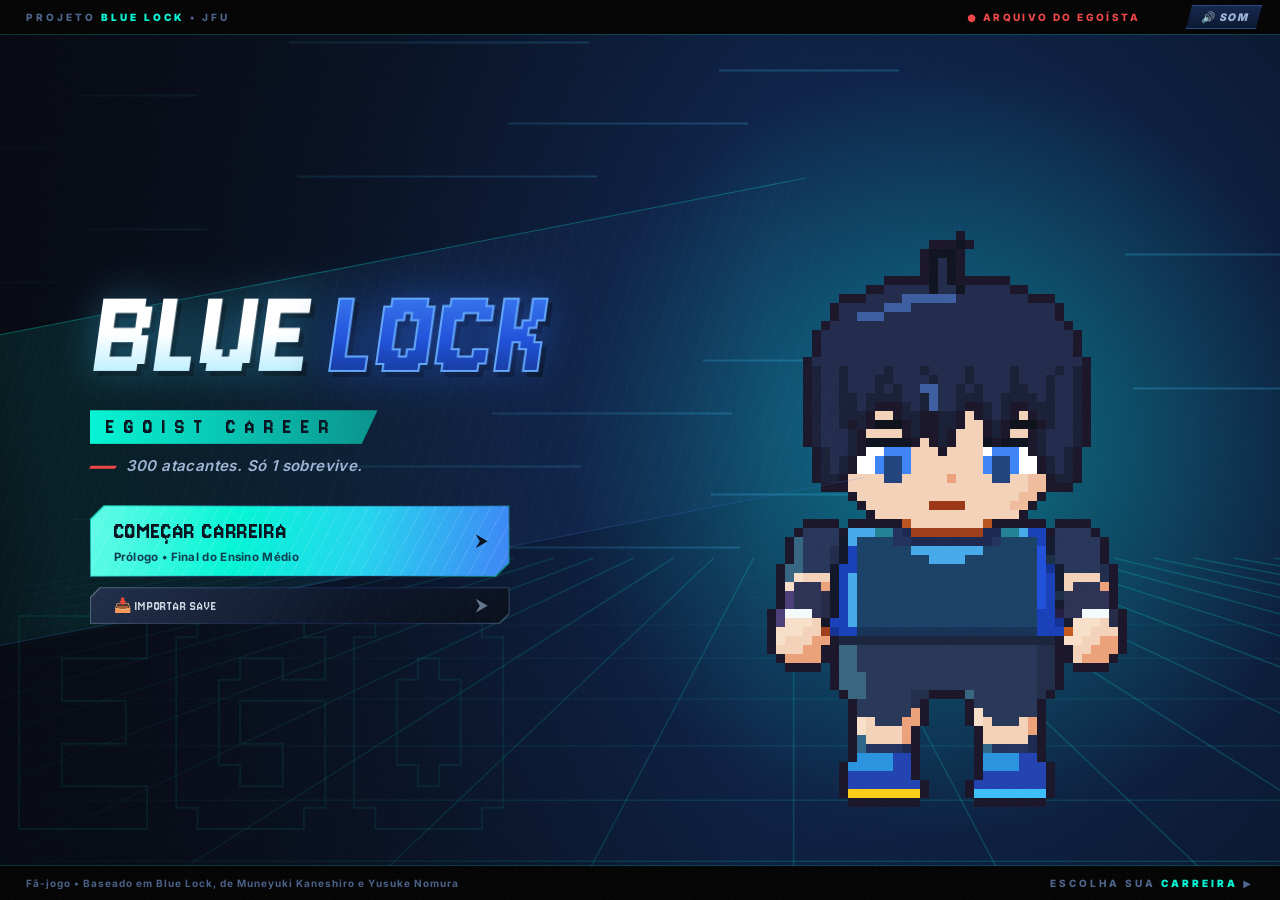
<file: index.html>
<!DOCTYPE html>
<html lang="pt-BR">
<head>
  <meta charset="UTF-8" />
  <meta name="viewport" content="width=device-width, initial-scale=1.0, viewport-fit=cover" />
  <title>BLUE LOCK: Egoist Career</title>
  <!-- App instalável (Android: "Instalar app"; iPhone: Compartilhar → "Adicionar à Tela de Início") -->
  <link rel="manifest" href="manifest.webmanifest">
  <meta name="theme-color" content="#03060f">
  <link rel="icon" type="image/png" href="icons/icon-192.png">
  <link rel="apple-touch-icon" href="icons/apple-touch-icon.png">
  <meta name="apple-mobile-web-app-capable" content="yes">
  <meta name="mobile-web-app-capable" content="yes">
  <meta name="apple-mobile-web-app-status-bar-style" content="black-translucent">
  <meta name="apple-mobile-web-app-title" content="Blue Lock">
  <link rel="stylesheet" href="css/tokens.css">
  <link rel="stylesheet" href="css/componentes.css">
  <link rel="stylesheet" href="css/style.css" />
  <link rel="stylesheet" href="css/atributos.css" />
  <link rel="stylesheet" href="css/ui_shell.css">
  <link rel="stylesheet" href="css/ui_historia.css">
  <link rel="stylesheet" href="css/ui_perfil.css">
  <link rel="stylesheet" href="css/ui_colecao.css">
  <link rel="stylesheet" href="css/ui_time.css">
  <link rel="stylesheet" href="css/mobile_telas.css">
  <link rel="stylesheet" href="css/mobile.css">
  <link rel="stylesheet" href="css/duo.css">
  <link rel="stylesheet" href="css/hub.css">
  <link rel="stylesheet" href="css/save.css">
</head>
<body>

  <!-- ================================================================== -->
  <!-- TELA INICIAL (abre o jogo; o hub de carreira fica atrás dela)      -->
  <!-- ================================================================== -->
  <div id="title-screen" class="title-screen open">
    <canvas id="title-canvas" width="1280" height="720"></canvas>
    <div class="title-content">
      <div class="title-logo">
        <span class="title-logo-blue">BLUE</span><span class="title-logo-lock">LOCK</span>
      </div>
      <div class="title-sub">EGOIST CAREER</div>
      <div class="title-tagline">300 atacantes. Só 1 sobrevive.</div>
      <div id="title-menu" class="title-menu"></div>
    </div>
    <button class="title-mute js-mute-btn" onclick="SFX.toggleMute()">🔊 SOM</button>
    <div class="title-footer">Fã-jogo • Baseado em Blue Lock, de Muneyuki Kaneshiro e Yusuke Nomura</div>
  </div>

  <!-- CRIAR / EDITAR JOGADOR (✏️ na frente do nome): App.openCreator -->
  <div id="creator-screen" class="creator-screen"></div>

  <!-- BARRA DE NAVEGAÇÃO SUPERIOR -->
  <nav class="top-nav-bar">
    <button class="top-tab-btn tab-story active" data-tab="HISTORIA">HISTÓRIA</button>
    <button class="top-tab-btn" data-tab="PROFILE">PERFIL</button>
    <button class="top-tab-btn" data-tab="ESTATISTICAS">ATRIBUTOS</button>
    <button class="top-tab-btn" data-tab="TREINO">TREINOS</button>
    <button class="top-tab-btn" data-tab="ARMAS">ARMAS</button>
    <button class="top-tab-btn tab-fluxo" data-tab="FLUXO">FLUXO</button>
    <button class="top-tab-btn tab-shop" data-tab="LOJA">🛒 LOJA</button>
    <button class="top-tab-btn" data-tab="EQUIPE">EQUIPE</button>
    <button class="top-tab-btn" data-tab="RELACIONAMENTOS">RELAÇÕES</button>
    <button class="top-tab-btn" data-tab="CONQUISTAS">CONQUISTAS</button>
    <button class="top-tab-btn" data-tab="OBJECTIVES">OBJETIVOS</button>
    <button class="top-tab-btn tab-menu js-mute-btn" onclick="SFX.toggleMute()">🔊 SOM</button>
    <button class="top-tab-btn tab-menu-2" onclick="App.openTitleScreen()">☰ MENU</button>
  </nav>

  <!-- SUB-CABEÇALHO DE PERFIL E MOEDAS -->
  <header class="ego-subheader">
    <div class="player-meta-left">
      <button class="pencil-btn" title="Personalizar jogador" onclick="App.openCreator('edit')">✏️</button>
      <span class="player-title-big js-player-name">Yori Triver</span>
      <span class="pos-pill js-player-pos">LW</span>
      <button class="btn-mudar" onclick="App.changePosition()">MUDAR</button>
      <span class="ovr-header-badge js-player-ovr">OVR 147</span>
      <span class="gear-note js-chapter-note"></span>
    </div>
    <div class="currencies-right">
      <div class="currency-item" title="Giros de Arma e Fluxo">
        <span>🎰 GIROS:</span>
        <span class="js-spins" style="color:#00f5d4">5</span>
      </div>
      <div class="currency-item" title="Giros da Sorte (compre na LOJA)">
        <span>🍀 SORTE:</span>
        <span class="js-lucky" style="color:#4ade80">0</span>
      </div>
      <div class="currency-item" title="Pontos de Habilidade para evoluir OVR">
        <span>⚡ SP:</span>
        <span class="js-sp" style="color:#f59e0b">15</span>
      </div>
      <div class="currency-item" title="EgoCoins">
        <span>💠 EGOCOINS:</span>
        <span class="js-egocoins" style="color:#60a5fa">1200</span>
      </div>
    </div>
  </header>

  <main class="main-workspace">

    <!-- ================================================================== -->
    <!-- ABA 0: HISTÓRIA (capítulo atual + linha do tempo da campanha)       -->
    <!-- ================================================================== -->
    <section id="tab-HISTORIA" class="tab-panel active">
      <div id="story-hub"></div>
    </section>

    <!-- ================================================================== -->
    <!-- ABA 1: PERFIL & ARMÁRIO (IGUAL À PRINT 2)                           -->
    <!-- ================================================================== -->
    <section id="tab-PROFILE" class="tab-panel">
      <div class="profile-three-cols">
        <!-- Coluna 1: o seu jogador -->
        <div class="panel-box">
          <div class="viewport-header">
            <span>SEU JOGADOR</span>
            <div class="viewport-btns">
              <button class="active" onclick="App.toggleViewportFacing('front')">FRENTE</button>
              <button onclick="App.toggleViewportFacing('back')">COSTAS</button>
            </div>
          </div>
          <div class="viewport-canvas-wrap">
            <canvas id="profile-viewport-canvas" width="240" height="270"></canvas>
          </div>
          <div class="viewport-footer">
            <div>
              <span class="shirt-num-gold js-shirt-number-preview">#11</span>
              <strong class="js-shirt-name-preview" style="margin-left:8px">TRIVER</strong>
              <div style="font-size:10px; color:#94a3b8">Acessórios e Fluxo aparecem em campo</div>
            </div>
            <button class="btn-mudar" onclick="App.switchTab('ARMAS')">ARMAS ▶</button>
          </div>
        </div>

        <!-- Coluna 2: Armário (acessórios da Print 2) -->
        <div class="panel-box">
          <div class="viewport-header">
            <span>ARMÁRIO</span>
            <span id="locker-owned-count">1 DE 10</span>
          </div>
          <div class="locker-filters-row">
            <button class="locker-filter-btn active" onclick="App.setLockerFilter('ALL', this)">TODOS</button>
            <button class="locker-filter-btn" onclick="App.setLockerFilter('HEAD', this)">CABEÇA</button>
            <button class="locker-filter-btn" onclick="App.setLockerFilter('FACE', this)">ROSTO</button>
            <button class="locker-filter-btn" onclick="App.setLockerFilter('ARM', this)">BRAÇO</button>
            <button class="locker-filter-btn" onclick="App.setLockerFilter('WRIST', this)">PULSO</button>
            <button class="locker-filter-btn" onclick="App.setLockerFilter('HANDS', this)">MÃOS</button>
            <button class="locker-filter-btn" onclick="App.setLockerFilter('BACK', this)">COSTAS</button>
          </div>
          <div id="locker-grid" class="locker-grid"></div>
        </div>

        <!-- Coluna 3: Camisa & aparência -->
        <div class="panel-box">
          <div class="viewport-header"><span>CAMISA & APARÊNCIA</span></div>
          <div style="font-size:11px; color:#94a3b8; margin-bottom:6px">NOME COMPLETO</div>
          <input id="profile-name-input" class="ego-input" style="margin-bottom:12px" value="Yori Triver" oninput="App.updateAppearance('name', this.value)" />

          <div class="shirt-input-row">
            <div>
              <div style="font-size:10px; color:#94a3b8; margin-bottom:4px">NOME NA CAMISA</div>
              <input id="profile-shirt-input" class="ego-input" value="TRIVER" oninput="App.updateAppearance('shirtName', this.value.toUpperCase())" />
            </div>
            <div>
              <div style="font-size:10px; color:#94a3b8; margin-bottom:4px">NÚMERO</div>
              <input id="profile-number-input" class="ego-input" type="number" min="1" max="99" value="11" oninput="App.updateAppearance('number', parseInt(this.value || 11, 10))" />
            </div>
          </div>

          <hr style="border-color:#1e3a6e; margin:14px 0" />
          <div class="viewport-header"><span>VISUAL</span></div>

          <div class="customizer-row">
            <span>Estilo de Cabelo:</span>
            <select id="hair-style-select" class="ego-input" style="width:150px" onchange="App.updateAppearance('hairStyle', this.value)">
              <option value="isagi">Protagonista (Isagi)</option>
              <option value="spiky_tall">Espetado Clássico</option>
              <option value="bachira_bob">Duas Cores (Bachira)</option>
              <option value="rin_fringe">Franja Assassina (Rin)</option>
              <option value="nagi_fluffy">Bagunçado Gênio (Nagi)</option>
              <option value="barou_flame">Labaredas do Rei (Barou)</option>
              <option value="shidou_horns">Explosão (Shidou)</option>
              <option value="kunigami_spike">Espetado Herói (Kunigami)</option>
              <option value="ego_bob">Chanel Reto (Ego)</option>
              <option value="kaiser_gradient">Imperador (Kaiser)</option>
              <option value="parted_glasses">Com Óculos (Yukimiya)</option>
              <option value="chigiri_long">Longo Veloz (Chigiri)</option>
              <option value="sae_spiky">Gênio Espetado (Sae)</option>
              <option value="loki_flattop">Topo Reto (Loki)</option>
              <option value="hugo_wavy">Ondulado (Hugo)</option>
              <option value="reo_bun">Coque (Reo)</option>
            </select>
          </div>
          <div class="customizer-row">
            <span>Cor do Cabelo:</span>
            <input id="hair-color-input" type="color" value="#1b2340" onchange="App.updateAppearance('hairColor', this.value)" />
          </div>
          <div class="customizer-row">
            <span>Mechas / Secundária:</span>
            <input id="hair-secondary-input" type="color" value="#3a5ba0" onchange="App.updateAppearance('hairSecondary', this.value)" />
          </div>
          <div class="customizer-row">
            <span>Cor dos Olhos (Ego):</span>
            <input id="eye-color-input" type="color" value="#3b82f6" onchange="App.updateAppearance('eyeColor', this.value)" />
          </div>

          <div style="margin-top:16px; display:flex; flex-direction:column; gap:8px">
            <button class="btn-play-chapter js-current-chapter-btn-label" style="width:100%; margin:0; font-size:14px" onclick="App.launchChapterMatch()">
              CONTINUAR HISTÓRIA ▶
            </button>
          </div>
        </div>
      </div>
    </section>

    <!-- ================================================================== -->
    <!-- ABA 2: ESTATÍSTICAS & OVERALL (IGUAL À PRINT 3)                    -->
    <!-- ================================================================== -->
    <section id="tab-ESTATISTICAS" class="tab-panel">
      <!-- Visual em css/atributos.css; textos, barras, boneco e radar em App.renderStatsTab -->
      <div id="atr-root" class="atr-root">

        <!-- VITRINE DO JOGADOR: OVR gigante, classificação, boneco com aura e ficha -->
        <div class="atr-showcase atr-frame atr-grain">
          <div class="atr-sc-slash" aria-hidden="true"></div>
          <div class="atr-watermark" id="atr-watermark" aria-hidden="true">11</div>
          <canvas id="stats-viewport-canvas" class="atr-sc-canvas" width="400" height="560"></canvas>
          <div class="atr-letterbox"><span>EGOIST <b>PROFILE</b></span><span>BLUE LOCK</span></div>

          <div class="atr-sc-top">
            <div class="atr-ovr-block">
              <div class="atr-ovr-num" id="atr-ovr-num">0</div>
              <div class="atr-ovr-tag"><span>OVR</span><b class="atr-pos" id="atr-pos">LW</b></div>
            </div>
            <div class="atr-grade">
              <div class="atr-cap">CLASSIFICAÇÃO GERAL</div>
              <div class="atr-emblem" id="atr-emblem"><span id="stats-rank-letter">E</span></div>
              <div class="atr-grade-label" id="atr-rank-label">RANK E</div>
              <div class="atr-grade-ovr" id="stats-rank-ovr">OVR 0</div>
            </div>
          </div>

          <div class="atr-sc-bottom">
            <div class="atr-personality" id="atr-personality">PERSONALIDADE: SAÍDA / EGOÍSTA</div>
            <div class="atr-name-row">
              <span class="atr-number" id="atr-number">#11</span>
              <span class="atr-name" id="atr-name">YORI TRIVER</span>
            </div>
            <div class="atr-info">
              <div><small>ALTURA</small><strong id="atr-height">5' 11"</strong></div>
              <div><small>PÉ DOMINANTE</small><strong id="stats-foot">DIREITA</strong></div>
              <div><small>RANKING BL</small><strong id="atr-blr">—</strong></div>
            </div>
          </div>
        </div>

        <div class="atr-main">
          <div class="atr-top">
            <!-- PONTOS DE HABILIDADE -->
            <div class="atr-sp atr-frame">
              <div class="atr-sp-count">
                <div class="atr-sp-title">Pontos de Habilidade</div>
                <div class="atr-sp-big"><span class="atr-sp-num js-sp" id="atr-sp-num">0</span><span class="atr-sp-unit">SP</span></div>
              </div>
              <div class="atr-sp-ctrl-row">
                <div class="atr-qty">
                  <div class="atr-cap">ADICIONAR QUANTIDADE POR CLIQUE</div>
                  <div class="atr-qty-ctrls">
                    <button class="atr-qbtn" onclick="App.changeSpMultiplier(-1)" title="Diminuir"><span>-</span></button>
                    <div class="atr-qty-display" id="sp-mult-display">1</div>
                    <button class="atr-qbtn" onclick="App.changeSpMultiplier(1)" title="Aumentar"><span>+</span></button>
                    <button class="atr-qbtn atr-max" onclick="App.changeSpMultiplier('MAX')"><span>MÁXIMO</span></button>
                  </div>
                </div>
                <button class="atr-reset" onclick="App.resetSkillPoints()"><span>Redefinir todos os SP - 750 EGOCOIN</span></button>
              </div>
              <p class="atr-sp-hint">
                Clique no botão <strong>+</strong> ao lado de cada atributo abaixo ou vá na aba <strong>TREINOS</strong> para evoluir seu Overall rumo ao World Class!
              </p>
            </div>

            <!-- RADAR (6 eixos que juntam os 12 atributos) -->
            <div class="atr-radar atr-frame">
              <div class="atr-radar-head"><span class="atr-cap">PERFIL DE JOGO</span><span class="atr-radar-scale" id="atr-radar-scale">0–50</span></div>
              <canvas id="atr-radar-cv" width="280" height="160"></canvas>
            </div>
          </div>

          <div class="atr-cats">
            <div class="atr-cat atr-frame" style="--cat:#00f5d4">
              <div class="atr-cat-head"><span class="atr-cat-name">FÍSICO</span><span class="atr-cat-avg"><small>MÉDIA</small><b id="atr-avg-fisico">0</b></span></div>
              <div id="stats-list-fisico" class="atr-list"></div>
            </div>
            <div class="atr-cat atr-frame" style="--cat:#3b82f6">
              <div class="atr-cat-head"><span class="atr-cat-name">TÉCNICA</span><span class="atr-cat-avg"><small>MÉDIA</small><b id="atr-avg-tecnica">0</b></span></div>
              <div id="stats-list-tecnica" class="atr-list"></div>
            </div>
            <div class="atr-cat atr-frame" style="--cat:#a78bfa">
              <div class="atr-cat-head"><span class="atr-cat-name">MENTAL</span><span class="atr-cat-avg"><small>MÉDIA</small><b id="atr-avg-mental">0</b></span></div>
              <div id="stats-list-mental" class="atr-list"></div>
            </div>
          </div>
        </div>
      </div>
    </section>

    <!-- ================================================================== -->
    <!-- ABA 3: ARMAS (SPIN GACHA 7 RARIDADES + SKILLS 1, 2 E 3)            -->
    <!-- ================================================================== -->
    <section id="tab-ARMAS" class="tab-panel">
      <div id="weapon-lock-status"></div>

      <div class="gacha-action-bar">
        <div>
          <h2>ROLETA DE ARMAS</h2>
          <p style="font-size:12px; color:#cbd5e1">
            Raridades: <span style="color:#94a3b8">Comum</span> •
            <span style="color:#22c55e">Incomum</span> •
            <span style="color:#38bdf8">Raro</span> •
            <span style="color:#a855f7">Épico</span> •
            <span style="color:#facc15">Lendário</span> •
            <span style="color:#ef4444">Mítico</span> •
            <span style="color:#00f5d4">World Class (Classe Mundial)</span>
          </p>
        </div>
        <div id="weapon-spin-buttons" style="display:flex; gap:10px; flex-wrap:wrap"></div>
      </div>

      <div class="slots-two-cols">
        <div id="weapon-slot-1-box"></div>
        <div id="weapon-slot-2-box"></div>
      </div>

      <h3 style="margin-bottom:4px">TUDO QUE PODE SAIR NA ROLETA:</h3>
      <p style="font-size:12px; color:#94a3b8; margin-bottom:10px">Você não escolhe e não guarda armas: a que sair é a sua até você girar de novo.</p>
      <div id="weapons-catalog-grid"></div>
    </section>

    <!-- ================================================================== -->
    <!-- ABA 4: FLUXO & EVOLUÇÃO NEL (METAVISION / PREDATOR EYE)            -->
    <!-- ================================================================== -->
    <section id="tab-FLUXO" class="tab-panel">
      <div class="gacha-action-bar" style="border-color:#ef4444">
        <div>
          <h2>FLUXO</h2>
          <p style="font-size:12px; color:#cbd5e1">
            Até a Liga Neo Egoísta você possui 1 Fluxo. Na NEL você libera o 2º Slot de Fluxo e desperta o <strong>Metavision</strong> ou <strong>Predator Eye</strong>!
          </p>
        </div>
        <div id="flow-spin-buttons" style="display:flex; gap:10px; flex-wrap:wrap"></div>
      </div>

      <div id="flow-slots-container" class="slots-two-cols"></div>

      <h3 style="margin:14px 0 8px">👁️ EVOLUÇÕES DESPERTADAS NA LIGA NEO EGOÍSTA (NEL):</h3>
      <div id="nel-evolutions-container" class="stats-three-pillars" style="margin-bottom:18px"></div>

      <h3 style="margin-bottom:4px">TODOS OS FLUXOS QUE PODEM SAIR NA ROLETA:</h3>
      <p style="font-size:12px; color:#94a3b8; margin-bottom:10px">Sem inventário: o fluxo que sair substitui o seu.</p>
      <div id="flows-catalog-grid"></div>
    </section>

    <!-- ================================================================== -->
    <!-- LOJA: giros normais e Giros da Sorte (mais chance de raridade alta) -->
    <!-- ================================================================== -->
    <section id="tab-LOJA" class="tab-panel">
      <div id="shop-box"></div>
    </section>

    <!-- ================================================================== -->
    <!-- ABA 5: TREINOS (ESQUEMA DE TREINO PARA SUBIR OVERALL & QUÍMICA)    -->
    <!-- ================================================================== -->
    <section id="tab-TREINO" class="tab-panel">
      <div class="gacha-action-bar">
        <div>
          <h2>CENTRO DE TREINAMENTO</h2>
          <p style="font-size:12px; color:#cbd5e1">
            Cada treino é um minigame em campo. Ganha atributos de verdade (veja o efeito na aba ATRIBUTOS) e Pontos de Habilidade.
          </p>
        </div>
      </div>
      <div id="training-drills-grid" class="slots-two-cols"></div>
    </section>

    <!-- ================================================================== -->
    <!-- ABA 8: EQUIPE — MOSTRA APENAS A EQUIPE ATUAL DA FASE DA HISTÓRIA   -->
    <!-- ================================================================== -->
    <section id="tab-EQUIPE" class="tab-panel">
      <div class="gacha-action-bar">
        <div>
          <h2 id="current-story-team-title">EQUIPE</h2>
          <p style="font-size:12px; color:#cbd5e1">
            Seu time e o adversário mudam com o capítulo da história.
          </p>
        </div>
      </div>
      <div id="all-characters-grid" class="slots-two-cols"></div>
    </section>

    <!-- ================================================================== -->
    <!-- ABA 9: RELACIONAMENTOS & REAÇÕES QUÍMICAS                          -->
    <!-- ================================================================== -->
    <section id="tab-RELACIONAMENTOS" class="tab-panel">
      <div class="gacha-action-bar">
        <div>
          <h2>RELAÇÕES & REAÇÕES QUÍMICAS</h2>
          <p style="font-size:12px; color:#cbd5e1">
            Suas escolhas nos diálogos mudam a química com cada jogador. Em campo, com a bola, aperte <strong>C</strong>: o parceiro com mais química faz a jogada dele com você.
          </p>
        </div>
      </div>
      <div id="relationships-grid"></div>
    </section>

    <!-- ================================================================== -->
    <!-- ABA 10 & 11: CONQUISTAS & OBJECTIVES                               -->
    <!-- ================================================================== -->
    <section id="tab-CONQUISTAS" class="tab-panel">
      <h2 style="margin-bottom:12px">CONQUISTAS</h2>
      <div id="achievements-grid"></div>
    </section>

    <section id="tab-OBJECTIVES" class="tab-panel">
      <h2 style="margin-bottom:12px">OBJETIVOS</h2>
      <div id="objectives-grid"></div>
    </section>

  </main>

  <!-- ================================================================== -->
  <!-- OVERLAY DE PARTIDA EM TELA TODA (100vw x 100vh FULLSCREEN!)        -->
  <!-- ================================================================== -->
  <div id="fullscreen-match-overlay" class="fullscreen-match-overlay">
    <!-- HUD Superior Flutuante sobre o Campo em Tela Toda -->
    <div class="fullscreen-hud-top">
      <!-- Placar estilo transmissão de TV -->
      <div class="tv-scoreboard">
        <span id="match-home-name" class="tv-team home">BLUE LOCK</span>
        <span id="match-score-display" class="tv-score">0 - 0</span>
        <span id="match-away-name" class="tv-team away">RIVAL</span>
        <span id="match-time-display" class="tv-clock">1:30</span>
      </div>
      <span id="match-target-display" class="tv-goal">META 0/3</span>
      <span class="tv-rating">NOTA <b id="match-rating-display">6.0</b></span>
      <div class="match-bars-wrap">
        <div>
          <div class="meter-label" style="color:#22c55e">FÔLEGO <kbd>SHIFT</kbd></div>
          <div class="mini-meter"><div id="match-stamina-bar" class="mini-meter-fill" style="width:100%; background:#22c55e"></div></div>
        </div>
        <div>
          <div class="meter-label" style="color:#00f5d4">FLUXO <kbd>G</kbd></div>
          <div class="mini-meter"><div id="match-flow-bar" class="mini-meter-fill" style="width:75%; background:#00f5d4"></div></div>
        </div>
        <div>
          <div class="meter-label" style="color:#ec4899">QUÍMICA <kbd>C</kbd></div>
          <div class="mini-meter"><div id="match-chem-bar" class="mini-meter-fill" style="width:85%; background:#ec4899"></div></div>
        </div>
        <button class="hud-exit-btn js-mute-btn" onclick="SFX.toggleMute()">🔊 SOM</button>
        <button class="hud-exit-btn" onclick="MatchEngine.openPauseMenu()">⏸ PAUSA <kbd>ESC</kbd></button>
      </div>
    </div>

    <!-- Canvas 100% Tela Toda -->
    <canvas id="match-canvas" width="1366" height="768"></canvas>

    <!-- Menu de pausa (ESC): continuar, controles, som e desistir -->
    <div id="pause-overlay" class="pause-overlay"></div>

    <!-- Tutorial (1ª partida da carreira e 1ª no Blue Lock): o passo atual -->
    <div id="tutorial-panel" class="tutorial-panel"></div>

    <!-- Barra Inferior Flutuante de Controles e Skills -->
    <div class="fullscreen-hud-bottom">
      <span class="hud-skill-btn" style="border-color:#22c55e; cursor:default">
        <span class="key-badge" style="background:#22c55e; color:#090d16">SHIFT</span> CORRER
      </span>
      <span class="hud-skill-btn" style="border-color:#facc15; cursor:default" title="Segure Q ou E enquanto solta o chute">
        <span class="key-badge" style="background:#facc15; color:#090d16">Q / E</span> CHUTE CURVADO
      </span>
      <button class="hud-skill-btn" style="border-color:#00f5d4" onclick="MatchEngine.dribbleMove()">
        <span class="key-badge" style="background:#00f5d4; color:#090d16">ESPAÇO</span> DRIBLAR
      </button>
      <button class="hud-skill-btn" style="border-color:#facc15" onclick="MatchEngine.passBall()">
        <span class="key-badge" style="background:#facc15; color:#090d16">MOUSE DIR</span> DAR PASSE
      </button>
      <button class="hud-skill-btn" style="border-color:#38bdf8" onclick="MatchEngine.callForPass()">
        <span class="key-badge" style="background:#38bdf8; color:#090d16">R</span> PEDIR BOLA
      </button>
      <button class="hud-skill-btn" style="border-color:#f97316" onclick="MatchEngine.slideTackle()">
        <span class="key-badge" style="background:#f97316; color:#090d16">F</span> CARRINHO
      </button>
      <button id="hud-skill-1" class="hud-skill-btn" onclick="MatchEngine.useWeaponSkill('1')">
        <span class="key-badge">1</span> Skill 1
      </button>
      <button id="hud-skill-2" class="hud-skill-btn" onclick="MatchEngine.useWeaponSkill('2')">
        <span class="key-badge">2</span> Skill 2
      </button>
      <button id="hud-skill-3" class="hud-skill-btn" onclick="MatchEngine.useWeaponSkill('3')">
        <span class="key-badge">3</span> Skill 3
      </button>
      <button id="hud-skill-4" class="hud-skill-btn" style="display:none" onclick="MatchEngine.useWeaponSkill('4')"></button>
      <button id="hud-skill-5" class="hud-skill-btn" style="display:none" onclick="MatchEngine.useWeaponSkill('5')"></button>
      <button id="hud-skill-6" class="hud-skill-btn" style="display:none" onclick="MatchEngine.useWeaponSkill('6')"></button>
      <button class="hud-skill-btn" style="border-color:#00f5d4" onclick="MatchEngine.activateFlow()">
        <span class="key-badge" style="background:#00f5d4; color:#090d16">G</span> FLUXO
      </button>
      <button class="hud-skill-btn" style="border-color:#ec4899" onclick="MatchEngine.triggerChemicalReaction()">
        <span class="key-badge" style="background:#ec4899; color:#fff">C</span> QUÍMICA
      </button>
    </div>
  </div>

  <!-- ================================================================== -->
  <!-- OVERLAY DE ANIMAÇÃO DO ANIME/MANGÁ (MUDANÇA DE ÂNGULOS + GOL!)      -->
  <!-- ================================================================== -->
  <div id="sakuga-anime-overlay" class="sakuga-anime-overlay">
    <div class="sakuga-top-controls">
      <div id="sakuga-angle-buttons" style="display:flex; gap:6px; align-items:center; flex-wrap:wrap">
        <span style="color:#facc15; font-weight:900; font-size:12px; margin-right:6px">🎥 SELECIONAR ÂNGULO DA CÂMERA:</span>
        <button class="hud-skill-btn" onclick="CutsceneEngine.setSakugaAngle(0)">[1] Disputa & Sorte</button>
        <button class="hud-skill-btn" onclick="CutsceneEngine.setSakugaAngle(1)">[2] Olhos do Ego & Aiku</button>
        <button class="hud-skill-btn" style="border-color:#00f5d4" onclick="CutsceneEngine.setSakugaAngle(2)">[3] Chute Mudando 3 Ângulos!</button>
        <button class="hud-skill-btn" onclick="CutsceneEngine.setSakugaAngle(3)">[4] Câmera na Bola</button>
        <button class="hud-skill-btn" style="border-color:#22c55e" onclick="CutsceneEngine.setSakugaAngle(4)">[5] Bola Batendo na Rede!</button>
      </div>
      <div style="display:flex; gap:8px">
        <button class="btn-play-chapter" style="margin:0; padding:6px 14px" onclick="CutsceneEngine.cineAdvance()">AVANÇAR ▶</button>
        <button class="vn-skip-btn" onclick="CutsceneEngine.finishSakuga()">PULAR ▶▶</button>
      </div>
    </div>
    <canvas id="sakuga-action-canvas" width="1280" height="720" onclick="CutsceneEngine.cineAdvance()"></canvas>
  </div>

  <!-- MODAL DE INTRODUÇÃO DE PARTIDA -->
  <div id="match-intro-modal" class="ego-modal">
    <div class="cinematic-box">
      <div id="match-intro-body"></div>
      <button class="btn-dilemma shoot-choice" style="margin-top:16px" onclick="App.closeIntroAndPlay()">
        ENTRAR EM CAMPO ▶
      </button>
    </div>
  </div>

  <!-- MODAL CINEMATOGRÁFICO ("QUATRO EGOS", DILEMA DO PASSE, GACHA) -->
  <div id="cinematic-modal" class="ego-modal">
    <div id="cinematic-modal-content" style="width:100%; display:flex; justify-content:center"></div>
  </div>

  <!-- TELA DE CUTSCENE ESTILO AS IMAGENS 1 E 2 (TRAINING CENTRE / VISUAL NOVEL) -->
  <div id="vn-cutscene-overlay" class="vn-cutscene-overlay">
    <div class="vn-letterbox-top"></div>

    <div class="vn-scene-viewport" onclick="CutsceneEngine.next()">
      <!-- Nuvens do Céu -->
      <div class="vn-cloud" style="top:18px; left:2%; width:220px"></div>
      <div class="vn-cloud" style="top:86px; left:30%; width:310px"></div>
      <div class="vn-cloud" style="top:45px; left:70%; width:215px"></div>

      <!-- Escudo Superior Esquerdo (Imagem 1) -->
      <div class="vn-club-crest">
        <div id="vn-crest-title" class="vn-crest-header">BLUE LOCK</div>
        <div style="font-size:38px; font-weight:900; color:#091532; margin-top:14px">⚽</div>
      </div>

      <!-- Prédio "TRAINING CENTRE" ao Fundo (Imagem 1 e 2) -->
      <div class="vn-building">
        <div id="vn-building-title" class="vn-building-sign">BLUE LOCK  TRAINING CENTRE</div>
        <div class="vn-building-gold-line"></div>
        <div class="vn-windows-row">
          <div class="vn-window"></div><div class="vn-window"></div><div class="vn-window"></div>
          <div class="vn-window"></div><div class="vn-window"></div><div class="vn-window"></div>
          <div class="vn-window"></div><div class="vn-window"></div><div class="vn-window"></div>
          <div class="vn-window"></div><div class="vn-window"></div><div class="vn-window"></div>
          <div class="vn-window"></div><div class="vn-window"></div>
        </div>
      </div>

      <!-- Grade e Placas Amarelas de Patrocínio -->
      <div class="vn-fence-bar"></div>
      <div class="vn-sponsors-row">
        <div class="vn-sponsor-board">BLUE LOCK</div>
        <div class="vn-sponsor-board">EMILIA AUTO</div>
        <div class="vn-sponsor-board">DUCALE</div>
        <div class="vn-sponsor-board">CROCE SPORT</div>
        <div class="vn-sponsor-board">JFU JAPAN</div>
        <div class="vn-sponsor-board">NEO EGOIST</div>
      </div>

      <!-- Gramado Listrado -->
      <div class="vn-grass-floor"></div>

      <!-- Bonecos Gigantes em Close-Up no Centro (Igual à Imagem 2!) -->
      <canvas id="vn-stage-canvas" class="vn-stage-canvas" width="900" height="470"></canvas>

      <!-- Caixa Azul de Diálogo com Retrato em Moldura (Igual à Imagem 1 e 2) -->
      <div class="vn-dialogue-box">
        <div class="vn-portrait-frame">
          <canvas id="vn-portrait-canvas" width="132" height="136"></canvas>
        </div>
        <div class="vn-dialogue-content">
          <div id="vn-speaker-name" class="vn-speaker-plate">COACH / EGO</div>
          <div id="vn-dialogue-text" class="vn-dialogue-text">Clique para avançar o diálogo...</div>
          <div class="vn-click-continue">CLIQUE PARA CONTINUAR ▶</div>
        </div>
      </div>
    </div>

    <!-- Barra Preta Inferior (SEM botão de voltar para trás, apenas PULAR >>) -->
    <div class="vn-letterbox-bottom">
      <button class="vn-skip-btn" onclick="CutsceneEngine.skip()">PULAR >></button>
    </div>
  </div>

  <!-- NOTIFICAÇÃO TOAST -->
  <div id="ego-toast" class="ego-toast"></div>

  <!-- SCRIPTS DO JOGO -->
  <script src="js/data_characters.js"></script>
  <script src="js/data_weapons_flows.js"></script>
  <script src="js/data_story.js"></script>
  <script src="js/data_duo.js"></script>
  <script src="js/sound_engine.js"></script>
  <script src="js/music_engine.js"></script>
  <script src="js/pixel_renderer.js"></script>
  <script src="js/sprite_rig.js"></script>
  <script src="js/data_animations.js"></script>
  <script src="js/sprite_bridge.js"></script>
  <script src="js/cutscene_engine.js"></script>
  <script src="js/cine_kit.js"></script>
  <script src="js/cine_inicio.js"></script>
  <script src="js/cine_espanha.js"></script>
  <script src="js/cine_fox.js"></script>
  <script src="js/cine_final.js"></script>
  <script src="js/cine_rin.js"></script>
  <script src="js/cine_fox2.js"></script>
  <script src="js/cine_luck.js"></script>
  <script src="js/cine_partida.js"></script>
  <script src="js/cine_fluxos_a.js"></script>
  <script src="js/cine_fluxos_b.js"></script>
  <script src="js/cine_fluxos_c.js"></script>
  <script src="js/cine_fluxos_d.js"></script>
  <script src="js/cine_fluxos_e.js"></script>
  <script src="js/cine_hugo.js"></script>
  <script src="js/cine_duo.js"></script>
  <script src="js/cine_wildcard.js"></script>
  <script src="js/cine_manga.js"></script>
  <script src="js/cine_selecao1.js"></script>
  <script src="js/cine_selecao2.js"></script>
  <script src="js/cine_federacao.js"></script>
  <script src="js/cine_final_franca.js"></script>
  <script src="js/cine_bola_ouro.js"></script>
  <script src="js/bg_estadios.js"></script>
  <script src="js/bg_bluelock.js"></script>
  <script src="js/bg_mundo.js"></script>
  <script src="js/match_engine.js"></script>
  <script src="js/ego_fx.js"></script>
  <!-- js/vendor/peerjs.min.js (a parte online do Modo Dupla) é carregado só quando a sala abre: js/duo_net.js -->
  <script src="js/duo_net.js"></script>
  <script src="js/duo_match.js"></script>
  <script src="js/state.js"></script>
  <script src="js/save.js"></script>
  <script src="js/app.js"></script>
  <script src="js/save_transfer.js"></script>
  <script src="js/duo_mode.js"></script>
  <script src="js/duo_career.js"></script>
  <script src="js/duo_saga.js"></script>
  <script src="js/ui_shell.js"></script>
  <script src="js/easter_eggs.js"></script>
  <script src="js/mobile.js"></script>
  <script src="js/ui_historia.js"></script>
  <script src="js/ui_perfil.js"></script>
  <script src="js/ui_colecao.js"></script>
  <script src="js/ui_time.js"></script>
  <script src="js/abas.js"></script>
  <script src="js/hub.js"></script>
  <script src="js/hub3d.js"></script>
  <script src="js/hub3d_cidade.js"></script>
  <script src="js/hub3d_gl.js"></script>
  <script src="js/hub3d_estadio.js"></script>
  <script src="js/torcida.js"></script>
  <script src="js/cine3d.js"></script>
  <script src="js/cine3d_kit.js"></script>
  <script src="js/cine_roteiro.js"></script>
  <script src="js/cine3d_inicio.js"></script>
  <script src="js/cine3d_selecao1.js"></script>
  <script src="js/cine3d_selecao2.js"></script>
  <script src="js/cine3d_manga.js"></script>
  <script src="js/cine3d_partida.js"></script>
  <script src="js/cine_art.js"></script>
  <script src="js/cine3d_u20.js"></script>
  <script src="js/cine3d_rin.js"></script>
  <script src="js/cine3d_wildcard.js"></script>
  <script src="js/cine3d_federacao.js"></script>
  <script src="js/cine3d_fox.js"></script>
  <script src="js/cine3d_fox2.js"></script>
  <script src="js/cine3d_espanha.js"></script>
  <script src="js/cine3d_final.js"></script>
  <script src="js/cine3d_bola_ouro.js"></script>
  <script src="js/cine3d_duo.js"></script>
  <!-- roteiros do lote 1: grupo C -->
  <script src="js/roteiros/sae_interview.js"></script>
  <script src="js/roteiros/camp_night.js"></script>
  <script src="js/roteiros/ballon_dor.js"></script>
  <script src="js/roteiros/u20_celebration.js"></script>
  <script src="js/roteiros/duo_regra.js"></script>
  <script src="js/roteiros/duo_final.js"></script>
  <!-- roteiros do lote 1: grupo A -->
  <script src="js/roteiros/grupo_a_comum.js"></script>
  <script src="js/roteiros/first_selection_awakening.js"></script>
  <script src="js/roteiros/barou_king.js"></script>
  <script src="js/roteiros/world_five.js"></script>
  <script src="js/roteiros/rin_rival.js"></script>
  <script src="js/roteiros/rin_takes_bachira.js"></script>
  <!-- roteiros do lote 1: grupo B -->
  <script src="js/roteiros/placar_tv.js"></script>
  <script src="js/roteiros/scripted_shot.js"></script>
  <script src="js/roteiros/chem_reaction.js"></script>
  <script src="js/roteiros/monster_awaken.js"></script>
  <script src="js/roteiros/nel_metavision_goal.js"></script>
  <script src="js/roteiros/duo_ressonancia.js"></script>
  <script src="js/treino_academia.js"></script>
</body>
</html>
</file>
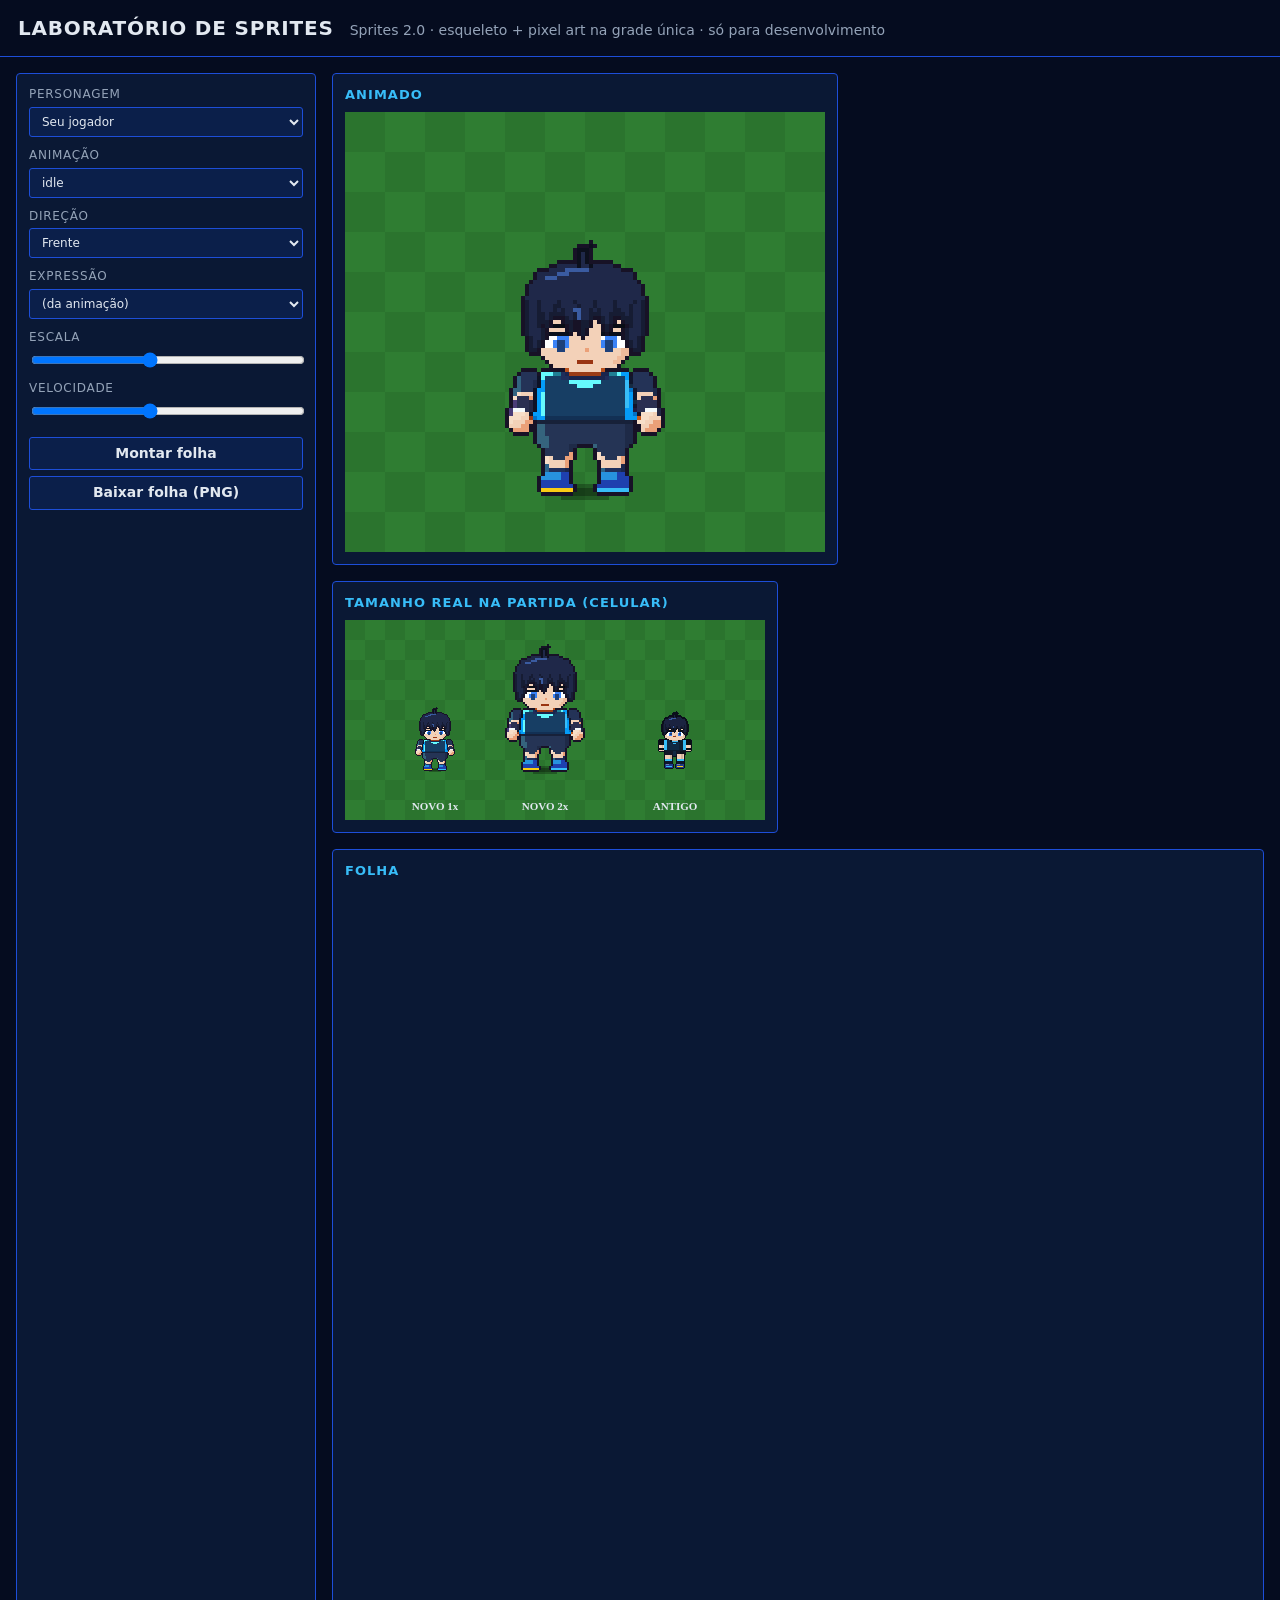
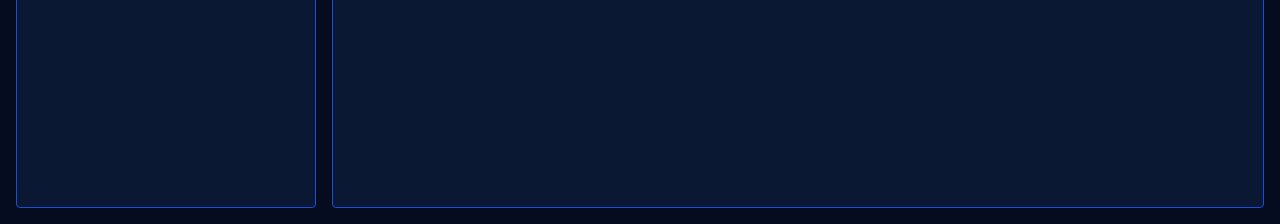
<file: sprites-lab.html>
<!doctype html>
<html lang="pt-BR">
<head>
<meta charset="utf-8">
<meta name="viewport" content="width=device-width, initial-scale=1">
<title>Laboratório de Sprites</title>
<!-- Ferramenta só de desenvolvimento (sem link no jogo): testa as SPRITES 2.0 e exporta folhas -->
<style>
  :root { --bg: #050c1f; --panel: #0a1834; --line: #1d4ed8; --fg: #e2e8f0; --muted: #94a3b8; --accent: #38bdf8; }
  * { box-sizing: border-box; }
  body { margin: 0; background: var(--bg); color: var(--fg); font: 14px/1.4 "Segoe UI", system-ui, sans-serif; }
  header { padding: 14px 18px; border-bottom: 1px solid var(--line); display: flex; gap: 16px; align-items: baseline; flex-wrap: wrap; }
  header b { font-size: 20px; letter-spacing: .04em; }
  header span { color: var(--muted); }
  main { display: grid; grid-template-columns: 300px 1fr; gap: 16px; padding: 16px; }
  @media (max-width: 760px) { main { grid-template-columns: 1fr; } }
  .panel { background: var(--panel); border: 1px solid var(--line); border-radius: 4px; padding: 12px; }
  label { display: grid; gap: 4px; margin-bottom: 10px; color: var(--muted); font-size: 12px; text-transform: uppercase; letter-spacing: .06em; }
  select, input[type=range], button { width: 100%; }
  select, button { background: #0b1f4a; color: var(--fg); border: 1px solid var(--line); border-radius: 3px; padding: 6px 8px; font: inherit; }
  button { cursor: pointer; font-weight: 700; margin-top: 6px; }
  button:hover { border-color: var(--accent); }
  .stage { display: grid; gap: 16px; }
  canvas { image-rendering: pixelated; display: block; max-width: 100%; }
  #prev { background: #2f7d32; }
  .row { display: flex; gap: 16px; flex-wrap: wrap; align-items: flex-start; }
  h3 { margin: 0 0 8px; font-size: 13px; letter-spacing: .08em; color: var(--accent); }
  #sheetWrap canvas { width: 100%; height: auto; }
</style>
</head>
<body>
<header><b>LABORATÓRIO DE SPRITES</b><span>Sprites 2.0 · esqueleto + pixel art na grade única · só para desenvolvimento</span></header>
<main>
  <section class="panel">
    <label>Personagem <select id="who"></select></label>
    <label>Animação <select id="anim"></select></label>
    <label>Direção <select id="dir"><option value="front">Frente</option><option value="right">Direita (3/4)</option><option value="left">Esquerda (3/4)</option><option value="back">Costas</option></select></label>
    <label>Expressão <select id="expr"><option value="">(da animação)</option></select></label>
    <label>Escala <input id="scale" type="range" min="1" max="8" value="4"></label>
    <label>Velocidade <input id="speed" type="range" min="0.25" max="2" step="0.25" value="1"></label>
    <button id="mkSheet">Montar folha</button>
    <button id="dlSheet">Baixar folha (PNG)</button>
  </section>
  <section class="stage">
    <div class="row">
      <div class="panel"><h3>ANIMADO</h3><canvas id="prev" width="480" height="440"></canvas></div>
      <div class="panel"><h3>TAMANHO REAL NA PARTIDA (CELULAR)</h3><canvas id="real" width="420" height="200"></canvas></div>
    </div>
    <div class="panel" id="sheetWrap"><h3>FOLHA</h3><canvas id="sheet" width="10" height="10"></canvas></div>
  </section>
</main>
<script src="js/data_characters.js"></script>
<script src="js/data_weapons_flows.js"></script>
<script src="js/data_story.js"></script>
<script src="js/pixel_renderer.js"></script>
<script src="js/cutscene_engine.js"></script>
<script src="js/sprite_rig.js"></script>
<script src="js/data_animations.js"></script>
<script>
(function () {
  const PR = window.PixelRenderer;
  const RIG = PR.SpriteRig;
  const ANIMS = window.SPRITE_ANIMS;
  const EXPRS = ['normal', 'happy', 'determined', 'angry', 'laugh', 'sweat', 'sparkle', 'scared', 'smirk'];
  const EXPR_PT = { normal: 'NORMAL', happy: 'FELIZ', determined: 'DETERMINADO', angry: 'BRAVO', laugh: 'RINDO', sweat: 'SUANDO', sparkle: 'BRILHANDO', scared: 'ASSUSTADO', smirk: 'SORRISO DE CANTO' };

  // Seu jogador = o visual padrão do criador (estilo Isagi) com o uniforme padrão
  const YOU = { id: 'you', name: 'Seu jogador', skinColor: '#f3d1b8', hairColor: '#1b2340', hairSecondary: '#3a5ba0', eyeColor: '#3b82f6', eyeStyle: 'default', hairStyle: 'isagi', jerseyPrimary: '#0f2942', jerseySecondary: '#38bdf8', number: 11, auraColor: '#00f5d4' };
  const CHARS = [YOU].concat(window.BLUE_LOCK_CHARACTERS || []);
  // da história: terno do Ego, blazer da Anri e o disfarce casual do Bunny
  [['EGO', 'ego', 'Ego (terno)'], ['ANRI', 'anri', 'Anri (blazer)'], ['DISFARÇADO', 'bunny', 'Bunny (casual)']].forEach(([n, id, nm]) => {
    try {
      const c = window.CutsceneEngine && window.CutsceneEngine.getSpeakerCharData(n);
      if (c && c.name) CHARS.push(Object.assign({}, c, { id: 'story_' + id, name: nm }));
    } catch (e) {}
  });
  const ACC = { you: ['wristband'], barou: ['captain_armband'] };
  const byId = (id) => CHARS.find((c) => c.id === id) || YOU;

  const $ = (id) => document.getElementById(id);
  CHARS.forEach((c) => $('who').add(new Option(c.name, c.id)));
  Object.keys(ANIMS).forEach((k) => $('anim').add(new Option(k, k)));
  EXPRS.forEach((e) => $('expr').add(new Option(EXPR_PT[e], e)));

  const dirOpts = (dir) => ({ view: dir === 'back' ? 'back' : dir === 'front' ? 'front' : 'side', left: dir === 'left' });
  // Quadro da animação num tempo t (em ticks), respeitando a duração de cada quadro
  function frameAt(anim, t) {
    const fr = anim.frames;
    const total = fr.reduce((s, f) => s + (f.d || 6), 0);
    let tt = anim.loop === false ? Math.min(t, total - 1) : t % total;
    for (let i = 0; i < fr.length; i++) {
      tt -= fr[i].d || 6;
      if (tt < 0) return i;
    }
    return fr.length - 1;
  }

  // Desenha um quadro com o chão numa linha (baseline) e o quadril no centro (cx), escala k
  function put(g, cd, pose, cx, base, k, o = {}) {
    const f = RIG.frame(cd, pose, Object.assign({ accessories: ACC[cd.id] || [], shirtNumber: cd.number, frame: 3 }, o));
    g.imageSmoothingEnabled = false;
    g.drawImage(f.cv, Math.round(cx - (18 - RIG.X0) * RIG.PX * k), Math.round(base - (RIG.GROUND_ROW + 1) * k), RIG.FW * k, RIG.FH * k);
  }
  function shadow(g, cx, base, k, w) {
    g.fillStyle = 'rgba(0,0,0,0.28)';
    const rw = Math.round(w * k);
    const rh = Math.max(2, Math.round(2 * k));
    g.fillRect(cx - rw, base - Math.round(rh * 0.5), rw * 2, rh);
    g.fillRect(cx - rw + k * 2, base - rh, (rw - k * 2) * 2, rh * 2);
  }

  // ---------- animado
  let t = 0;
  function tick() {
    const cd = byId($('who').value);
    const anim = ANIMS[$('anim').value] || ANIMS.idle;
    const k = +$('scale').value;
    const dir = $('dir').value;
    const g = $('prev').getContext('2d');
    g.fillStyle = '#2f7d32';
    g.fillRect(0, 0, 480, 440);
    g.fillStyle = '#2b742e';
    for (let y = 0; y < 440; y += 40) for (let x = (y / 40) % 2 ? 40 : 0; x < 480; x += 80) g.fillRect(x, y, 40, 40);
    const i = frameAt(anim, Math.floor(t));
    const o = dirOpts(dir === 'front' && anim.view === 'side' ? 'right' : dir);
    if (anim.view === 'front' && dir !== 'front' && dir !== 'back') Object.assign(o, { view: 'side' });
    const ex = $('expr').value || undefined;
    const base = 380;
    shadow(g, 240, base, k, 8);
    put(g, cd, anim.frames[i], 240, base, k, Object.assign(o, { expr: ex, frame: Math.floor(t) }));
    // tamanho real (1x = caixa de 72 px; na partida ~50–70 px de altura) ao lado do antigo
    const r = $('real').getContext('2d');
    r.fillStyle = '#2f7d32';
    r.fillRect(0, 0, 420, 200);
    r.fillStyle = '#2b742e';
    for (let y = 0; y < 200; y += 20) for (let x = (y / 20) % 2 ? 20 : 0; x < 420; x += 40) r.fillRect(x, y, 20, 20);
    shadow(r, 90, 150, 1, 8);
    put(r, cd, anim.frames[i], 90, 150, 1, Object.assign({}, o, { frame: Math.floor(t) }));
    shadow(r, 200, 150, 2, 8);
    put(r, cd, anim.frames[i], 200, 150, 2, Object.assign({}, o, { frame: Math.floor(t) }));
    r.save();
    r.translate(330 - 29, 150 - 58 * (31.2 / 36) - 2);
    PR.drawCharacterSprite(r, cd, 58, 58, { facing: 'front', frame: Math.floor(t), animState: anim === ANIMS.run ? 'run' : 'idle', accessories: ACC[cd.id] || [] });
    r.restore();
    r.fillStyle = '#e2e8f0';
    r.font = '700 11px Segoe UI';
    r.textAlign = 'center';
    r.fillText('NOVO 1x', 90, 190);
    r.fillText('NOVO 2x', 200, 190);
    r.fillText('ANTIGO', 330, 190);
    t += +$('speed').value;
    requestAnimationFrame(tick);
  }

  // colunas ocupadas por um quadro (para espaçar a folha)
  const BB = new WeakMap();
  function bbox(cv) {
    if (BB.has(cv)) return BB.get(cv);
    const d = cv.getContext('2d').getImageData(0, 0, cv.width, cv.height).data;
    let a = cv.width;
    let b = 0;
    for (let y = 0; y < cv.height; y++) {
      for (let x = 0; x < cv.width; x++) {
        if (d[(y * cv.width + x) * 4 + 3]) {
          if (x < a) a = x;
          if (x > b) b = x;
        }
      }
    }
    const r = a > b ? [0, cv.width - 1] : [a, b];
    BB.set(cv, r);
    return r;
  }

  // ---------- folha (igual à referência)
  function sheet(cd, phase) {
    const Wd = 2200;
    const rows = [];
    const A = ANIMS;
    const ph = String(phase || 'all');
    const has = (n) => ph === 'all' || ph.includes(String(n));
    const side = (name, o = {}) => A[name].frames.map((f) => [f, Object.assign({ view: A[name].view }, o)]);
    if (has(1)) {
      rows.push({ label: 'IDLE', sub: '(PARADO)', frames: A.idle.frames.map((f) => [f, {}]), split: { label: 'DIREÇÕES', sub: '(BASE)', frames: [[A.idle.frames[0], { view: 'front' }, 'FRENTE'], [A.idle.frames[0], { view: 'side' }, 'DIREITA'], [A.idle.frames[0], { view: 'side', left: true }, 'ESQUERDA'], [A.idle.frames[0], { view: 'back' }, 'COSTAS']] } });
      rows.push({ label: 'CORRER', sub: '(RUN)', frames: side('run') });
      const fb = A.runFB || A.run;
      const bk = A.runB || A.run;
      rows.push({ label: 'CORRER', sub: '(FRENTE / COSTAS)', frames: fb.frames.filter((f, i) => i % 2 === 0).map((f) => [f, { view: 'front' }]).concat(bk.frames.filter((f, i) => i % 2 === 0).map((f) => [f, { view: 'back' }])) });
    }
    if (has(2)) {
      rows.push({ label: 'PULAR', sub: '(JUMP)', frames: side('jump') });
      rows.push({ label: 'CHUTAR', sub: '(KICK)', frames: side('kick') });
      rows.push({ label: 'DESLIZAR', sub: '(SLIDE)', frames: side('slide') });
      rows.push({ label: 'DIVIDIR', sub: '(CARRINHO)', frames: side('tackle') });
      rows.push({ label: 'CAIR', sub: '(FALL)', frames: side('fall') });
      rows.push({ label: 'FERIDO', sub: '(HURT)', frames: side('hurt') });
      rows.push({ label: 'COMEMORAÇÃO', sub: '(CELEBRATE)', frames: side('celebrate') });
    }
    if (has(3)) {
      rows.push({ label: 'GOLEIRO', sub: '(PONTE)', frames: side('dive', { accessories: ['gk_gloves'] }).concat(side('dive', { accessories: ['gk_gloves'], left: true }).slice(1, 3)) });
      rows.push({ label: 'BICICLETA', sub: '(BICYCLE)', frames: side('bicycle') });
      rows.push({ label: 'RABONA', sub: '+ PEDIR A BOLA', frames: side('rabona').concat(side('call')) });
    }
    const K = 3;
    const rowH = 92 * K;
    const top = 76;
    const Hd = top + rows.length * (rowH + 10) + 20;
    const cv = document.createElement('canvas');
    cv.width = Wd;
    cv.height = Math.max(Hd, has(2) ? 1260 : 1000);
    const g = cv.getContext('2d');
    g.fillStyle = '#050d22';
    g.fillRect(0, 0, Wd, cv.height);
    g.strokeStyle = 'rgba(56,189,248,0.05)';
    for (let x = 0; x < Wd; x += 24) { g.beginPath(); g.moveTo(x + 0.5, 0); g.lineTo(x + 0.5, cv.height); g.stroke(); }
    for (let y = 0; y < cv.height; y += 24) { g.beginPath(); g.moveTo(0, y + 0.5); g.lineTo(Wd, y + 0.5); g.stroke(); }
    const panel = (x, y, w, h) => {
      g.fillStyle = 'rgba(8,20,48,0.92)';
      g.fillRect(x, y, w, h);
      g.strokeStyle = '#1d4ed8';
      g.lineWidth = 2;
      g.strokeRect(x + 1, y + 1, w - 2, h - 2);
    };
    const label = (a, b, x, y) => {
      g.textAlign = 'left';
      g.fillStyle = '#e2e8f0';
      g.font = '900 19px Segoe UI';
      g.fillText(a, x, y);
      g.fillStyle = '#94a3b8';
      g.font = '800 12px Segoe UI';
      g.fillText(b, x, y + 18);
    };
    g.fillStyle = '#ffffff';
    g.font = 'italic 900 34px Segoe UI';
    g.textAlign = 'left';
    g.fillText('SPRITES - BLUE LOCK', 440, 48);
    g.fillStyle = '#93c5fd';
    g.font = 'italic 800 19px Segoe UI';
    g.fillText('(JOGÁVEL · SPRITES 2.0' + (phase ? ' · FASE ' + phase : '') + ')', 800, 48);
    g.fillStyle = '#0b1f4a';
    g.fillRect(Wd - 440, 18, 420, 42);
    g.strokeStyle = '#3b82f6';
    g.strokeRect(Wd - 439.5, 18.5, 419, 41);
    g.fillStyle = '#e2e8f0';
    g.font = '900 17px Segoe UI';
    g.fillText('PERSONAGEM: ' + cd.name.toUpperCase(), Wd - 424, 45);

    // retrato grande
    panel(20, 18, 400, 400);
    shadow(g, 220, 392, 5, 8);
    put(g, cd, A.idle.frames[0], 220, 392, 5, { view: 'front' });
    // tamanho real na partida (no gramado)
    panel(20, 430, 400, 250);
    g.fillStyle = '#e2e8f0';
    g.font = '900 15px Segoe UI';
    g.textAlign = 'center';
    g.fillText('TAMANHO REAL NA PARTIDA', 220, 456);
    g.fillStyle = '#2f7d32';
    g.fillRect(36, 468, 368, 196);
    g.fillStyle = '#2b742e';
    for (let y = 468; y < 664; y += 28) for (let x = 36 + (((y - 468) / 28) % 2 ? 28 : 0); x < 404; x += 56) g.fillRect(x, y, Math.min(28, 404 - x), Math.min(28, 664 - y));
    [[A.idle.frames[0], { view: 'front' }], [A.run.frames[0], { view: 'side' }], [A.run.frames[3], { view: 'side', left: true }], [A.idle.frames[0], { view: 'back' }]].forEach(([p, o], i) => {
      const cx = 80 + i * 86;
      shadow(g, cx, 560, 1, 8);
      put(g, cd, p, cx, 560, 1, o);
    });
    // o antigo, do mesmo tamanho, para comparar
    g.save();
    g.translate(80 - 29, 640 - 58 * (31.2 / 36) - 2);
    PR.drawCharacterSprite(g, cd, 58, 58, { facing: 'front', frame: 3, accessories: ACC[cd.id] || [] });
    g.restore();
    g.fillStyle = '#e2e8f0';
    g.font = '800 11px Segoe UI';
    g.fillText('ANTIGO', 80, 660);
    [[A.idle.frames[0], { view: 'front' }]].forEach(([p, o]) => {
      shadow(g, 166, 640, 1, 8);
      put(g, cd, p, 166, 640, 1, o);
    });
    g.fillStyle = '#e2e8f0';
    g.fillText('NOVO', 166, 660);

    // expressões (rosto ampliado 4x, recortado do quadro parado de frente)
    let ly = 692;
    if (has(2)) {
      panel(20, ly, 400, 520);
      g.fillStyle = '#e2e8f0';
      g.font = '900 15px Segoe UI';
      g.textAlign = 'center';
      g.fillText('EXPRESSÕES (ROSTO)', 220, ly + 26);
      EXPRS.forEach((ex, i) => {
        const cx = 34 + (i % 3) * 126;
        const cy = ly + 40 + Math.floor(i / 3) * 158;
        g.fillStyle = '#0b1736';
        g.fillRect(cx, cy, 118, 150);
        g.strokeStyle = '#1e3a8a';
        g.strokeRect(cx + 0.5, cy + 0.5, 117, 149);
        const f = RIG.frame(cd, A.idle.frames[0], { view: 'front', expr: ex === 'normal' ? null : ex, accessories: ACC[cd.id] || [], frame: 3 });
        g.imageSmoothingEnabled = false;
        // cabeça (38 x 42 px do quadro) ampliada 3x, sem distorcer
        g.drawImage(f.cv, 37, 20, 38, 42, cx + 2, cy + 2, 114, 126);
        g.fillStyle = '#94a3b8';
        g.font = '800 10px Segoe UI';
        g.fillText(EXPR_PT[ex], cx + 59, cy + 143);
      });
      ly += 532;
    }
    // bola e efeitos
    if (has(3)) {
      panel(20, ly, 400, 300);
      g.fillStyle = '#e2e8f0';
      g.font = '900 15px Segoe UI';
      g.textAlign = 'center';
      g.fillText('BOLA E EFEITOS', 220, ly + 26);
      const fx = document.createElement('canvas');
      fx.width = 100;
      fx.height = 60;
      const fg = fx.getContext('2d');
      [0, 4, 8, 12].forEach((fr, i) => RIG.drawBall(fg, 8 + i * 12, 8, fr));
      g.drawImage(fx, 0, 0, 56, 16, 40, ly + 44, 56 * 5, 16 * 5);
      g.fillStyle = '#94a3b8';
      g.font = '800 10px Segoe UI';
      g.fillText('BOLA GIRANDO (4 QUADROS)', 180, ly + 136);
      const k = A.kick.frames[3];
      const imp = RIG.frame(cd, k, { view: 'side', frame: 3 });
      g.drawImage(imp.cv, 56, 46, 56, 50, 40, ly + 150, 56 * 2.4, 50 * 2.4);
      g.fillText('RASTRO + IMPACTO', 108, ly + 290);
      const sl = RIG.frame(cd, A.slide.frames[3], { view: 'side', frame: 3 });
      g.drawImage(sl.cv, 0, 60, 112, 44, 210, ly + 170, 112 * 1.7, 44 * 1.7);
      g.fillText('POEIRA', 305, ly + 290);
      ly += 312;
    }

    // linhas
    const x0 = 440;
    rows.forEach((r, ri) => {
      const y = top + ri * (rowH + 10);
      const base = y + rowH - 26;
      if (r.split) {
        panel(x0, y, 900, rowH);
        panel(x0 + 912, y, Wd - 460 - 912, rowH);
        label(r.label, r.sub, x0 + 16, y + 40);
        r.frames.forEach(([p, o], k) => {
          const cx = x0 + 250 + k * 165;
          shadow(g, cx, base, K, 8);
          put(g, cd, p, cx, base, K, o);
        });
        label(r.split.label, r.split.sub, x0 + 928, y + 40);
        r.split.frames.forEach(([p, o, nm], k) => {
          const cx = x0 + 1150 + k * 150;
          shadow(g, cx, base, K, 8);
          put(g, cd, p, cx, base, K, o);
          g.fillStyle = '#94a3b8';
          g.font = '800 11px Segoe UI';
          g.textAlign = 'center';
          g.fillText(nm, cx, y + rowH - 6);
        });
        return;
      }
      panel(x0, y, Wd - 460, rowH);
      label(r.label, r.sub, x0 + 16, y + 40);
      // espaça pela largura real de cada quadro (deitado ocupa bem mais)
      const items = r.frames.map(([p, o], k) => {
        const oo = Object.assign({ accessories: ACC[cd.id] || [], shirtNumber: cd.number, frame: k * 4 }, o);
        const f = RIG.frame(cd, p, oo);
        return { p, o: oo, bb: bbox(f.cv) };
      });
      const avail = Wd - 460 - 210;
      const gap = 14;
      let KK = K;
      const total = (kk) => items.reduce((s, it) => s + (it.bb[1] - it.bb[0] + 1) * kk + gap, -gap);
      while (KK > 1 && total(KK) > avail) KK -= 1;
      let cur = x0 + 200 + Math.max(0, (avail - total(KK)) / 2);
      items.forEach((it) => {
        const w = (it.bb[1] - it.bb[0] + 1) * KK;
        const hipX = cur - it.bb[0] * KK + (18 - RIG.X0) * RIG.PX * KK;
        shadow(g, Math.round(cur + w / 2), base, KK, Math.max(6, w / KK / 2 - 4));
        put(g, cd, it.p, Math.round(hipX), base, KK, it.o);
        cur += w + gap;
      });
    });
    return cv;
  }

  $('mkSheet').onclick = () => {
    const cv = sheet(byId($('who').value));
    const dst = $('sheet');
    dst.width = cv.width;
    dst.height = cv.height;
    dst.getContext('2d').drawImage(cv, 0, 0);
  };
  $('dlSheet').onclick = () => {
    const cv = sheet(byId($('who').value));
    const a = document.createElement('a');
    a.download = 'folha_' + $('who').value + '.png';
    a.href = cv.toDataURL('image/png');
    a.click();
  };

  // Elenco: uma linha por personagem (direções, corrida, chute, pulo, comemoração e rosto)
  function roster(ids) {
    const A = ANIMS;
    const K = 3;
    const rowH = 92 * K;
    const W = 2200;
    const cv = document.createElement('canvas');
    cv.width = W;
    cv.height = 80 + ids.length * (rowH + 10);
    const g = cv.getContext('2d');
    g.fillStyle = '#050d22';
    g.fillRect(0, 0, W, cv.height);
    g.fillStyle = '#ffffff';
    g.font = 'italic 900 34px Segoe UI';
    g.textAlign = 'left';
    g.fillText('SPRITES - BLUE LOCK', 20, 48);
    g.fillStyle = '#93c5fd';
    g.font = 'italic 800 19px Segoe UI';
    g.fillText('(ELENCO · MESMAS POSES EM TODOS OS PERSONAGENS)', 380, 48);
    ids.forEach((id, ri) => {
      const cd = byId(id);
      const y = 70 + ri * (rowH + 10);
      g.fillStyle = 'rgba(8,20,48,0.92)';
      g.fillRect(20, y, W - 40, rowH);
      g.strokeStyle = '#1d4ed8';
      g.lineWidth = 2;
      g.strokeRect(21, y + 1, W - 42, rowH - 2);
      g.fillStyle = '#e2e8f0';
      g.font = '900 18px Segoe UI';
      g.fillText(cd.name.toUpperCase(), 36, y + 40);
      const acc = ACC[cd.id] || [];
      const list = [
        [A.idle.frames[0], { view: 'front' }], [A.idle.frames[0], { view: 'side' }], [A.idle.frames[0], { view: 'side', left: true }], [A.idle.frames[0], { view: 'back' }],
        [A.run.frames[0], { view: 'side' }], [A.run.frames[3], { view: 'side' }], [A.kick.frames[3], { view: 'side' }], [A.jump.frames[3], { view: 'side' }], [A.celebrate.frames[2], { view: 'front' }], [A.hurt.frames[2], { view: 'side' }]
      ];
      let cur = 300;
      const base = y + rowH - 26;
      list.forEach(([p, o], k) => {
        const oo = Object.assign({ accessories: acc, shirtNumber: cd.number, frame: k * 4 }, o);
        const f = RIG.frame(cd, p, oo);
        const bb = bbox(f.cv);
        const w = (bb[1] - bb[0] + 1) * K;
        shadow(g, Math.round(cur + w / 2), base, K, Math.max(6, w / K / 2 - 4));
        put(g, cd, p, Math.round(cur - bb[0] * K + (18 - RIG.X0) * RIG.PX * K), base, K, oo);
        cur += w + 16;
      });
    });
    return cv;
  }

  // ganchos para os testes automáticos (Chrome sem janela)
  window.LAB = { sheet: (id, phase) => sheet(byId(id), phase).toDataURL('image/png'), roster: (ids) => roster(ids).toDataURL('image/png'), byId, frameAt, RIG, CHARS };
  // #auto: não anima (o teste chama LAB.sheet direto)
  if (!location.hash.includes('auto')) tick();
})();
</script>
</body>
</html>
</file>
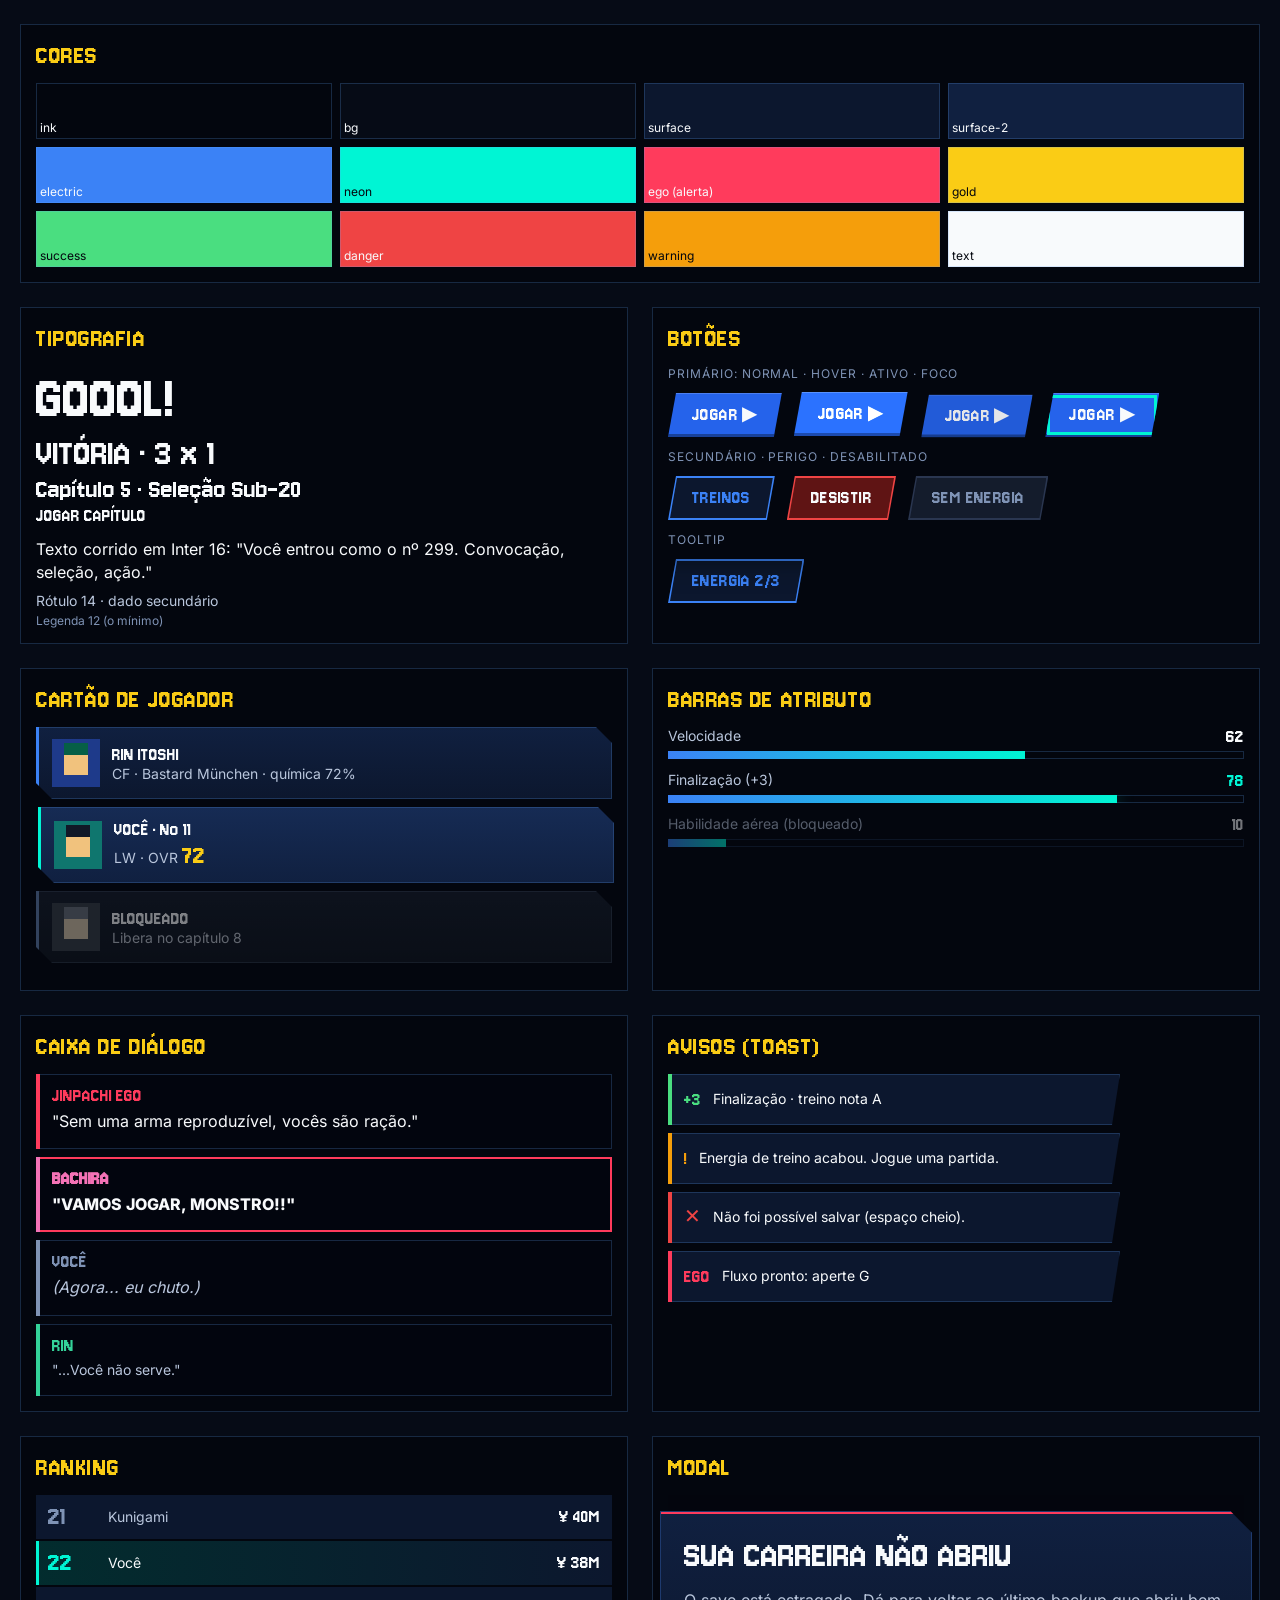
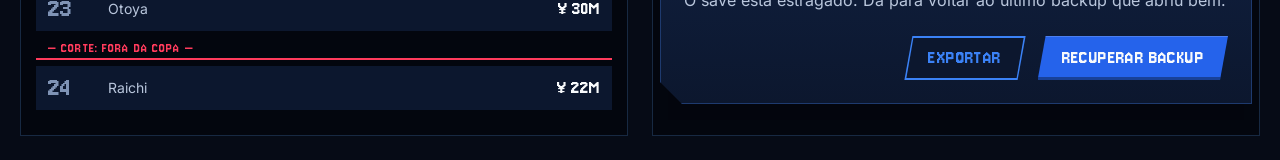
<file: testes/vitrine.html>
<!doctype html>
<html lang="pt-BR">
<head>
<meta charset="utf-8">
<meta name="viewport" content="width=device-width, initial-scale=1">
<title>Vitrine do design system</title>
<link rel="stylesheet" href="../css/tokens.css">
<link rel="stylesheet" href="../css/componentes.css">
<style>
  /* só da vitrine: mostrar os estados sem passar o mouse (hover/active/focus) */
  .bl-btn.v-hover { filter: brightness(1.15); transform: translateY(-1px); }
  .bl-btn.v-active { transform: translateY(1px) scale(0.98); filter: brightness(0.92); }
  .bl-btn.v-focus { outline: 3px solid var(--bl-neon); outline-offset: -5px; }
  .bl-card.v-hover { background: linear-gradient(180deg, var(--bl-surface-hover), var(--bl-surface-2)); transform: translateX(2px); }
  .bl-tip.v-tip::after { opacity: 1; transform: translate(-50%, 0); }
  body { margin: 0; background: var(--bl-bg); color: var(--bl-text); font-family: var(--bl-font-text); font-size: var(--bl-fs-3); }
  main { max-width: 1240px; margin: 0 auto; padding: var(--bl-sp-5) var(--bl-sp-4); display: grid; grid-template-columns: 1fr 1fr; gap: var(--bl-sp-5); }
  section { background: var(--bl-ink); padding: var(--bl-sp-4); box-shadow: inset 0 0 0 1px var(--bl-line); }
  h2 { margin: 0 0 var(--bl-sp-3); font-family: var(--bl-font-display); font-weight: 400; font-size: var(--bl-fs-5); color: var(--bl-gold); text-transform: uppercase; letter-spacing: var(--bl-track-display); }
  .row { display: flex; flex-wrap: wrap; gap: var(--bl-sp-3); align-items: center; margin-bottom: var(--bl-sp-3); }
  .lbl { width: 100%; font-size: var(--bl-fs-1); color: var(--bl-muted); text-transform: uppercase; letter-spacing: 0.08em; }
  .sw { display: grid; grid-template-columns: repeat(4, 1fr); gap: var(--bl-sp-2); }
  .sw div { height: 48px; display: flex; align-items: end; padding: var(--bl-sp-1); font-size: var(--bl-fs-1); box-shadow: inset 0 0 0 1px var(--bl-line); }
  .fs span { display: block; font-family: var(--bl-font-display); line-height: 1.05; }
  .wide { grid-column: 1 / -1; }
  .modal-demo { position: relative; display: grid; place-items: center; padding: var(--bl-sp-4); background: rgba(3, 6, 14, 0.78); }
</style>
</head>
<body>
<main>
  <section class="wide">
    <h2>Cores</h2>
    <div class="sw">
      <div style="background:var(--bl-ink)">ink</div><div style="background:var(--bl-bg)">bg</div><div style="background:var(--bl-surface)">surface</div><div style="background:var(--bl-surface-2)">surface-2</div>
      <div style="background:var(--bl-electric)">electric</div><div style="background:var(--bl-neon);color:#03060e">neon</div><div style="background:var(--bl-ego)">ego (alerta)</div><div style="background:var(--bl-gold);color:#03060e">gold</div>
      <div style="background:var(--bl-success);color:#03060e">success</div><div style="background:var(--bl-danger)">danger</div><div style="background:var(--bl-warning);color:#03060e">warning</div><div style="background:var(--bl-text);color:#03060e">text</div>
    </div>
  </section>
  <section>
    <h2>Tipografia</h2>
    <div class="fs">
      <span style="font-size:var(--bl-fs-7)">GOOOL!</span>
      <span style="font-size:var(--bl-fs-6)">VITÓRIA · 3 x 1</span>
      <span style="font-size:var(--bl-fs-5)">Capítulo 5 · Seleção Sub-20</span>
      <span style="font-size:var(--bl-fs-4)">JOGAR CAPÍTULO</span>
    </div>
    <p style="font-size:var(--bl-fs-3);line-height:var(--bl-lh-text);margin:var(--bl-sp-3) 0 var(--bl-sp-2)">Texto corrido em Inter 16: "Você entrou como o nº 299. Convocação, seleção, ação."</p>
    <p style="font-size:var(--bl-fs-2);color:var(--bl-text-2);margin:0">Rótulo 14 · dado secundário</p>
    <p style="font-size:var(--bl-fs-1);color:var(--bl-muted);margin:var(--bl-sp-1) 0 0">Legenda 12 (o mínimo)</p>
  </section>
  <section>
    <h2>Botões</h2>
    <div class="row"><span class="lbl">primário: normal · hover · ativo · foco</span>
      <button class="bl-btn">JOGAR ▶</button><button class="bl-btn v-hover">JOGAR ▶</button><button class="bl-btn v-active">JOGAR ▶</button><button class="bl-btn v-focus">JOGAR ▶</button></div>
    <div class="row"><span class="lbl">secundário · perigo · desabilitado</span>
      <button class="bl-btn bl-btn--secondary">TREINOS</button><button class="bl-btn bl-btn--danger">DESISTIR</button><button class="bl-btn" disabled>SEM ENERGIA</button></div>
    <div class="row"><span class="lbl">tooltip</span>
      <button class="bl-btn bl-btn--secondary bl-tip v-tip" data-tip="Cada treino gasta 1 de energia. Jogar uma partida recarrega.">ENERGIA 2/3</button></div>
  </section>
  <section>
    <h2>Cartão de jogador</h2>
    <div class="row" style="display:grid;gap:var(--bl-sp-2)">
      <div class="bl-card"><canvas class="bl-card__ava"></canvas><div><div class="bl-card__name">Rin Itoshi</div><div class="bl-card__meta">CF · Bastard München · química 72%</div></div></div>
      <button class="bl-card v-hover" style="--card-edge:var(--bl-neon)"><canvas class="bl-card__ava"></canvas><div><div class="bl-card__name">Você · nº 11</div><div class="bl-card__meta">LW · OVR <span class="bl-card__ovr">72</span></div></div></button>
      <button class="bl-card" aria-disabled="true"><canvas class="bl-card__ava"></canvas><div><div class="bl-card__name">Bloqueado</div><div class="bl-card__meta">Libera no capítulo 8</div></div></button>
    </div>
  </section>
  <section>
    <h2>Barras de atributo</h2>
    <div style="display:grid;gap:var(--bl-sp-3)">
      <div class="bl-bar" style="--v:62%"><span class="bl-bar__label">Velocidade</span><span class="bl-bar__value">62</span><div class="bl-bar__track"><div class="bl-bar__fill"></div></div></div>
      <div class="bl-bar bl-bar--up" style="--v:78%"><span class="bl-bar__label">Finalização (+3)</span><span class="bl-bar__value">78</span><div class="bl-bar__track"><div class="bl-bar__fill"></div></div></div>
      <div class="bl-bar bl-bar--locked" style="--v:10%"><span class="bl-bar__label">Habilidade aérea (bloqueado)</span><span class="bl-bar__value">10</span><div class="bl-bar__track"><div class="bl-bar__fill"></div></div></div>
    </div>
  </section>
  <section>
    <h2>Caixa de diálogo</h2>
    <div style="display:grid;gap:var(--bl-sp-2)">
      <div class="bl-dialog" style="--who:var(--bl-ego)"><span class="bl-dialog__who">Jinpachi Ego</span>"Sem uma arma reproduzível, vocês são ração."</div>
      <div class="bl-dialog bl-dialog--grito" style="--who:#f472b6"><span class="bl-dialog__who">Bachira</span>"VAMOS JOGAR, MONSTRO!!"</div>
      <div class="bl-dialog bl-dialog--pensamento"><span class="bl-dialog__who">Você</span>(Agora... eu chuto.)</div>
      <div class="bl-dialog bl-dialog--sussurro" style="--who:#34d399"><span class="bl-dialog__who">Rin</span>"...Você não serve."</div>
    </div>
  </section>
  <section>
    <h2>Avisos (toast)</h2>
    <div style="display:grid;gap:var(--bl-sp-2)">
      <div class="bl-toast bl-toast--ok"><b>+3</b> Finalização · treino nota A</div>
      <div class="bl-toast bl-toast--aviso"><b>!</b> Energia de treino acabou. Jogue uma partida.</div>
      <div class="bl-toast bl-toast--erro"><b>✕</b> Não foi possível salvar (espaço cheio).</div>
      <div class="bl-toast bl-toast--ego"><b>EGO</b> Fluxo pronto: aperte G</div>
    </div>
  </section>
  <section>
    <h2>Ranking</h2>
    <div class="bl-rank">
      <div class="bl-rank-row"><span class="bl-rank-row__pos">21</span><span>Kunigami</span><span class="bl-rank-row__val">¥ 40M</span></div>
      <div class="bl-rank-row bl-rank-row--you"><span class="bl-rank-row__pos">22</span><span>Você</span><span class="bl-rank-row__val">¥ 38M</span></div>
      <div class="bl-rank-row"><span class="bl-rank-row__pos">23</span><span>Otoya</span><span class="bl-rank-row__val">¥ 30M</span></div>
      <div class="bl-rank-cut">— corte: fora da Copa —</div>
      <div class="bl-rank-row"><span class="bl-rank-row__pos">24</span><span>Raichi</span><span class="bl-rank-row__val">¥ 22M</span></div>
    </div>
  </section>
  <section>
    <h2>Modal</h2>
    <div class="modal-demo">
      <div class="bl-modal bl-modal--ego" style="animation:none">
        <h3 class="bl-modal__title">Sua carreira não abriu</h3>
        <p style="margin:0;color:var(--bl-text-2)">O save está estragado. Dá para voltar ao último backup que abriu bem.</p>
        <div class="bl-modal__actions"><button class="bl-btn bl-btn--secondary">EXPORTAR</button><button class="bl-btn">RECUPERAR BACKUP</button></div>
      </div>
    </div>
  </section>
</main>
<script>
  // retratos de exemplo: blocos de pixel simples (a vitrine não carrega o jogo)
  document.querySelectorAll('.bl-card__ava').forEach((c, i) => {
    c.width = 12; c.height = 12;
    const g = c.getContext('2d');
    g.fillStyle = ['#1e3a8a', '#0f766e', '#334155'][i % 3]; g.fillRect(0, 0, 12, 12);
    g.fillStyle = '#f1c27d'; g.fillRect(3, 3, 6, 6);
    g.fillStyle = ['#065f46', '#111827', '#64748b'][i % 3]; g.fillRect(3, 1, 6, 3);
  });
</script>
</body>
</html>
</file>
<file: css/tokens.css>
/* ============================================================================
   TOKENS DO DESIGN SYSTEM — a única fonte de verdade de cor, tipo, espaço,
   cantos, sombra e movimento. Carregado ANTES de todos os outros CSS.
   Regras e exemplos: STYLE_GUIDE.md. Nada de cor ou tamanho solto fora daqui:
   os módulos (ui_*.css, hub.css...) usam var(--bl-*) ou apelidos que apontam
   para estes tokens.
   ============================================================================ */

/* ---------------------------------------------------------------- fontes
   Ficam na pasta do jogo (fonts/): iguais no PC, Android e iPhone, sem internet.
   Licença livre SIL OFL 1.1 (fonts/OFL-*.txt). O navegador só baixa a parte
   latin-ext se aparecer um caractere fora do português. */
@font-face {
  font-family: 'Jersey 10';
  font-style: normal;
  font-weight: 400;
  font-display: swap;
  src: url('../fonts/jersey10-latin.woff2') format('woff2');
  unicode-range: U+0000-00FF, U+0131, U+0152-0153, U+02BB-02BC, U+02C6, U+02DA, U+02DC, U+0304, U+0308, U+0329, U+2000-206F, U+20AC, U+2122, U+2191, U+2193, U+2212, U+2215, U+FEFF, U+FFFD;
}
@font-face {
  font-family: 'Jersey 10';
  font-style: normal;
  font-weight: 400;
  font-display: swap;
  src: url('../fonts/jersey10-latin-ext.woff2') format('woff2');
  unicode-range: U+0100-02BA, U+02BD-02C5, U+02C7-02CC, U+02CE-02D7, U+02DD-02FF, U+0304, U+0308, U+0329, U+1D00-1DBF, U+1E00-1E9F, U+1EF2-1EFF, U+2020, U+20A0-20AB, U+20AD-20C4, U+2113, U+2C60-2C7F, U+A720-A7FF;
}
@font-face {
  font-family: 'Inter';
  font-style: normal;
  font-weight: 100 900;
  font-display: swap;
  src: url('../fonts/inter-latin.woff2') format('woff2');
  unicode-range: U+0000-00FF, U+0131, U+0152-0153, U+02BB-02BC, U+02C6, U+02DA, U+02DC, U+0304, U+0308, U+0329, U+2000-206F, U+20AC, U+2122, U+2191, U+2193, U+2212, U+2215, U+FEFF, U+FFFD;
}
@font-face {
  font-family: 'Inter';
  font-style: normal;
  font-weight: 100 900;
  font-display: swap;
  src: url('../fonts/inter-latin-ext.woff2') format('woff2');
  unicode-range: U+0100-02BA, U+02BD-02C5, U+02C7-02CC, U+02CE-02D7, U+02DD-02FF, U+0304, U+0308, U+0329, U+1D00-1DBF, U+1E00-1E9F, U+1EF2-1EFF, U+2020, U+20A0-20AB, U+20AD-20C4, U+2113, U+2C60-2C7F, U+A720-A7FF;
}

:root {
  /* ---------------------------------------------------------------- cor
     Identidade Blue Lock: preto profundo, azul elétrico, neon, branco de alto
     contraste e UM acento de alerta (ego/perigo). Uso de cada uma: STYLE_GUIDE §2. */
  --bl-ink: #03060e; /* preto profundo: fundo de tela cheia, tarjas */
  --bl-bg: #060b16; /* fundo da página */
  --bl-surface: #0c172e; /* janelas, painéis */
  --bl-surface-2: #102040; /* cartões dentro de painéis */
  --bl-surface-hover: #162b54; /* cartão sob o mouse */
  --bl-line: rgba(96, 165, 250, 0.22); /* bordas finas, divisórias */
  --bl-line-strong: #1e3a6e; /* bordas de destaque discreto */

  --bl-electric: #3b82f6; /* azul elétrico: ação principal, links, seleção */
  --bl-electric-deep: #2563eb; /* fundo de botão primário */
  --bl-neon: #00f5d4; /* destaque: foco, ganho, o "agora" (barras, números que sobem) */
  --bl-ego: #ff3b5c; /* ALERTA de ego/perigo: despertar, rival, risco de eliminação */

  --bl-text: #f8fafc; /* texto principal (branco de alto contraste) */
  --bl-text-2: #b9c6dc; /* texto de apoio, descrições */
  --bl-muted: #7f93b5; /* rótulos, legendas, desabilitado */

  --bl-success: #4ade80; /* vitória, confirmação */
  --bl-danger: #ef4444; /* erro, derrota, ação destrutiva */
  --bl-warning: #f59e0b; /* aviso, energia baixa */
  --bl-gold: #facc15; /* recompensa, raridade, títulos de capítulo */

  /* ---------------------------------------------------------------- tipografia
     2 famílias: Jersey 10 (display, pixel de camisa de futebol) para títulos,
     números grandes e botões; Inter para texto corrido, rótulos e dados. */
  --bl-font-display: 'Jersey 10', 'Arial Narrow', 'Roboto Condensed', Impact, sans-serif;
  --bl-font-text: 'Inter', system-ui, -apple-system, 'Segoe UI', Roboto, Arial, sans-serif;
  /* escala fixa (px): 12 14 16 20 28 40 64 */
  --bl-fs-1: 12px; /* legenda mínima (nunca menor) */
  --bl-fs-2: 14px; /* rótulo, dado secundário */
  --bl-fs-3: 16px; /* texto corrido, diálogo */
  --bl-fs-4: 20px; /* subtítulo, botão */
  --bl-fs-5: 28px; /* título de seção */
  --bl-fs-6: 40px; /* título de tela */
  --bl-fs-7: 64px; /* impacto (GOL, VITÓRIA, nota) */
  --bl-lh-tight: 1.05; /* display */
  --bl-lh-text: 1.45; /* texto corrido */
  --bl-track-display: 0.02em;

  /* ---------------------------------------------------------------- espaço
     Só estes valores (px): 4 8 12 16 24 32 48 64 */
  --bl-sp-1: 4px;
  --bl-sp-2: 8px;
  --bl-sp-3: 12px;
  --bl-sp-4: 16px;
  --bl-sp-5: 24px;
  --bl-sp-6: 32px;
  --bl-sp-7: 48px;
  --bl-sp-8: 64px;

  /* ---------------------------------------------------------------- cantos cortados
     A assinatura visual: chanfro (clip-path) em vez de cantos arredondados */
  --bl-cut-s: 8px; /* botões pequenos, etiquetas */
  --bl-cut-m: 16px; /* cartões, botões */
  --bl-cut-l: 22px; /* janelas, modais */
  --bl-touch: 44px; /* área mínima de toque */

  /* ---------------------------------------------------------------- sombra e brilho */
  --bl-shadow: 0 10px 30px rgba(0, 0, 0, 0.45);
  --bl-glow-neon: 0 0 18px rgba(0, 245, 212, 0.35);
  --bl-glow-electric: 0 0 18px rgba(59, 130, 246, 0.45);
  --bl-focus: 0 0 0 3px var(--bl-bg), 0 0 0 5px var(--bl-neon); /* foco de teclado (anel duplo, cabe dentro do chanfro via outline-offset negativo) */

  /* ---------------------------------------------------------------- movimento
     Durações: rápida (resposta a toque/hover), média (abrir/trocar), lenta (entrada de tela). */
  --bl-dur-fast: 120ms;
  --bl-dur-med: 240ms;
  --bl-dur-slow: 480ms;
  --bl-ease-out: cubic-bezier(0.16, 1, 0.3, 1); /* entrar, aparecer */
  --bl-ease-in: cubic-bezier(0.7, 0, 0.84, 0); /* sair, sumir */
  --bl-ease-inout: cubic-bezier(0.65, 0, 0.35, 1); /* trocar de lugar */
  --bl-ease-snap: cubic-bezier(0.34, 1.56, 0.64, 1); /* impacto: número que sobe, carimbo */

  /* ---------------------------------------------------------------- camadas */
  --bl-z-hud: 100;
  --bl-z-panel: 1000;
  --bl-z-modal: 2000;
  --bl-z-toast: 3000;
  --bl-z-cine: 4000;
}

/* Quem pediu menos movimento no sistema: transições e animações viram instantâneas */
@media (prefers-reduced-motion: reduce) {
  :root {
    --bl-dur-fast: 0ms;
    --bl-dur-med: 0ms;
    --bl-dur-slow: 0ms;
  }
}
</file>
<file: css/componentes.css>
/* ============================================================================
   COMPONENTES PADRÃO — botão, cartão de jogador, barra de atributo, modal, caixa
   de diálogo, toast, painel de ranking e tooltip, cada um com hover, active,
   focus e disabled. Só usam os tokens de css/tokens.css. Vitrine com todos os
   estados: testes/vitrine.html. Regras: STYLE_GUIDE.md §5.
   ============================================================================ */

/* ---------------------------------------------------------------- base */
.bl-display {
  font-family: var(--bl-font-display);
  font-weight: 400;
  letter-spacing: var(--bl-track-display);
  line-height: var(--bl-lh-tight);
  text-transform: uppercase;
}

/* Foco de teclado visível em tudo que é clicável, inclusive com canto cortado
   (o contorno fica DENTRO do recorte, com outline-offset negativo) */
.bl-btn:focus-visible,
.bl-card:focus-visible,
.bl-rank-row:focus-visible {
  outline: 3px solid var(--bl-neon);
  outline-offset: -5px;
}

/* ---------------------------------------------------------------- botão
   Primário = a ação principal da tela (só um por tela). Secundário = o resto.
   Perigo = ação que apaga ou desiste. Desabilitado = não dá agora (diga o porquê). */
.bl-btn {
  --btn-bg: var(--bl-electric-deep);
  --btn-fg: var(--bl-text);
  --btn-edge: var(--bl-electric);
  position: relative;
  display: inline-flex;
  align-items: center;
  justify-content: center;
  gap: var(--bl-sp-2);
  min-height: var(--bl-touch);
  padding: var(--bl-sp-2) var(--bl-sp-5);
  border: 0;
  background: var(--btn-bg);
  color: var(--btn-fg);
  font-family: var(--bl-font-display);
  font-size: var(--bl-fs-4);
  letter-spacing: var(--bl-track-display);
  line-height: 1;
  text-transform: uppercase;
  cursor: pointer;
  clip-path: polygon(var(--bl-cut-s) 0, 100% 0, calc(100% - var(--bl-cut-s)) 100%, 0 100%);
  box-shadow: inset 0 -3px 0 rgba(0, 0, 0, 0.35), inset 0 1px 0 rgba(255, 255, 255, 0.18);
  transition: transform var(--bl-dur-fast) var(--bl-ease-out), filter var(--bl-dur-fast) var(--bl-ease-out), background-color var(--bl-dur-fast) var(--bl-ease-out);
  -webkit-tap-highlight-color: transparent;
  isolation: isolate; /* o ::before (miolo das variantes com borda) fica atrás do texto */
}
/* Variantes com borda: o botão inteiro é a cor da borda e o ::before é o miolo,
   recortado com o mesmo chanfro 2 px para dentro. Assim a borda acompanha também os
   lados inclinados (um box-shadow inset era cortado pelo clip-path). */
.bl-btn--secondary,
.bl-btn--danger,
.bl-btn:disabled,
.bl-btn[aria-disabled='true'] {
  background: var(--btn-edge);
}
.bl-btn--secondary::before,
.bl-btn--danger::before,
.bl-btn:disabled::before,
.bl-btn[aria-disabled='true']::before {
  content: '';
  position: absolute;
  inset: 2px;
  z-index: -1;
  background: var(--btn-bg);
  clip-path: polygon(calc(var(--bl-cut-s) - 1px) 0, 100% 0, calc(100% - var(--bl-cut-s) + 1px) 100%, 0 100%);
}
.bl-btn:hover {
  filter: brightness(1.15);
  transform: translateY(-1px);
}
.bl-btn:active {
  transform: translateY(1px) scale(0.98);
  filter: brightness(0.92);
  box-shadow: inset 0 2px 0 rgba(0, 0, 0, 0.35);
}
.bl-btn--secondary {
  --btn-bg: var(--bl-surface);
  --btn-fg: var(--bl-electric);
  --btn-edge: var(--bl-electric);
  box-shadow: none;
}
.bl-btn--danger {
  --btn-bg: #5f1414;
  --btn-fg: var(--bl-text);
  --btn-edge: var(--bl-danger);
  box-shadow: none;
}
.bl-btn:disabled,
.bl-btn[aria-disabled='true'] {
  --btn-bg: #141c2c;
  --btn-fg: var(--bl-muted);
  --btn-edge: #2a3650;
  cursor: not-allowed;
  filter: none;
  transform: none;
  box-shadow: none;
}

/* ---------------------------------------------------------------- cartão de jogador */
.bl-card {
  --card-edge: var(--bl-electric);
  position: relative;
  display: grid;
  grid-template-columns: auto 1fr;
  gap: var(--bl-sp-3);
  align-items: center;
  padding: var(--bl-sp-3) var(--bl-sp-4);
  background: linear-gradient(180deg, var(--bl-surface-2), var(--bl-surface));
  color: var(--bl-text);
  font-family: var(--bl-font-text);
  clip-path: polygon(0 0, calc(100% - var(--bl-cut-m)) 0, 100% var(--bl-cut-m), 100% 100%, var(--bl-cut-m) 100%, 0 calc(100% - var(--bl-cut-m)));
  box-shadow: inset 3px 0 0 var(--card-edge), inset 0 0 0 1px var(--bl-line);
  transition: background-color var(--bl-dur-fast) var(--bl-ease-out), transform var(--bl-dur-fast) var(--bl-ease-out);
}
button.bl-card,
a.bl-card {
  border: 0;
  text-align: left;
  cursor: pointer;
}
button.bl-card:hover,
a.bl-card:hover {
  background: linear-gradient(180deg, var(--bl-surface-hover), var(--bl-surface-2));
  transform: translateX(2px);
}
button.bl-card:active {
  transform: translateX(2px) scale(0.99);
}
.bl-card[aria-disabled='true'] {
  opacity: 0.5;
  filter: grayscale(0.6);
  cursor: not-allowed;
  transform: none;
}
.bl-card__ava {
  width: 48px;
  height: 48px;
  image-rendering: pixelated;
  background: var(--bl-ink);
  box-shadow: inset 0 0 0 1px var(--bl-line);
}
.bl-card__name {
  font-family: var(--bl-font-display);
  font-size: var(--bl-fs-4);
  line-height: var(--bl-lh-tight);
  text-transform: uppercase;
}
.bl-card__meta {
  font-size: var(--bl-fs-2);
  color: var(--bl-text-2);
}
.bl-card__ovr {
  font-family: var(--bl-font-display);
  font-size: var(--bl-fs-5);
  color: var(--bl-gold);
}

/* ---------------------------------------------------------------- barra de atributo */
.bl-bar {
  display: grid;
  grid-template-columns: minmax(0, 1fr) auto;
  gap: var(--bl-sp-1) var(--bl-sp-3);
  font-family: var(--bl-font-text);
  font-size: var(--bl-fs-2);
  color: var(--bl-text-2);
}
.bl-bar__label {
  overflow: hidden;
  text-overflow: ellipsis;
  white-space: nowrap;
}
.bl-bar__value {
  font-family: var(--bl-font-display);
  font-size: var(--bl-fs-4);
  line-height: 1;
  color: var(--bl-text);
}
.bl-bar__track {
  grid-column: 1 / -1;
  height: 8px;
  background: var(--bl-ink);
  box-shadow: inset 0 0 0 1px var(--bl-line);
  overflow: hidden;
}
.bl-bar__fill {
  height: 100%;
  width: var(--v, 0%);
  background: linear-gradient(90deg, var(--bl-electric), var(--bl-neon));
  transition: width var(--bl-dur-slow) var(--bl-ease-out);
}
/* ganho recente: o valor pula e o trecho novo brilha */
.bl-bar--up .bl-bar__value {
  color: var(--bl-neon);
  animation: bl-pop var(--bl-dur-med) var(--bl-ease-snap);
}
.bl-bar--up .bl-bar__fill {
  box-shadow: var(--bl-glow-neon);
}
.bl-bar--locked {
  opacity: 0.45;
}

/* ---------------------------------------------------------------- modal */
.bl-modal-backdrop {
  position: fixed;
  inset: 0;
  z-index: var(--bl-z-modal);
  display: grid;
  place-items: center;
  padding: var(--bl-sp-4);
  background: rgba(3, 6, 14, 0.78);
  animation: bl-fade var(--bl-dur-med) var(--bl-ease-out);
}
.bl-modal {
  width: min(560px, 100%);
  max-height: calc(100% - var(--bl-sp-6));
  overflow: auto;
  padding: var(--bl-sp-5);
  background: linear-gradient(180deg, var(--bl-surface-2), var(--bl-surface));
  color: var(--bl-text);
  font-family: var(--bl-font-text);
  font-size: var(--bl-fs-3);
  line-height: var(--bl-lh-text);
  clip-path: polygon(0 0, calc(100% - var(--bl-cut-l)) 0, 100% var(--bl-cut-l), 100% 100%, var(--bl-cut-l) 100%, 0 calc(100% - var(--bl-cut-l)));
  box-shadow: inset 0 0 0 1px var(--bl-line-strong), inset 0 3px 0 var(--bl-electric), var(--bl-shadow);
  animation: bl-rise var(--bl-dur-med) var(--bl-ease-out);
}
.bl-modal--ego {
  box-shadow: inset 0 0 0 1px var(--bl-line-strong), inset 0 3px 0 var(--bl-ego), var(--bl-shadow);
}
.bl-modal__title {
  margin: 0 0 var(--bl-sp-3);
  font-family: var(--bl-font-display);
  font-size: var(--bl-fs-6);
  font-weight: 400;
  line-height: var(--bl-lh-tight);
  text-transform: uppercase;
}
.bl-modal__actions {
  display: flex;
  flex-wrap: wrap;
  gap: var(--bl-sp-3);
  justify-content: flex-end;
  margin-top: var(--bl-sp-5);
}

/* ---------------------------------------------------------------- caixa de diálogo
   normal = fala; --grito = exclamação/raiva; --pensamento = entre parênteses;
   --sussurro = baixo. A caixa nunca fica transparente sobre a cena. */
.bl-dialog {
  position: relative;
  padding: var(--bl-sp-3) var(--bl-sp-4) var(--bl-sp-4);
  background: rgba(3, 6, 14, 0.94);
  color: var(--bl-text);
  font-family: var(--bl-font-text);
  font-size: var(--bl-fs-3);
  line-height: var(--bl-lh-text);
  box-shadow: inset 4px 0 0 var(--who, var(--bl-electric)), inset 0 0 0 1px var(--bl-line);
}
.bl-dialog__who {
  display: block;
  margin-bottom: var(--bl-sp-1);
  font-family: var(--bl-font-display);
  font-size: var(--bl-fs-4);
  line-height: 1;
  color: var(--who, var(--bl-electric));
  text-transform: uppercase;
}
.bl-dialog--grito {
  font-weight: 800;
  box-shadow: inset 4px 0 0 var(--who, var(--bl-ego)), inset 0 0 0 2px var(--bl-ego);
}
.bl-dialog--pensamento {
  font-style: italic;
  color: var(--bl-text-2);
  box-shadow: inset 4px 0 0 var(--bl-muted), inset 0 0 0 1px var(--bl-line);
}
.bl-dialog--pensamento .bl-dialog__who {
  font-style: normal; /* a fonte de título não tem itálico: o falso fica torto */
  color: var(--bl-muted);
}
.bl-dialog--sussurro {
  color: var(--bl-text-2);
  font-size: var(--bl-fs-2);
}

/* ---------------------------------------------------------------- toast (aviso) */
.bl-toast {
  display: flex;
  align-items: center;
  gap: var(--bl-sp-3);
  max-width: min(420px, calc(100vw - var(--bl-sp-6)));
  padding: var(--bl-sp-3) var(--bl-sp-4);
  background: var(--bl-surface);
  color: var(--bl-text);
  font-family: var(--bl-font-text);
  font-size: var(--bl-fs-2);
  line-height: 1.35;
  clip-path: polygon(0 0, 100% 0, calc(100% - var(--bl-cut-s)) 100%, 0 100%);
  box-shadow: inset 4px 0 0 var(--tone, var(--bl-electric)), inset 0 0 0 1px var(--bl-line), var(--bl-shadow);
  animation: bl-slide var(--bl-dur-med) var(--bl-ease-out);
}
.bl-toast b {
  font-family: var(--bl-font-display);
  font-size: var(--bl-fs-4);
  font-weight: 400;
  color: var(--tone, var(--bl-electric));
}
.bl-toast--ok { --tone: var(--bl-success); }
.bl-toast--erro { --tone: var(--bl-danger); }
.bl-toast--aviso { --tone: var(--bl-warning); }
.bl-toast--ego { --tone: var(--bl-ego); }

/* ---------------------------------------------------------------- painel de ranking */
.bl-rank {
  display: grid;
  gap: 2px;
  font-family: var(--bl-font-text);
  font-size: var(--bl-fs-2);
}
.bl-rank-row {
  display: grid;
  grid-template-columns: 48px 1fr auto;
  align-items: center;
  gap: var(--bl-sp-3);
  min-height: var(--bl-touch);
  padding: 0 var(--bl-sp-3);
  background: var(--bl-surface);
  color: var(--bl-text-2);
  transition: background-color var(--bl-dur-fast) var(--bl-ease-out);
}
.bl-rank-row:hover {
  background: var(--bl-surface-hover);
}
.bl-rank-row__pos {
  font-family: var(--bl-font-display);
  font-size: var(--bl-fs-5);
  line-height: 1;
  color: var(--bl-muted);
}
.bl-rank-row__val {
  font-family: var(--bl-font-display);
  font-size: var(--bl-fs-4);
  color: var(--bl-text);
}
.bl-rank-row--you {
  background: linear-gradient(90deg, rgba(0, 245, 212, 0.16), var(--bl-surface));
  color: var(--bl-text);
  box-shadow: inset 3px 0 0 var(--bl-neon);
}
.bl-rank-row--you .bl-rank-row__pos {
  color: var(--bl-neon);
}
/* linha de corte (eliminação): tudo abaixo dela está fora */
.bl-rank-cut {
  margin: var(--bl-sp-1) 0;
  padding: var(--bl-sp-1) var(--bl-sp-3);
  color: var(--bl-ego);
  font-family: var(--bl-font-display);
  font-size: var(--bl-fs-2);
  letter-spacing: 0.08em;
  text-transform: uppercase;
  box-shadow: inset 0 -2px 0 var(--bl-ego);
}

/* ---------------------------------------------------------------- tooltip */
.bl-tip {
  position: relative;
}
.bl-tip::after {
  content: attr(data-tip);
  position: absolute;
  left: 50%;
  bottom: calc(100% + var(--bl-sp-2));
  z-index: var(--bl-z-toast);
  width: max-content;
  max-width: 260px;
  padding: var(--bl-sp-2) var(--bl-sp-3);
  background: var(--bl-ink);
  color: var(--bl-text);
  font-family: var(--bl-font-text);
  font-size: var(--bl-fs-2);
  font-weight: 500;
  line-height: 1.35;
  text-transform: none;
  letter-spacing: 0;
  white-space: normal;
  box-shadow: inset 0 0 0 1px var(--bl-line-strong), var(--bl-shadow);
  opacity: 0;
  transform: translate(-50%, 4px);
  pointer-events: none;
  transition: opacity var(--bl-dur-fast) var(--bl-ease-out), transform var(--bl-dur-fast) var(--bl-ease-out);
}
.bl-tip:hover::after,
.bl-tip:focus-visible::after {
  opacity: 1;
  transform: translate(-50%, 0);
}

/* ---------------------------------------------------------------- animações nomeadas */
@keyframes bl-fade {
  from { opacity: 0; }
}
@keyframes bl-rise {
  from { opacity: 0; transform: translateY(12px); }
}
@keyframes bl-slide {
  from { opacity: 0; transform: translateX(24px); }
}
@keyframes bl-pop {
  0% { transform: scale(1); }
  45% { transform: scale(1.25); }
  100% { transform: scale(1); }
}

/* ---------------------------------------------------------------- texto pequeno
   Subtítulo, descrição e parágrafo dentro de um título/botão em Jersey 10 voltam para a
   Inter: a fonte de pixel abaixo de 16 px fica ilegível (STYLE_GUIDE §3). */
small,
p {
  font-family: var(--bl-font-text);
}

/* ---------------------------------------------------------------- foco de teclado global
   Todo botão e link do jogo mostra o foco (auditoria B13). O contorno fica por dentro
   (offset negativo) para aparecer mesmo com o canto cortado (clip-path). */
button:focus-visible,
a:focus-visible,
[role='button']:focus-visible,
input:focus-visible,
select:focus-visible {
  outline: 3px solid var(--bl-neon);
  outline-offset: -4px;
}
</file>
<file: css/style.css>
/* ============================================================================
   BLUE LOCK: EGOIST CAREER - ESTILO FIEL ÀS PRINTS DE REFERÊNCIA + PIXEL ART
   ============================================================================ */

:root {
  --bg-deep: var(--bl-bg);
  --bg-panel: var(--bl-surface);
  --bg-card: var(--bl-surface-2);
  --bg-card-hover: var(--bl-surface-hover);
  --border-blue: var(--bl-line-strong);
  --accent-blue: var(--bl-electric-deep);
  --accent-cyan: var(--bl-neon);
  --accent-red: #b91c1c;
  --accent-gold: var(--bl-warning);
  --text-main: var(--bl-text);
  --text-muted: #94a3b8;
}

* {
  box-sizing: border-box;
  margin: 0;
  padding: 0;
  user-select: none;
}

body {
  background: radial-gradient(circle at 50% 10%, #101f3f 0%, #050912 100%);
  color: var(--text-main);
  font-family: var(--bl-font-text);
  min-height: 100vh;
  overflow-x: hidden;
}

canvas {
  image-rendering: pixelated;
  image-rendering: crisp-edges;
}

/* BARRA DE ABAS SUPERIOR (IGUAL À PRINT 2) */
.top-nav-bar {
  display: flex;
  flex-wrap: wrap;
  gap: 6px;
  padding: 12px 18px 8px;
  background: #070d1b;
  border-bottom: 2px solid var(--border-blue);
  align-items: center;
}

.top-tab-btn {
  background: #0f1f3d;
  color: #cbd5e1;
  border: 1px solid #233f72;
  padding: 9px 15px;
  font-weight: 800;
  font-size: 12px;
  letter-spacing: 0.6px;
  cursor: pointer;
  clip-path: polygon(8px 0, 100% 0, calc(100% - 8px) 100%, 0 100%);
  transition: all 0.15s ease;
  text-transform: uppercase;
}

.top-tab-btn:hover {
  background: #1d3666;
  color: #ffffff;
}

.top-tab-btn.active {
  background: #2563eb;
  color: #ffffff;
  border-color: #60a5fa;
  box-shadow: 0 0 12px rgba(37, 99, 235, 0.6);
}

.top-tab-btn.tab-fluxo {
  background: #6b1d28;
  border-color: #ef4444;
}

.top-tab-btn.tab-fluxo.active {
  background: #dc2626;
}

.top-tab-btn.tab-play {
  background: #059669;
  border-color: #34d399;
}

/* SUB-HEADER COM NOME, POSIÇÃO, OVR E MOEDAS */
.ego-subheader {
  display: flex;
  justify-content: space-between;
  align-items: center;
  padding: 10px 24px;
  background: rgba(12, 23, 46, 0.92);
  border-bottom: 1px solid #1e3a6e;
}

.player-meta-left {
  display: flex;
  align-items: center;
  gap: 12px;
}

.player-title-big {
  /* jersey */ font-size: 29px;
  font-weight: 400;
  font-style: normal;
  letter-spacing: 1px;
  font-family: var(--bl-font-display);
}

.pos-pill {
  background: #111c33;
  border: 1px solid #3b82f6;
  padding: 4px 10px;
  font-weight: 800;
  font-size: 12px;
}

.btn-mudar {
  background: #2563eb;
  color: #fff;
  border: none;
  padding: 5px 14px;
  font-weight: 800;
  font-size: 11px;
  cursor: pointer;
  clip-path: polygon(6px 0, 100% 0, calc(100% - 6px) 100%, 0 100%);
}

.ovr-header-badge {
  color: #93c5fd;
  font-weight: 900;
  font-size: 16px;
}

.gear-note {
  color: var(--accent-gold);
  font-weight: 800;
  font-size: 13px;
}

.currencies-right {
  display: flex;
  align-items: center;
  gap: 18px;
}

.currency-item {
  display: flex;
  align-items: center;
  gap: 6px;
  background: #091326;
  border: 1px solid #233f72;
  padding: 5px 12px;
  border-radius: 4px;
  font-weight: 900;
  font-size: 15px;
}

/* PAINÉIS DE ABAS */
.main-workspace {
  padding: 16px 22px;
  max-width: 1480px;
  margin: 0 auto;
}

.tab-panel {
  display: none;
}

.tab-panel.active {
  display: block;
}

/* LAYOUT DE 3 COLUNAS DO PROFILE (IGUAL À PRINT 2) */
.profile-three-cols {
  display: grid;
  grid-template-columns: 310px 1fr 310px;
  gap: 16px;
}

.panel-box {
  background: rgba(11, 22, 44, 0.92);
  border: 1px solid var(--border-blue);
  padding: 14px;
}

/* COLUNA ESQUERDA: LIVE CHARACTER VIEWPORT (PIXEL ART) */
.viewport-header {
  display: flex;
  justify-content: space-between;
  align-items: center;
  margin-bottom: 8px;
  font-size: 11px;
  color: var(--text-muted);
  font-weight: 700;
}

.viewport-btns button,
.locker-filter-btn {
  background: #132547;
  color: #cbd5e1;
  border: 1px solid #2b4c85;
  padding: 5px 12px;
  font-size: 11px;
  font-weight: 800;
  font-style: italic;
  cursor: pointer;
  clip-path: polygon(6px 0, 100% 0, calc(100% - 6px) 100%, 0 100%);
}

.viewport-btns button.active,
.locker-filter-btn.active {
  background: #2563eb;
  color: #fff;
}

.viewport-canvas-wrap {
  background: #070e1c;
  border: 1px solid #172b52;
  display: flex;
  justify-content: center;
  align-items: center;
  padding: 10px;
  position: relative;
}

.viewport-footer {
  display: flex;
  justify-content: space-between;
  align-items: center;
  margin-top: 10px;
}

.shirt-num-gold {
  /* jersey */ font-size: 34px;
  font-weight: 400;
  font-style: normal;
  color: var(--accent-gold);
  font-family: var(--bl-font-display);
}

/* LOCKER GRID (PRINT 2) */
.locker-filters-row {
  display: flex;
  flex-wrap: wrap;
  gap: 6px;
  margin: 10px 0 14px;
}

.locker-grid {
  display: grid;
  grid-template-columns: repeat(auto-fill, minmax(150px, 1fr));
  gap: 10px;
}

.locker-card {
  background: #0d1b36;
  border: 1px solid #233f72;
  padding: 10px;
  text-align: center;
  cursor: pointer;
  transition: transform 0.12s, border-color 0.12s;
}

.locker-card:hover {
  transform: translateY(-2px);
  border-color: #60a5fa;
}

.locker-card.equipped {
  border: 2px solid #22c55e;
  background: #0f293a;
}

.locker-card-top {
  display: flex;
  justify-content: space-between;
  font-size: 10px;
  color: var(--text-muted);
  margin-bottom: 8px;
}

.badge-on {
  background: #22c55e;
  color: #052e16;
  padding: 1px 8px;
  font-weight: 900;
}

.locker-icon-box {
  width: 74px;
  height: 66px;
  margin: 0 auto 8px;
  display: flex;
  align-items: center;
  justify-content: center;
  background: #081021;
  border: 1px solid #1e3a6e;
}

.pixel-item-preview {
  width: 34px;
  height: 18px;
  box-shadow: 0 4px 0 rgba(0, 0, 0, 0.5);
}

.locker-item-name {
  font-weight: 800;
  font-size: 12px;
  margin-bottom: 4px;
}

.locker-item-status {
  font-size: 10px;
  font-weight: 800;
}

.text-green { color: #22c55e; }
.text-cyan { color: #38bdf8; }
.text-gold { color: #f59e0b; }

/* SHIRT BACK & CUSTOMIZER (COLUNA DIREITA) */
.shirt-input-row {
  display: grid;
  grid-template-columns: 1fr 80px;
  gap: 8px;
  margin-bottom: 12px;
}

.ego-input {
  background: #102040;
  border: 1px solid #2b4c85;
  color: #fff;
  padding: 8px 10px;
  font-weight: 800;
  font-size: 14px;
  text-align: center;
  width: 100%;
}

.customizer-row {
  display: flex;
  justify-content: space-between;
  align-items: center;
  margin-top: 8px;
  font-size: 12px;
}

/* ABA ESTATÍSTICAS (IGUAL À PRINT 3) */
.stats-layout {
  display: grid;
  grid-template-columns: 280px 1fr;
  gap: 16px;
}

.stats-top-row {
  display: grid;
  grid-template-columns: 230px 1fr;
  gap: 16px;
  margin-bottom: 16px;
}

.rank-card-light {
  background: #cbd5e1;
  color: #0f172a;
  padding: 14px;
  text-align: center;
  clip-path: polygon(0 0, calc(100% - 16px) 0, 100% 16px, 100% 100%, 0 100%);
}

.rank-letter-box {
  /* jersey */ background: #1e293b;
  width: 95px;
  height: 105px;
  margin: 14px auto;
  display: flex;
  align-items: center;
  justify-content: center;
  font-size: 73px;
  font-weight: 400;
  font-style: normal;
  transform: skewX(-10deg);
  font-family: var(--bl-font-display);
}

.sp-box-dark {
  background: #0d1c38;
  border: 1px solid #1e3a6e;
  padding: 18px;
}

.sp-header-flex {
  display: flex;
  justify-content: space-between;
  align-items: center;
  margin-bottom: 12px;
}

.btn-reset-sp {
  background: #d97706;
  color: #fff;
  border: none;
  padding: 8px 16px;
  font-weight: 800;
  font-style: italic;
  cursor: pointer;
  clip-path: polygon(8px 0, 100% 0, calc(100% - 8px) 100%, 0 100%);
}

.sp-mult-controls {
  display: flex;
  gap: 8px;
  align-items: center;
  margin: 10px 0;
}

.sp-mult-btn {
  background: #111827;
  color: #fff;
  border: 1px solid #334155;
  padding: 8px 16px;
  font-weight: 900;
  cursor: pointer;
}

.stats-three-pillars {
  display: grid;
  grid-template-columns: repeat(3, 1fr);
  gap: 14px;
}

.pillar-title {
  background: #132547;
  padding: 7px 14px;
  font-weight: 900;
  font-style: italic;
  margin-bottom: 12px;
  display: inline-block;
  clip-path: polygon(0 0, 100% 0, calc(100% - 10px) 100%, 0 100%);
}

.stat-row {
  display: grid;
  grid-template-columns: 115px 1fr 38px 28px;
  align-items: center;
  gap: 8px;
  margin-bottom: 12px;
  font-size: 12px;
}

.stat-bar-track {
  height: 8px;
  background: #091020;
  overflow: hidden;
  transform: skewX(-15deg);
}

.stat-bar-fill {
  height: 100%;
  transition: width 0.2s;
}

.stat-val {
  font-weight: 900;
  text-align: right;
}

/* O que o atributo faz na partida (embaixo da barra) */
.stat-effect {
  grid-column: 1 / -1;
  margin-top: -4px;
  font-size: 10.5px;
  color: #7dd3fc;
  opacity: 0.85;
}

.stat-add-btn {
  background: #2563eb;
  color: #fff;
  border: none;
  height: 24px;
  font-weight: 900;
  cursor: pointer;
  border-radius: 3px;
}

/* ARMAS, FLUXOS & GIRO GACHA */
.gacha-action-bar {
  display: flex;
  justify-content: space-between;
  align-items: center;
  background: #0d1d3a;
  border: 1px solid #2563eb;
  padding: 14px 18px;
  margin-bottom: 14px;
}

.btn-spin-big {
  background: linear-gradient(135deg, #f59e0b, #ea580c);
  color: #090d16;
  border: none;
  padding: 12px 26px;
  font-weight: 900;
  font-size: 15px;
  cursor: pointer;
  clip-path: polygon(10px 0, 100% 0, calc(100% - 10px) 100%, 0 100%);
  box-shadow: 0 0 18px rgba(245, 158, 11, 0.5);
}

/* Giro da Sorte (verde-trevo); "empty" = sem nenhum, o clique leva para a LOJA */
.btn-spin-big.btn-lucky {
  background: linear-gradient(135deg, #4ade80, #059669);
  box-shadow: 0 0 18px rgba(74, 222, 128, 0.5);
}

.btn-spin-big.btn-lucky.empty {
  opacity: 0.55;
}

/* Passiva da arma */
.passive-chip {
  display: flex;
  flex-wrap: wrap;
  align-items: baseline;
  gap: 4px 8px;
  margin: 8px 0;
  padding: 7px 10px;
  background: rgba(250, 204, 21, 0.08);
  border-left: 3px solid #facc15;
  font-size: 12px;
  color: #fde68a;
}

.passive-chip small {
  flex-basis: 100%;
  color: #cbd5e1;
  font-size: 11px;
}

.passive-tag {
  background: #facc15;
  color: #090d16;
  font-size: 9px;
  font-weight: 900;
  padding: 1px 6px;
  letter-spacing: 0.5px;
}

/* LOJA */
.top-tab-btn.tab-shop {
  color: #4ade80;
}

.shop-head {
  border-color: #4ade80;
}

.shop-wallet {
  display: flex;
  flex-direction: column;
  gap: 4px;
  font-size: 13px;
  color: #cbd5e1;
  text-align: right;
}

.shop-grid {
  display: grid;
  grid-template-columns: repeat(4, 1fr);
  gap: 14px;
  margin: 16px 0;
}

.shop-card {
  display: flex;
  flex-direction: column;
  align-items: center;
  text-align: center;
  gap: 8px;
  padding: 18px 14px;
  background: #0a1426;
  border: 2px solid #23427c;
}

.shop-card.lucky {
  border-color: #4ade80;
  background: linear-gradient(180deg, rgba(74, 222, 128, 0.12), #0a1426 60%);
  box-shadow: 0 0 22px rgba(74, 222, 128, 0.25);
}

.shop-icon {
  position: relative;
  font-size: 46px;
  line-height: 1;
}

.shop-icon small {
  position: absolute;
  right: -18px;
  bottom: -4px;
  font-size: 14px;
  font-weight: 900;
  color: #facc15;
}

.shop-card h3 {
  font-size: 15px;
  color: #f8fafc;
}

.shop-card p {
  font-size: 12px;
  color: #94a3b8;
  flex: 1;
}

.shop-buy {
  width: 100%;
  padding: 10px;
  border: none;
  background: linear-gradient(135deg, #2563eb, #1d4ed8);
  color: #fff;
  font-weight: 900;
  cursor: pointer;
}

.shop-card.lucky .shop-buy {
  background: linear-gradient(135deg, #4ade80, #059669);
  color: #052e16;
}

.shop-buy.disabled {
  filter: grayscale(0.8);
  opacity: 0.6;
}

.odds-compare {
  padding: 14px;
  background: #0a1426;
  border: 1px solid #23427c;
}

.odds-compare h3 {
  font-size: 13px;
  margin-bottom: 10px;
  color: #94a3b8;
}

.odds-line {
  display: grid;
  grid-template-columns: 140px 1fr;
  align-items: center;
  gap: 10px;
  margin-bottom: 8px;
}

.odds-label {
  font-weight: 900;
  font-size: 13px;
}

.odds-line.lucky .odds-label {
  color: #4ade80;
}

.odds-cells {
  display: grid;
  grid-template-columns: repeat(7, 1fr);
  gap: 6px;
}

.odds-cell {
  position: relative;
  padding: 5px 6px 8px;
  background: #060c18;
  border-top: 2px solid var(--rc);
  font-size: 10px;
  color: var(--rc);
  overflow: hidden;
}

.odds-cell strong {
  display: block;
  font-size: 14px;
  color: #f8fafc;
}

.odds-cell i {
  position: absolute;
  left: 0;
  bottom: 0;
  height: 3px;
  background: var(--rc);
}

.odds-cell.off {
  opacity: 0.3;
}

.shop-hint {
  margin-top: 12px;
  font-size: 12px;
  color: #94a3b8;
}

@media (max-width: 900px) {
  .shop-grid {
    grid-template-columns: repeat(2, 1fr);
  }
}

.slots-two-cols {
  display: grid;
  grid-template-columns: 1fr 1fr;
  gap: 14px;
  margin-bottom: 16px;
}

.slot-card {
  background: #0b162c;
  border: 2px solid #2b4c85;
  padding: 14px;
}

.slot-card.locked {
  opacity: 0.65;
  border-style: dashed;
}

.slot-header {
  display: flex;
  justify-content: space-between;
  margin-bottom: 8px;
}

.rarity-pill {
  padding: 2px 10px;
  font-weight: 900;
  font-size: 11px;
  border-radius: 3px;
}

.skills-preview-row {
  display: grid;
  grid-template-columns: repeat(3, 1fr);
  gap: 8px;
  margin-top: 10px;
}

.skill-chip {
  background: #070f1f;
  padding: 8px;
  font-size: 11px;
}

.key-pill {
  background: #1e293b;
  color: #38bdf8;
  padding: 1px 6px;
  font-weight: 900;
  font-size: 10px;
  margin-right: 4px;
}

.catalog-grid {
  display: grid;
  grid-template-columns: repeat(auto-fill, minmax(290px, 1fr));
  gap: 12px;
}

.weapon-card {
  background: #0c1830;
  border: 2px solid #233f72;
  padding: 12px;
  display: flex;
  flex-direction: column;
  justify-content: space-between;
}

.weapon-card-top {
  display: flex;
  justify-content: space-between;
  margin-bottom: 6px;
}

.weapon-skills-mini {
  font-size: 11px;
  color: #cbd5e1;
  margin: 8px 0;
  line-height: 1.45;
}

.btn-equip {
  background: #1d3666;
  color: #fff;
  border: 1px solid #3b82f6;
  padding: 6px 12px;
  font-weight: 800;
  cursor: pointer;
  margin-right: 6px;
}

.btn-equip.active {
  background: #22c55e;
  color: #052e16;
  border-color: #4ade80;
}

/* CAMPO 2D & HUD DE PARTIDA */
.match-hud-top {
  display: flex;
  justify-content: space-between;
  align-items: center;
  background: #081121;
  border: 1px solid #2563eb;
  padding: 10px 18px;
  margin-bottom: 10px;
}

.score-pill {
  font-size: 26px;
  font-weight: 900;
  color: #00f5d4;
  letter-spacing: 2px;
}

.match-bars-wrap {
  display: flex;
  gap: 16px;
  align-items: center;
}

.mini-meter {
  width: 150px;
  height: 10px;
  background: #111827;
  border: 1px solid #334155;
}

.mini-meter-fill {
  height: 100%;
  transition: width 0.2s;
}

.match-canvas-container {
  display: flex;
  justify-content: center;
  background: #050a14;
  border: 2px solid #1e3a6e;
  padding: 6px;
}

.match-skills-bar {
  display: flex;
  flex-wrap: wrap;
  gap: 8px;
  justify-content: center;
  margin-top: 10px;
}

.hud-skill-btn {
  background: #102142;
  color: #fff;
  border: 1px solid #38bdf8;
  padding: 8px 14px;
  font-weight: 800;
  font-size: 12px;
  cursor: pointer;
  display: inline-flex;
  align-items: center;
  gap: 6px;
}

.hud-skill-btn.cooldown {
  opacity: 0.45;
}

.key-badge {
  background: #f59e0b;
  color: #090d16;
  padding: 2px 7px;
  font-weight: 900;
  border-radius: 3px;
}

/* CARDS DOS 66 PERSONAGENS EM PIXEL ART */
.characters-grid {
  display: grid;
  grid-template-columns: repeat(auto-fill, minmax(215px, 1fr));
  gap: 12px;
}

.char-pixel-card {
  background: #0b162c;
  border: 2px solid #233f72;
  padding: 12px;
  text-align: center;
}

.char-pixel-card.in-squad {
  background: #112a45;
  box-shadow: 0 0 15px rgba(0, 245, 212, 0.35);
}

.char-card-header {
  display: flex;
  justify-content: space-between;
  font-size: 11px;
  font-weight: 900;
  margin-bottom: 6px;
}

.char-chem-box {
  background: #070e1c;
  padding: 6px;
  font-size: 11px;
  margin: 8px 0;
  color: #cbd5e1;
}

.btn-squad-toggle {
  width: 100%;
  background: #1e3a8a;
  color: #fff;
  border: none;
  padding: 7px;
  font-weight: 800;
  cursor: pointer;
}

.btn-squad-toggle.active {
  background: #10b981;
  color: #052e16;
}

/* CAPÍTULOS DA HISTÓRIA & TREINOS */
.chapter-card, .training-card, .ach-card, .rel-row-card {
  background: #0c1830;
  border: 1px solid #254782;
  padding: 14px;
  margin-bottom: 12px;
}

.chapter-card.current {
  border: 2px solid #00f5d4;
}

.era-badge, .training-cat-badge {
  background: #2563eb;
  padding: 3px 10px;
  font-size: 11px;
  font-weight: 900;
}

.btn-play-chapter, .btn-train-exec {
  background: #2563eb;
  color: #fff;
  border: none;
  padding: 9px 18px;
  font-weight: 900;
  cursor: pointer;
  margin-top: 10px;
  margin-right: 8px;
}

.btn-cutscene-preview {
  background: #7c3aed;
  color: #fff;
  border: none;
  padding: 9px 14px;
  font-weight: 800;
  cursor: pointer;
  margin-top: 10px;
}

.four-egos-btn {
  background: linear-gradient(90deg, #db2777, #2563eb);
}

/* MODAIS CINEMATOGRÁFICOS ("QUATRO EGOS", DILEMA DO PASSE, GACHA) */
.ego-modal {
  position: fixed;
  inset: 0;
  background: rgba(3, 6, 14, 0.88);
  display: none;
  align-items: center;
  justify-content: center;
  /* Acima da partida em tela cheia (2200) e dos diálogos (2500), abaixo das animações (2800) */
  z-index: 2600;
  padding: 20px;
}

.ego-modal.open {
  display: flex;
}

.cinematic-box {
  background: #091326;
  border: 2px solid #00f5d4;
  max-width: 920px;
  width: 100%;
  padding: 24px;
  text-align: center;
  box-shadow: 0 0 40px rgba(0, 245, 212, 0.35);
}

.four-egos-title {
  font-size: 42px;
  font-weight: 900;
  letter-spacing: 4px;
  color: #00f5d4;
  text-shadow: 0 0 18px #00f5d4;
  margin: 8px 0;
}

.four-egos-grid {
  display: grid;
  grid-template-columns: repeat(4, 1fr);
  gap: 12px;
  margin: 18px 0;
}

.ego-pillar {
  background: #060c18;
  border: 2px solid #38bdf8;
  padding: 12px 8px;
  font-size: 11px;
}

.ego-pillar-name {
  font-weight: 900;
  font-size: 14px;
  margin-top: 6px;
}

.ego-pillar-role {
  color: #94a3b8;
  font-size: 10px;
  margin-bottom: 6px;
}

.dilemma-buttons {
  display: flex;
  gap: 14px;
  justify-content: center;
  margin-top: 18px;
}

.btn-dilemma {
  padding: 12px 22px;
  font-weight: 900;
  font-size: 14px;
  cursor: pointer;
  border: none;
}

.pass-choice {
  background: #f59e0b;
  color: #090d16;
}

.ego-modal {
  overflow-y: auto;
  align-items: safe center;
}

/* Roleta de Arma/Fluxo: fita de cartas passando sob o ponteiro */
.reel-box {
  width: min(980px, 96vw);
  background: #060c18;
  border: 2px solid #23427c;
  padding: 20px;
  text-align: center;
  box-shadow: 0 0 40px rgba(0, 0, 0, 0.6);
}

.reel-title {
  font-weight: 900;
  font-size: 20px;
  color: #facc15;
  letter-spacing: 2px;
  margin-bottom: 14px;
}

.reel-window {
  position: relative;
  overflow: hidden;
  height: 170px;
  background: #020617;
  border-top: 3px solid #1e3a6e;
  border-bottom: 3px solid #1e3a6e;
  -webkit-mask-image: linear-gradient(90deg, transparent, #000 12%, #000 88%, transparent);
  mask-image: linear-gradient(90deg, transparent, #000 12%, #000 88%, transparent);
}

.reel-pointer {
  position: absolute;
  left: 50%;
  top: 0;
  bottom: 0;
  width: 4px;
  margin-left: -2px;
  background: #facc15;
  z-index: 3;
  box-shadow: 0 0 14px #facc15;
}

.reel-strip {
  display: flex;
  height: 100%;
  will-change: transform;
}

.reel-card {
  flex: 0 0 150px;
  width: 150px;
  box-sizing: border-box;
  padding: 14px 10px;
  border: 2px solid var(--rc);
  border-bottom-width: 8px;
  background: linear-gradient(180deg, #0b1736, #050a16);
  display: flex;
  flex-direction: column;
  justify-content: center;
  gap: 6px;
  color: #e2e8f0;
}

.reel-card .reel-rarity {
  color: var(--rc);
  font-weight: 900;
  font-size: 11px;
  letter-spacing: 1px;
}

.reel-card strong {
  font-size: 13px;
  line-height: 1.2;
}

.reel-card small {
  font-size: 10px;
  color: #94a3b8;
}

.reel-card.won {
  animation: reelWin 0.6s ease both;
  box-shadow: inset 0 0 30px var(--rc), 0 0 30px var(--rc);
}

@keyframes reelWin {
  0% { transform: scale(1); }
  50% { transform: scale(1.12); }
  100% { transform: scale(1.05); }
}

.reel-odds {
  display: flex;
  gap: 12px;
  justify-content: center;
  flex-wrap: wrap;
  font-size: 11px;
  font-weight: 800;
  margin-top: 10px;
}

.reel-result {
  margin-top: 16px;
  border: 2px solid var(--rc);
  box-shadow: 0 0 40px var(--rc);
  padding: 18px;
  background: #091326;
  animation: reelReveal 0.5s ease both;
}

.reel-result .cinematic-badge {
  display: inline-block;
  padding: 4px 16px;
  font-weight: 900;
}

.reel-result h1 {
  color: var(--rc);
  font-size: 32px;
  margin: 10px 0 4px;
  text-shadow: 0 0 18px var(--rc);
}

.reel-insp {
  color: #cbd5e1;
  font-size: 12px;
}

.reel-result p {
  color: #cbd5e1;
  font-size: 13px;
  margin: 8px 0 12px;
}

.reveal-skills {
  display: grid;
  grid-template-columns: repeat(auto-fit, minmax(200px, 1fr));
  gap: 8px;
  margin-bottom: 14px;
  text-align: left;
}

.reveal-skill {
  background: #060c18;
  border-left: 4px solid;
  padding: 8px 10px;
  display: flex;
  flex-direction: column;
  gap: 2px;
  font-size: 12px;
  color: #e2e8f0;
}

.reveal-skill span {
  font-size: 10px;
  color: #facc15;
  font-weight: 900;
}

.reveal-skill small {
  color: #94a3b8;
}

.reel-lost {
  color: #ef4444;
  font-weight: 800;
  font-size: 12px;
  margin-bottom: 12px;
}

.reel-flash {
  position: fixed;
  inset: 0;
  pointer-events: none;
  z-index: 5;
  animation: reelFlash 0.9s ease-out both;
}

@keyframes reelFlash {
  from { opacity: 0.85; }
  to { opacity: 0; }
}

@keyframes reelReveal {
  from { opacity: 0; transform: translateY(16px) scale(0.96); }
  to { opacity: 1; transform: none; }
}

.weapon-mine-tag {
  margin-top: 8px;
  background: #00f5d4;
  color: #090d16;
  font-weight: 900;
  font-size: 11px;
  padding: 4px 8px;
  display: inline-block;
}

.btn-dilemma:disabled {
  opacity: 0.45;
  cursor: not-allowed;
}

/* Torneio de Trios: escolha dos 2 companheiros */
.trio-grid {
  display: grid;
  grid-template-columns: repeat(5, 1fr);
  gap: 10px;
  margin: 16px 0 4px;
}

.trio-card {
  display: flex;
  flex-direction: column;
  align-items: center;
  gap: 3px;
  padding: 10px 6px;
  background: #060c18;
  border: 2px solid #23427c;
  color: #e2e8f0;
  font-size: 10px;
  cursor: pointer;
  transition: transform 0.12s, box-shadow 0.12s;
}

.trio-card strong {
  font-size: 12px;
}

.trio-card:hover {
  transform: translateY(-2px);
}

.trio-card.picked {
  background: #0b2a3f;
  box-shadow: 0 0 18px rgba(0, 245, 212, 0.7);
  outline: 2px solid #00f5d4;
}

/* Escolha do clube da NEL: faixa com as cores do uniforme no topo do cartão */
.club-card {
  position: relative;
  padding-top: 16px;
  text-align: center;
  gap: 4px;
}

.club-stripe {
  position: absolute;
  top: 0;
  left: 0;
  right: 0;
  height: 8px;
  background: linear-gradient(90deg, var(--club-a) 0 60%, var(--club-b) 60% 100%);
}

.club-cv {
  background: radial-gradient(circle at 50% 60%, color-mix(in srgb, var(--club-b) 35%, transparent), transparent 70%);
}

.club-card strong {
  font-size: 13px;
  letter-spacing: 0.5px;
}

.club-country {
  color: #facc15;
  font-weight: 700;
  text-transform: uppercase;
}

.club-style {
  color: #94a3b8;
  font-style: italic;
  line-height: 1.3;
  min-height: 39px;
}

.club-bl {
  color: #00f5d4;
}

@media (max-width: 900px) {
  .trio-grid {
    grid-template-columns: repeat(3, 1fr);
  }
}

.shoot-choice {
  background: #2563eb;
  color: #ffffff;
}

.alert-lock-box, .alert-info-box, .alert-wc-box {
  padding: 12px 16px;
  margin-bottom: 12px;
  font-size: 13px;
  border-left: 4px solid #ef4444;
  background: rgba(127, 29, 29, 0.3);
  display: flex;
  justify-content: space-between;
  align-items: center;
}

.alert-info-box { border-left-color: #38bdf8; background: rgba(12, 74, 110, 0.35); }
.alert-wc-box { border-left-color: #00f5d4; background: rgba(6, 78, 59, 0.35); }

.btn-action-small {
  background: #00f5d4;
  color: #090d16;
  border: none;
  padding: 6px 12px;
  font-weight: 900;
  cursor: pointer;
}

.rel-row-card {
  display: flex;
  align-items: center;
  gap: 14px;
  justify-content: space-between;
}

.rel-info { flex: 1; }

.btn-bond {
  background: #ec4899;
  color: #fff;
  border: none;
  padding: 8px 14px;
  font-weight: 800;
  cursor: pointer;
}

.ego-toast {
  position: fixed;
  bottom: 22px;
  right: 22px;
  background: #091326;
  border: 2px solid #00f5d4;
  color: #fff;
  padding: 12px 20px;
  font-weight: 800;
  z-index: 3000;
  transform: translateY(120px);
  transition: transform 0.25s ease;
}

.ego-toast.show {
  transform: translateY(0);
}

.disabled-btn {
  background: #1e293b !important;
  color: #64748b !important;
  cursor: not-allowed !important;
  border: 1px solid #334155 !important;
}

.chapter-card.locked-past {
  opacity: 0.6;
  border-color: #22c55e;
}

.chapter-card.locked-future {
  opacity: 0.55;
  border-style: dashed;
}

/* ============================================================================
   TELA DE CUTSCENE ESTILO AS IMAGENS 1 E 2 (TRAINING CENTRE / VISUAL NOVEL)
   ============================================================================ */
.vn-cutscene-overlay {
  position: fixed;
  inset: 0;
  z-index: 2500;
  background: #000;
  display: none;
  flex-direction: column;
  justify-content: space-between;
}

.vn-cutscene-overlay.open {
  display: flex;
}

/* Transições: nada de corte seco — telas e cutscenes entram e saem com fade */
@keyframes egoFadeIn {
  from { opacity: 0; }
  to { opacity: 1; }
}

@keyframes egoFadeOut {
  from { opacity: 1; }
  to { opacity: 0; }
}

.vn-cutscene-overlay.open,
.sakuga-anime-overlay.open,
.ego-modal.open,
.fullscreen-match-overlay.open {
  animation: egoFadeIn 0.45s ease both;
}

.vn-cutscene-overlay.closing,
.sakuga-anime-overlay.closing {
  animation: egoFadeOut 0.35s ease both;
  pointer-events: none;
}

.vn-dialogue-text.vn-narration {
  font-style: italic;
  color: #cbd5e1;
}

/* Depois da Copa Sub-20 tudo fica mais sombrio: cenário dessaturado e escuro,
   vinheta pesada, granulado e a caixa de diálogo em preto e vermelho-sangue */
.vn-cutscene-overlay.vn-dark .vn-bg-canvas,
.vn-cutscene-overlay.vn-dark .vn-scene-viewport > .vn-building,
.vn-cutscene-overlay.vn-dark .vn-scene-viewport > .vn-grass-floor,
.vn-cutscene-overlay.vn-dark .vn-scene-viewport > .vn-sponsors-row {
  filter: saturate(0.35) brightness(0.48) contrast(1.15) hue-rotate(-8deg);
  transition: filter 0.8s ease;
}

.vn-cutscene-overlay.vn-dark .vn-scene-viewport {
  background: #0b0d12;
}

.vn-cutscene-overlay.vn-dark .vn-scene-viewport::after {
  content: '';
  position: absolute;
  inset: 0;
  z-index: 6;
  pointer-events: none;
  background:
    radial-gradient(ellipse at 50% 40%, rgba(0, 0, 0, 0) 35%, rgba(0, 0, 0, 0.82) 100%),
    repeating-linear-gradient(0deg, rgba(255, 255, 255, 0.025) 0 1px, rgba(0, 0, 0, 0) 1px 3px);
  animation: vnDarkFlicker 5s steps(1) infinite;
}

@keyframes vnDarkFlicker {
  0%, 100% { opacity: 1; }
  47% { opacity: 0.9; }
  48% { opacity: 1; }
  83% { opacity: 0.94; }
}

.vn-cutscene-overlay.vn-dark .vn-stage-canvas {
  filter: brightness(0.82) contrast(1.12) drop-shadow(0 0 22px rgba(127, 29, 29, 0.55));
}

.vn-cutscene-overlay.vn-dark .vn-dialogue-box {
  background: linear-gradient(180deg, #17171c 0%, #0a0a0d 100%);
  border-top: 3px solid #7f1d1d;
  border-bottom: 4px solid #000000;
  box-shadow: 0 12px 40px rgba(0, 0, 0, 0.85), 0 0 26px rgba(127, 29, 29, 0.35);
}

.vn-cutscene-overlay.vn-dark .vn-portrait-frame {
  background: #111114;
  border-color: #7f1d1d;
}

.vn-cutscene-overlay.vn-dark .vn-speaker-plate {
  background: #7f1d1d;
  color: #fde2e2;
}

.vn-cutscene-overlay.vn-dark .vn-dialogue-text {
  color: #e7e5e4;
}

.vn-cutscene-overlay.vn-dark .vn-click-continue {
  color: #a8a29e;
}

.vn-fade {
  animation: egoFadeIn 0.35s ease both;
}

/* Cenário desenhado de cada fase/local (vestiário, auditório, estádio...) */
.vn-bg-canvas {
  position: absolute;
  inset: 0;
  width: 100%;
  height: 100%;
  z-index: 1;
}

.vn-scene-viewport.themed {
  background: #000;
}

.vn-scene-viewport.themed > .vn-cloud,
.vn-scene-viewport.themed > .vn-building,
.vn-scene-viewport.themed > .vn-fence-bar,
.vn-scene-viewport.themed > .vn-sponsors-row,
.vn-scene-viewport.themed > .vn-grass-floor {
  visibility: hidden;
}

.vn-letterbox-top,
.vn-letterbox-bottom {
  height: 48px;
  background: #000000;
  display: flex;
  align-items: center;
  justify-content: flex-end;
  padding: 0 24px;
  z-index: 10;
}

.vn-scene-viewport {
  flex: 1;
  position: relative;
  background: #8ab4e8;
  overflow: hidden;
  display: flex;
  flex-direction: column;
  justify-content: flex-end;
  cursor: pointer;
}

/* Céu e Nuvens Retangulares (Imagem 1) */
.vn-cloud {
  position: absolute;
  background: rgba(255, 255, 255, 0.65);
  height: 36px;
}

/* Escudo no Canto Superior Esquerdo (Imagem 1) */
.vn-club-crest {
  position: absolute;
  top: 22px;
  left: 11%;
  width: 96px;
  height: 112px;
  background: linear-gradient(90deg, #ffffff 50%, #facc15 50%);
  border: 5px solid #091532;
  border-radius: 8px 8px 48px 48px;
  z-index: 4;
  display: flex;
  flex-direction: column;
  align-items: center;
  box-shadow: 0 6px 18px rgba(0, 0, 0, 0.35);
}

.vn-crest-header {
  width: 100%;
  background: #facc15;
  color: #091532;
  font-weight: 900;
  font-size: 11px;
  text-align: center;
  padding: 3px 0;
  border-bottom: 3px solid #091532;
}

/* Prédio "TRAINING CENTRE" ao Fundo (Imagem 1 e 2) */
.vn-building {
  position: relative;
  width: 86%;
  height: 290px;
  margin: 0 auto;
  background: #e2e8f0;
  border-top: 4px solid #cbd5e1;
  z-index: 2;
  display: flex;
  flex-direction: column;
  align-items: center;
}

.vn-building-sign {
  /* jersey */ margin-top: 16px;
  width: 62%;
  background: #081229;
  color: #ffffff;
  font-size: 36px;
  font-weight: 400;
  font-style: normal;
  text-align: center;
  padding: 10px 0;
  letter-spacing: 2px;
  font-family: var(--bl-font-display);
}

.vn-building-gold-line {
  width: 100%;
  height: 4px;
  background: #facc15;
  margin-top: 10px;
}

.vn-windows-row {
  display: flex;
  justify-content: space-around;
  width: 94%;
  margin-top: 24px;
}

.vn-window {
  width: 5.5%;
  height: 120px;
  background: linear-gradient(180deg, #93b8e4 0%, #4b6587 100%);
}

/* Grade e Placas Amarelas de Patrocínio (Imagem 1) */
.vn-fence-bar {
  width: 100%;
  height: 50px;
  background: rgba(71, 85, 105, 0.65);
  border-top: 2px solid #334155;
  z-index: 3;
}

.vn-sponsors-row {
  width: 100%;
  background: #3f8f4e;
  display: flex;
  justify-content: space-around;
  padding: 6px 0;
  z-index: 4;
}

.vn-sponsor-board {
  background: #eab308;
  color: #ffffff;
  font-weight: 900;
  font-size: 15px;
  padding: 4px 28px;
  min-width: 190px;
  text-align: center;
}

/* Gramado Listrado na Parte Inferior (Imagem 1 e 2) */
.vn-grass-floor {
  width: 100%;
  height: 250px;
  background: repeating-linear-gradient(
    90deg,
    #469553 0px,
    #469553 85px,
    #3d8849 85px,
    #3d8849 170px
  );
  position: relative;
  z-index: 3;
}

/* Canvas dos Personagens Gigantes no Centro (Igual à Imagem 2!) */
.vn-stage-canvas {
  position: absolute;
  bottom: 0;
  left: 50%;
  transform: translateX(-50%);
  z-index: 5;
  pointer-events: none;
}

/* Caixa Azul de Diálogo com Retrato em Moldura e Placa de Nome Inclinada (Imagem 1 e 2) */
.vn-dialogue-box {
  position: absolute;
  bottom: 24px;
  left: 50%;
  transform: translateX(-50%);
  width: min(780px, 94vw);
  min-height: 175px;
  background: linear-gradient(180deg, #2b59c3 0%, #1e429f 100%);
  border-top: 3px solid #ffffff;
  border-bottom: 4px solid #0f2557;
  box-shadow: 0 12px 32px rgba(0, 0, 0, 0.55);
  z-index: 8;
  display: flex;
  align-items: center;
  padding: 16px 24px;
  gap: 22px;
}

.vn-portrait-frame {
  width: 132px;
  height: 136px;
  background: #233862;
  border: 2px solid #ffffff;
  position: relative;
  flex-shrink: 0;
  margin-top: -22px;
  overflow: hidden;
}

.vn-dialogue-content {
  flex: 1;
  display: flex;
  flex-direction: column;
  justify-content: center;
}

.vn-speaker-plate {
  background: #cbd5e1;
  color: #0f172a;
  font-weight: 900;
  font-size: 15px;
  padding: 4px 16px;
  display: inline-block;
  align-self: flex-start;
  transform: skewX(-14deg);
  margin-bottom: 12px;
  text-transform: uppercase;
}

.vn-dialogue-text {
  color: #ffffff;
  font-size: 17.5px;
  font-style: italic;
  font-weight: 600;
  line-height: 1.45;
  min-height: 52px;
}

.vn-click-continue {
  align-self: flex-end;
  font-size: 11px;
  font-weight: 900;
  color: #e2e8f0;
  letter-spacing: 0.6px;
  margin-top: 8px;
}

/* Escolhas de diálogo (afetam a relação com os personagens) */
.vn-choices {
  display: flex;
  flex-direction: column;
  gap: 6px;
  margin-top: 10px;
}

.vn-choice-btn {
  background: #0f2557;
  color: #ffffff;
  border: 2px solid #cbd5e1;
  padding: 8px 14px;
  font-weight: 800;
  font-size: 14.5px;
  text-align: left;
  cursor: pointer;
  transform: skewX(-6deg);
  transition: background 0.12s, border-color 0.12s;
}

.vn-choice-btn:hover {
  background: #1e429f;
  border-color: #00f5d4;
}

.vn-choice-tag {
  display: block;
  font-size: 11px;
  font-weight: 700;
  color: #93c5fd;
  margin-top: 2px;
}

.vn-skip-btn {
  background: #111c35;
  color: #ffffff;
  border: 1px solid #2b4c85;
  padding: 6px 20px;
  font-weight: 900;
  font-size: 11px;
  cursor: pointer;
  clip-path: polygon(8px 0, 100% 0, calc(100% - 8px) 100%, 0 100%);
}

/* ============================================================================
   PARTIDA EM TELA TODA (100vw x 100vh FULLSCREEN)
   ============================================================================ */
.fullscreen-match-overlay {
  position: fixed;
  inset: 0;
  width: 100vw;
  height: 100vh;
  background: #040814;
  z-index: 2200;
  display: none;
  overflow: hidden;
}

.fullscreen-match-overlay.open {
  display: block;
}

.fullscreen-match-overlay #match-canvas {
  width: 100vw;
  height: 100vh;
  display: block;
  cursor: crosshair;
}

.fullscreen-hud-top {
  position: absolute;
  top: 0;
  left: 0;
  right: 0;
  height: 48px;
  background: rgba(6, 12, 26, 0.85);
  border-bottom: 2px solid #1e3a6e;
  display: flex;
  align-items: center;
  justify-content: space-between;
  padding: 0 18px;
  z-index: 10;
}

.fullscreen-hud-bottom {
  position: absolute;
  bottom: 8px;
  left: 50%;
  transform: translateX(-50%);
  display: flex;
  gap: 8px;
  background: rgba(6, 12, 26, 0.88);
  border: 1px solid #23427c;
  padding: 6px 12px;
  z-index: 10;
  flex-wrap: wrap;
  justify-content: center;
}

/* ============================================================================
   ANIMAÇÕES DO MANGÁ/ANIME MULTI-ÂNGULO (SAKUGA 60 FPS)
   ============================================================================ */
.sakuga-anime-overlay {
  position: fixed;
  inset: 0;
  width: 100vw;
  height: 100vh;
  background: #02050d;
  z-index: 2800;
  display: none;
  flex-direction: column;
}

.sakuga-anime-overlay.open {
  display: flex;
}

.sakuga-top-controls {
  height: 52px;
  background: #060b16;
  border-bottom: 2px solid #00f5d4;
  display: flex;
  align-items: center;
  justify-content: space-between;
  padding: 0 18px;
  z-index: 10;
}

#sakuga-action-canvas {
  flex: 1;
  width: 100%;
  height: calc(100vh - 52px);
  display: block;
  cursor: pointer;
}



/* ============================================================================
   TELA INICIAL
   ============================================================================ */
.title-screen {
  position: fixed;
  inset: 0;
  z-index: 3000;
  background: #02050d;
  display: none;
  overflow: hidden;
}

.title-screen.open {
  display: block;
  animation: title-in 0.5s ease;
}

@keyframes title-in {
  from { opacity: 0; }
  to { opacity: 1; }
}

#title-canvas {
  position: absolute;
  inset: 0;
  width: 100%;
  height: 100%;
}

.title-content {
  position: absolute;
  left: 7vw;
  top: 50%;
  transform: translateY(-50%);
  max-width: 560px;
}

.title-logo {
  /* jersey */ font-size: clamp(83px, 11.70vw, 166px);
  font-weight: 400;
  font-style: normal;
  line-height: 0.9;
  letter-spacing: 0.02em;
  transform: skewX(-6deg);
  font-family: var(--bl-font-display);
}

.title-logo-blue {
  color: #f8fafc;
  text-shadow: 0 0 24px rgba(56, 189, 248, 0.6);
}

.title-logo-lock {
  color: #1d4ed8;
  -webkit-text-stroke: 2px #60a5fa;
  margin-left: 14px;
  text-shadow: 0 0 30px rgba(29, 78, 216, 0.8);
}

.title-sub {
  margin-top: 10px;
  font-size: 22px;
  font-weight: 900;
  letter-spacing: 12px;
  color: #00f5d4;
}

.title-tagline {
  margin-top: 8px;
  color: #94a3b8;
  font-style: italic;
  font-size: 15px;
}

.title-menu {
  margin-top: 38px;
  display: flex;
  flex-direction: column;
  gap: 12px;
  width: 360px;
}

.title-btn {
  /* jersey */ display: flex;
  flex-direction: column;
  align-items: flex-start;
  gap: 2px;
  padding: 14px 22px;
  font: 400 26px var(--bl-font-display);
  letter-spacing: 1px;
  color: #f8fafc;
  background: rgba(15, 31, 61, 0.85);
  border: 1px solid #2b4f8f;
  clip-path: polygon(12px 0, 100% 0, calc(100% - 12px) 100%, 0 100%);
  cursor: pointer;
  transition: transform 0.12s ease, background 0.12s ease;
}

.title-btn small {
  font-size: 12px;
  font-style: normal;
  font-weight: 700;
  letter-spacing: 0;
  color: #bfdbfe;
}

.title-btn:hover {
  transform: translateX(8px);
  background: #1d4ed8;
}

.title-btn.primary {
  background: linear-gradient(90deg, #1d4ed8, #0e7490);
  border-color: #00f5d4;
  box-shadow: 0 0 22px rgba(0, 245, 212, 0.35);
}

.title-btn.danger {
  background: #991b1b;
  border-color: #ef4444;
}

.title-btn.ghost {
  font-size: 15px;
  padding: 10px 22px;
}

.title-btn.shop {
  font-size: 17px;
  padding: 11px 22px;
  background: linear-gradient(90deg, #065f46, #047857);
  border-color: #4ade80;
}

.title-btn.shop:hover {
  background: linear-gradient(90deg, #047857, #059669);
}

.title-btn.shop small {
  color: #bbf7d0;
}

/* Animação de raridade alta (Lendário / Mítico / World Class) por cima da roleta */
.rarity-burst {
  position: fixed;
  inset: 0;
  z-index: 10000;
  cursor: pointer;
  background: #03060d;
}

.rarity-burst canvas {
  display: block;
  width: 100%;
  height: 100%;
}

/* Liga NEL: tabela, ranking de valor e placares da rodada */
.league-box {
  max-width: 1100px;
  max-height: 92vh;
  overflow-y: auto;
}

.league-panels {
  display: grid;
  grid-template-columns: 1.15fr 1fr;
  gap: 14px;
  margin: 14px 0;
  text-align: left;
}

.league-panel {
  padding: 12px;
  background: #0a1426;
  border: 1px solid #23427c;
}

.league-panel h3 {
  font-size: 14px;
  margin-bottom: 8px;
  color: #f8fafc;
}

.league-panel h3 small {
  display: block;
  font-size: 11px;
  font-weight: 600;
  color: #94a3b8;
}

.league-table {
  width: 100%;
  border-collapse: collapse;
  font-size: 12px;
  color: #cbd5e1;
}

.league-table th {
  font-size: 10px;
  color: #64748b;
  text-align: left;
  padding: 3px 4px;
}

.league-table td {
  padding: 4px;
  border-top: 1px solid #13254a;
}

.league-table tr.mine td {
  background: rgba(0, 245, 212, 0.12);
  color: #f8fafc;
  font-weight: 800;
}

.league-table tr.cutoff td {
  border-bottom: 2px dashed #facc15;
}

.league-table .kit {
  display: inline-block;
  width: 14px;
  height: 10px;
  margin-right: 6px;
  vertical-align: middle;
  border: 1px solid #000;
}

.league-table .up,
.cinematic-desc .up {
  color: #22c55e;
}

.league-table .down,
.cinematic-desc .down {
  color: #ef4444;
}

.value-scroll {
  max-height: 260px;
  overflow-y: auto;
}

.league-round {
  display: flex;
  flex-direction: column;
  align-items: center;
  gap: 4px;
  margin: 10px 0;
}

.league-round-title {
  font-size: 11px;
  font-weight: 900;
  color: #94a3b8;
  letter-spacing: 1px;
}

.league-score {
  display: grid;
  grid-template-columns: 1fr 70px 1fr;
  gap: 8px;
  width: min(460px, 100%);
  font-size: 13px;
  color: #cbd5e1;
}

.league-score span:first-child {
  text-align: right;
}

.league-score b {
  text-align: center;
  color: #f8fafc;
  background: #0a1426;
}

.league-score.mine {
  color: #00f5d4;
  font-weight: 800;
}

.league-bye {
  font-size: 11px;
  color: #64748b;
}

@media (max-width: 900px) {
  .league-panels {
    grid-template-columns: 1fr;
  }
}

.title-confirm {
  font-weight: 800;
  color: #fca5a5;
}

.title-footer {
  position: absolute;
  bottom: 14px;
  left: 7vw;
  font-size: 11px;
  color: #475569;
}

/* Abas extras: HISTÓRIA em destaque e o botão de MENU no canto */
.top-tab-btn.tab-story {
  background: #0e5a63;
  border-color: #00f5d4;
}

.top-tab-btn.tab-story.active {
  background: #0d9488;
  box-shadow: 0 0 12px rgba(0, 245, 212, 0.5);
}

.top-tab-btn.tab-menu {
  margin-left: auto;
  background: transparent;
}

/* ============================================================================
   ABA HISTÓRIA
   ============================================================================ */
.story-card {
  position: relative;
  border: 1px solid var(--border-blue);
  border-left: 6px solid var(--story-accent, #2563eb);
  background: #081021;
  overflow: hidden;
}

.story-art {
  display: block;
  width: 100%;
  height: 300px;
  object-fit: cover;
}

.story-card-body {
  padding: 20px 26px 24px;
  position: relative;
}

.story-era {
  color: #00f5d4;
  font-weight: 900;
  font-size: 13px;
  letter-spacing: 2px;
}

.story-card h1 {
  /* jersey */ font-size: 39px;
  font-style: normal;
  font-weight: 400;
  margin: 6px 0 10px;
  font-family: var(--bl-font-display);
}

.story-card p {
  color: #cbd5e1;
  max-width: 880px;
  line-height: 1.5;
}

.story-meta {
  display: flex;
  flex-wrap: wrap;
  gap: 10px 28px;
  margin: 16px 0 18px;
  font-size: 13px;
  color: #e2e8f0;
}

.story-meta b {
  display: block;
  font-size: 10px;
  letter-spacing: 1.5px;
  color: #64748b;
}

.story-play-btn {
  /* jersey */ font: 400 26px var(--bl-font-display);
  padding: 14px 40px;
  color: #04121a;
  background: linear-gradient(90deg, #00f5d4, #38bdf8);
  border: none;
  cursor: pointer;
  clip-path: polygon(14px 0, 100% 0, calc(100% - 14px) 100%, 0 100%);
  box-shadow: 0 0 24px rgba(0, 245, 212, 0.45);
  transition: transform 0.12s ease;
}

.story-play-btn:hover {
  transform: scale(1.04);
}

.story-done h1 {
  color: #facc15;
}

.story-timeline {
  display: flex;
  align-items: flex-start;
  margin-top: 18px;
  padding: 18px 10px;
  overflow-x: auto;
  background: rgba(11, 22, 44, 0.7);
  border: 1px solid var(--border-blue);
}

.tl-node {
  flex: 0 0 96px;
  text-align: center;
}

.tl-line {
  flex: 1 0 18px;
  height: 3px;
  margin-top: 17px;
  background: #1e3a6e;
}

.tl-dot {
  width: 36px;
  height: 36px;
  margin: 0 auto 6px;
  display: grid;
  place-items: center;
  border-radius: 50%;
  font-size: 14px;
  font-weight: 900;
  background: #0f1f3d;
  border: 2px solid #233f72;
}

.tl-num {
  font-size: 11px;
  font-weight: 900;
}

.tl-era {
  font-size: 10px;
  color: #64748b;
  line-height: 1.25;
}

.tl-node.done .tl-dot {
  background: #14532d;
  border-color: #22c55e;
  color: #86efac;
}

.tl-node.current .tl-dot {
  background: #0d9488;
  border-color: #00f5d4;
  box-shadow: 0 0 14px rgba(0, 245, 212, 0.7);
}

.tl-node.current .tl-era {
  color: #00f5d4;
}

.tl-node.locked {
  opacity: 0.5;
}

/* ============================================================================
   HUD DA PARTIDA: placar de transmissão + barras
   ============================================================================ */
.tv-scoreboard {
  display: flex;
  align-items: stretch;
  height: 34px;
  font-weight: 900;
  font-style: italic;
  box-shadow: 0 2px 10px rgba(0, 0, 0, 0.5);
}

.tv-team {
  display: flex;
  align-items: center;
  padding: 0 14px;
  font-size: 14px;
  letter-spacing: 1px;
  white-space: nowrap;
}

.tv-team.home {
  background: #1d4ed8;
  clip-path: polygon(10px 0, 100% 0, 100% 100%, 0 100%);
}

.tv-team.away {
  background: #b91c1c;
}

.tv-score {
  display: flex;
  align-items: center;
  padding: 0 16px;
  font-size: 22px;
  background: #f8fafc;
  color: #020617;
  letter-spacing: 2px;
  white-space: nowrap;
}

.tv-clock {
  display: flex;
  align-items: center;
  padding: 0 14px;
  font-size: 18px;
  background: #020617;
  color: #facc15;
  font-variant-numeric: tabular-nums;
  clip-path: polygon(0 0, 100% 0, calc(100% - 10px) 100%, 0 100%);
}

.tv-clock.urgent {
  color: #ef4444;
}

.tv-goal {
  font-size: 13px;
  font-weight: 900;
  color: #e2e8f0;
  letter-spacing: 1px;
  white-space: nowrap;
  margin-right: var(--bl-sp-4); /* não encostar no NOTA (auditoria B4) */
}

.meter-label {
  font-size: 10px;
  font-weight: 900;
  letter-spacing: 1px;
}

.meter-label kbd {
  font: 900 9px var(--bl-font-text);
  padding: 0 4px;
  margin-left: 4px;
  border: 1px solid currentColor;
  border-radius: 3px;
}

.hud-exit-btn {
  background: transparent;
  color: #94a3b8;
  border: 1px solid #334155;
  padding: 6px 12px;
  font-weight: 900;
  font-size: 11px;
  cursor: pointer;
}

.hud-exit-btn:hover {
  color: #fff;
  border-color: #ef4444;
}

/* Menu de pausa da partida (ESC) */
.pause-overlay {
  position: absolute;
  inset: 0;
  z-index: 50;
  display: none;
  align-items: center;
  justify-content: center;
  background: rgba(3, 6, 13, 0.78);
  backdrop-filter: blur(3px);
}

.pause-overlay.open {
  display: flex;
}

.pause-box {
  width: min(820px, 94vw);
  padding: 22px 26px;
  background: #0a1426;
  border: 2px solid #00f5d4;
  box-shadow: 0 0 40px rgba(0, 245, 212, 0.3);
  text-align: center;
}

.pause-title {
  /* jersey */ font: 400 49px var(--bl-font-display);
  color: #f8fafc;
  letter-spacing: 2px;
}

.pause-score {
  margin: 2px 0 14px;
  font-weight: 800;
  color: #94a3b8;
}

.pause-buttons {
  display: flex;
  justify-content: center;
  gap: 10px;
  flex-wrap: wrap;
}

.pause-btn {
  padding: 11px 20px;
  border: 1px solid #334155;
  background: #13254a;
  color: #f8fafc;
  font-weight: 900;
  cursor: pointer;
}

.pause-btn.primary {
  background: linear-gradient(90deg, #1d4ed8, #0e7490);
  border-color: #00f5d4;
}

.pause-btn.danger {
  background: #7f1d1d;
  border-color: #ef4444;
}

.pause-note {
  margin: 8px 0 14px;
  font-size: 12px;
  color: #94a3b8;
}

.pause-grid {
  display: grid;
  grid-template-columns: 1.2fr 1fr;
  gap: 16px;
  text-align: left;
}

.pause-grid h4 {
  margin-bottom: 6px;
  font-size: 12px;
  color: #00f5d4;
  letter-spacing: 1px;
}

.pause-key {
  display: flex;
  align-items: center;
  gap: 8px;
  margin-bottom: 4px;
  font-size: 12px;
  color: #cbd5e1;
}

.pause-key kbd {
  min-width: 82px;
  padding: 2px 6px;
  background: #13254a;
  border: 1px solid #334155;
  font: 800 11px var(--bl-font-text);
  color: #f8fafc;
  text-align: center;
}

.pause-passive {
  margin-bottom: 8px;
  padding: 6px 8px;
  border-left: 3px solid #facc15;
  background: rgba(250, 204, 21, 0.07);
  font-size: 12px;
}

.pause-passive b {
  display: block;
  color: #fde68a;
}

.pause-passive span {
  color: #cbd5e1;
}

/* Conquistas e objetivos */
.ach-card {
  display: flex;
  gap: 12px;
  align-items: flex-start;
}

.ach-card.unlocked {
  border-color: #facc15;
  background: linear-gradient(90deg, rgba(250, 204, 21, 0.1), #0c1830 40%);
}

.ach-card.objective.current {
  border-color: #00f5d4;
  box-shadow: 0 0 16px rgba(0, 245, 212, 0.25);
}

.ach-card .ach-icon {
  font-size: 22px;
  line-height: 1;
}

.ach-body {
  flex: 1;
}

.obj-now {
  color: #00f5d4;
  font-size: 12px;
}

.ach-progress {
  position: relative;
  height: 14px;
  margin: 6px 0 4px;
  background: #060c18;
  border: 1px solid #23427c;
  max-width: 420px;
}

.ach-progress i {
  position: absolute;
  inset: 0 auto 0 0;
}

.ach-progress span {
  position: relative;
  display: block;
  font-size: 10px;
  font-weight: 800;
  line-height: 12px;
  text-align: center;
  color: #f8fafc;
}

.ach-summary {
  margin: 4px 0 12px;
  font-size: 14px;
  color: #cbd5e1;
}

.career-panel {
  padding: 14px;
  margin-bottom: 12px;
  background: #0a1426;
  border: 1px solid #23427c;
}

.career-panel h3 {
  font-size: 14px;
  margin-bottom: 10px;
}

.career-stats {
  display: grid;
  grid-template-columns: repeat(auto-fill, minmax(96px, 1fr));
  gap: 8px;
}

.career-stat {
  padding: 8px 6px;
  background: #060c18;
  border-top: 2px solid #38bdf8;
  text-align: center;
}

.career-stat b {
  display: block;
  font-size: 20px;
  color: #f8fafc;
}

.career-stat span {
  font-size: 10px;
  color: #94a3b8;
  text-transform: uppercase;
}

/* Fluxo combinado dos 2 slots (aba FLUXO) */
.flow-combo {
  grid-column: 1 / -1;
  padding: 10px 14px;
  background: linear-gradient(90deg, color-mix(in srgb, var(--c1) 22%, #0a1426), color-mix(in srgb, var(--c2) 22%, #0a1426));
  border: 1px solid var(--c1);
  font-size: 13px;
  color: #f8fafc;
}

/* Rever interlúdios (aba HISTÓRIA) */
.story-scenes {
  display: flex;
  align-items: center;
  flex-wrap: wrap;
  gap: 8px;
  margin: 12px 0;
  font-size: 12px;
  font-weight: 900;
  color: #94a3b8;
}

.story-scenes button {
  padding: 6px 12px;
  background: #13254a;
  border: 1px solid #facc15;
  color: #fde68a;
  font-weight: 800;
  cursor: pointer;
}

/* Barra do Fluxo cheia: pisca pedindo o [G] */
.mini-meter.ready {
  box-shadow: 0 0 10px #00f5d4, 0 0 2px #fff inset;
  animation: flowReady 0.8s ease-in-out infinite alternate;
}

@keyframes flowReady {
  to {
    box-shadow: 0 0 18px #00f5d4, 0 0 4px #fff inset;
  }
}

/* Tutorial dentro da partida */
.tutorial-panel {
  position: absolute;
  left: 50%;
  top: 92px;
  transform: translateX(-50%);
  z-index: 40;
  display: none;
  width: min(640px, 92vw);
  padding: 12px 16px;
  background: rgba(6, 12, 26, 0.94);
  border: 2px solid #facc15;
  box-shadow: 0 0 26px rgba(250, 204, 21, 0.35);
  color: #e2e8f0;
}

.tutorial-panel.open {
  display: block;
  animation: tutPop 0.25s ease-out;
}

@keyframes tutPop {
  from {
    transform: translateX(-50%) scale(0.92);
    opacity: 0;
  }
}

.tut-head {
  font-size: 11px;
  font-weight: 900;
  letter-spacing: 1px;
  color: #facc15;
}

.tut-body {
  display: flex;
  align-items: center;
  gap: 12px;
  margin: 8px 0;
  font-size: 15px;
  line-height: 1.4;
}

.tut-body kbd {
  flex-shrink: 0;
  padding: 6px 10px;
  background: #facc15;
  color: #090d16;
  font: 900 13px var(--bl-font-text);
}

.tut-body b {
  color: #fde68a;
}

.tut-foot {
  display: flex;
  align-items: center;
  justify-content: space-between;
}

.tut-dots {
  display: flex;
  gap: 5px;
}

.tut-dots i {
  width: 18px;
  height: 5px;
  background: #334155;
}

.tut-dots i.done {
  background: #22c55e;
}

.tut-dots i.now {
  background: #facc15;
}

.tut-foot button {
  background: transparent;
  border: 1px solid #475569;
  color: #94a3b8;
  font-size: 10px;
  font-weight: 800;
  padding: 4px 8px;
  cursor: pointer;
}

/* Energia de treino */
.training-energy {
  grid-column: 1 / -1;
  display: flex;
  align-items: center;
  gap: 14px;
  padding: 12px 16px;
  margin-bottom: 4px;
  background: #0a1426;
  border: 1px solid #22c55e;
}

.training-energy.empty {
  border-color: #ef4444;
}

.training-energy b {
  display: block;
  color: #f8fafc;
}

.training-energy span {
  font-size: 12px;
  color: #94a3b8;
}

.energy-pips {
  display: flex;
  gap: 5px;
}

.energy-pips i {
  width: 26px;
  height: 26px;
  background: #1e293b;
  clip-path: polygon(40% 0, 100% 0, 60% 45%, 95% 45%, 25% 100%, 40% 55%, 5% 55%);
}

.energy-pips i.on {
  background: #facc15;
}

.btn-train-exec.disabled {
  background: #334155;
  color: #94a3b8;
  cursor: not-allowed;
}

/* ✏️ do nome (topo do jogo e tela de criação) */
.pencil-btn {
  background: #13254a;
  border: 1px solid #38bdf8;
  padding: 3px 7px;
  font-size: 15px;
  cursor: pointer;
  line-height: 1;
}

.pencil-btn:hover {
  background: #1d4ed8;
}

.pencil-btn.big {
  font-size: 24px;
  padding: 6px 10px;
}

/* Tela de criar / editar jogador */
.creator-screen {
  position: fixed;
  inset: 0;
  z-index: 3500;
  display: none;
  overflow-y: auto;
  padding: 24px 16px;
  background: radial-gradient(circle at 30% 20%, #0c2347, #02050d 70%);
}

.creator-screen.open {
  display: block;
}

.creator-box {
  max-width: 1080px;
  margin: 0 auto;
}

.creator-title {
  /* jersey */ font: 400 39px var(--bl-font-display);
  color: #f8fafc;
  letter-spacing: 1px;
  margin-bottom: 14px;
}

.creator-cols {
  display: grid;
  grid-template-columns: 300px 1fr;
  gap: 20px;
  align-items: start;
}

.creator-preview {
  position: sticky;
  top: 0;
  display: flex;
  flex-direction: column;
  align-items: center;
  gap: 10px;
  padding: 16px;
  background: #0a1426;
  border: 1px solid #23427c;
}

.creator-preview canvas {
  background: radial-gradient(circle at 50% 60%, rgba(56, 189, 248, 0.25), transparent 70%);
}

.creator-tag {
  font-size: 18px;
  font-weight: 900;
  color: #f8fafc;
}

.creator-tag b {
  color: #f59e0b;
  font-style: italic;
}

.creator-tag span {
  margin-left: 6px;
  padding: 1px 6px;
  border: 1px solid #38bdf8;
  font-size: 12px;
  color: #38bdf8;
}

.creator-facing {
  display: flex;
  gap: 6px;
}

.creator-name-row {
  display: flex;
  align-items: center;
  gap: 12px;
}

.creator-name {
  /* jersey */ font: 400 44px var(--bl-font-display);
  color: #f8fafc;
  cursor: pointer;
}

.creator-name-input {
  /* jersey */ flex: 1;
  max-width: 460px;
  padding: 6px 10px;
  background: #060c18;
  border: 2px solid #38bdf8;
  color: #f8fafc;
  font: 400 36px var(--bl-font-display);
}

.creator-hint {
  margin: 4px 0 12px;
  font-size: 12px;
  color: #94a3b8;
}

.creator-section {
  padding: 14px;
  margin-bottom: 12px;
  background: #0a1426;
  border: 1px solid #23427c;
}

.creator-section h4 {
  margin-bottom: 10px;
  font-size: 13px;
  color: #00f5d4;
  letter-spacing: 1px;
}

.creator-section h4 small {
  color: #94a3b8;
  letter-spacing: 0;
  font-weight: 600;
}

.creator-row {
  display: flex;
  gap: 12px;
  margin-bottom: 10px;
}

.creator-row label {
  display: flex;
  flex-direction: column;
  gap: 4px;
  font-size: 11px;
  color: #94a3b8;
}

.creator-line {
  display: grid;
  grid-template-columns: 110px 1fr;
  align-items: center;
  gap: 10px;
  margin-bottom: 9px;
  font-size: 12px;
  color: #cbd5e1;
}

.creator-line.top {
  align-items: start;
}

.chip {
  margin: 0 4px 4px 0;
  padding: 5px 10px;
  background: #13254a;
  border: 1px solid #334155;
  color: #cbd5e1;
  font-weight: 800;
  font-size: 11px;
  cursor: pointer;
}

.chip.on {
  background: #1d4ed8;
  border-color: #38bdf8;
  color: #fff;
}

.chip.locked {
  opacity: 0.55;
  border-style: dashed;
}

.foot-note {
  margin-top: 2px;
  font-size: 11px;
  line-height: 1.4;
  color: #94a3b8;
}

.foot-note b {
  color: #facc15;
}

.swatches {
  display: flex;
  flex-wrap: wrap;
  gap: 6px;
}

.swatch {
  position: relative;
  width: 26px;
  height: 26px;
  border: 2px solid #0f172a;
  cursor: pointer;
}

.swatch.on {
  outline: 2px solid #f8fafc;
  outline-offset: 1px;
}

.swatch.custom {
  display: flex;
  align-items: center;
  justify-content: center;
  background: conic-gradient(#ef4444, #facc15, #22c55e, #38bdf8, #a855f7, #ef4444);
  color: #fff;
  font-weight: 900;
  text-shadow: 0 0 3px #000;
}

.swatch.custom input {
  position: absolute;
  inset: 0;
  opacity: 0;
  cursor: pointer;
}

.hair-grid {
  display: grid;
  grid-template-columns: repeat(auto-fill, minmax(78px, 1fr));
  gap: 6px;
}

.hair-opt {
  display: flex;
  flex-direction: column;
  align-items: center;
  gap: 2px;
  padding: 4px;
  background: #060c18;
  border: 1px solid #334155;
  cursor: pointer;
}

.hair-opt small {
  font-size: 9px;
  color: #94a3b8;
}

.hair-opt.on {
  border-color: #00f5d4;
  box-shadow: 0 0 10px rgba(0, 245, 212, 0.4);
}

.diff-grid {
  display: grid;
  grid-template-columns: repeat(3, 1fr);
  gap: 10px;
}

.diff-card {
  display: flex;
  flex-direction: column;
  gap: 6px;
  padding: 12px;
  background: #060c18;
  border: 2px solid #334155;
  color: #cbd5e1;
  text-align: left;
  cursor: pointer;
}

.diff-card strong {
  font-size: 16px;
  color: var(--dc);
}

.diff-card span {
  font-size: 12px;
  line-height: 1.35;
}

.diff-card em {
  font-size: 11px;
  font-style: normal;
  font-weight: 800;
  color: #facc15;
}

.diff-card.on {
  border-color: var(--dc);
  box-shadow: 0 0 16px color-mix(in srgb, var(--dc) 45%, transparent);
  background: #0c1830;
}

.creator-actions {
  display: flex;
  justify-content: flex-end;
  gap: 10px;
}

@media (max-width: 860px) {
  .creator-cols {
    grid-template-columns: 1fr;
  }

  .creator-preview {
    position: static;
  }

  .diff-grid {
    grid-template-columns: 1fr;
  }
}

/* Barra de controles da partida: uma linha fina, sem cobrir o campo */
.fullscreen-hud-bottom {
  flex-wrap: nowrap;
  gap: 4px;
  padding: 4px 8px;
  max-width: 98vw;
  background: rgba(2, 6, 23, 0.72);
  border-color: rgba(35, 66, 124, 0.6);
}

.fullscreen-hud-bottom .hud-skill-btn {
  padding: 4px 8px;
  font-size: 10.5px;
  gap: 5px;
  white-space: nowrap;
  background: rgba(16, 33, 66, 0.7);
  border-width: 1px;
}

.fullscreen-hud-bottom .key-badge {
  padding: 1px 5px;
  font-size: 10px;
}

/* Tela de derrota */
.defeat-box {
  border-color: #b91c1c !important;
  box-shadow: 0 0 40px rgba(185, 28, 28, 0.5) !important;
  text-align: center;
}

.defeat-score {
  /* jersey */ font: 400 94px var(--bl-font-display);
  color: #f8fafc;
  margin: 6px 0;
}

.defeat-score span {
  font-size: 40px;
  color: #64748b;
}

.defeat-reward {
  color: #f59e0b;
  font-weight: 800;
  font-size: 13px;
  margin: 8px 0 14px;
}

/* Catálogo da roleta agrupado por raridade */
.rarity-group {
  margin-bottom: 22px;
}

.rarity-group-title {
  /* jersey */ display: flex;
  align-items: baseline;
  gap: 14px;
  padding: 6px 0 8px;
  margin-bottom: 10px;
  border-bottom: 2px solid;
  font: 400 26px var(--bl-font-display);
  letter-spacing: 1px;
}

.rarity-group-title small {
  font: 700 12px var(--bl-font-text);
  letter-spacing: 0;
  color: #94a3b8;
}

/* Botão de som (barra de abas e tela inicial) */
.top-tab-btn.tab-menu-2 {
  background: transparent;
}

.title-mute {
  position: absolute;
  top: 18px;
  right: 22px;
  background: rgba(15, 31, 61, 0.7);
  color: #cbd5e1;
  border: 1px solid #2b4f8f;
  padding: 6px 14px;
  font-weight: 900;
  font-size: 12px;
  cursor: pointer;
}

/* Nota da partida na tela de recompensa / derrota */
.match-report {
  display: flex;
  align-items: center;
  gap: 18px;
  margin: 12px auto 4px;
  padding: 10px 16px;
  max-width: 520px;
  background: rgba(2, 6, 23, 0.6);
  border: 1px solid #23427c;
  text-align: left;
}

.match-grade {
  /* jersey */ font: 400 83px var(--bl-font-display);
  line-height: 1;
  min-width: 60px;
  text-align: center;
  animation: grade-pop 0.5s cubic-bezier(0.2, 1.6, 0.4, 1) both;
}

@keyframes grade-pop {
  from { transform: scale(2.4) rotate(-12deg); opacity: 0; }
  to { transform: scale(1) rotate(0); opacity: 1; }
}

.match-report-stats {
  font-size: 12.5px;
  color: #cbd5e1;
  line-height: 1.6;
}

.match-report-stats b {
  color: #facc15;
}

/* Pontos de atributo ganhos na partida */
.match-gains {
  display: flex;
  flex-wrap: wrap;
  gap: 5px;
  margin-top: 6px;
}

.match-gains span {
  background: #14532d;
  color: #86efac;
  border: 1px solid #22c55e;
  padding: 1px 7px;
  font-size: 11px;
  font-weight: 800;
  animation: gain-in 0.4s ease both;
}

.match-gains span:nth-child(2) { animation-delay: 0.08s; }
.match-gains span:nth-child(3) { animation-delay: 0.16s; }
.match-gains span:nth-child(4) { animation-delay: 0.24s; }
.match-gains span:nth-child(5) { animation-delay: 0.32s; }
.match-gains span:nth-child(n+6) { animation-delay: 0.4s; }

@keyframes gain-in {
  from { opacity: 0; transform: translateY(6px); }
  to { opacity: 1; transform: none; }
}

/* Nota ao vivo no placar da partida */
.tv-rating {
  font-size: 12px;
  font-weight: 900;
  color: #94a3b8;
  letter-spacing: 1px;
  white-space: nowrap;
}

.tv-rating b {
  /* jersey */ display: inline-block;
  font: 400 29px var(--bl-font-display);
  margin-left: 4px;
  min-width: 40px;
}

.tv-rating b.bump {
  animation: rating-bump 0.35s ease;
}

@keyframes rating-bump {
  40% { transform: scale(1.35); }
}

/* O que o Fluxo faz (catálogo) */
.flow-effects {
  margin-top: 8px;
  font-size: 11.5px;
  font-weight: 800;
  line-height: 1.5;
}

/* Propostas dos clubes profissionais */
.offer-salary {
  font-weight: 900;
  color: #4ade80;
}

/* Chaveamento da Copa do Mundo (fases feitas / atual / por vir) */
.cup-bracket {
  display: flex;
  gap: 6px;
  margin: 14px 0;
  flex-wrap: wrap;
  justify-content: center;
}

.cup-bracket span {
  flex: 1 1 110px;
  padding: 8px 10px;
  border: 2px solid #334155;
  border-radius: 6px;
  background: rgba(15, 23, 42, 0.8);
  color: #64748b;
  font-size: 11px;
  font-weight: 900;
  letter-spacing: 1px;
  text-align: center;
}

.cup-bracket span b {
  display: block;
  font-size: 14px;
  margin-top: 2px;
}

.cup-bracket span.done {
  border-color: #00f5d4;
  color: #00f5d4;
}

.cup-bracket span.done b::after {
  content: ' ✔';
}

.cup-bracket span.now {
  border-color: #facc15;
  color: #facc15;
  box-shadow: 0 0 14px rgba(250, 204, 21, 0.35);
}

/* Tabela da fase de grupos da Copa */
.group-table {
  margin: 12px 0;
  border: 2px solid #334155;
  background: rgba(9, 13, 22, 0.85);
}

.group-table .group-title {
  padding: 6px 10px;
  font-weight: 900;
  font-size: 12px;
  letter-spacing: 1px;
  color: #facc15;
  border-bottom: 1px solid #334155;
}

.group-table table {
  width: 100%;
  border-collapse: collapse;
  font-size: 13px;
}

.group-table th,
.group-table td {
  padding: 5px 8px;
  text-align: center;
  color: #cbd5e1;
}

.group-table td:nth-child(2),
.group-table th:nth-child(2) {
  text-align: left;
}

.group-table tr.qual td:first-child {
  color: #00f5d4;
  font-weight: 900;
}

.group-table tr.me td {
  background: rgba(29, 78, 216, 0.3);
  color: #f8fafc;
  font-weight: 800;
}

/* Fluxos secretos (liberados por segredos: js/easter_eggs.js) */
.secret-flow.locked {
  border: 2px dashed #475569;
  opacity: 0.75;
}
.secret-flow.locked h4 {
  color: #94a3b8;
}
.secret-flow-actions {
  display: flex;
  flex-wrap: wrap;
  gap: 8px;
  margin-top: 10px;
}
.secret-flow-btn {
  background: var(--c, #eab308);
  color: #090d16;
  border: none;
  font-family: inherit;
  font-weight: 900;
  font-size: 12px;
  letter-spacing: 0.5px;
  padding: 7px 14px;
  cursor: pointer;
  box-shadow: 0 0 0 2px rgba(255, 255, 255, 0.15) inset;
}
.secret-flow-btn:hover {
  filter: brightness(1.12);
}
</file>
<file: css/atributos.css>
/* ============================================================================
   ABA ATRIBUTOS (#tab-ESTATISTICAS) — visual "cutscene": navy escuro, neon ciano,
   painéis de mangá inclinados, rim light e granulação. Tudo escopado nesta aba.
   O desenho do boneco e do radar fica em js/app.js (drawAttrShowcase / paintAttrRadar).
   ============================================================================ */

#tab-ESTATISTICAS {
  --atr-cyan: var(--bl-neon);
  --atr-blue: var(--bl-electric);
  --atr-amber: var(--bl-warning);
  --atr-ink: var(--bl-ink);
  --atr-line: var(--bl-line);
  --atr-muted: var(--bl-muted);
  --atr-cut: var(--bl-cut-m);
  --atr-font: var(--bl-font-text);
}

#tab-ESTATISTICAS .atr-root {
  --atr-aura: #00f5d4;
  --atr-rank: #f97316;
  display: grid;
  grid-template-columns: clamp(330px, 28vw, 430px) minmax(0, 1fr);
  gap: 16px;
  min-height: clamp(560px, calc(100vh - 150px), 940px);
  font-family: var(--atr-font);
}

/* Granulação estática (sem animação = sem cintilar) */
#tab-ESTATISTICAS .atr-grain::after {
  content: '';
  position: absolute;
  inset: 0;
  pointer-events: none;
  z-index: 5;
  opacity: 0.07;
  mix-blend-mode: overlay;
  background-image: url("data:image/svg+xml;utf8,<svg xmlns='http://www.w3.org/2000/svg' width='180' height='180'><filter id='n'><feTurbulence type='fractalNoise' baseFrequency='0.85' numOctaves='2' stitchTiles='stitch'/><feColorMatrix values='0 0 0 0 1 0 0 0 0 1 0 0 0 0 1 0 0 0 0.9 0'/></filter><rect width='100%' height='100%' filter='url(%23n)'/></svg>");
}

/* Moldura com cantos cortados (borda em gradiente que segue a diagonal) */
#tab-ESTATISTICAS .atr-frame {
  position: relative;
  clip-path: polygon(var(--atr-cut) 0, 100% 0, 100% calc(100% - var(--atr-cut)), calc(100% - var(--atr-cut)) 100%, 0 100%, 0 var(--atr-cut));
  background: linear-gradient(135deg, rgba(0, 245, 212, 0.55), rgba(59, 130, 246, 0.25) 35%, rgba(30, 58, 110, 0.35) 70%, rgba(0, 245, 212, 0.35));
}

#tab-ESTATISTICAS .atr-frame::before {
  content: '';
  position: absolute;
  inset: 1px;
  clip-path: polygon(var(--atr-cut) 0, 100% 0, 100% calc(100% - var(--atr-cut)), calc(100% - var(--atr-cut)) 100%, 0 100%, 0 var(--atr-cut));
  background:
    repeating-linear-gradient(-62deg, rgba(255, 255, 255, 0.018) 0 1px, transparent 1px 14px),
    linear-gradient(160deg, #0d1b38 0%, #081226 55%, #050a17 100%);
  z-index: 0;
}

#tab-ESTATISTICAS .atr-frame > * {
  position: relative;
  z-index: 1;
}

#tab-ESTATISTICAS .atr-cap {
  font-size: 10.5px;
  font-weight: 800;
  letter-spacing: 2.4px;
  color: var(--atr-muted);
  text-transform: uppercase;
}

/* ===================== VITRINE DO JOGADOR (ESQUERDA) ===================== */
#tab-ESTATISTICAS .atr-showcase {
  --atr-cut: 22px;
  min-height: 540px;
  overflow: hidden;
}

#tab-ESTATISTICAS .atr-showcase::before {
  background:
    radial-gradient(ellipse 70% 45% at 50% 52%, color-mix(in srgb, var(--atr-aura) 26%, transparent), transparent 70%),
    repeating-linear-gradient(-62deg, rgba(255, 255, 255, 0.03) 0 2px, transparent 2px 19px),
    linear-gradient(172deg, #0f2147 0%, #0a1530 45%, #040812 100%);
}

/* Faixa diagonal de painel de mangá atrás do jogador */
#tab-ESTATISTICAS .atr-sc-slash {
  position: absolute !important;
  z-index: 0 !important;
  left: -20%;
  right: -20%;
  top: 36%;
  height: 26%;
  transform: rotate(-14deg);
  background: linear-gradient(90deg, transparent, color-mix(in srgb, var(--atr-aura) 13%, transparent) 30%, color-mix(in srgb, var(--atr-aura) 13%, transparent) 70%, transparent);
  border-top: 1px solid color-mix(in srgb, var(--atr-aura) 35%, transparent);
  border-bottom: 1px solid color-mix(in srgb, var(--atr-aura) 20%, transparent);
  pointer-events: none;
}

#tab-ESTATISTICAS .atr-watermark {
  /* jersey */ position: absolute !important;
  z-index: 0 !important;
  right: -14px;
  top: 16%;
  font-size: clamp(286px, 28.60vw, 429px);
  line-height: 0.8;
  font-weight: 400;
  font-style: normal;
  letter-spacing: 0.02em;
  color: transparent;
  -webkit-text-stroke: 2px color-mix(in srgb, var(--atr-aura) 16%, transparent);
  pointer-events: none;
  font-family: var(--bl-font-display);
}

#tab-ESTATISTICAS .atr-sc-canvas {
  position: absolute !important;
  inset: 0;
  width: 100%;
  height: 100%;
  z-index: 1 !important;
  pointer-events: none;
  image-rendering: pixelated;
}

/* Barra de letterbox no topo */
#tab-ESTATISTICAS .atr-letterbox {
  position: absolute !important;
  z-index: 3 !important;
  left: 0;
  right: 0;
  top: 0;
  height: 26px;
  background: #000;
  display: flex;
  align-items: center;
  justify-content: space-between;
  padding: 0 26px 0 30px;
  font-size: 9.5px;
  font-weight: 800;
  letter-spacing: 3px;
  color: #4b6189;
}

#tab-ESTATISTICAS .atr-letterbox b {
  color: var(--atr-cyan);
  font-weight: 900;
}

#tab-ESTATISTICAS .atr-sc-top {
  position: absolute !important;
  z-index: 3 !important;
  top: 40px;
  left: 20px;
  right: 18px;
  display: flex;
  justify-content: space-between;
  align-items: flex-start;
  pointer-events: none;
}

#tab-ESTATISTICAS .atr-ovr-block {
  transform: skewX(-9deg);
  transform-origin: left bottom;
}

#tab-ESTATISTICAS .atr-ovr-num {
  /* jersey */ display: inline-block;
  font-size: clamp(114px, 9.88vw, 161px);
  line-height: 0.82;
  font-weight: 400;
  font-style: normal;
  letter-spacing: 0.02em;
  background: linear-gradient(180deg, #ffffff 0%, #ffffff 42%, var(--atr-aura) 100%);
  -webkit-background-clip: text;
  background-clip: text;
  color: transparent;
  filter: drop-shadow(0 0 18px color-mix(in srgb, var(--atr-aura) 55%, transparent)) drop-shadow(4px 4px 0 rgba(0, 0, 0, 0.6));
  padding-right: 10px;
  font-family: var(--bl-font-display);
}

#tab-ESTATISTICAS .atr-ovr-tag {
  display: flex;
  align-items: center;
  gap: 8px;
  margin-top: 6px;
}

#tab-ESTATISTICAS .atr-ovr-tag span {
  font-size: 15px;
  font-weight: 900;
  font-style: italic;
  letter-spacing: 4px;
  color: var(--atr-aura);
}

#tab-ESTATISTICAS .atr-pos {
  background: var(--atr-cyan);
  color: #021015;
  font-size: 15px;
  font-weight: 900;
  font-style: italic;
  padding: 2px 12px 2px 10px;
  clip-path: polygon(6px 0, 100% 0, calc(100% - 6px) 100%, 0 100%);
  letter-spacing: 1px;
}

/* Emblema da classificação (hexágono) */
#tab-ESTATISTICAS .atr-grade {
  display: flex;
  flex-direction: column;
  align-items: center;
  gap: 4px;
  text-align: center;
}

#tab-ESTATISTICAS .atr-grade .atr-cap {
  font-size: 8.5px;
  letter-spacing: 1.6px;
}

#tab-ESTATISTICAS .atr-emblem {
  position: relative;
  width: 86px;
  height: 98px;
  clip-path: polygon(50% 0, 100% 25%, 100% 75%, 50% 100%, 0 75%, 0 25%);
  background: linear-gradient(160deg, var(--atr-rank), color-mix(in srgb, var(--atr-rank) 35%, #000));
  display: flex;
  align-items: center;
  justify-content: center;
}

#tab-ESTATISTICAS .atr-emblem::before {
  content: '';
  position: absolute;
  inset: 3px;
  clip-path: polygon(50% 0, 100% 25%, 100% 75%, 50% 100%, 0 75%, 0 25%);
  background:
    linear-gradient(115deg, rgba(255, 255, 255, 0.12) 0 30%, transparent 30%),
    radial-gradient(circle at 50% 40%, color-mix(in srgb, var(--atr-rank) 30%, #0b1224), #060a14 75%);
}

#tab-ESTATISTICAS .atr-emblem span {
  /* jersey */ position: relative;
  font-size: 75px;
  font-weight: 400;
  font-style: normal;
  line-height: 1;
  color: var(--atr-rank);
  text-shadow: 0 0 16px color-mix(in srgb, var(--atr-rank) 70%, transparent), 3px 3px 0 #000;
  transform: skewX(-8deg);
  padding-right: 4px;
  font-family: var(--bl-font-display);
}

#tab-ESTATISTICAS .atr-emblem span.atr-two {
  font-size: 40px;
  letter-spacing: -2px;
}

#tab-ESTATISTICAS .atr-grade-label {
  font-size: 11px;
  font-weight: 900;
  font-style: italic;
  letter-spacing: 1.5px;
  color: var(--atr-rank);
}

#tab-ESTATISTICAS .atr-grade-ovr {
  font-size: 11px;
  font-weight: 800;
  color: #cbd5e1;
  letter-spacing: 1px;
  background: rgba(0, 0, 0, 0.55);
  padding: 1px 8px;
}

/* Base da vitrine: personalidade, nome e ficha */
#tab-ESTATISTICAS .atr-sc-bottom {
  position: absolute !important;
  z-index: 3 !important;
  left: 0;
  right: 0;
  bottom: 0;
  padding: 54px 18px 18px;
  background: linear-gradient(to top, rgba(3, 6, 14, 0.97) 0%, rgba(3, 6, 14, 0.9) 58%, transparent 100%);
}

#tab-ESTATISTICAS .atr-personality {
  display: inline-block;
  border: 1px solid #22c55e;
  color: #22c55e;
  background: rgba(34, 197, 94, 0.08);
  padding: 3px 10px;
  font-size: 10.5px;
  font-weight: 900;
  letter-spacing: 1px;
  transform: skewX(-10deg);
  margin-bottom: 8px;
}

#tab-ESTATISTICAS .atr-name-row {
  display: flex;
  align-items: baseline;
  gap: 10px;
  margin-bottom: 12px;
  min-width: 0;
}

#tab-ESTATISTICAS .atr-number {
  /* jersey */ font-size: 34px;
  font-weight: 400;
  font-style: normal;
  color: var(--atr-amber);
  text-shadow: 0 0 12px rgba(245, 158, 11, 0.45);
  font-family: var(--bl-font-display);
}

#tab-ESTATISTICAS .atr-name {
  /* jersey */ font-size: clamp(29px, 2.60vw, 39px);
  font-weight: 400;
  font-style: normal;
  letter-spacing: 0.5px;
  text-transform: uppercase;
  white-space: nowrap;
  overflow: hidden;
  text-overflow: ellipsis;
  text-shadow: 3px 3px 0 rgba(0, 0, 0, 0.7);
  font-family: var(--bl-font-display);
}

#tab-ESTATISTICAS .atr-info {
  display: grid;
  grid-template-columns: 0.85fr 1.45fr 0.8fr;
  gap: 6px;
}

#tab-ESTATISTICAS .atr-info > div {
  background: linear-gradient(180deg, rgba(20, 38, 76, 0.85), rgba(9, 18, 38, 0.9));
  border-left: 2px solid var(--atr-aura);
  padding: 6px 8px 7px;
  transform: skewX(-8deg);
  min-width: 0;
}

#tab-ESTATISTICAS .atr-info small {
  display: block;
  font-size: 8.5px;
  font-weight: 800;
  letter-spacing: 1.4px;
  color: var(--atr-muted);
  white-space: nowrap;
}

#tab-ESTATISTICAS .atr-info strong {
  display: block;
  font-size: 14px;
  font-weight: 900;
  font-style: italic;
  white-space: nowrap;
  overflow: hidden;
  text-overflow: ellipsis;
}

/* ============================ COLUNA PRINCIPAL ============================ */
#tab-ESTATISTICAS .atr-main {
  display: flex;
  flex-direction: column;
  gap: 14px;
  min-width: 0;
}

#tab-ESTATISTICAS .atr-top {
  display: grid;
  grid-template-columns: minmax(0, 1fr) clamp(230px, 19vw, 300px);
  gap: 14px;
}

/* Painel de SP */
#tab-ESTATISTICAS .atr-sp {
  padding: 16px 20px 14px 22px;
  display: grid;
  grid-template-columns: auto minmax(0, 1fr);
  grid-template-rows: auto auto;
  column-gap: 26px;
  row-gap: 8px;
  align-items: center;
}

#tab-ESTATISTICAS .atr-sp-count {
  grid-row: 1 / 3;
  display: flex;
  flex-direction: column;
  justify-content: center;
  padding-right: 26px;
  border-right: 1px solid var(--atr-line);
  align-self: stretch;
}

#tab-ESTATISTICAS .atr-sp-title {
  font-size: 13px;
  font-weight: 900;
  font-style: italic;
  color: #60a5fa;
  letter-spacing: 0.5px;
  white-space: nowrap;
}

#tab-ESTATISTICAS .atr-sp-big {
  display: flex;
  align-items: baseline;
  gap: 6px;
  transform: skewX(-8deg);
}

#tab-ESTATISTICAS .atr-sp-num {
  /* jersey */ display: inline-block;
  font-size: clamp(70px, 5.98vw, 94px);
  line-height: 0.95;
  font-weight: 400;
  font-style: normal;
  letter-spacing: 0.02em;
  color: var(--atr-amber);
  text-shadow: 0 0 22px rgba(245, 158, 11, 0.45), 3px 3px 0 #000;
  font-family: var(--bl-font-display);
}

#tab-ESTATISTICAS .atr-sp-unit {
  /* jersey */ font-size: 23px;
  font-weight: 400;
  font-style: normal;
  color: #fcd34d;
  font-family: var(--bl-font-display);
}

#tab-ESTATISTICAS .atr-sp-ctrl-row {
  display: flex;
  justify-content: space-between;
  align-items: flex-end;
  gap: 12px;
  flex-wrap: wrap;
}

#tab-ESTATISTICAS .atr-qty {
  display: flex;
  flex-direction: column;
  gap: 7px;
}

#tab-ESTATISTICAS .atr-qty-ctrls {
  display: flex;
  align-items: stretch;
  gap: 5px;
}

#tab-ESTATISTICAS .atr-qbtn {
  /* jersey */ font-family: var(--bl-font-display);
  background: linear-gradient(180deg, #16294f, #0c1830);
  color: #e2e8f0;
  border: 1px solid #2b4c85;
  min-width: 40px;
  height: 38px;
  padding: 0 12px;
  font-size: 22px;
  font-weight: 400;
  font-style: normal;
  cursor: pointer;
  transform: skewX(-12deg);
  transition: background 0.15s, border-color 0.15s, box-shadow 0.15s, transform 0.08s;
}

#tab-ESTATISTICAS .atr-qbtn > span {
  display: inline-block;
  transform: skewX(12deg);
}

#tab-ESTATISTICAS .atr-qbtn:hover {
  background: linear-gradient(180deg, #1f3c73, #12244a);
  border-color: var(--atr-cyan);
  box-shadow: 0 0 12px rgba(0, 245, 212, 0.35);
}

#tab-ESTATISTICAS .atr-qbtn:active {
  transform: skewX(-12deg) translateY(1px) scale(0.95);
}

#tab-ESTATISTICAS .atr-qbtn.atr-max {
  font-size: 12px;
  letter-spacing: 1.5px;
  color: var(--atr-cyan);
  border-color: rgba(0, 245, 212, 0.5);
}

#tab-ESTATISTICAS .atr-qty-display {
  /* jersey */ min-width: 70px;
  height: 38px;
  display: flex;
  align-items: center;
  justify-content: center;
  background: #02050c;
  border: 1px solid rgba(0, 245, 212, 0.45);
  box-shadow: inset 0 0 14px rgba(0, 245, 212, 0.12);
  color: #fff;
  font-size: 26px;
  font-weight: 400;
  font-style: normal;
  transform: skewX(-12deg);
  padding: 0 14px;
  font-family: var(--bl-font-display);
}

#tab-ESTATISTICAS .atr-reset {
  font-family: var(--atr-font);
  background: linear-gradient(135deg, #f59e0b, #c2410c);
  color: #fff;
  border: none;
  padding: 9px 18px;
  font-size: 12px;
  font-weight: 900;
  font-style: italic;
  letter-spacing: 0.3px;
  cursor: pointer;
  transform: skewX(-12deg);
  box-shadow: 0 0 0 1px rgba(253, 186, 116, 0.35) inset, 0 4px 0 #7c2d12;
  transition: filter 0.15s, box-shadow 0.15s, transform 0.08s;
  white-space: nowrap;
}

#tab-ESTATISTICAS .atr-reset > span {
  display: inline-block;
  transform: skewX(12deg);
}

#tab-ESTATISTICAS .atr-reset:hover {
  filter: brightness(1.12);
  box-shadow: 0 0 0 1px rgba(253, 186, 116, 0.6) inset, 0 4px 0 #7c2d12, 0 0 16px rgba(245, 158, 11, 0.45);
}

#tab-ESTATISTICAS .atr-reset:active {
  transform: skewX(-12deg) translateY(3px);
  box-shadow: 0 0 0 1px rgba(253, 186, 116, 0.6) inset, 0 1px 0 #7c2d12;
}

#tab-ESTATISTICAS .atr-sp-hint {
  font-size: 11.5px;
  color: #8ea3c4;
  line-height: 1.4;
}

#tab-ESTATISTICAS .atr-sp-hint strong {
  color: #e2e8f0;
}

/* Radar */
#tab-ESTATISTICAS .atr-radar {
  padding: 10px 12px 8px;
  display: flex;
  flex-direction: column;
  min-height: 186px;
}

#tab-ESTATISTICAS .atr-radar-head {
  display: flex;
  justify-content: space-between;
  align-items: baseline;
}

#tab-ESTATISTICAS .atr-radar-head .atr-cap {
  color: var(--atr-cyan);
}

#tab-ESTATISTICAS .atr-radar-scale {
  font-size: 9px;
  font-weight: 800;
  color: #4b6189;
  letter-spacing: 1px;
}

#tab-ESTATISTICAS .atr-radar canvas {
  flex: 1;
  width: 100%;
  min-height: 150px;
  image-rendering: auto;
}

/* ============================== CATEGORIAS ============================== */
#tab-ESTATISTICAS .atr-cats {
  flex: 1;
  display: grid;
  grid-template-columns: repeat(3, minmax(0, 1fr));
  gap: 14px;
}

#tab-ESTATISTICAS .atr-cat {
  --atr-cut: 14px;
  padding: 12px 12px 10px;
  display: flex;
  flex-direction: column;
}

#tab-ESTATISTICAS .atr-cat::before {
  background:
    linear-gradient(180deg, color-mix(in srgb, var(--cat) 9%, transparent), transparent 120px),
    repeating-linear-gradient(-62deg, rgba(255, 255, 255, 0.016) 0 1px, transparent 1px 14px),
    linear-gradient(165deg, #0c1a36 0%, #070f22 60%, #050a17 100%);
}

#tab-ESTATISTICAS .atr-cat.atr-frame {
  background: linear-gradient(160deg, color-mix(in srgb, var(--cat) 70%, transparent), rgba(30, 58, 110, 0.35) 40%, rgba(30, 58, 110, 0.25) 80%, color-mix(in srgb, var(--cat) 40%, transparent));
}

#tab-ESTATISTICAS .atr-cat-head {
  display: flex;
  justify-content: space-between;
  align-items: center;
  margin: 0 0 10px;
}

#tab-ESTATISTICAS .atr-cat-name {
  /* jersey */ position: relative;
  background: linear-gradient(90deg, var(--cat), color-mix(in srgb, var(--cat) 55%, #0b1630));
  color: #04101c;
  font-size: 22px;
  font-weight: 400;
  font-style: normal;
  letter-spacing: 1.5px;
  padding: 4px 20px 4px 12px;
  clip-path: polygon(0 0, 100% 0, calc(100% - 12px) 100%, 0 100%);
  font-family: var(--bl-font-display);
}

#tab-ESTATISTICAS .atr-cat-avg {
  display: flex;
  align-items: baseline;
  gap: 6px;
  transform: skewX(-8deg);
}

#tab-ESTATISTICAS .atr-cat-avg small {
  font-size: 9px;
  font-weight: 800;
  letter-spacing: 1.6px;
  color: var(--atr-muted);
}

#tab-ESTATISTICAS .atr-cat-avg b {
  /* jersey */ display: inline-block;
  font-size: 34px;
  font-weight: 400;
  font-style: normal;
  color: var(--cat);
  text-shadow: 0 0 12px color-mix(in srgb, var(--cat) 50%, transparent);
  line-height: 1;
  font-family: var(--bl-font-display);
}

#tab-ESTATISTICAS .atr-list {
  display: flex;
  flex-direction: column;
  gap: 6px;
  flex: 1;
}

/* Linha de atributo (cresce para preencher a coluna; conteúdo centralizado) */
#tab-ESTATISTICAS .atr-stat {
  position: relative;
  flex: 1 1 auto;
  display: grid;
  grid-template-columns: minmax(0, 1fr) auto 34px;
  grid-template-areas:
    'label val btn'
    'bar   bar btn'
    'fx    fx  fx';
  align-content: center;
  column-gap: 10px;
  row-gap: 4px;
  align-items: center;
  padding: 7px 8px 7px 10px;
  background: linear-gradient(90deg, rgba(255, 255, 255, 0.025), rgba(255, 255, 255, 0.008));
  border-left: 2px solid rgba(148, 163, 184, 0.18);
  transition: background 0.18s, border-color 0.18s;
  overflow: hidden;
}

#tab-ESTATISTICAS .atr-stat:hover {
  background: linear-gradient(90deg, color-mix(in srgb, var(--bar) 12%, transparent), rgba(255, 255, 255, 0.01));
  border-left-color: var(--bar);
}

#tab-ESTATISTICAS .atr-stat-label {
  grid-area: label;
  font-size: 11.5px;
  font-weight: 800;
  letter-spacing: 1px;
  text-transform: uppercase;
  color: #cbd5e1;
  white-space: nowrap;
  overflow: hidden;
  text-overflow: ellipsis;
}

#tab-ESTATISTICAS .atr-stat:hover .atr-stat-label {
  color: #fff;
}

#tab-ESTATISTICAS .atr-stat-val {
  /* jersey */ grid-area: val;
  display: inline-block;
  font-size: 27px;
  font-weight: 400;
  font-style: normal;
  line-height: 1;
  color: #f8fafc;
  text-align: right;
  padding-right: 2px;
  transform-origin: 70% 60%;
  font-family: var(--bl-font-display);
}

#tab-ESTATISTICAS .atr-stat-val.atr-hi {
  color: #f97316;
  text-shadow: 0 0 10px rgba(249, 115, 22, 0.45);
}

/* Botão + (ocupa as duas primeiras linhas) */
#tab-ESTATISTICAS .atr-add {
  grid-area: btn;
  align-self: stretch;
  font-family: var(--atr-font);
  min-height: 34px;
  border: none;
  cursor: pointer;
  color: #03111c;
  font-size: 21px;
  font-weight: 900;
  background: linear-gradient(180deg, color-mix(in srgb, var(--bar) 80%, #fff), var(--bar));
  transform: skewX(-12deg);
  box-shadow: 0 0 0 1px rgba(255, 255, 255, 0.25) inset, 0 3px 0 color-mix(in srgb, var(--bar) 45%, #000);
  transition: filter 0.15s, box-shadow 0.15s, transform 0.08s;
}

#tab-ESTATISTICAS .atr-add > span {
  display: inline-block;
  transform: skewX(12deg);
  line-height: 1;
}

#tab-ESTATISTICAS .atr-add:hover {
  filter: brightness(1.15);
  box-shadow: 0 0 0 1px rgba(255, 255, 255, 0.45) inset, 0 3px 0 color-mix(in srgb, var(--bar) 45%, #000), 0 0 14px color-mix(in srgb, var(--bar) 70%, transparent);
}

#tab-ESTATISTICAS .atr-add:active {
  transform: skewX(-12deg) translateY(2px) scale(0.94);
  box-shadow: 0 0 0 1px rgba(255, 255, 255, 0.45) inset, 0 1px 0 color-mix(in srgb, var(--bar) 45%, #000);
}

/* Sem SP: o + fica apagado (mas ainda clicável, para o aviso aparecer) */
#tab-ESTATISTICAS .atr-nosp .atr-add {
  filter: grayscale(0.85) brightness(0.55);
  box-shadow: 0 0 0 1px rgba(255, 255, 255, 0.12) inset;
}

#tab-ESTATISTICAS .atr-nosp .atr-add:hover {
  filter: grayscale(0.6) brightness(0.75);
}

/* Barra segmentada com brilho */
#tab-ESTATISTICAS .atr-bar {
  grid-area: bar;
  position: relative;
  height: 9px;
  transform: skewX(-24deg);
  margin-left: 2px;
}

#tab-ESTATISTICAS .atr-bar-track,
#tab-ESTATISTICAS .atr-bar-seg {
  position: absolute;
  inset: 0;
  -webkit-mask: repeating-linear-gradient(90deg, #000 0 calc(5% - 2px), transparent calc(5% - 2px) 5%);
  mask: repeating-linear-gradient(90deg, #000 0 calc(5% - 2px), transparent calc(5% - 2px) 5%);
}

#tab-ESTATISTICAS .atr-bar-track {
  background: linear-gradient(180deg, #22355e, #121f3d);
}

/* marca dos 100 (onde o número fica laranja) */
#tab-ESTATISTICAS .atr-bar::after {
  content: '';
  position: absolute;
  left: calc(50% - 1px);
  top: -3px;
  bottom: -3px;
  width: 1px;
  background: rgba(249, 115, 22, 0.55);
}

#tab-ESTATISTICAS .atr-bar-glow {
  position: absolute;
  inset: 0;
  filter: drop-shadow(0 0 4px color-mix(in srgb, var(--bar) 75%, transparent));
}

#tab-ESTATISTICAS .atr-bar-fill,
#tab-ESTATISTICAS .atr-bar-ghost {
  position: absolute;
  left: 0;
  top: 0;
  bottom: 0;
  width: 0;
  transition: width 0.65s cubic-bezier(0.22, 1, 0.36, 1);
}

#tab-ESTATISTICAS .atr-bar-fill {
  background: linear-gradient(90deg, color-mix(in srgb, var(--bar) 55%, #0b1630), var(--bar) 70%, color-mix(in srgb, var(--bar) 55%, #fff));
}

/* Prévia do ganho ao passar o mouse */
#tab-ESTATISTICAS .atr-bar-ghost {
  background: color-mix(in srgb, var(--bar) 40%, #fff);
  opacity: 0;
  transition: width 0.65s cubic-bezier(0.22, 1, 0.36, 1), opacity 0.2s;
}

#tab-ESTATISTICAS .atr-root:not(.atr-nosp) .atr-stat:hover .atr-bar-ghost {
  opacity: 0.35;
}

#tab-ESTATISTICAS .atr-stat-fx {
  grid-area: fx;
  font-size: 10.5px;
  line-height: 1.3;
  color: #7dd3fc;
  opacity: 0.85;
}

#tab-ESTATISTICAS .atr-stat:hover .atr-stat-fx {
  opacity: 1;
}

/* ============================ ANIMAÇÕES ============================ */
/* Atributo subiu: número salta, "+N" sobe, um brilho passa uma vez pela linha */
#tab-ESTATISTICAS .atr-pop {
  animation: atrPop 0.55s cubic-bezier(0.2, 0.9, 0.3, 1.3);
}

@keyframes atrPop {
  0% { transform: scale(1); }
  30% { transform: scale(1.42); color: #fff; text-shadow: 0 0 14px var(--bar, var(--atr-cyan)); }
  100% { transform: scale(1); }
}

#tab-ESTATISTICAS .atr-ovr-num.atr-pop,
#tab-ESTATISTICAS .atr-sp-num.atr-pop,
#tab-ESTATISTICAS .atr-cat-avg b.atr-pop {
  animation: atrPopSoft 0.5s cubic-bezier(0.2, 0.9, 0.3, 1.3);
}

@keyframes atrPopSoft {
  0% { transform: scale(1); }
  35% { transform: scale(1.14); }
  100% { transform: scale(1); }
}

#tab-ESTATISTICAS .atr-emblem.atr-pop {
  animation: atrPopSoft 0.6s cubic-bezier(0.2, 0.9, 0.3, 1.3);
}

#tab-ESTATISTICAS .atr-stat.atr-up::after {
  content: '';
  position: absolute;
  top: 0;
  bottom: 0;
  left: 0;
  width: 40%;
  background: linear-gradient(90deg, transparent, color-mix(in srgb, var(--bar) 22%, transparent), transparent);
  transform: skewX(-20deg);
  animation: atrSweep 0.6s ease-out forwards;
  pointer-events: none;
}

@keyframes atrSweep {
  from { transform: translateX(-110%) skewX(-20deg); }
  to { transform: translateX(270%) skewX(-20deg); }
}

#tab-ESTATISTICAS .atr-float {
  position: absolute;
  right: 50px;
  top: 2px;
  font-size: 14px;
  font-weight: 900;
  font-style: italic;
  color: var(--bar);
  text-shadow: 0 0 8px color-mix(in srgb, var(--bar) 70%, transparent), 1px 1px 0 #000;
  pointer-events: none;
  animation: atrFloat 0.9s ease-out forwards;
}

@keyframes atrFloat {
  0% { opacity: 0; transform: translateY(6px); }
  20% { opacity: 1; transform: translateY(0); }
  100% { opacity: 0; transform: translateY(-16px); }
}

/* Entrada ao abrir a aba: painéis deslizam uma vez e as barras enchem */
#tab-ESTATISTICAS .atr-intro .atr-showcase { animation: atrInLeft 0.5s cubic-bezier(0.22, 1, 0.36, 1) both; }
#tab-ESTATISTICAS .atr-intro .atr-sp { animation: atrInUp 0.45s 0.05s cubic-bezier(0.22, 1, 0.36, 1) both; }
#tab-ESTATISTICAS .atr-intro .atr-radar { animation: atrInUp 0.45s 0.1s cubic-bezier(0.22, 1, 0.36, 1) both; }
#tab-ESTATISTICAS .atr-intro .atr-cat:nth-child(1) { animation: atrInUp 0.45s 0.12s cubic-bezier(0.22, 1, 0.36, 1) both; }
#tab-ESTATISTICAS .atr-intro .atr-cat:nth-child(2) { animation: atrInUp 0.45s 0.18s cubic-bezier(0.22, 1, 0.36, 1) both; }
#tab-ESTATISTICAS .atr-intro .atr-cat:nth-child(3) { animation: atrInUp 0.45s 0.24s cubic-bezier(0.22, 1, 0.36, 1) both; }
#tab-ESTATISTICAS .atr-intro .atr-bar-fill { animation: atrFillIn 0.9s 0.2s cubic-bezier(0.22, 1, 0.36, 1) both; }

@keyframes atrInLeft {
  from { opacity: 0; transform: translateX(-24px); }
  to { opacity: 1; transform: none; }
}

@keyframes atrInUp {
  from { opacity: 0; transform: translateY(14px); }
  to { opacity: 1; transform: none; }
}

@keyframes atrFillIn {
  from { width: 0; }
}

@media (prefers-reduced-motion: reduce) {
  #tab-ESTATISTICAS * {
    animation: none !important;
    transition: none !important;
  }
}

/* Telas altas (1080p): linhas mais encorpadas */
@media (min-height: 900px) {
  #tab-ESTATISTICAS .atr-stat { row-gap: 6px; padding: 9px 10px 9px 12px; }
  #tab-ESTATISTICAS .atr-stat-label { font-size: 12.5px; }
  #tab-ESTATISTICAS .atr-stat-val { font-size: 25px; }
  #tab-ESTATISTICAS .atr-bar { height: 12px; }
  #tab-ESTATISTICAS .atr-add { min-height: 42px; font-size: 24px; }
  #tab-ESTATISTICAS .atr-stat-fx { font-size: 11.5px; }
  #tab-ESTATISTICAS .atr-cat-name { font-size: 19px; }
  #tab-ESTATISTICAS .atr-radar { min-height: 210px; }
}

/* Telas mais baixas (ex.: 1366x768): tudo um pouco mais compacto */
@media (max-height: 820px) {
  #tab-ESTATISTICAS .atr-root { min-height: 560px; }
  #tab-ESTATISTICAS .atr-stat { padding-top: 5px; padding-bottom: 5px; row-gap: 3px; }
  #tab-ESTATISTICAS .atr-stat-val { font-size: 19px; }
  #tab-ESTATISTICAS .atr-sp { padding-top: 12px; padding-bottom: 10px; }
  #tab-ESTATISTICAS .atr-radar { min-height: 170px; }
  #tab-ESTATISTICAS .atr-ovr-num { font-size: 84px; }
  #tab-ESTATISTICAS .atr-emblem { width: 74px; height: 84px; }
  #tab-ESTATISTICAS .atr-emblem span { font-size: 48px; }
  #tab-ESTATISTICAS .atr-emblem span.atr-two { font-size: 34px; }
}

@media (max-width: 1340px) {
  #tab-ESTATISTICAS .atr-stat-label { font-size: 10.5px; letter-spacing: 0.6px; }
  #tab-ESTATISTICAS .atr-reset { padding: 8px 12px; font-size: 11px; }
}
</file>
<file: css/ui_shell.css>
/* ============================================================================
   UI SHELL — fundo da página, barra de abas, cabeçalho do jogador, tela inicial,
   modais/cinemáticas, menu de pausa e avisos (toast). Mesma linguagem da aba
   ATRIBUTOS: navy escuro, cantos cortados com borda neon, itálico 900, linhas de
   velocidade, granulação estática e animações de uma vez só (nada piscando).
   Os enfeites extras (marca, fundo, letterbox da tela inicial) vêm de js/ui_shell.js.
   ============================================================================ */

:root {
  --sh-cyan: var(--bl-neon);
  --sh-blue: var(--bl-electric);
  --sh-amber: var(--bl-warning);
  --sh-ink: var(--bl-ink);
  --sh-muted: var(--bl-muted);
  --sh-line: var(--bl-line);
  --sh-font: var(--bl-font-text);
  --sh-speed: repeating-linear-gradient(-62deg, rgba(255, 255, 255, 0.02) 0 1px, transparent 1px 14px);
  --sh-grain: url("data:image/svg+xml;utf8,<svg xmlns='http://www.w3.org/2000/svg' width='180' height='180'><filter id='n'><feTurbulence type='fractalNoise' baseFrequency='0.85' numOctaves='2' stitchTiles='stitch'/><feColorMatrix values='0 0 0 0 1 0 0 0 0 1 0 0 0 0 1 0 0 0 0.9 0'/></filter><rect width='100%' height='100%' filter='url(%23n)'/></svg>");
}

/* ================================ FUNDO ================================ */
:root body {
  background: #040914;
}

.sh-page-bg {
  position: fixed;
  inset: 0;
  z-index: -1;
  pointer-events: none;
  background:
    radial-gradient(ellipse 55% 40% at 50% 0%, rgba(37, 99, 235, 0.16), transparent 70%),
    radial-gradient(ellipse 45% 40% at 100% 100%, rgba(0, 245, 212, 0.05), transparent 70%),
    repeating-linear-gradient(-62deg, rgba(255, 255, 255, 0.012) 0 1px, transparent 1px 18px),
    linear-gradient(180deg, #081226 0%, #050a17 45%, #03060e 100%);
}

.sh-page-bg::after {
  content: '';
  position: absolute;
  inset: 0;
  opacity: 0.045;
  background-image: var(--sh-grain);
}

/* Barras de rolagem no mesmo tom */
::-webkit-scrollbar {
  width: 10px;
  height: 10px;
}

::-webkit-scrollbar-track,
::-webkit-scrollbar-corner {
  background: #050a17;
}

::-webkit-scrollbar-thumb {
  background: linear-gradient(180deg, #1e3a6e, #2b4c85);
  border: 2px solid #050a17;
}

::-webkit-scrollbar-thumb:hover {
  background: linear-gradient(180deg, #0fb5a0, #2563eb);
}

/* ============================ BARRA DE ABAS ============================ */
:root .top-nav-bar {
  position: relative;
  display: flex;
  flex-wrap: nowrap;
  align-items: center;
  gap: 4px;
  height: 54px;
  padding: 0 14px 0 0;
  background:
    linear-gradient(90deg, rgba(0, 245, 212, 0.06), transparent 22%),
    var(--sh-speed),
    linear-gradient(180deg, #060d1c 0%, #03060e 100%);
  border-bottom: 0;
  overflow-x: auto;
  overflow-y: hidden;
  scrollbar-width: none;
  font-family: var(--sh-font);
}

:root .top-nav-bar::-webkit-scrollbar {
  display: none;
}

/* Linha neon na base da barra */
:root .top-nav-bar::after {
  content: '';
  position: absolute;
  left: 0;
  right: 0;
  bottom: 0;
  height: 2px;
  background: linear-gradient(90deg, var(--sh-cyan), var(--sh-blue) 35%, rgba(59, 130, 246, 0.2) 75%, rgba(59, 130, 246, 0.05));
  pointer-events: none;
}

/* Marca BL à esquerda */
.sh-brand {
  flex: 0 0 auto;
  display: flex;
  align-items: center;
  gap: 10px;
  height: 100%;
  padding: 0 30px 0 16px;
  margin-right: 6px;
  background: linear-gradient(90deg, rgba(0, 245, 212, 0.14), rgba(59, 130, 246, 0.08));
  clip-path: polygon(0 0, 100% 0, calc(100% - 18px) 100%, 0 100%);
  pointer-events: none;
}

.sh-brand-mark {
  /* jersey */ display: inline-flex;
  align-items: center;
  justify-content: center;
  width: 38px;
  height: 30px;
  background: linear-gradient(135deg, #5ffbe6, var(--sh-cyan) 45%, #0ea5e9);
  color: #021015;
  font-size: 22px;
  font-weight: 400;
  font-style: normal;
  letter-spacing: 0.02em;
  clip-path: polygon(7px 0, 100% 0, calc(100% - 7px) 100%, 0 100%);
  padding-right: 2px;
  font-family: var(--bl-font-display);
}

.sh-brand-txt {
  display: flex;
  flex-direction: column;
  line-height: 1;
  white-space: nowrap;
}

.sh-brand-txt b {
  font-size: 15px;
  font-weight: 900;
  font-style: italic;
  letter-spacing: 1px;
  color: #f8fafc;
  text-shadow: 2px 2px 0 rgba(0, 0, 0, 0.6);
}

.sh-brand-txt small {
  margin-top: 3px;
  font-size: 8.5px;
  font-weight: 800;
  letter-spacing: 2.6px;
  color: var(--sh-cyan);
}

/* Botões de aba: paralelogramo com borda em gradiente + faixa na cor da categoria */
:root .top-nav-bar .top-tab-btn {
  --tab: #3b82f6;
  position: relative;
  isolation: isolate;
  flex: 0 0 auto;
  height: 34px;
  padding: 0 17px 0 18px;
  background: transparent;
  border: 0;
  box-shadow: none;
  color: #9fb3d6;
  font-family: var(--sh-font);
  font-size: 12px;
  font-weight: 900;
  font-style: italic;
  letter-spacing: 1.1px;
  white-space: nowrap;
  text-transform: uppercase;
  clip-path: polygon(10px 0, 100% 0, calc(100% - 10px) 100%, 0 100%);
  transition: color 0.15s, transform 0.08s;
}

:root .top-nav-bar .top-tab-btn::before,
:root .top-nav-bar .top-tab-btn::after {
  content: '';
  position: absolute;
  pointer-events: none;
}

/* borda */
:root .top-nav-bar .top-tab-btn::before {
  inset: 0;
  z-index: -2;
  background: linear-gradient(135deg, color-mix(in srgb, var(--tab) 60%, transparent), rgba(43, 76, 133, 0.55) 45%, rgba(30, 58, 110, 0.4));
  transition: background 0.15s;
}

/* miolo */
:root .top-nav-bar .top-tab-btn::after {
  inset: 1px;
  z-index: -1;
  clip-path: polygon(10px 0, 100% 0, calc(100% - 10px) 100%, 0 100%);
  background:
    linear-gradient(color-mix(in srgb, var(--tab) 70%, transparent), color-mix(in srgb, var(--tab) 70%, transparent)) left bottom / 100% 2px no-repeat,
    linear-gradient(180deg, color-mix(in srgb, var(--tab) 8%, transparent), transparent),
    var(--sh-speed),
    linear-gradient(180deg, #0f1f3f, #0a1530);
}

:root .top-nav-bar .top-tab-btn:hover {
  color: #fff;
}

:root .top-nav-bar .top-tab-btn:hover::before {
  background: linear-gradient(135deg, var(--tab), color-mix(in srgb, var(--tab) 45%, #1e3a6e) 55%, color-mix(in srgb, var(--tab) 60%, transparent));
}

:root .top-nav-bar .top-tab-btn:active {
  transform: translateY(1px);
}

:root .top-nav-bar .top-tab-btn:focus-visible {
  outline: none;
  color: #fff;
}

:root .top-nav-bar .top-tab-btn:focus-visible::before {
  background: #fff;
}

/* Aba ativa: preenchida na cor da categoria, texto escuro, um brilho passa uma vez */
:root .top-nav-bar .top-tab-btn.active {
  color: #04101c;
  box-shadow: none;
}

:root .top-nav-bar .top-tab-btn.active::before {
  background: linear-gradient(135deg, #ffffff, var(--tab) 40%, color-mix(in srgb, var(--tab) 70%, #fff));
}

:root .top-nav-bar .top-tab-btn.active::after {
  background:
    linear-gradient(100deg, transparent 0 35%, rgba(255, 255, 255, 0.55) 45%, transparent 55% 100%) -160% 0 / 250% 100% no-repeat,
    repeating-linear-gradient(-62deg, rgba(255, 255, 255, 0.1) 0 1px, transparent 1px 10px),
    linear-gradient(100deg, color-mix(in srgb, var(--tab) 72%, #fff), var(--tab) 55%, color-mix(in srgb, var(--tab) 82%, #000));
  animation: shTabSweep 0.7s cubic-bezier(0.22, 1, 0.36, 1) both;
}

@keyframes shTabSweep {
  from { background-position: -160% 0, 0 0, 0 0; }
  to { background-position: 260% 0, 0 0, 0 0; }
}

/* SOM e MENU: discretos, no canto direito */
:root .top-nav-bar .top-tab-btn.tab-menu,
:root .top-nav-bar .top-tab-btn.tab-menu-2 {
  --tab: #64748b;
  color: #8ea3c4;
  font-size: 11px;
  letter-spacing: 1.4px;
  padding: 0 15px 0 16px;
}

:root .top-nav-bar .top-tab-btn.tab-menu {
  margin-left: auto;
}

:root .top-nav-bar .top-tab-btn.tab-menu:hover,
:root .top-nav-bar .top-tab-btn.tab-menu-2:hover {
  --tab: #00f5d4;
  color: #fff;
}

/* ======================= CABEÇALHO DO JOGADOR ======================= */
:root .ego-subheader {
  position: relative;
  gap: 18px;
  min-height: 60px;
  padding: 8px 20px 8px 22px;
  background:
    var(--sh-speed),
    linear-gradient(180deg, #0b1833 0%, #081226 60%, #060d1e 100%);
  border-bottom: 1px solid rgba(96, 165, 250, 0.16);
  box-shadow: 0 12px 26px -16px rgba(0, 0, 0, 0.95);
  font-family: var(--sh-font);
}

/* faixa diagonal ciano atrás do nome */
.sh-sub-fx {
  position: absolute;
  left: 0;
  top: 0;
  bottom: 0;
  width: min(560px, 46%);
  background:
    linear-gradient(var(--sh-cyan), var(--sh-cyan)) left top / 4px 100% no-repeat,
    linear-gradient(100deg, rgba(0, 245, 212, 0.13), rgba(59, 130, 246, 0.06) 55%, transparent 85%);
  clip-path: polygon(0 0, 100% 0, calc(100% - 46px) 100%, 0 100%);
  pointer-events: none;
}

:root .ego-subheader > .player-meta-left,
:root .ego-subheader > .currencies-right {
  position: relative;
  z-index: 1;
}

:root .ego-subheader .player-meta-left {
  flex: 1 1 auto;
  min-width: 0;
  gap: 12px;
}

:root .ego-subheader .pencil-btn {
  flex: 0 0 auto;
  width: 34px;
  height: 30px;
  padding: 0;
  border: 0;
  font-size: 14px;
  background: linear-gradient(180deg, #16294f, #0c1830);
  box-shadow: inset 0 0 0 1px rgba(0, 245, 212, 0.55);
  clip-path: polygon(6px 0, 100% 0, calc(100% - 6px) 100%, 0 100%);
  transition: background 0.15s, transform 0.08s;
}

:root .ego-subheader .pencil-btn:hover {
  background: linear-gradient(180deg, #1f3c73, #12244a);
  box-shadow: inset 0 0 0 1px var(--sh-cyan);
}

:root .ego-subheader .pencil-btn:active {
  transform: translateY(1px) scale(0.95);
}

:root .ego-subheader .player-title-big {
  /* jersey */ flex: 0 1 auto;
  min-width: 0;
  max-width: clamp(220px, 21vw, 420px);
  overflow: hidden;
  text-overflow: ellipsis;
  white-space: nowrap;
  font-size: 32px;
  line-height: 1.15;
  font-weight: 400;
  font-style: normal;
  letter-spacing: 0.5px;
  text-transform: uppercase;
  color: #f8fafc;
  text-shadow: 3px 3px 0 rgba(0, 0, 0, 0.7);
  padding-right: 4px;
  font-family: var(--bl-font-display);
}

:root .ego-subheader .pos-pill {
  flex: 0 0 auto;
  background: var(--sh-cyan);
  border: 0;
  color: #021015;
  font-size: 14px;
  font-weight: 900;
  font-style: italic;
  letter-spacing: 1px;
  padding: 3px 13px 3px 11px;
  clip-path: polygon(6px 0, 100% 0, calc(100% - 6px) 100%, 0 100%);
}

:root .ego-subheader .btn-mudar {
  flex: 0 0 auto;
  font-family: var(--sh-font);
  background: linear-gradient(180deg, #16294f, #0c1830);
  color: var(--sh-cyan);
  box-shadow: inset 0 0 0 1px #2b4c85;
  border: 0;
  padding: 6px 16px;
  font-size: 10.5px;
  font-weight: 900;
  font-style: italic;
  letter-spacing: 1.6px;
  clip-path: polygon(7px 0, 100% 0, calc(100% - 7px) 100%, 0 100%);
  transition: background 0.15s, box-shadow 0.15s, transform 0.08s;
}

:root .ego-subheader .btn-mudar:hover {
  background: linear-gradient(180deg, #1f3c73, #12244a);
  box-shadow: inset 0 0 0 1px var(--sh-cyan);
  color: #fff;
}

:root .ego-subheader .btn-mudar:active {
  transform: translateY(1px) scale(0.96);
}

/* OVR: número grande em itálico (marcação feita em App.updateTopHeader) */
:root .ego-subheader .ovr-header-badge {
  flex: 0 0 auto;
  display: inline-flex;
  align-items: baseline;
  gap: 5px;
  padding-left: 14px;
  border-left: 1px solid var(--sh-line);
  color: #fff;
  font-size: 16px;
  font-weight: 900;
}

:root .ego-subheader .ovr-header-badge small {
  font-size: 10px;
  font-weight: 900;
  font-style: italic;
  letter-spacing: 2px;
  color: var(--sh-cyan);
}

:root .ego-subheader .ovr-header-badge b {
  /* jersey */ display: inline-block;
  font-size: 36px;
  line-height: 1;
  font-weight: 400;
  font-style: normal;
  letter-spacing: 0.02em;
  color: #fff;
  text-shadow: 0 0 14px rgba(0, 245, 212, 0.45), 2px 2px 0 #000;
  padding-right: 3px;
  font-family: var(--bl-font-display);
}

/* Capítulo e ranking */
:root .ego-subheader .gear-note {
  flex: 0 1 auto;
  min-width: 0;
  display: flex;
  align-items: center;
  gap: 10px;
  padding-left: 14px;
  border-left: 1px solid var(--sh-line);
  overflow: hidden;
  white-space: nowrap;
  color: #cbd5e1;
}

.ego-subheader .sh-rank,
.ego-subheader .sh-chap {
  display: inline-flex;
  align-items: center;
  gap: 7px;
  min-width: 0;
}

/* O ranking não encolhe (em 1280 o "#1" ficava embaixo do selo do capítulo) */
.ego-subheader .sh-rank {
  flex-shrink: 0;
}

.ego-subheader .sh-rank small,
.ego-subheader .sh-chap small {
  flex: 0 0 auto;
  font-size: 10px;
  font-weight: 900;
  font-style: italic;
  letter-spacing: 1.4px;
  padding: 2px 12px 2px 9px;
  clip-path: polygon(5px 0, 100% 0, calc(100% - 5px) 100%, 0 100%);
}

.ego-subheader .sh-rank small {
  background: rgba(245, 158, 11, 0.16);
  color: #fcd34d;
  box-shadow: inset 0 0 0 1px rgba(245, 158, 11, 0.5);
}

.ego-subheader .sh-rank b {
  /* jersey */ font-size: 23px;
  font-weight: 400;
  font-style: normal;
  color: var(--sh-amber);
  text-shadow: 0 0 10px rgba(245, 158, 11, 0.45);
  font-family: var(--bl-font-display);
}

.ego-subheader .sh-chap small {
  background: var(--sh-amber);
  color: #1a0d00;
}

.ego-subheader .sh-chap b {
  min-width: 0;
  overflow: hidden;
  text-overflow: ellipsis;
  font-size: 12.5px;
  font-weight: 800;
  font-style: italic;
  letter-spacing: 0.6px;
  color: #cbd5e1;
  text-transform: uppercase;
}

.ego-subheader .sh-chap {
  flex: 0 1 auto;
}

/* Moedas: plaquinhas inclinadas com a cor de cada uma na lateral */
:root .ego-subheader .currencies-right {
  flex: 0 0 auto;
  gap: 8px;
}

:root .ego-subheader .currency-item.sh-cur {
  --cur: #60a5fa;
  display: flex;
  flex-direction: column;
  align-items: flex-start;
  justify-content: center;
  gap: 2px;
  min-width: 80px;
  height: 42px;
  padding: 0 14px 0 12px;
  border: 0;
  border-left: 3px solid var(--cur);
  border-radius: 0;
  background:
    linear-gradient(90deg, color-mix(in srgb, var(--cur) 14%, transparent), transparent 70%),
    linear-gradient(180deg, rgba(20, 38, 76, 0.92), rgba(9, 18, 38, 0.95));
  box-shadow: inset 0 0 0 1px rgba(96, 165, 250, 0.14);
  transform: skewX(-12deg);
  cursor: default;
}

:root .ego-subheader .currency-item.sh-cur > span {
  display: inline-block;
  transform: skewX(12deg);
}

:root .ego-subheader .sh-cur .sh-cur-label {
  font-size: 9px;
  font-weight: 900;
  letter-spacing: 1.8px;
  color: var(--sh-muted);
  line-height: 1;
}

:root .ego-subheader .sh-cur > span:last-child {
  /* jersey */ font-size: 26px;
  line-height: 1;
  font-weight: 400;
  font-style: normal;
  text-shadow: 0 0 12px color-mix(in srgb, var(--cur) 45%, transparent), 2px 2px 0 rgba(0, 0, 0, 0.6);
  padding-right: 2px;
  font-family: var(--bl-font-display);
}

/* Pulo quando um número muda (uma vez) */
:root .ego-subheader .sh-pop {
  animation: shPop 0.5s cubic-bezier(0.2, 0.9, 0.3, 1.3);
}

:root .ego-subheader .sh-cur > span.sh-pop {
  animation-name: shPopSkew;
}

@keyframes shPop {
  0% { transform: scale(1); }
  35% { transform: scale(1.18); }
  100% { transform: scale(1); }
}

@keyframes shPopSkew {
  0% { transform: skewX(12deg) scale(1); }
  35% { transform: skewX(12deg) scale(1.22); }
  100% { transform: skewX(12deg) scale(1); }
}

/* Telas largas (1080p): abas um pouco maiores */
@media (min-width: 1700px) {
  :root .top-nav-bar { gap: 6px; height: 58px; }
  :root .top-nav-bar .top-tab-btn { height: 36px; padding: 0 21px 0 22px; font-size: 12.5px; letter-spacing: 1.3px; }
}

/* Telas mais estreitas (1366): abas mais justas; abaixo de ~1340 a marca fica só com o "BL" */
@media (max-width: 1560px) {
  .sh-brand { padding: 0 26px 0 14px; }
  :root .top-nav-bar .top-tab-btn { padding: 0 15px 0 16px; letter-spacing: 0.9px; }
  :root .top-nav-bar .top-tab-btn.tab-menu,
  :root .top-nav-bar .top-tab-btn.tab-menu-2 { padding: 0 13px 0 14px; }
}

@media (max-width: 1400px) {
  :root .top-nav-bar { gap: 3px; padding-right: 10px; }
  :root .top-nav-bar .top-tab-btn { padding: 0 13px 0 14px; font-size: 11.5px; letter-spacing: 0.7px; }
  :root .top-nav-bar .top-tab-btn.tab-menu,
  :root .top-nav-bar .top-tab-btn.tab-menu-2 { padding: 0 12px 0 13px; font-size: 10.5px; letter-spacing: 1px; }
  :root .ego-subheader { gap: 14px; padding-left: 18px; padding-right: 16px; }
  :root .ego-subheader .player-meta-left { gap: 10px; }
  :root .ego-subheader .player-title-big { font-size: 22px; max-width: 230px; }
  :root .ego-subheader .currency-item.sh-cur { min-width: 70px; padding: 0 12px 0 10px; }
  :root .ego-subheader .sh-cur > span:last-child { font-size: 18px; }
}

@media (max-width: 1340px) {
  .sh-brand-txt { display: none; }
}

@media (max-width: 1180px) {
  :root .top-nav-bar .top-tab-btn { padding: 0 11px 0 12px; font-size: 11px; letter-spacing: 0.4px; }
  :root .ego-subheader .sh-rank small { display: none; }
}

/* ============================== TELA INICIAL ============================== */
:root .title-screen {
  font-family: var(--sh-font);
}

/* granulação estática por cima de tudo (sem blend: barato) */
:root .title-screen::after {
  content: '';
  position: absolute;
  inset: 0;
  z-index: 6;
  pointer-events: none;
  opacity: 0.05;
  background-image: var(--sh-grain);
}

.sh-title-fx {
  position: absolute;
  inset: 0;
  pointer-events: none;
  overflow: hidden;
}

/* faixa de painel de mangá atrás do logo */
.sh-title-slash {
  position: absolute;
  left: -12%;
  width: 78%;
  top: 30%;
  height: 34%;
  transform: rotate(-11deg);
  background:
    var(--sh-speed),
    linear-gradient(90deg, transparent, rgba(0, 245, 212, 0.09) 20%, rgba(59, 130, 246, 0.07) 65%, transparent);
  border-top: 1px solid rgba(0, 245, 212, 0.28);
  border-bottom: 1px solid rgba(59, 130, 246, 0.18);
}

.sh-title-mark {
  /* jersey */ position: absolute;
  left: 1.5vw;
  bottom: 2vh;
  font-size: clamp(260px, 44.20vh, 494px);
  line-height: 0.8;
  font-weight: 400;
  font-style: normal;
  letter-spacing: 0.02em;
  color: transparent;
  -webkit-text-stroke: 2px rgba(0, 245, 212, 0.07);
  font-family: var(--bl-font-display);
}

/* letterbox de cinema em cima e embaixo */
.sh-title-bar {
  position: absolute;
  left: 0;
  right: 0;
  height: 34px;
  background: #000;
  display: flex;
  align-items: center;
  justify-content: space-between;
  padding: 0 26px;
  font-size: 10px;
  font-weight: 800;
  letter-spacing: 3px;
  color: #4b6189;
  animation: shBarIn 0.6s cubic-bezier(0.22, 1, 0.36, 1) both;
}

.sh-title-bar.sh-top {
  top: 0;
  padding-right: 140px;
  transform-origin: top;
  box-shadow: 0 1px 0 rgba(0, 245, 212, 0.18);
}

.sh-title-bar.sh-bottom {
  bottom: 0;
  transform-origin: bottom;
  box-shadow: 0 -1px 0 rgba(0, 245, 212, 0.18);
}

.sh-title-bar b {
  color: var(--sh-cyan);
  font-weight: 900;
}

.sh-title-rec {
  color: #ef4444;
  letter-spacing: 2.4px;
}

@keyframes shBarIn {
  from { transform: scaleY(0); }
  to { transform: scaleY(1); }
}

:root .title-screen .title-content {
  left: 7vw;
  max-width: 820px;
}

:root .title-screen .title-logo {
  font-size: clamp(80px, 10.5vw, 176px);
  line-height: 0.88;
  letter-spacing: 0.02em;
  transform: skewX(-8deg);
  transform-origin: left bottom;
  white-space: nowrap;
  animation: shLogoIn 0.6s cubic-bezier(0.22, 1, 0.36, 1) both;
}

:root .title-screen .title-logo-blue,
:root .title-screen .title-logo-lock {
  display: inline-block;
  padding-right: 0.06em;
}

:root .title-screen .title-logo-blue {
  background: linear-gradient(180deg, #ffffff 0%, #ffffff 48%, #9be7ff 100%);
  -webkit-background-clip: text;
  background-clip: text;
  color: transparent;
  text-shadow: none;
  filter: drop-shadow(0 0 20px rgba(56, 189, 248, 0.45)) drop-shadow(5px 5px 0 rgba(0, 0, 0, 0.65));
}

:root .title-screen .title-logo-lock {
  margin-left: 10px;
  background: linear-gradient(180deg, #3b82f6 0%, #1d4ed8 55%, #0b2a7a 100%);
  -webkit-background-clip: text;
  background-clip: text;
  color: transparent;
  -webkit-text-stroke: 2px #60a5fa;
  text-shadow: none;
  filter: drop-shadow(0 0 22px rgba(37, 99, 235, 0.7)) drop-shadow(5px 5px 0 rgba(0, 0, 0, 0.65));
}

@keyframes shLogoIn {
  from { opacity: 0; transform: skewX(-8deg) translateX(-40px); }
  to { opacity: 1; transform: skewX(-8deg); }
}

:root .title-screen .title-sub {
  /* jersey */ display: inline-block;
  margin-top: 16px;
  padding: 5px 40px 5px 16px;
  background: linear-gradient(90deg, var(--sh-cyan), color-mix(in srgb, var(--sh-cyan) 55%, #0b1630));
  color: #04101c;
  font-size: 23px;
  font-weight: 400;
  font-style: normal;
  letter-spacing: 9px;
  clip-path: polygon(0 0, 100% 0, calc(100% - 16px) 100%, 0 100%);
  animation: shSubIn 0.5s 0.2s cubic-bezier(0.22, 1, 0.36, 1) both;
  transform-origin: left;
  font-family: var(--bl-font-display);
}

@keyframes shSubIn {
  from { transform: scaleX(0); }
  to { transform: scaleX(1); }
}

:root .title-screen .title-tagline {
  margin-top: 12px;
  color: #9fb3d6;
  font-size: 15px;
  font-weight: 600;
  font-style: italic;
  letter-spacing: 0.4px;
}

:root .title-screen .title-tagline::before {
  content: '';
  display: inline-block;
  width: 26px;
  height: 3px;
  margin-right: 10px;
  vertical-align: middle;
  background: #ef4444;
  transform: skewX(-30deg);
}

/* Menu: painéis de canto cortado */
:root .title-screen .title-menu {
  margin-top: 30px;
  width: clamp(420px, 27vw, 520px);
  gap: 10px;
}

:root .title-screen .title-btn {
  /* jersey */ --acc: #3b82f6;
  --c: 14px;
  position: relative;
  isolation: isolate;
  align-items: flex-start;
  text-align: left;
  width: 100%;
  padding: 13px 56px 13px 24px;
  border: 0;
  box-shadow: none;
  color: #f8fafc;
  font: 400 25px var(--bl-font-display);
  letter-spacing: 0.8px;
  text-transform: uppercase;
  background: linear-gradient(135deg, color-mix(in srgb, var(--acc) 85%, transparent), rgba(43, 76, 133, 0.5) 38%, rgba(30, 58, 110, 0.35) 72%, color-mix(in srgb, var(--acc) 55%, transparent));
  clip-path: polygon(var(--c) 0, 100% 0, 100% calc(100% - var(--c)), calc(100% - var(--c)) 100%, 0 100%, 0 var(--c));
  transition: transform 0.2s cubic-bezier(0.22, 1, 0.36, 1);
}

:root .title-screen .title-btn::before {
  content: '';
  position: absolute;
  inset: 1px;
  z-index: -1;
  clip-path: polygon(var(--c) 0, 100% 0, 100% calc(100% - var(--c)), calc(100% - var(--c)) 100%, 0 100%, 0 var(--c));
  background:
    linear-gradient(90deg, color-mix(in srgb, var(--acc) 18%, transparent), transparent 65%),
    var(--sh-speed),
    linear-gradient(160deg, #0d1b38 0%, #081226 55%, #050a17 100%);
}

/* seta à direita */
:root .title-screen .title-btn::after {
  content: '';
  position: absolute;
  right: 22px;
  top: 50%;
  width: 12px;
  height: 14px;
  margin-top: -7px;
  background: var(--acc);
  clip-path: polygon(0 0, 100% 50%, 0 100%, 35% 50%);
  transition: transform 0.2s cubic-bezier(0.22, 1, 0.36, 1);
}

:root .title-screen .title-btn small {
  display: block;
  margin-top: 3px;
  font-size: 11.5px;
  font-style: normal;
  font-weight: 700;
  letter-spacing: 0.3px;
  text-transform: none;
  color: #8ea3c4;
}

:root .title-screen .title-btn:hover {
  transform: translateX(8px);
  background: linear-gradient(135deg, var(--acc), color-mix(in srgb, var(--acc) 50%, #1e3a6e) 45%, color-mix(in srgb, var(--acc) 75%, transparent));
}

:root .title-screen .title-btn:hover::after {
  transform: translateX(5px);
}

:root .title-screen .title-btn:active {
  transform: translateX(8px) scale(0.98);
}

/* Principal: preenchido em ciano, texto escuro */
:root .title-screen .title-btn.primary {
  --acc: #00f5d4;
  color: #04101c;
}

:root .title-screen .title-btn.primary::before {
  background:
    repeating-linear-gradient(-62deg, rgba(255, 255, 255, 0.12) 0 1px, transparent 1px 12px),
    linear-gradient(100deg, #5ffbe6 0%, var(--sh-cyan) 35%, #22d3ee 65%, #3b82f6 100%);
}

:root .title-screen .title-btn.primary::after {
  background: #04101c;
}

:root .title-screen .title-btn.primary small {
  color: #073b4c;
}

:root .title-screen .title-btn.danger {
  --acc: #ef4444;
}

:root .title-screen .title-btn.danger small {
  color: #fca5a5;
}

:root .title-screen .title-btn.shop {
  --acc: #4ade80;
  font-size: 17px;
  padding-top: 11px;
  padding-bottom: 11px;
}

:root .title-screen .title-btn.shop small {
  color: #86efac;
}

:root .title-screen .title-btn.ghost {
  --acc: #64748b;
  --c: 10px;
  font-size: 14px;
  padding-top: 10px;
  padding-bottom: 10px;
  color: #cbd5e1;
}

:root .title-screen .title-btn.ghost:hover {
  --acc: #00f5d4;
  color: #fff;
}

:root .title-screen .title-confirm {
  padding: 9px 14px;
  font-size: 13px;
  font-weight: 800;
  line-height: 1.4;
  color: #fecaca;
  border-left: 3px solid #ef4444;
  background: linear-gradient(90deg, rgba(239, 68, 68, 0.16), transparent 85%);
}

/* entrada do menu (uma vez a cada vez que o menu é montado) */
:root .title-screen .title-menu.sh-in > * {
  animation: shMenuIn 0.45s calc(0.25s + var(--i, 0) * 0.07s) cubic-bezier(0.22, 1, 0.36, 1) backwards;
}

@keyframes shMenuIn {
  from { opacity: 0; transform: translateX(-28px); }
  to { opacity: 1; transform: none; }
}

:root .title-screen .title-mute {
  top: 5px;
  right: 18px;
  z-index: 7;
  height: 24px;
  padding: 0 14px 0 15px;
  border: 0;
  background: linear-gradient(180deg, #16294f, #0c1830);
  box-shadow: inset 0 0 0 1px #2b4c85;
  color: #9fb3d6;
  font-family: var(--sh-font);
  font-size: 10.5px;
  font-weight: 900;
  font-style: italic;
  letter-spacing: 1.4px;
  clip-path: polygon(6px 0, 100% 0, calc(100% - 6px) 100%, 0 100%);
}

:root .title-screen .title-mute:hover {
  color: #fff;
  box-shadow: inset 0 0 0 1px var(--sh-cyan);
}

:root .title-screen .title-footer {
  bottom: 0;
  left: 26px;
  z-index: 7;
  height: 34px;
  display: flex;
  align-items: center;
  font-size: 10px;
  font-weight: 700;
  letter-spacing: 1px;
  color: #4b6189;
}

@media (max-height: 820px) {
  :root .title-screen .title-logo { font-size: clamp(60px, 7.4vw, 110px); }
  :root .title-screen .title-menu { margin-top: 22px; gap: 8px; }
  :root .title-screen .title-btn { padding-top: 11px; padding-bottom: 11px; font-size: 23px; }
  :root .title-screen .title-btn.shop { padding-top: 9px; padding-bottom: 9px; }
}

/* ============================ MODAIS / CINEMÁTICAS ============================ */
:root .ego-modal {
  background:
    radial-gradient(ellipse 60% 50% at 50% 50%, rgba(37, 99, 235, 0.13), transparent 70%),
    repeating-linear-gradient(-62deg, rgba(255, 255, 255, 0.014) 0 1px, transparent 1px 16px),
    rgba(2, 4, 10, 0.9);
  font-family: var(--sh-font);
}

/* barras de cinema (entram uma vez) */
:root .ego-modal::before,
:root .ego-modal::after {
  content: '';
  position: fixed;
  left: 0;
  right: 0;
  height: 28px;
  background: #000;
  z-index: 0;
  pointer-events: none;
}

:root .ego-modal::before {
  top: 0;
  transform-origin: top;
  box-shadow: 0 1px 0 rgba(0, 245, 212, 0.15);
}

:root .ego-modal::after {
  bottom: 0;
  transform-origin: bottom;
  box-shadow: 0 -1px 0 rgba(0, 245, 212, 0.15);
}

:root .ego-modal.open::before,
:root .ego-modal.open::after {
  animation: shBarIn 0.5s cubic-bezier(0.22, 1, 0.36, 1) both;
}

:root #cinematic-modal-content,
:root #match-intro-modal > .cinematic-box {
  position: relative;
  z-index: 1;
}

/* Caixa: canto cortado, borda em gradiente na cor do momento (vem do app) */
:root .cinematic-box,
:root .pause-box {
  --sh-acc: #00f5d4;
  --c: 22px;
  position: relative;
  border: 2px solid transparent !important;
  box-shadow: none !important;
  padding: 26px 32px 26px;
  color: #e2e8f0;
  font-family: var(--sh-font);
  background:
    linear-gradient(135deg, transparent 50%, var(--sh-acc) 50% calc(50% + 2px), transparent calc(50% + 2px)) left top / var(--c) var(--c) no-repeat border-box,
    linear-gradient(135deg, transparent calc(50% - 2px), var(--sh-acc) calc(50% - 2px) 50%, transparent 50%) right bottom / var(--c) var(--c) no-repeat border-box,
    radial-gradient(ellipse 75% 45% at 50% 0%, color-mix(in srgb, var(--sh-acc) 15%, transparent), transparent 75%) padding-box,
    linear-gradient(-12deg, transparent 0 46%, color-mix(in srgb, var(--sh-acc) 7%, transparent) 46% 47%, color-mix(in srgb, var(--sh-acc) 4%, transparent) 47% 66%, color-mix(in srgb, var(--sh-acc) 7%, transparent) 66% 67%, transparent 67%) padding-box,
    repeating-linear-gradient(-62deg, rgba(255, 255, 255, 0.022) 0 1px, transparent 1px 14px) padding-box,
    linear-gradient(165deg, #0d1b38 0%, #081226 55%, #050a17 100%) padding-box,
    linear-gradient(135deg, var(--sh-acc), color-mix(in srgb, var(--sh-acc) 35%, #1e3a6e) 32%, rgba(30, 58, 110, 0.6) 65%, color-mix(in srgb, var(--sh-acc) 75%, transparent)) border-box;
  clip-path: polygon(var(--c) 0, 100% 0, 100% calc(100% - var(--c)), calc(100% - var(--c)) 100%, 0 100%, 0 var(--c));
}

:root .ego-modal.open .cinematic-box {
  animation: shBoxIn 0.5s 0.05s cubic-bezier(0.22, 1, 0.36, 1) both;
}

@keyframes shBoxIn {
  from { opacity: 0; transform: translateY(18px) scale(0.98); }
  to { opacity: 1; transform: none; }
}

:root .cinematic-box.defeat-box {
  --sh-acc: #ef4444;
}

:root .cinematic-box > h2 {
  /* jersey */ margin: 12px 0 10px;
  font-size: 39px;
  line-height: 1.1;
  font-weight: 400;
  font-style: normal;
  letter-spacing: 0.5px;
  text-transform: uppercase;
  color: #fff;
  text-shadow: 3px 3px 0 rgba(0, 0, 0, 0.65), 0 0 22px color-mix(in srgb, var(--sh-acc) 40%, transparent);
  font-family: var(--bl-font-display);
}

:root .cinematic-box > h1 {
  font-style: italic;
  font-weight: 900;
  text-transform: uppercase;
  letter-spacing: 0.5px;
  text-shadow: 3px 3px 0 rgba(0, 0, 0, 0.6), 0 0 20px color-mix(in srgb, var(--sh-acc) 55%, transparent);
}

:root .cinematic-box > h3 {
  font-size: 12.5px;
  font-weight: 800;
  letter-spacing: 2.4px;
  text-transform: uppercase;
  color: var(--sh-muted);
}

:root .cinematic-box > .cinematic-desc {
  max-width: 700px;
  margin: 0 auto 8px;
  font-size: 14.5px;
  line-height: 1.6;
  color: #b8c7e0;
}

:root .cinematic-box > .cinematic-desc strong {
  color: #f8fafc;
}

:root .cinematic-box > .cinematic-desc em {
  color: #fcd34d;
  font-weight: 800;
}

:root .cinematic-box .reward-highlight {
  max-width: 700px;
  margin: 14px auto 6px;
  padding: 10px 16px;
  text-align: left;
  font-size: 13px;
  line-height: 1.45;
  color: #d1fae5;
  border-left: 3px solid var(--sh-cyan);
  background: linear-gradient(90deg, rgba(0, 245, 212, 0.14), transparent 90%);
}

/* Selo do topo (Lendário, Derrota, Momento decisivo…): faixa inclinada que entra uma vez */
:root .cinematic-badge {
  display: inline-block;
  max-width: 100%;
  padding: 5px 26px 5px 16px;
  background: var(--sh-acc, #00f5d4);
  color: #04101c;
  font-family: var(--sh-font);
  font-size: 12.5px;
  font-weight: 900;
  font-style: italic;
  letter-spacing: 1.8px;
  text-transform: uppercase;
  clip-path: polygon(10px 0, 100% 0, calc(100% - 10px) 100%, 0 100%);
}

:root .ego-modal.open .cinematic-box > .cinematic-badge {
  animation: shSubIn 0.45s 0.2s cubic-bezier(0.22, 1, 0.36, 1) both;
}

/* Botões de escolha */
:root .dilemma-buttons {
  flex-wrap: wrap;
  gap: 12px;
  margin-top: 20px;
}

:root .btn-dilemma {
  position: relative;
  overflow: hidden;
  padding: 13px 32px;
  border: 0;
  cursor: pointer;
  font-family: var(--sh-font);
  font-size: 14px;
  font-weight: 900;
  font-style: italic;
  letter-spacing: 0.8px;
  text-transform: uppercase;
  color: #e2e8f0;
  background: linear-gradient(180deg, #16294f, #0c1830);
  box-shadow: inset 0 0 0 1px #2b4c85, inset 0 -3px 0 rgba(0, 0, 0, 0.35);
  clip-path: polygon(12px 0, 100% 0, calc(100% - 12px) 100%, 0 100%);
  transition: filter 0.15s, transform 0.08s;
}

:root .btn-dilemma.shoot-choice {
  background: linear-gradient(100deg, #5ffbe6, var(--sh-cyan) 30%, #38bdf8 75%, #3b82f6);
  color: #04101c;
  box-shadow: inset 0 0 0 1px rgba(255, 255, 255, 0.35), inset 0 -3px 0 rgba(0, 0, 0, 0.25);
}

:root .btn-dilemma.pass-choice {
  background: linear-gradient(135deg, #f59e0b, #c2410c);
  color: #fff;
  box-shadow: inset 0 0 0 1px rgba(253, 186, 116, 0.4), inset 0 -3px 0 rgba(0, 0, 0, 0.3);
  text-shadow: 1px 1px 0 rgba(0, 0, 0, 0.35);
}

/* brilho que passa uma vez ao passar o mouse */
:root .btn-dilemma::after {
  content: '';
  position: absolute;
  top: 0;
  bottom: 0;
  left: 0;
  width: 40%;
  background: linear-gradient(90deg, transparent, rgba(255, 255, 255, 0.4), transparent);
  transform: translateX(-150%) skewX(-20deg);
  pointer-events: none;
}

:root .btn-dilemma:hover {
  filter: brightness(1.12);
}

:root .btn-dilemma:hover::after {
  animation: shSweep 0.6s ease-out forwards;
}

:root .btn-dilemma:active {
  transform: translateY(2px) scale(0.97);
}

:root .btn-dilemma:disabled {
  opacity: 0.6;
  filter: grayscale(0.8) brightness(0.7);
  cursor: not-allowed;
}

:root .btn-dilemma:disabled::after {
  display: none;
}

@keyframes shSweep {
  from { transform: translateX(-150%) skewX(-20deg); }
  to { transform: translateX(320%) skewX(-20deg); }
}

/* A roleta (.reel-*) é estilizada em css/ui_colecao.css. */

/* ============================== MENU DE PAUSA ============================== */
:root .pause-box {
  width: min(840px, 94vw);
  padding: 24px 30px 24px;
  text-align: center;
}

:root .pause-overlay.open .pause-box {
  animation: shBoxIn 0.4s cubic-bezier(0.22, 1, 0.36, 1) both;
}

:root .pause-box .pause-title {
  /* jersey */ font: 400 55px/1 var(--bl-font-display);
  letter-spacing: 2px;
  color: #fff;
  text-shadow: 3px 3px 0 rgba(0, 0, 0, 0.65), 0 0 22px rgba(0, 245, 212, 0.4);
}

:root .pause-box .pause-score {
  display: inline-block;
  margin: 10px 0 16px;
  padding: 4px 22px 4px 14px;
  background: rgba(0, 0, 0, 0.45);
  box-shadow: inset 0 0 0 1px var(--sh-line);
  clip-path: polygon(8px 0, 100% 0, calc(100% - 8px) 100%, 0 100%);
  font-size: 13px;
  font-weight: 900;
  font-style: italic;
  letter-spacing: 1px;
  color: #cbd5e1;
}

:root .pause-box .pause-btn {
  position: relative;
  padding: 12px 28px;
  border: 0;
  font-family: var(--sh-font);
  font-size: 14px;
  font-weight: 900;
  font-style: italic;
  letter-spacing: 0.8px;
  color: #e2e8f0;
  background: linear-gradient(180deg, #16294f, #0c1830);
  box-shadow: inset 0 0 0 1px #2b4c85, inset 0 -3px 0 rgba(0, 0, 0, 0.35);
  clip-path: polygon(12px 0, 100% 0, calc(100% - 12px) 100%, 0 100%);
  transition: filter 0.15s, transform 0.08s;
}

:root .pause-box .pause-btn:hover {
  filter: brightness(1.15);
}

:root .pause-box .pause-btn:active {
  transform: translateY(2px) scale(0.97);
}

:root .pause-box .pause-btn.primary {
  background: linear-gradient(100deg, #5ffbe6, var(--sh-cyan) 30%, #38bdf8 75%, #3b82f6);
  color: #04101c;
  box-shadow: inset 0 0 0 1px rgba(255, 255, 255, 0.35), inset 0 -3px 0 rgba(0, 0, 0, 0.25);
}

:root .pause-box .pause-btn.danger {
  background: linear-gradient(135deg, #b91c1c, #7f1d1d);
  color: #fff;
  box-shadow: inset 0 0 0 1px rgba(252, 165, 165, 0.35), inset 0 -3px 0 rgba(0, 0, 0, 0.35);
}

:root .pause-box .pause-note {
  margin: 10px 0 16px;
  color: var(--sh-muted);
}

:root .pause-box .pause-grid h4 {
  margin-bottom: 8px;
  font-size: 10.5px;
  font-weight: 900;
  letter-spacing: 2.4px;
  color: var(--sh-cyan);
}

:root .pause-box .pause-key kbd {
  background: linear-gradient(180deg, #16294f, #0c1830);
  border: 0;
  box-shadow: inset 0 0 0 1px #2b4c85;
  font: italic 900 11px var(--sh-font);
  letter-spacing: 0.6px;
  color: var(--sh-cyan);
  clip-path: polygon(5px 0, 100% 0, calc(100% - 5px) 100%, 0 100%);
  padding: 3px 8px;
}

:root .pause-box .pause-passive {
  background: linear-gradient(90deg, rgba(250, 204, 21, 0.1), transparent 90%);
}

/* ============================== AVISOS (TOAST) ============================== */
:root .ego-toast {
  --sh-acc: #38bdf8;
  bottom: 26px;
  right: 26px;
  max-width: min(470px, calc(100vw - 52px));
  min-width: 260px;
  padding: 27px 26px 15px 24px;
  border: 0;
  color: #f1f5f9;
  font-family: var(--sh-font);
  font-size: 14px;
  line-height: 1.4;
  font-weight: 800;
  font-style: italic;
  background:
    linear-gradient(var(--sh-acc), var(--sh-acc)) left top / 4px 100% no-repeat,
    linear-gradient(90deg, color-mix(in srgb, var(--sh-acc) 20%, transparent), transparent 60%),
    var(--sh-speed),
    linear-gradient(160deg, #0f1f40 0%, #081226 60%, #050a17 100%);
  clip-path: polygon(14px 0, 100% 0, 100% calc(100% - 14px), calc(100% - 14px) 100%, 0 100%, 0 14px);
  opacity: 0;
  transform: translateX(calc(100% + 40px));
  transition: transform 0.45s cubic-bezier(0.22, 1, 0.36, 1), opacity 0.25s;
  pointer-events: none;
}

:root .ego-toast.show {
  opacity: 1;
  transform: none;
}

/* rótulo pequeno em cima */
:root .ego-toast::before {
  content: 'BLUE LOCK  •  AVISO';
  position: absolute;
  top: 9px;
  left: 24px;
  font-size: 9.5px;
  font-weight: 900;
  font-style: normal;
  letter-spacing: 2.4px;
  color: var(--sh-acc);
  white-space: pre;
}

/* barrinha do tempo que o aviso fica na tela */
:root .ego-toast::after {
  content: '';
  position: absolute;
  left: 0;
  right: 0;
  bottom: 0;
  height: 3px;
  background: linear-gradient(90deg, var(--sh-acc), color-mix(in srgb, var(--sh-acc) 40%, transparent));
  transform-origin: left;
  transform: scaleX(0);
}

:root .ego-toast.show.sh-tick::after {
  animation: shToastTime 3.8s linear both;
}

@keyframes shToastTime {
  from { transform: scaleX(1); }
  to { transform: scaleX(0); }
}

/* ============================== MOVIMENTO REDUZIDO ============================== */
@media (prefers-reduced-motion: reduce) {
  .top-nav-bar *,
  .top-nav-bar *::before,
  .top-nav-bar *::after,
  .ego-subheader *,
  .title-screen *,
  .ego-modal *,
  .ego-modal::before,
  .ego-modal::after,
  .pause-box,
  .ego-toast,
  .ego-toast::after {
    animation: none !important;
    transition: none !important;
  }
}

/* O "BL" do canto recebe clique (easter egg em js/easter_eggs.js) */
.sh-brand-mark {
  pointer-events: auto;
}

/* ---------------------------------------------------------------- exportar/importar save */
.title-save-row {
  display: flex;
  gap: 8px;
  flex-wrap: wrap;
}
.title-save-row .title-btn {
  flex: 1 1 160px;
}
.save-box .save-code {
  width: 100%;
  min-height: 110px;
  margin: 10px 0;
  padding: 10px;
  box-sizing: border-box;
  font: 12px/1.35 Consolas, monospace;
  color: #bae6fd;
  background: #060b16;
  border: 1px solid #1e3a5f;
  border-radius: 6px;
  resize: vertical;
  word-break: break-all;
}
.save-box .save-file {
  display: inline-block;
  margin: 2px 0 10px;
  padding: 8px 14px;
  font-weight: 800;
  color: #38bdf8;
  border: 1px dashed #38bdf8;
  border-radius: 6px;
  cursor: pointer;
}
.save-box .save-file input {
  display: none;
}
.save-box .save-slot-pick {
  display: flex;
  flex-wrap: wrap;
  gap: 8px 16px;
  align-items: center;
  margin-bottom: 8px;
  color: #cbd5e1;
  font-weight: 800;
}
.save-box .save-slot-pick small {
  font-weight: 600;
  color: #94a3b8;
}
.save-box .save-col {
  flex-wrap: wrap;
}
</file>
<file: css/ui_historia.css>
/* ============================================================================
   ABA HISTÓRIA (#tab-HISTORIA) — tela de seleção de capítulo cinematográfica,
   no mesmo idioma visual da aba ATRIBUTOS (css/atributos.css): navy escuro,
   painéis de canto cortado com borda neon, itálico 900, linhas de velocidade,
   granulação estática. Marcação em js/ui_historia.js (App.renderStoryHub).
   ============================================================================ */

#tab-HISTORIA {
  --sh-neon: var(--bl-neon);
  --sh-neon2: var(--bl-electric);
  --sh-amber: var(--bl-warning);
  --sh-gold: var(--bl-gold);
  --sh-ink: var(--bl-ink);
  --sh-line: var(--bl-line);
  --sh-muted: var(--bl-muted);
  --sh-cut: 18px;
  --sh-font: var(--bl-font-text);
}

#tab-HISTORIA .sh-root {
  --sh-rival: #f97316;
  --sh-home: var(--sh-neon);
  position: relative;
  display: flex;
  flex-direction: column;
  gap: 16px;
  font-family: var(--sh-font);
  color: #e2e8f0;
}

/* Era sombria (do treino do Fox em diante): o neon vira carmesim */
#tab-HISTORIA .sh-root.sh-dark {
  --sh-neon: #ff3b5c;
  --sh-neon2: #a855f7;
}

/* Fim da carreira: dourado */
#tab-HISTORIA .sh-root.sh-final {
  --sh-neon: #facc15;
  --sh-neon2: #f59e0b;
}

/* Granulação estática (sem animação = sem cintilar) */
#tab-HISTORIA .sh-grain::after {
  content: '';
  position: absolute;
  inset: 0;
  pointer-events: none;
  z-index: 6;
  opacity: 0.07;
  mix-blend-mode: overlay;
  background-image: url("data:image/svg+xml;utf8,<svg xmlns='http://www.w3.org/2000/svg' width='180' height='180'><filter id='n'><feTurbulence type='fractalNoise' baseFrequency='0.85' numOctaves='2' stitchTiles='stitch'/><feColorMatrix values='0 0 0 0 1 0 0 0 0 1 0 0 0 0 1 0 0 0 0.9 0'/></filter><rect width='100%' height='100%' filter='url(%23n)'/></svg>");
}

/* Moldura de canto cortado (borda em gradiente que segue a diagonal) */
#tab-HISTORIA .sh-frame,
#tab-HISTORIA .league-panel,
#tab-HISTORIA .group-table {
  position: relative;
  clip-path: polygon(var(--sh-cut) 0, 100% 0, 100% calc(100% - var(--sh-cut)), calc(100% - var(--sh-cut)) 100%, 0 100%, 0 var(--sh-cut));
  background: linear-gradient(135deg, color-mix(in srgb, var(--sh-neon) 60%, transparent), rgba(59, 130, 246, 0.25) 35%, rgba(30, 58, 110, 0.35) 70%, color-mix(in srgb, var(--sh-neon) 38%, transparent));
  border: none;
}

#tab-HISTORIA .sh-frame::before,
#tab-HISTORIA .league-panel::before,
#tab-HISTORIA .group-table::before {
  content: '';
  position: absolute;
  inset: 1px;
  clip-path: polygon(var(--sh-cut) 0, 100% 0, 100% calc(100% - var(--sh-cut)), calc(100% - var(--sh-cut)) 100%, 0 100%, 0 var(--sh-cut));
  background:
    repeating-linear-gradient(-62deg, rgba(255, 255, 255, 0.018) 0 1px, transparent 1px 14px),
    linear-gradient(160deg, #0d1b38 0%, #081226 55%, #050a17 100%);
  z-index: 0;
}

#tab-HISTORIA .sh-frame > *,
#tab-HISTORIA .league-panel > *,
#tab-HISTORIA .group-table > * {
  position: relative;
  z-index: 1;
}

#tab-HISTORIA .sh-cap {
  font-size: 10.5px;
  font-weight: 800;
  letter-spacing: 2.4px;
  color: var(--sh-muted);
  text-transform: uppercase;
}

/* Etiqueta inclinada (como o nome das categorias em ATRIBUTOS) */
#tab-HISTORIA .sh-chip {
  display: inline-block;
  background: linear-gradient(90deg, var(--sh-neon), color-mix(in srgb, var(--sh-neon) 55%, #0b1630));
  color: #04101c;
  font-size: 15px;
  font-weight: 900;
  font-style: italic;
  letter-spacing: 1.5px;
  padding: 4px 22px 4px 12px;
  clip-path: polygon(0 0, 100% 0, calc(100% - 12px) 100%, 0 100%);
  white-space: nowrap;
}

/* =============================== HERÓI =============================== */
#tab-HISTORIA .sh-hero {
  --sh-cut: 24px;
  overflow: hidden;
}

#tab-HISTORIA .sh-hero::before {
  background: #02050c;
}

/* Letterbox: barra preta de cima */
#tab-HISTORIA .sh-lb-top {
  height: 30px;
  background: #000;
  display: flex;
  align-items: center;
  justify-content: space-between;
  gap: 16px;
  padding: 0 34px 0 38px;
  font-size: 10px;
  font-weight: 800;
  letter-spacing: 3px;
  color: #4b6189;
  white-space: nowrap;
  overflow: hidden;
}

#tab-HISTORIA .sh-lb-top b {
  color: var(--sh-neon);
  font-weight: 900;
}

#tab-HISTORIA .sh-lb-mid {
  overflow: hidden;
  text-overflow: ellipsis;
  color: #2f4266;
}

#tab-HISTORIA .sh-art {
  position: relative;
}

#tab-HISTORIA .sh-stage {
  position: relative;
  height: clamp(300px, 38vh, 420px);
  overflow: hidden;
  background: #050a17;
}

#tab-HISTORIA .sh-stage .story-art {
  position: absolute;
  inset: 0;
  width: 100%;
  height: 100%;
  display: block;
  object-fit: cover;
}

/* Sombra lateral para o texto + linhas de velocidade estáticas + vinheta */
#tab-HISTORIA .sh-art-shade {
  position: absolute;
  inset: 0;
  pointer-events: none;
  background:
    linear-gradient(90deg, rgba(3, 7, 16, 0.96) 0%, rgba(3, 7, 16, 0.9) 26%, rgba(3, 7, 16, 0.55) 40%, rgba(3, 7, 16, 0) 54%),
    repeating-linear-gradient(-62deg, rgba(255, 255, 255, 0.025) 0 1px, transparent 1px 16px),
    linear-gradient(180deg, rgba(0, 0, 0, 0.55) 0%, transparent 18%, transparent 78%, rgba(0, 0, 0, 0.6) 100%);
}

/* Faixa diagonal neon que corta a arte (painel de mangá) */
#tab-HISTORIA .sh-art-shade::after {
  content: '';
  position: absolute;
  top: -10%;
  bottom: -10%;
  left: 45%;
  width: 3px;
  transform: skewX(-14deg);
  background: linear-gradient(180deg, transparent, color-mix(in srgb, var(--sh-neon) 70%, transparent) 30%, color-mix(in srgb, var(--sh-neon) 70%, transparent) 70%, transparent);
  box-shadow: 0 0 14px color-mix(in srgb, var(--sh-neon) 60%, transparent);
  opacity: 0.55;
}

#tab-HISTORIA .sh-info {
  position: absolute;
  z-index: 2;
  left: 0;
  top: 0;
  bottom: 0;
  width: 44%;
  padding: 20px 26px 22px 36px;
  display: flex;
  flex-direction: column;
  justify-content: center;
  gap: 10px;
  min-width: 0;
}

#tab-HISTORIA .sh-headline {
  display: flex;
  align-items: center;
  gap: 16px;
  min-width: 0;
}

#tab-HISTORIA .sh-num {
  /* jersey */ display: inline-block;
  font-size: clamp(99px, 8.58vw, 146px);
  line-height: 0.8;
  font-weight: 400;
  font-style: normal;
  letter-spacing: 0.02em;
  padding-right: 12px;
  background: linear-gradient(180deg, #ffffff 0%, #ffffff 40%, var(--sh-neon) 100%);
  -webkit-background-clip: text;
  background-clip: text;
  color: transparent;
  filter: drop-shadow(0 0 18px color-mix(in srgb, var(--sh-neon) 50%, transparent)) drop-shadow(4px 4px 0 rgba(0, 0, 0, 0.7));
  transform: skewX(-6deg);
  font-family: var(--bl-font-display);
}

#tab-HISTORIA .sh-headline-txt {
  display: flex;
  flex-direction: column;
  align-items: flex-start;
  gap: 5px;
  min-width: 0;
  border-left: 1px solid var(--sh-line);
  padding-left: 14px;
}

#tab-HISTORIA .sh-headline-txt .sh-cap {
  color: var(--sh-neon);
}

#tab-HISTORIA .sh-era {
  max-width: 100%;
  background: rgba(2, 5, 12, 0.85);
  border: 1px solid color-mix(in srgb, var(--sh-neon) 55%, transparent);
  border-left: 3px solid var(--sh-neon);
  padding: 3px 12px;
  transform: skewX(-10deg);
  box-shadow: 0 0 14px color-mix(in srgb, var(--sh-neon) 18%, transparent);
}

#tab-HISTORIA .sh-era span {
  display: block;
  font-size: 13px;
  font-weight: 900;
  font-style: italic;
  letter-spacing: 1px;
  color: #f8fafc;
  white-space: nowrap;
  overflow: hidden;
  text-overflow: ellipsis;
}

#tab-HISTORIA .sh-era-sub {
  font-size: 10.5px;
  font-weight: 800;
  font-style: normal;
  letter-spacing: 1.6px;
  color: #93a8cc;
  text-transform: uppercase;
  max-width: 100%;
  white-space: nowrap;
  overflow: hidden;
  text-overflow: ellipsis;
}

#tab-HISTORIA .sh-title {
  /* jersey */ margin: 4px 0 0;
  font-size: clamp(31px, 2.54vw, 43px);
  max-width: 640px;
  line-height: 1.06;
  font-weight: 400;
  font-style: normal;
  letter-spacing: 0.2px;
  color: #ffffff;
  text-shadow: 3px 3px 0 rgba(0, 0, 0, 0.8), 0 0 24px rgba(0, 0, 0, 0.6);
  display: -webkit-box;
  -webkit-line-clamp: 3;
  -webkit-box-orient: vertical;
  overflow: hidden;
  font-family: var(--bl-font-display);
}

#tab-HISTORIA .sh-lore {
  margin: 0;
  max-width: 540px;
  font-size: 13.5px;
  line-height: 1.5;
  color: #b9c6dc;
  text-shadow: 1px 1px 0 rgba(0, 0, 0, 0.8);
  display: -webkit-box;
  -webkit-line-clamp: 5;
  -webkit-box-orient: vertical;
  overflow: hidden;
}

/* Plaquinhas de time (estilo tela de luta) sob os protagonistas */
#tab-HISTORIA .sh-plate {
  position: absolute;
  z-index: 2;
  bottom: 14px;
  max-width: calc(var(--sh-plate-room, 25%) - 30px);
  padding: 5px 16px 6px 12px;
  background: linear-gradient(90deg, rgba(2, 6, 14, 0.94), rgba(10, 22, 46, 0.9));
  border-left: 3px solid var(--sh-plate, var(--sh-neon));
  box-shadow: 0 0 0 1px color-mix(in srgb, var(--sh-plate, var(--sh-neon)) 35%, transparent) inset, 0 6px 18px rgba(0, 0, 0, 0.6);
  transform: skewX(-12deg);
  white-space: nowrap;
}

#tab-HISTORIA .sh-plate-home {
  right: calc(100% - var(--sh-vs-x, 72%) + 34px);
  --sh-plate: var(--sh-neon);
}

#tab-HISTORIA .sh-plate-rival {
  left: calc(var(--sh-vs-x, 72%) + 22px);
  --sh-plate: var(--sh-rival);
}

#tab-HISTORIA .sh-plate small {
  display: block;
  font-size: 8.5px;
  font-weight: 900;
  letter-spacing: 2.2px;
  color: var(--sh-plate);
}

#tab-HISTORIA .sh-plate strong {
  display: flex;
  align-items: center;
  gap: 8px;
  font-size: 15px;
  font-weight: 900;
  font-style: italic;
  color: #fff;
  text-transform: uppercase;
  min-width: 0;
}

#tab-HISTORIA .sh-plate strong span {
  overflow: hidden;
  text-overflow: ellipsis;
}

#tab-HISTORIA .sh-kit {
  flex: 0 0 auto;
  display: inline-block;
  width: 16px;
  height: 11px;
  border: 1px solid rgba(0, 0, 0, 0.8);
  box-shadow: 0 0 0 1px rgba(255, 255, 255, 0.18);
}

/* Letterbox de baixo = barra de comando (objetivo, ranking e o botão) */
#tab-HISTORIA .sh-command {
  display: grid;
  grid-template-columns: minmax(0, 1fr) auto;
  align-items: center;
  gap: 22px;
  padding: 14px 34px 16px 38px;
  background:
    linear-gradient(90deg, color-mix(in srgb, var(--sh-neon) 7%, transparent), transparent 40%),
    #01040a;
  border-top: 1px solid color-mix(in srgb, var(--sh-neon) 30%, transparent);
}

#tab-HISTORIA .sh-meta {
  display: grid;
  grid-template-columns: minmax(0, 1fr) minmax(150px, 210px);
  gap: 8px;
  min-width: 0;
}

#tab-HISTORIA .sh-meta.sh-meta-4 {
  grid-template-columns: repeat(4, minmax(0, 1fr));
}

#tab-HISTORIA .sh-cell {
  display: block;
  min-width: 0;
  background: linear-gradient(180deg, rgba(20, 38, 76, 0.85), rgba(9, 18, 38, 0.9));
  border-left: 2px solid var(--sh-neon);
  padding: 7px 12px 8px;
  transform: skewX(-8deg);
}

#tab-HISTORIA .sh-cell b {
  display: block;
  font-size: 8.5px;
  font-weight: 800;
  letter-spacing: 1.6px;
  color: var(--sh-muted);
  white-space: nowrap;
}

#tab-HISTORIA .sh-cell strong {
  display: block;
  margin-top: 2px;
  font-size: 13.5px;
  line-height: 1.3;
  font-weight: 800;
  font-style: italic;
  color: #f1f5f9;
}

#tab-HISTORIA .sh-cell-rank strong,
#tab-HISTORIA .sh-meta-4 .sh-cell strong {
  font-size: 19px;
  font-weight: 900;
  color: var(--sh-gold);
  white-space: nowrap;
  overflow: hidden;
  text-overflow: ellipsis;
}

#tab-HISTORIA .sh-cell-rank strong small {
  font-size: 11px;
  color: #a3b3cf;
}

/* O botão de jogar */
#tab-HISTORIA .sh-cta {
  position: relative;
  display: grid;
  grid-template-columns: auto auto;
  grid-template-areas: 'kick arrow' 'label arrow';
  align-items: center;
  column-gap: 18px;
  min-width: 330px;
  padding: 10px 26px 12px 30px;
  font-family: var(--sh-font);
  font-style: italic;
  font-weight: 900;
  color: #03121a;
  text-align: left;
  border: none;
  cursor: pointer;
  clip-path: none;
  overflow: hidden;
  background: linear-gradient(100deg, color-mix(in srgb, var(--sh-neon) 70%, #fff) 0%, var(--sh-neon) 35%, color-mix(in srgb, var(--sh-neon2) 85%, var(--sh-neon)) 100%);
  transform: skewX(-12deg);
  box-shadow: 0 0 0 1px rgba(255, 255, 255, 0.35) inset, 0 5px 0 color-mix(in srgb, var(--sh-neon) 35%, #000), 0 0 26px color-mix(in srgb, var(--sh-neon) 40%, transparent);
  transition: filter 0.15s, box-shadow 0.15s, transform 0.08s;
}

#tab-HISTORIA .sh-cta > * {
  transform: skewX(12deg);
}

#tab-HISTORIA .sh-cta small {
  grid-area: kick;
  font-size: 10px;
  font-weight: 900;
  letter-spacing: 2.4px;
  opacity: 0.75;
  white-space: nowrap;
}

#tab-HISTORIA .sh-cta span {
  grid-area: label;
  font-size: 30px;
  font-family: var(--bl-font-display);
  font-style: normal;
  font-weight: 400;
  line-height: 1.05;
  letter-spacing: 0.4px;
  white-space: nowrap;
}

#tab-HISTORIA .sh-cta i {
  grid-area: arrow;
  font-style: normal;
  font-size: 26px;
  line-height: 1;
  padding-left: 16px;
  border-left: 2px solid rgba(3, 18, 26, 0.3);
  align-self: stretch;
  display: flex;
  align-items: center;
}

/* brilho que atravessa o botão (uma vez: na entrada e a cada passagem do mouse) */
#tab-HISTORIA .sh-cta::after {
  content: '';
  position: absolute;
  top: 0;
  bottom: 0;
  left: 0;
  width: 34%;
  background: linear-gradient(90deg, transparent, rgba(255, 255, 255, 0.55), transparent);
  transform: translateX(-140%) skewX(-20deg);
  pointer-events: none;
}

#tab-HISTORIA .sh-cta:hover {
  filter: brightness(1.1);
  transform: skewX(-12deg) translateY(-1px);
  box-shadow: 0 0 0 1px rgba(255, 255, 255, 0.6) inset, 0 6px 0 color-mix(in srgb, var(--sh-neon) 35%, #000), 0 0 36px color-mix(in srgb, var(--sh-neon) 60%, transparent);
}

#tab-HISTORIA .sh-cta:hover::after {
  animation: shSweep 0.6s ease-out;
}

#tab-HISTORIA .sh-cta:active {
  transform: skewX(-12deg) translateY(4px);
  box-shadow: 0 0 0 1px rgba(255, 255, 255, 0.6) inset, 0 1px 0 color-mix(in srgb, var(--sh-neon) 35%, #000);
}

#tab-HISTORIA .sh-cta:focus-visible {
  outline: 2px solid #fff;
  outline-offset: 3px;
}

#tab-HISTORIA .sh-cta-gold {
  --sh-neon: #facc15;
  --sh-neon2: #f97316;
}

/* Fim da carreira: título dourado */
#tab-HISTORIA .sh-final .sh-title {
  font-size: clamp(38px, 3.6vw, 58px);
  background: linear-gradient(180deg, #fff7c2 0%, #facc15 55%, #f59e0b 100%);
  -webkit-background-clip: text;
  background-clip: text;
  color: transparent;
  text-shadow: none;
  filter: drop-shadow(3px 3px 0 rgba(0, 0, 0, 0.8)) drop-shadow(0 0 20px rgba(250, 204, 21, 0.35));
  padding-right: 10px;
}

#tab-HISTORIA .sh-final .sh-num {
  font-size: clamp(64px, 5.4vw, 92px);
  letter-spacing: -3px;
}

/* ========================= ESTANTE DE VOLUMES ========================= */
#tab-HISTORIA .sh-shelf {
  padding: 14px 20px 16px 22px;
}

#tab-HISTORIA .sh-head,
#tab-HISTORIA .sh-sec-head {
  display: flex;
  align-items: center;
  justify-content: space-between;
  gap: 16px;
  margin-bottom: 12px;
}

#tab-HISTORIA .sh-head-title,
#tab-HISTORIA .sh-sec-head {
  display: flex;
  align-items: center;
  gap: 14px;
  min-width: 0;
}

#tab-HISTORIA .sh-sec-head {
  justify-content: flex-start;
  margin-bottom: 10px;
}

#tab-HISTORIA .sh-progress {
  display: flex;
  align-items: center;
  gap: 12px;
}

#tab-HISTORIA .sh-progress b {
  /* jersey */ font-size: 34px;
  font-weight: 400;
  font-style: normal;
  line-height: 1;
  color: var(--sh-neon);
  text-shadow: 0 0 12px color-mix(in srgb, var(--sh-neon) 50%, transparent);
  transform: skewX(-8deg);
  font-family: var(--bl-font-display);
}

#tab-HISTORIA .sh-progress b small {
  font-size: 14px;
  color: var(--sh-muted);
  text-shadow: none;
}

/* Barra segmentada (como as barras de atributo) */
#tab-HISTORIA .sh-progress-bar {
  position: relative;
  width: clamp(140px, 14vw, 230px);
  height: 10px;
  transform: skewX(-24deg);
  background: linear-gradient(180deg, #22355e, #121f3d);
  -webkit-mask: repeating-linear-gradient(90deg, #000 0 calc(5% - 2px), transparent calc(5% - 2px) 5%);
  mask: repeating-linear-gradient(90deg, #000 0 calc(5% - 2px), transparent calc(5% - 2px) 5%);
}

#tab-HISTORIA .sh-progress-bar i {
  position: absolute;
  left: 0;
  top: 0;
  bottom: 0;
  background: linear-gradient(90deg, color-mix(in srgb, var(--sh-neon) 55%, #0b1630), var(--sh-neon) 70%, color-mix(in srgb, var(--sh-neon) 55%, #fff));
}

#tab-HISTORIA .sh-vols {
  display: flex;
  gap: 6px;
  overflow-x: auto;
  padding: 4px 2px 6px;
  scrollbar-width: thin;
  scrollbar-color: #23427c transparent;
}

#tab-HISTORIA .sh-vol {
  position: relative;
  flex: 1 1 0;
  min-width: 60px;
  display: flex;
  flex-direction: column;
  cursor: default;
}

#tab-HISTORIA .sh-vol.current {
  flex: 2.3 1 0;
  min-width: 150px;
}

#tab-HISTORIA .sh-vol-cover {
  --c: 10px;
  position: relative;
  height: clamp(104px, 12.5vh, 136px);
  clip-path: polygon(var(--c) 0, 100% 0, 100% calc(100% - var(--c)), calc(100% - var(--c)) 100%, 0 100%, 0 var(--c));
  background: linear-gradient(160deg, #2a4a85, #13254a);
  transition: transform 0.18s;
}

#tab-HISTORIA .sh-vol-cv {
  position: absolute;
  inset: 1.5px;
  width: calc(100% - 3px);
  height: calc(100% - 3px);
  clip-path: polygon(var(--c) 0, 100% 0, 100% calc(100% - var(--c)), calc(100% - var(--c)) 100%, 0 100%, 0 var(--c));
  background:
    repeating-linear-gradient(-62deg, rgba(255, 255, 255, 0.03) 0 1px, transparent 1px 10px),
    linear-gradient(170deg, #12244a, #060c1a);
  object-fit: cover;
}

/* sombra embaixo da capa (para o número) + linhas diagonais */
#tab-HISTORIA .sh-vol-cover::after {
  content: '';
  position: absolute;
  inset: 1.5px;
  clip-path: polygon(var(--c) 0, 100% 0, 100% calc(100% - var(--c)), calc(100% - var(--c)) 100%, 0 100%, 0 var(--c));
  background:
    linear-gradient(180deg, rgba(2, 5, 12, 0.35) 0%, transparent 30%, rgba(2, 5, 12, 0.88) 100%),
    repeating-linear-gradient(-62deg, rgba(255, 255, 255, 0.04) 0 1px, transparent 1px 9px);
  pointer-events: none;
}

#tab-HISTORIA .sh-vol-tag,
#tab-HISTORIA .sh-vol-state,
#tab-HISTORIA .sh-vol-num {
  position: absolute;
  z-index: 2;
}

#tab-HISTORIA .sh-vol-tag {
  top: 5px;
  right: 7px;
  font-size: 8px;
  font-weight: 900;
  letter-spacing: 1.8px;
  color: rgba(226, 232, 240, 0.55);
}

#tab-HISTORIA .sh-vol-state {
  top: 5px;
  left: 12px;
  font-size: 11px;
  font-weight: 900;
  line-height: 1;
}

#tab-HISTORIA .sh-vol-num {
  /* jersey */ left: 7px;
  bottom: 3px;
  font-size: 39px;
  line-height: 1;
  font-weight: 400;
  font-style: normal;
  letter-spacing: 0.02em;
  color: #f8fafc;
  text-shadow: 2px 2px 0 rgba(0, 0, 0, 0.85);
  padding-right: 4px;
  font-family: var(--bl-font-display);
}

#tab-HISTORIA .sh-vol-era {
  margin: 5px 0 8px;
  padding: 2px 2px 0;
  font-size: 9px;
  line-height: 1.32;
  font-weight: 800;
  letter-spacing: 0.3px;
  text-transform: uppercase;
  color: #8193b3;
  display: -webkit-box;
  -webkit-line-clamp: 3;
  -webkit-box-orient: vertical;
  overflow: hidden;
}

#tab-HISTORIA .sh-vol-era small {
  display: block;
  margin-top: 2px;
  font-size: 9px;
  font-weight: 700;
  color: #7f93b5;
  letter-spacing: 0.4px;
}

/* trilho segmentado: forma a rota da campanha embaixo dos volumes */
#tab-HISTORIA .sh-vol-rail {
  display: block;
  margin-top: auto;
  height: 5px;
  transform: skewX(-24deg);
  background: #172a4f;
  position: relative;
  top: 4px;
}

/* concluído */
#tab-HISTORIA .sh-vol.done .sh-vol-cover {
  background: linear-gradient(160deg, color-mix(in srgb, var(--sh-neon) 70%, transparent), #13254a 60%);
}

#tab-HISTORIA .sh-vol.done .sh-vol-cv {
  filter: saturate(0.75) brightness(0.8);
}

#tab-HISTORIA .sh-vol.done .sh-vol-state {
  top: 0;
  left: auto;
  right: 0;
  padding: 3px 6px 4px 9px;
  background: var(--sh-neon);
  color: #03121a;
  font-size: 10px;
  clip-path: polygon(6px 0, 100% 0, 100% 100%, 0 100%);
  color: #03121a;
  text-shadow: 0 0 8px color-mix(in srgb, var(--sh-neon) 70%, transparent);
}

#tab-HISTORIA .sh-vol.done .sh-vol-rail {
  background: linear-gradient(90deg, color-mix(in srgb, var(--sh-neon) 60%, #0b1630), var(--sh-neon));
  box-shadow: 0 0 6px color-mix(in srgb, var(--sh-neon) 50%, transparent);
}

#tab-HISTORIA .sh-vol.done:hover .sh-vol-cover {
  transform: translateY(-3px);
}

/* atual */
#tab-HISTORIA .sh-vol.current .sh-vol-cover {
  --c: 14px;
  background: linear-gradient(160deg, #fff, var(--sh-neon) 30%, var(--sh-neon2));
  filter: drop-shadow(0 0 10px color-mix(in srgb, var(--sh-neon) 55%, transparent));
}

#tab-HISTORIA .sh-vol.current .sh-vol-cv,
#tab-HISTORIA .sh-vol.current .sh-vol-cover::after {
  inset: 2px;
  width: calc(100% - 4px);
  height: calc(100% - 4px);
}

#tab-HISTORIA .sh-vol.current .sh-vol-tag {
  top: 7px;
  right: 8px;
  background: var(--sh-neon);
  color: #03121a;
  padding: 2px 10px 2px 8px;
  clip-path: polygon(6px 0, 100% 0, calc(100% - 6px) 100%, 0 100%);
  letter-spacing: 1.4px;
}

#tab-HISTORIA .sh-vol.current .sh-vol-state {
  top: 7px;
  left: 14px;
  color: var(--sh-neon);
  font-size: 12px;
}

#tab-HISTORIA .sh-vol.current .sh-vol-num {
  left: 10px;
  bottom: 2px;
  font-size: 50px;
  letter-spacing: -3px;
  background: linear-gradient(180deg, #ffffff 0%, #ffffff 45%, var(--sh-neon) 100%);
  -webkit-background-clip: text;
  background-clip: text;
  color: transparent;
  text-shadow: none;
  filter: drop-shadow(3px 3px 0 rgba(0, 0, 0, 0.85));
  padding-right: 8px;
}

#tab-HISTORIA .sh-vol.current .sh-vol-era {
  color: var(--sh-neon);
  font-size: 10.5px;
  font-weight: 900;
  font-style: italic;
}

#tab-HISTORIA .sh-vol.current .sh-vol-rail {
  background: linear-gradient(90deg, var(--sh-neon) 0%, var(--sh-neon) 50%, #172a4f 50%);
  box-shadow: 0 0 6px color-mix(in srgb, var(--sh-neon) 40%, transparent);
}

/* bloqueado */
#tab-HISTORIA .sh-vol.locked .sh-vol-cv {
  filter: grayscale(1) brightness(0.32);
}

#tab-HISTORIA .sh-vol.locked .sh-vol-cover {
  background: #1a2a48;
}

#tab-HISTORIA .sh-vol.locked .sh-vol-state {
  top: 50%;
  left: 50%;
  transform: translate(-50%, -62%);
  font-size: 18px;
  opacity: 0.55;
  filter: grayscale(1);
}

#tab-HISTORIA .sh-vol.locked .sh-vol-num {
  color: transparent;
  -webkit-text-stroke: 1px rgba(148, 163, 184, 0.55);
  text-shadow: none;
}

#tab-HISTORIA .sh-vol.locked .sh-vol-era {
  color: #4a5a78;
}

/* Rever cenas (interlúdios) */
#tab-HISTORIA .sh-scenes {
  display: flex;
  align-items: center;
  flex-wrap: wrap;
  gap: 8px 10px;
  margin-top: 14px;
  padding-top: 12px;
  border-top: 1px solid var(--sh-line);
}

#tab-HISTORIA .sh-scenes-cap {
  font-size: 11px;
  font-weight: 900;
  font-style: italic;
  letter-spacing: 2px;
  color: var(--sh-gold);
  margin-right: 6px;
  white-space: nowrap;
}

#tab-HISTORIA .sh-scene {
  display: inline-flex;
  align-items: center;
  gap: 10px;
  max-width: 100%;
  padding: 6px 14px 6px 10px;
  font-family: var(--sh-font);
  font-size: 12px;
  font-weight: 800;
  color: #e2e8f0;
  background: linear-gradient(180deg, #16294f, #0c1830);
  border: 1px solid #2b4c85;
  border-left: 3px solid var(--sh-gold);
  cursor: pointer;
  transform: skewX(-12deg);
  transition: background 0.15s, border-color 0.15s, box-shadow 0.15s, transform 0.08s;
}

#tab-HISTORIA .sh-scene > * {
  transform: skewX(12deg);
}

#tab-HISTORIA .sh-scene i {
  font-style: italic;
  font-weight: 900;
  font-size: 13px;
  color: var(--sh-gold);
}

#tab-HISTORIA .sh-scene span {
  white-space: nowrap;
  overflow: hidden;
  text-overflow: ellipsis;
}

#tab-HISTORIA .sh-scene b {
  font-size: 10px;
  color: #fde68a;
  opacity: 0.7;
}

#tab-HISTORIA .sh-scene:hover {
  background: linear-gradient(180deg, #1f3c73, #12244a);
  border-color: var(--sh-gold);
  box-shadow: 0 0 14px rgba(250, 204, 21, 0.3);
}

#tab-HISTORIA .sh-scene:hover b {
  opacity: 1;
}

#tab-HISTORIA .sh-scene:active {
  transform: skewX(-12deg) translateY(1px) scale(0.97);
}

/* ============================ COMPETIÇÃO ============================ */
#tab-HISTORIA .sh-comp {
  min-width: 0;
}

/* Liga: tabela + ranking de valor */
#tab-HISTORIA .league-panels {
  display: grid;
  grid-template-columns: 1.15fr 1fr;
  gap: 14px;
  margin: 0;
  text-align: left;
}

#tab-HISTORIA .league-panel {
  --sh-cut: 14px;
  padding: 14px 16px 12px;
}

#tab-HISTORIA .league-panel h3 {
  /* jersey */ margin: 0 0 10px;
  font-size: 21px;
  font-weight: 400;
  font-style: normal;
  letter-spacing: 1px;
  color: #f8fafc;
  text-transform: uppercase;
  font-family: var(--bl-font-display);
}

#tab-HISTORIA .league-panel h3 small {
  display: block;
  margin-top: 2px;
  font-size: 10px;
  font-weight: 800;
  font-style: normal;
  letter-spacing: 1.6px;
  color: var(--sh-muted);
}

#tab-HISTORIA .league-table {
  width: 100%;
  border-collapse: collapse;
  font-size: 12.5px;
  color: #cbd5e1;
  font-variant-numeric: tabular-nums;
}

#tab-HISTORIA .league-table th {
  font-size: 9px;
  font-weight: 800;
  letter-spacing: 1.6px;
  color: #5b6f94;
  text-align: left;
  padding: 3px 6px 6px;
  border-bottom: 1px solid var(--sh-line);
}

#tab-HISTORIA .league-table td {
  padding: 6px;
  border-top: 1px solid rgba(35, 66, 124, 0.45);
}

#tab-HISTORIA .league-table td:first-child {
  font-weight: 900;
  font-style: italic;
  color: #7f93b5;
  width: 26px;
}

#tab-HISTORIA .league-table td b {
  font-size: 15px;
  font-weight: 900;
  font-style: italic;
  color: var(--sh-neon);
}

#tab-HISTORIA .league-table tr.mine td {
  background: color-mix(in srgb, var(--sh-neon) 13%, transparent);
  color: #fff;
  font-weight: 900;
}

#tab-HISTORIA .league-table tr.mine td:first-child {
  box-shadow: 3px 0 0 var(--sh-neon) inset;
  color: var(--sh-neon);
}

#tab-HISTORIA .league-table tr.cutoff td {
  border-bottom: 2px dashed var(--sh-gold);
}

#tab-HISTORIA .league-table .kit {
  display: inline-block;
  width: 16px;
  height: 11px;
  margin-right: 8px;
  vertical-align: -1px;
  border: 1px solid #000;
  transform: skewX(-12deg);
}

#tab-HISTORIA .league-table .up {
  color: #22c55e;
}

#tab-HISTORIA .league-table .down {
  color: #ef4444;
}

#tab-HISTORIA .value-scroll {
  max-height: 300px;
  overflow-y: auto;
  scrollbar-width: thin;
  scrollbar-color: #23427c transparent;
}

/* Copa: a rota até a taça (setas encadeadas) */
#tab-HISTORIA .sh-cup-grid {
  display: grid;
  grid-template-columns: minmax(0, 1fr);
  gap: 14px;
  align-items: start;
}


#tab-HISTORIA .cup-bracket {
  display: flex;
  gap: 3px;
  margin: 0;
  flex-wrap: nowrap;
  justify-content: stretch;
}

#tab-HISTORIA .cup-bracket span {
  position: relative;
  flex: 1 1 0;
  min-width: 0;
  padding: 10px 14px 11px 22px;
  border: none;
  border-radius: 0;
  background: linear-gradient(180deg, #13244a, #0a1530);
  color: #5b6f94;
  font-size: 9.5px;
  font-weight: 900;
  letter-spacing: 1.2px;
  text-align: left;
  box-shadow: none;
  clip-path: polygon(0 0, calc(100% - 14px) 0, 100% 50%, calc(100% - 14px) 100%, 0 100%, 14px 50%);
  white-space: nowrap;
  overflow: hidden;
  text-overflow: ellipsis;
}

#tab-HISTORIA .cup-bracket span:first-child {
  clip-path: polygon(0 0, calc(100% - 14px) 0, 100% 50%, calc(100% - 14px) 100%, 0 100%);
  padding-left: 14px;
}

#tab-HISTORIA .cup-bracket span em {
  display: block;
  font-size: 11px;
  font-weight: 900;
  font-style: italic;
  color: #3a5283;
  margin-bottom: 2px;
}

#tab-HISTORIA .cup-bracket span b {
  display: block;
  margin-top: 2px;
  font-size: 15px;
  font-style: italic;
  letter-spacing: 0.5px;
  color: #94a3b8;
  overflow: hidden;
  text-overflow: ellipsis;
}

#tab-HISTORIA .cup-bracket span.done {
  background: linear-gradient(180deg, color-mix(in srgb, var(--sh-neon) 26%, #0b1630), color-mix(in srgb, var(--sh-neon) 12%, #08122a));
  color: color-mix(in srgb, var(--sh-neon) 70%, #fff);
}

#tab-HISTORIA .cup-bracket span.done em,
#tab-HISTORIA .cup-bracket span.done b {
  color: var(--sh-neon);
}

#tab-HISTORIA .cup-bracket span.done b::after {
  content: '';
}

#tab-HISTORIA .cup-bracket span.now {
  background: linear-gradient(100deg, #fff3b0, var(--sh-gold) 40%, var(--sh-amber));
  color: #3b2502;
  box-shadow: none;
}

#tab-HISTORIA .cup-bracket span.now em,
#tab-HISTORIA .cup-bracket span.now b {
  color: #1c1200;
}

/* Tabela do grupo */
#tab-HISTORIA .group-table {
  --sh-cut: 14px;
  margin: 0;
  padding: 12px 14px 10px;
}

#tab-HISTORIA .group-table .group-title {
  display: inline-block;
  margin-bottom: 8px;
  padding: 3px 20px 3px 10px;
  border: none;
  background: linear-gradient(90deg, var(--sh-gold), color-mix(in srgb, var(--sh-gold) 55%, #0b1630));
  color: #1c1200;
  font-size: 12px;
  font-weight: 900;
  font-style: italic;
  letter-spacing: 1px;
  clip-path: polygon(0 0, 100% 0, calc(100% - 10px) 100%, 0 100%);
}

#tab-HISTORIA .group-table table {
  width: 100%;
  border-collapse: collapse;
  font-size: 12.5px;
  font-variant-numeric: tabular-nums;
}

#tab-HISTORIA .group-table th {
  font-size: 9px;
  font-weight: 800;
  letter-spacing: 1.4px;
  color: #5b6f94;
  border-bottom: 1px solid var(--sh-line);
  padding: 3px 6px 5px;
}

#tab-HISTORIA .group-table td {
  padding: 6px;
  color: #cbd5e1;
  border-top: 1px solid rgba(35, 66, 124, 0.45);
}

#tab-HISTORIA .group-table td b {
  font-size: 15px;
  font-weight: 900;
  font-style: italic;
  color: #f8fafc;
}

#tab-HISTORIA .group-table tr.qual td:first-child {
  color: var(--sh-neon);
  font-weight: 900;
  font-style: italic;
  box-shadow: 3px 0 0 color-mix(in srgb, var(--sh-neon) 60%, transparent) inset;
}

#tab-HISTORIA .group-table tr.me td {
  background: color-mix(in srgb, var(--sh-neon2) 20%, transparent);
  color: #fff;
  font-weight: 900;
}

/* ============================ ANIMAÇÕES ============================ */
/* Entrada ao abrir a aba (uma vez): letterbox fecha, texto entra, volumes sobem */
#tab-HISTORIA .sh-intro .sh-hero { animation: shInUp 0.5s cubic-bezier(0.22, 1, 0.36, 1) both; }
#tab-HISTORIA .sh-intro .sh-lb-top { animation: shFromTop 0.55s 0.05s cubic-bezier(0.22, 1, 0.36, 1) both; }
#tab-HISTORIA .sh-intro .sh-command { animation: shFromBottom 0.55s 0.05s cubic-bezier(0.22, 1, 0.36, 1) both; }
#tab-HISTORIA .sh-intro .sh-stage .story-art { animation: shArtIn 1.1s cubic-bezier(0.22, 1, 0.36, 1) both; }
#tab-HISTORIA .sh-intro .sh-headline { animation: shInLeft 0.5s 0.15s cubic-bezier(0.22, 1, 0.36, 1) both; }
#tab-HISTORIA .sh-intro .sh-title { animation: shInLeft 0.5s 0.22s cubic-bezier(0.22, 1, 0.36, 1) both; }
#tab-HISTORIA .sh-intro .sh-lore { animation: shInLeft 0.5s 0.29s cubic-bezier(0.22, 1, 0.36, 1) both; }
#tab-HISTORIA .sh-intro .sh-plate-home { animation: shPlateL 0.5s 0.35s cubic-bezier(0.22, 1, 0.36, 1) both; }
#tab-HISTORIA .sh-intro .sh-plate-rival { animation: shPlateR 0.5s 0.4s cubic-bezier(0.22, 1, 0.36, 1) both; }
#tab-HISTORIA .sh-intro .sh-cta::after { animation: shSweep 0.7s 0.65s ease-out both; }
#tab-HISTORIA .sh-intro .sh-shelf { animation: shInUp 0.45s 0.12s cubic-bezier(0.22, 1, 0.36, 1) both; }
#tab-HISTORIA .sh-intro .sh-vol { animation: shInUp 0.4s calc(0.2s + var(--i, 0) * 0.025s) cubic-bezier(0.22, 1, 0.36, 1) both; }
#tab-HISTORIA .sh-intro .sh-progress-bar i { animation: shFill 0.9s 0.3s cubic-bezier(0.22, 1, 0.36, 1) both; }
#tab-HISTORIA .sh-intro .sh-comp { animation: shInUp 0.45s 0.2s cubic-bezier(0.22, 1, 0.36, 1) both; }
#tab-HISTORIA .sh-intro .cup-bracket span { animation: shInLeft 0.4s calc(0.25s + var(--i, 0) * 0.04s) cubic-bezier(0.22, 1, 0.36, 1) both; }

@keyframes shInUp {
  from { opacity: 0; transform: translateY(14px); }
  to { opacity: 1; transform: none; }
}

@keyframes shInLeft {
  from { opacity: 0; transform: translateX(-22px); }
  to { opacity: 1; transform: none; }
}

@keyframes shFromTop {
  from { transform: translateY(-100%); }
  to { transform: none; }
}

@keyframes shFromBottom {
  from { transform: translateY(100%); opacity: 0; }
  to { transform: none; opacity: 1; }
}

@keyframes shArtIn {
  from { opacity: 0; transform: scale(1.06); }
  to { opacity: 1; transform: none; }
}

@keyframes shPlateL {
  from { opacity: 0; transform: translateX(-30px) skewX(-12deg); }
  to { opacity: 1; transform: skewX(-12deg); }
}

@keyframes shPlateR {
  from { opacity: 0; transform: translateX(30px) skewX(-12deg); }
  to { opacity: 1; transform: skewX(-12deg); }
}

@keyframes shSweep {
  from { transform: translateX(-140%) skewX(-20deg); }
  to { transform: translateX(420%) skewX(-20deg); }
}

@keyframes shFill {
  from { width: 0; }
}

@media (prefers-reduced-motion: reduce) {
  #tab-HISTORIA * {
    animation: none !important;
    transition: none !important;
  }
}

/* ============================ RESPONSIVO ============================ */
/* Telas baixas (ex.: 1366x768): herói mais compacto */
@media (max-height: 820px) {
  #tab-HISTORIA .sh-root { gap: 12px; }
  #tab-HISTORIA .sh-stage { height: 300px; }
  #tab-HISTORIA .sh-info { padding: 14px 22px 16px 32px; gap: 7px; }
  #tab-HISTORIA .sh-num { font-size: 76px; }
  #tab-HISTORIA .sh-title { font-size: 25px; -webkit-line-clamp: 2; }
  #tab-HISTORIA .sh-lore { font-size: 12.5px; line-height: 1.45; -webkit-line-clamp: 4; }
  #tab-HISTORIA .sh-command { padding: 10px 30px 12px 34px; }
  #tab-HISTORIA .sh-cta span { font-size: 26px; }
  #tab-HISTORIA .sh-vol-cover { height: 100px; }
  #tab-HISTORIA .sh-vol.current .sh-vol-num { font-size: 42px; }
}

@media (max-width: 1400px) {
  #tab-HISTORIA .sh-lb-mid { display: none; }
  #tab-HISTORIA .sh-cta { min-width: 290px; padding: 9px 22px 11px 26px; }
  #tab-HISTORIA .sh-cta span { font-size: 26px; }
  #tab-HISTORIA .sh-plate strong { font-size: 13.5px; }
  #tab-HISTORIA .sh-vol-era { font-size: 8.5px; letter-spacing: 0.3px; }
  #tab-HISTORIA .sh-vol-num { font-size: 26px; }
}

/* Telas estreitas: o texto sai de cima da arte e o confronto fica centralizado */
@media (max-width: 1100px) {
  #tab-HISTORIA .sh-info {
    position: relative;
    width: auto;
    padding: 16px 20px;
    background: linear-gradient(180deg, #050b18, #02050c);
  }
  #tab-HISTORIA .sh-art-shade { background: linear-gradient(180deg, rgba(0, 0, 0, 0.5) 0%, transparent 18%, transparent 78%, rgba(0, 0, 0, 0.6) 100%); }
  #tab-HISTORIA .sh-art-shade::after { display: none; }
  #tab-HISTORIA .sh-command { grid-template-columns: 1fr; }
  #tab-HISTORIA .sh-cta { justify-self: start; }
  #tab-HISTORIA .league-panels { grid-template-columns: 1fr; }
  #tab-HISTORIA .cup-bracket { flex-wrap: wrap; }
  #tab-HISTORIA .cup-bracket span { flex: 1 1 120px; }
  #tab-HISTORIA .sh-vol { min-width: 72px; }
  #tab-HISTORIA .sh-head { flex-wrap: wrap; }
}

/* Capítulo novo que ficou para trás no save (ex: o Wild Card para quem já passou da NEL) */
#tab-HISTORIA .sh-extra {
  display: flex;
  align-items: center;
  gap: 22px;
  margin: 14px 0;
  padding: 18px 22px;
  background: linear-gradient(100deg, rgba(10, 10, 10, 0.94), rgba(40, 18, 6, 0.92) 60%, rgba(249, 115, 22, 0.22));
  border-left: 4px solid #f97316;
}
#tab-HISTORIA .sh-extra .sh-extra-txt { flex: 1; min-width: 0; }
#tab-HISTORIA .sh-extra .sh-chip { background: #f97316; color: #0a0a0a; }
#tab-HISTORIA .sh-extra h3 { /* jersey */ margin: 8px 0 4px; font-size: 26px; font-weight: 400; font-style: normal; color: #fff7ed; letter-spacing: 0.3px;
  font-family: var(--bl-font-display); }
#tab-HISTORIA .sh-extra p { margin: 0; color: #fdba74; font-size: 13px; line-height: 1.45; }
#tab-HISTORIA .sh-extra .story-play-btn { flex: 0 0 auto; }
@media (max-width: 900px) {
  #tab-HISTORIA .sh-extra { flex-direction: column; align-items: stretch; }
}
</file>
<file: css/ui_perfil.css>
/* ============================================================================
   ui_perfil — abas PERFIL (#tab-PROFILE), EQUIPE (#tab-EQUIPE), RELAÇÕES
   (#tab-RELACIONAMENTOS) e a tela ✏️ PERSONALIZAR (#creator-screen).
   Mesma linguagem da aba ATRIBUTOS (css/atributos.css): navy escuro, painéis com
   cantos cortados e borda neon em gradiente, tipografia itálica 900, linhas de
   velocidade, granulação estática, cores por categoria, animações de uma vez só.
   A marcação vem de js/ui_perfil.js.
   ============================================================================ */

:is(#tab-PROFILE, #tab-EQUIPE, #tab-RELACIONAMENTOS, #creator-screen) {
  --prf-cyan: var(--bl-neon);
  --prf-blue: var(--bl-electric);
  --prf-amber: var(--bl-warning);
  --prf-red: var(--bl-danger);
  --prf-line: var(--bl-line);
  --prf-muted: var(--bl-muted);
  --prf-cut: var(--bl-cut-m);
  --prf-font: var(--bl-font-text);
  font-family: var(--prf-font);
}

/* ----------------------------- base comum ----------------------------- */
:is(#tab-PROFILE, #tab-EQUIPE, #tab-RELACIONAMENTOS) .prf-frame {
  position: relative;
  clip-path: polygon(var(--prf-cut) 0, 100% 0, 100% calc(100% - var(--prf-cut)), calc(100% - var(--prf-cut)) 100%, 0 100%, 0 var(--prf-cut));
  background: linear-gradient(135deg, rgba(0, 245, 212, 0.55), rgba(59, 130, 246, 0.25) 35%, rgba(30, 58, 110, 0.35) 70%, rgba(0, 245, 212, 0.35));
}

:is(#tab-PROFILE, #tab-EQUIPE, #tab-RELACIONAMENTOS) .prf-frame::before {
  content: '';
  position: absolute;
  inset: 1px;
  clip-path: polygon(var(--prf-cut) 0, 100% 0, 100% calc(100% - var(--prf-cut)), calc(100% - var(--prf-cut)) 100%, 0 100%, 0 var(--prf-cut));
  background:
    repeating-linear-gradient(-62deg, rgba(255, 255, 255, 0.018) 0 1px, transparent 1px 14px),
    linear-gradient(160deg, #0d1b38 0%, #081226 55%, #050a17 100%);
  z-index: 0;
}

:is(#tab-PROFILE, #tab-EQUIPE, #tab-RELACIONAMENTOS) .prf-frame > * {
  position: relative;
  z-index: 1;
}

/* Granulação estática (sem animação = sem cintilar) */
:is(#tab-PROFILE, #tab-EQUIPE, #tab-RELACIONAMENTOS) .prf-grain::after {
  content: '';
  position: absolute;
  inset: 0;
  pointer-events: none;
  z-index: 5;
  opacity: 0.07;
  mix-blend-mode: overlay;
  background-image: url("data:image/svg+xml;utf8,<svg xmlns='http://www.w3.org/2000/svg' width='180' height='180'><filter id='n'><feTurbulence type='fractalNoise' baseFrequency='0.85' numOctaves='2' stitchTiles='stitch'/><feColorMatrix values='0 0 0 0 1 0 0 0 0 1 0 0 0 0 1 0 0 0 0.9 0'/></filter><rect width='100%' height='100%' filter='url(%23n)'/></svg>");
}

:is(#tab-PROFILE, #tab-EQUIPE, #tab-RELACIONAMENTOS) .prf-cap {
  font-size: 10.5px;
  font-weight: 800;
  letter-spacing: 2.4px;
  color: var(--prf-muted);
  text-transform: uppercase;
}

:is(#tab-PROFILE, #tab-EQUIPE, #tab-RELACIONAMENTOS) .prf-head {
  display: flex;
  justify-content: space-between;
  align-items: center;
  gap: 10px;
  margin-bottom: 12px;
}

/* Rótulo inclinado (igual ao nome das categorias da aba ATRIBUTOS) */
:is(#tab-PROFILE, #tab-EQUIPE, #tab-RELACIONAMENTOS) .prf-tag {
  /* jersey */ --tag: var(--prf-cyan);
  background: linear-gradient(90deg, var(--tag), color-mix(in srgb, var(--tag) 55%, #0b1630));
  color: #04101c;
  font-size: 21px;
  font-weight: 400;
  font-style: normal;
  letter-spacing: 1.5px;
  padding: 4px 22px 4px 12px;
  clip-path: polygon(0 0, 100% 0, calc(100% - 12px) 100%, 0 100%);
  white-space: nowrap;
  font-family: var(--bl-font-display);
}

:is(#tab-PROFILE, #tab-EQUIPE, #tab-RELACIONAMENTOS) .prf-tag-blue { --tag: #3b82f6; color: #f8fafc; }
:is(#tab-PROFILE, #tab-EQUIPE, #tab-RELACIONAMENTOS) .prf-tag-amber { --tag: #f59e0b; }

/* Botões inclinados (texto reto dentro) */
:is(#tab-PROFILE, #tab-EQUIPE, #tab-RELACIONAMENTOS) .prf-btn {
  font-family: var(--prf-font);
  background: linear-gradient(180deg, #16294f, #0c1830);
  color: #e2e8f0;
  border: 1px solid #2b4c85;
  padding: 8px 16px;
  font-size: 12.5px;
  font-weight: 900;
  font-style: italic;
  letter-spacing: 1px;
  cursor: pointer;
  transform: skewX(-12deg);
  transition: background 0.15s, border-color 0.15s, box-shadow 0.15s, transform 0.08s, filter 0.15s;
  white-space: nowrap;
}

:is(#tab-PROFILE, #tab-EQUIPE, #tab-RELACIONAMENTOS) .prf-btn > span {
  display: inline-block;
  transform: skewX(12deg);
}

:is(#tab-PROFILE, #tab-EQUIPE, #tab-RELACIONAMENTOS) .prf-btn:hover {
  background: linear-gradient(180deg, #1f3c73, #12244a);
  border-color: var(--prf-cyan);
  box-shadow: 0 0 12px rgba(0, 245, 212, 0.35);
}

:is(#tab-PROFILE, #tab-EQUIPE, #tab-RELACIONAMENTOS) .prf-btn:active {
  transform: skewX(-12deg) translateY(1px) scale(0.96);
}

:is(#tab-PROFILE, #tab-EQUIPE, #tab-RELACIONAMENTOS) .prf-btn-cyan {
  background: linear-gradient(135deg, #00f5d4, #0e7490);
  border-color: rgba(204, 251, 241, 0.6);
  color: #031417;
  box-shadow: 0 3px 0 #064e4b;
}

:is(#tab-PROFILE, #tab-EQUIPE, #tab-RELACIONAMENTOS) .prf-btn-cyan:hover {
  background: linear-gradient(135deg, #5efce8, #0891b2);
  box-shadow: 0 3px 0 #064e4b, 0 0 16px rgba(0, 245, 212, 0.5);
}

/* Chips de filtro / ordenação */
:is(#tab-PROFILE, #tab-EQUIPE, #tab-RELACIONAMENTOS) :is(.prf-chip, .locker-filter-btn) {
  font-family: var(--prf-font);
  background: rgba(12, 24, 48, 0.9);
  border: 1px solid #1f3a6b;
  color: #9fb3d4;
  padding: 5px 13px;
  font-size: 11px;
  font-weight: 900;
  font-style: italic;
  letter-spacing: 1px;
  cursor: pointer;
  transform: skewX(-14deg);
  transition: background 0.15s, color 0.15s, border-color 0.15s, box-shadow 0.15s;
  margin: 0;
  border-radius: 0;
  box-shadow: none;
}

:is(#tab-PROFILE, #tab-EQUIPE, #tab-RELACIONAMENTOS) :is(.prf-chip, .locker-filter-btn) > span {
  display: inline-block;
  transform: skewX(14deg);
}

:is(#tab-PROFILE, #tab-EQUIPE, #tab-RELACIONAMENTOS) :is(.prf-chip, .locker-filter-btn):hover {
  color: #fff;
  border-color: #3b82f6;
}

:is(#tab-PROFILE, #tab-EQUIPE, #tab-RELACIONAMENTOS) :is(.prf-chip.on, .locker-filter-btn.active) {
  background: linear-gradient(90deg, #00f5d4, #0ea5e9);
  border-color: #99f6e4;
  color: #03111c;
  box-shadow: 0 0 12px rgba(0, 245, 212, 0.35);
}

/* Medidor segmentado (química) — mesmo desenho das barras de atributo */
:is(#tab-PROFILE, #tab-EQUIPE, #tab-RELACIONAMENTOS) .prf-meter {
  position: relative;
  height: 9px;
  transform: skewX(-24deg);
  margin-left: 2px;
}

:is(#tab-PROFILE, #tab-EQUIPE, #tab-RELACIONAMENTOS) :is(.prf-meter-track, .prf-meter-seg) {
  position: absolute;
  inset: 0;
  -webkit-mask: repeating-linear-gradient(90deg, #000 0 calc(5% - 2px), transparent calc(5% - 2px) 5%);
  mask: repeating-linear-gradient(90deg, #000 0 calc(5% - 2px), transparent calc(5% - 2px) 5%);
}

:is(#tab-PROFILE, #tab-EQUIPE, #tab-RELACIONAMENTOS) .prf-meter-track {
  background: linear-gradient(180deg, #22355e, #121f3d);
}

:is(#tab-PROFILE, #tab-EQUIPE, #tab-RELACIONAMENTOS) .prf-meter-glow {
  position: absolute;
  inset: 0;
  filter: drop-shadow(0 0 4px color-mix(in srgb, var(--m) 75%, transparent));
}

:is(#tab-PROFILE, #tab-EQUIPE, #tab-RELACIONAMENTOS) .prf-meter-fill {
  position: absolute;
  left: 0;
  top: 0;
  bottom: 0;
  background: linear-gradient(90deg, color-mix(in srgb, var(--m) 55%, #0b1630), var(--m) 70%, color-mix(in srgb, var(--m) 55%, #fff));
  transition: width 0.65s cubic-bezier(0.22, 1, 0.36, 1);
}

:is(#tab-PROFILE, #tab-EQUIPE, #tab-RELACIONAMENTOS) .prf-meter-rival .prf-meter-fill {
  background: repeating-linear-gradient(90deg, #7f1d1d 0 6px, #ef4444 6px 9px);
  opacity: 0.55;
}

/* ============================================================================
   ABA PERFIL
   ============================================================================ */
#tab-PROFILE .prf-root {
  --prf-aura: #00f5d4;
  --prf-rank: #f97316;
  display: grid;
  grid-template-columns: clamp(320px, 26vw, 410px) minmax(0, 1fr) clamp(290px, 22vw, 340px);
  gap: 16px;
  min-height: clamp(560px, calc(100vh - 150px), 940px);
}

/* ---------------------------- vitrine ---------------------------- */
#tab-PROFILE .prf-show {
  --prf-cut: 22px;
  min-height: 540px;
  overflow: hidden;
}

#tab-PROFILE .prf-show::before {
  background:
    radial-gradient(ellipse 70% 45% at 50% 50%, color-mix(in srgb, var(--prf-aura) 24%, transparent), transparent 70%),
    repeating-linear-gradient(-62deg, rgba(255, 255, 255, 0.03) 0 2px, transparent 2px 19px),
    linear-gradient(172deg, #0f2147 0%, #0a1530 45%, #040812 100%);
}

#tab-PROFILE .prf-show-slash {
  position: absolute !important;
  z-index: 0 !important;
  left: -20%;
  right: -20%;
  top: 34%;
  height: 24%;
  transform: rotate(-14deg);
  background: linear-gradient(90deg, transparent, color-mix(in srgb, var(--prf-aura) 13%, transparent) 30%, color-mix(in srgb, var(--prf-aura) 13%, transparent) 70%, transparent);
  border-top: 1px solid color-mix(in srgb, var(--prf-aura) 35%, transparent);
  border-bottom: 1px solid color-mix(in srgb, var(--prf-aura) 20%, transparent);
  pointer-events: none;
}

#tab-PROFILE .prf-show-wm {
  /* jersey */ position: absolute !important;
  z-index: 0 !important;
  right: -14px;
  top: 14%;
  font-size: clamp(286px, 28.60vw, 429px);
  line-height: 0.8;
  font-weight: 400;
  font-style: normal;
  letter-spacing: 0.02em;
  color: transparent;
  -webkit-text-stroke: 2px color-mix(in srgb, var(--prf-aura) 16%, transparent);
  pointer-events: none;
  font-family: var(--bl-font-display);
}

#tab-PROFILE .prf-show-cv {
  position: absolute !important;
  inset: 0;
  width: 100%;
  height: 100%;
  z-index: 1 !important;
  pointer-events: none;
  image-rendering: pixelated;
}

#tab-PROFILE .prf-letterbox {
  position: absolute !important;
  z-index: 3 !important;
  left: 0;
  right: 0;
  top: 0;
  height: 26px;
  background: #000;
  display: flex;
  align-items: center;
  justify-content: space-between;
  padding: 0 26px 0 30px;
  font-size: 9.5px;
  font-weight: 800;
  letter-spacing: 3px;
  color: #4b6189;
}

#tab-PROFILE .prf-letterbox b {
  color: var(--prf-cyan);
  font-weight: 900;
}

#tab-PROFILE .prf-show-top {
  position: absolute !important;
  z-index: 3 !important;
  top: 40px;
  left: 20px;
  right: 18px;
  display: flex;
  justify-content: space-between;
  align-items: flex-start;
}

#tab-PROFILE .prf-show-num {
  display: flex;
  flex-direction: column;
  align-items: flex-start;
  gap: 6px;
  transform: skewX(-9deg);
}

#tab-PROFILE .prf-show-num > span {
  /* jersey */ font-size: clamp(70px, 5.72vw, 96px);
  line-height: 0.85;
  font-weight: 400;
  font-style: normal;
  letter-spacing: 0.02em;
  color: var(--prf-amber);
  text-shadow: 0 0 22px rgba(245, 158, 11, 0.45), 4px 4px 0 rgba(0, 0, 0, 0.7);
  padding-right: 8px;
  font-family: var(--bl-font-display);
}

#tab-PROFILE .prf-show-num b {
  background: var(--prf-cyan);
  color: #021015;
  font-size: 14px;
  font-weight: 900;
  font-style: italic;
  padding: 2px 12px 2px 10px;
  clip-path: polygon(6px 0, 100% 0, calc(100% - 6px) 100%, 0 100%);
  letter-spacing: 1px;
}

#tab-PROFILE .prf-facing {
  display: flex;
  gap: 4px;
}

#tab-PROFILE .prf-sbtn {
  font-family: var(--prf-font);
  background: rgba(6, 12, 26, 0.85);
  border: 1px solid #2b4c85;
  color: #8ea3c4;
  padding: 5px 11px;
  font-size: 10.5px;
  font-weight: 900;
  font-style: italic;
  letter-spacing: 1px;
  cursor: pointer;
  transform: skewX(-14deg);
  transition: background 0.15s, color 0.15s, border-color 0.15s;
}

#tab-PROFILE .prf-sbtn > span {
  display: inline-block;
  transform: skewX(14deg);
}

#tab-PROFILE .prf-sbtn:hover {
  color: #fff;
  border-color: var(--prf-cyan);
}

#tab-PROFILE .prf-sbtn.on {
  background: var(--prf-cyan);
  border-color: #99f6e4;
  color: #03111c;
}

#tab-PROFILE .prf-show-bottom {
  position: absolute !important;
  z-index: 3 !important;
  left: 0;
  right: 0;
  bottom: 0;
  padding: 46px 18px 16px;
  background: linear-gradient(to top, rgba(3, 6, 14, 0.97) 0%, rgba(3, 6, 14, 0.9) 60%, transparent 100%);
}

#tab-PROFILE .prf-show-equip {
  display: flex;
  flex-wrap: wrap;
  gap: 5px;
  margin-bottom: 8px;
  min-height: 18px;
}

#tab-PROFILE .prf-show-equip span {
  border: 1px solid #22c55e;
  color: #4ade80;
  background: rgba(34, 197, 94, 0.08);
  padding: 2px 8px;
  font-size: 9.5px;
  font-weight: 900;
  letter-spacing: 1px;
  transform: skewX(-10deg);
}

#tab-PROFILE .prf-show-name {
  /* jersey */ font-size: clamp(29px, 2.60vw, 39px);
  font-weight: 400;
  font-style: normal;
  letter-spacing: 0.5px;
  text-transform: uppercase;
  line-height: 1.05;
  white-space: nowrap;
  overflow: hidden;
  text-overflow: ellipsis;
  text-shadow: 3px 3px 0 rgba(0, 0, 0, 0.7);
  color: #f8fafc;
  font-family: var(--bl-font-display);
}

#tab-PROFILE .prf-show-shirt {
  display: flex;
  align-items: baseline;
  gap: 8px;
  margin: 2px 0 12px;
}

#tab-PROFILE .prf-show-shirt small {
  font-size: 9px;
  font-weight: 800;
  letter-spacing: 1.6px;
  color: var(--prf-muted);
}

#tab-PROFILE .prf-show-shirt strong {
  font-size: 14px;
  font-weight: 900;
  font-style: italic;
  letter-spacing: 2px;
  color: var(--prf-aura);
}

#tab-PROFILE .prf-show-actions {
  display: flex;
  gap: 8px;
}

#tab-PROFILE .prf-show-actions .prf-btn-cyan {
  flex: 1;
}

#tab-PROFILE .prf-show-note {
  margin-top: 9px;
  font-size: 10.5px;
  color: #6f84a8;
}

/* ---------------------------- coluna do meio ---------------------------- */
#tab-PROFILE .prf-mid {
  display: flex;
  flex-direction: column;
  gap: 14px;
  min-width: 0;
}

#tab-PROFILE .prf-career {
  padding: 14px 18px 14px 20px;
}

#tab-PROFILE .prf-career .prf-cap {
  color: #60a5fa;
  letter-spacing: 1.6px;
}

#tab-PROFILE .prf-career-body {
  display: grid;
  grid-template-columns: auto minmax(0, 1fr);
  gap: 22px;
  align-items: center;
}

#tab-PROFILE .prf-ovr {
  padding-right: 22px;
  border-right: 1px solid var(--prf-line);
  transform: skewX(-8deg);
}

#tab-PROFILE .prf-ovr-num {
  /* jersey */ font-size: clamp(73px, 5.98vw, 99px);
  line-height: 0.9;
  font-weight: 400;
  font-style: normal;
  letter-spacing: 0.02em;
  background: linear-gradient(180deg, #ffffff 0%, #ffffff 42%, var(--prf-aura) 100%);
  -webkit-background-clip: text;
  background-clip: text;
  color: transparent;
  filter: drop-shadow(0 0 14px color-mix(in srgb, var(--prf-aura) 50%, transparent)) drop-shadow(3px 3px 0 rgba(0, 0, 0, 0.6));
  padding-right: 8px;
  font-family: var(--bl-font-display);
}

#tab-PROFILE .prf-ovr-tag {
  display: flex;
  align-items: center;
  gap: 8px;
  margin-top: 4px;
}

#tab-PROFILE .prf-ovr-tag span {
  font-size: 13px;
  font-weight: 900;
  font-style: italic;
  letter-spacing: 3px;
  color: var(--prf-aura);
}

#tab-PROFILE .prf-ovr-tag b {
  font-size: 11px;
  font-weight: 900;
  font-style: italic;
  letter-spacing: 1px;
  color: var(--prf-rank);
  text-shadow: 0 0 10px color-mix(in srgb, var(--prf-rank) 50%, transparent);
  white-space: nowrap;
}

#tab-PROFILE .prf-record {
  min-width: 0;
}

#tab-PROFILE .prf-record-top {
  display: flex;
  align-items: baseline;
  gap: 14px;
  margin-bottom: 6px;
  flex-wrap: wrap;
}

#tab-PROFILE .prf-played {
  font-size: 11px;
  font-weight: 800;
  letter-spacing: 1.6px;
  color: var(--prf-muted);
}

#tab-PROFILE .prf-played b {
  /* jersey */ font-size: 31px;
  font-weight: 400;
  font-style: normal;
  color: #f8fafc;
  letter-spacing: 0;
  margin-right: 4px;
  font-family: var(--bl-font-display);
}

#tab-PROFILE .prf-wdl {
  display: flex;
  gap: 6px;
}

#tab-PROFILE .prf-wdl i {
  font-style: italic;
  font-weight: 900;
  font-size: 13px;
  padding: 1px 8px;
  transform: skewX(-10deg);
  background: rgba(255, 255, 255, 0.04);
  border-left: 2px solid currentColor;
}

#tab-PROFILE :is(.prf-wdl i.w) { color: #22c55e; }
#tab-PROFILE :is(.prf-wdl i.d) { color: #94a3b8; }
#tab-PROFILE :is(.prf-wdl i.l) { color: #ef4444; }

#tab-PROFILE .prf-winrate {
  margin-left: auto;
  display: flex;
  align-items: baseline;
  gap: 6px;
}

#tab-PROFILE .prf-winrate small {
  font-size: 9px;
  font-weight: 800;
  letter-spacing: 1.6px;
  color: var(--prf-muted);
}

#tab-PROFILE .prf-winrate b {
  /* jersey */ font-size: 26px;
  font-weight: 400;
  font-style: normal;
  color: #22c55e;
  font-family: var(--bl-font-display);
}

#tab-PROFILE .prf-record-bar {
  display: flex;
  gap: 3px;
  height: 8px;
  transform: skewX(-24deg);
  margin: 0 4px 12px 2px;
}

#tab-PROFILE .prf-record-bar i {
  display: block;
  min-width: 0;
}

#tab-PROFILE .prf-record-bar i.w { background: linear-gradient(90deg, #15803d, #22c55e); box-shadow: 0 0 8px rgba(34, 197, 94, 0.5); }
#tab-PROFILE .prf-record-bar i.d { background: #64748b; }
#tab-PROFILE .prf-record-bar i.l { background: linear-gradient(90deg, #ef4444, #991b1b); }
#tab-PROFILE .prf-record-bar i.none { background: #1b2b4f; }

#tab-PROFILE .prf-cstats {
  display: grid;
  grid-template-columns: repeat(6, minmax(0, 1fr));
  gap: 6px;
}

#tab-PROFILE .prf-cstat {
  background: linear-gradient(180deg, rgba(20, 38, 76, 0.85), rgba(9, 18, 38, 0.9));
  border-left: 2px solid var(--c);
  padding: 5px 8px 6px;
  transform: skewX(-8deg);
  min-width: 0;
}

#tab-PROFILE .prf-cstat b {
  /* jersey */ display: block;
  font-size: 25px;
  font-weight: 400;
  font-style: normal;
  line-height: 1.05;
  color: var(--c);
  white-space: nowrap;
  overflow: hidden;
  text-overflow: ellipsis;
  font-family: var(--bl-font-display);
}

#tab-PROFILE .prf-cstat small {
  display: block;
  font-size: 8.5px;
  font-weight: 800;
  letter-spacing: 0.6px;
  color: var(--prf-muted);
  white-space: nowrap;
  overflow: hidden;
  text-overflow: ellipsis;
}

#tab-PROFILE .prf-gear {
  display: flex;
  gap: 8px;
  margin-top: 12px;
  padding-top: 12px;
  border-top: 1px solid var(--prf-line);
}

#tab-PROFILE .prf-gear-item {
  flex: 1;
  min-width: 0;
  display: grid;
  grid-template-columns: auto minmax(0, 1fr) auto;
  align-items: baseline;
  gap: 8px;
  padding: 6px 10px;
  background: linear-gradient(90deg, color-mix(in srgb, var(--g) 14%, transparent), rgba(255, 255, 255, 0.01));
  border-left: 3px solid var(--g);
  transform: skewX(-8deg);
}

#tab-PROFILE .prf-gear-item small {
  font-size: 9px;
  font-weight: 900;
  letter-spacing: 1.6px;
  color: var(--prf-muted);
}

#tab-PROFILE .prf-gear-item b {
  font-size: 13px;
  font-weight: 900;
  font-style: italic;
  color: #f1f5f9;
  white-space: nowrap;
  overflow: hidden;
  text-overflow: ellipsis;
}

#tab-PROFILE .prf-gear-item.empty b {
  color: #4b6189;
  font-size: 11px;
  letter-spacing: 1px;
}

#tab-PROFILE .prf-gear-item em {
  font-size: 9.5px;
  font-weight: 900;
  font-style: italic;
  letter-spacing: 1px;
  color: var(--g);
  text-transform: uppercase;
  white-space: nowrap;
}

/* ---------------------------- armário ---------------------------- */
#tab-PROFILE .prf-locker {
  flex: 1;
  padding: 14px 16px 16px;
  display: flex;
  flex-direction: column;
}

#tab-PROFILE .prf-locker.prf-frame {
  background: linear-gradient(150deg, rgba(59, 130, 246, 0.7), rgba(30, 58, 110, 0.35) 40%, rgba(30, 58, 110, 0.25) 80%, rgba(59, 130, 246, 0.4));
}

#tab-PROFILE .prf-count {
  display: flex;
  align-items: baseline;
  gap: 8px;
  transform: skewX(-8deg);
}

#tab-PROFILE .prf-count small {
  font-size: 9px;
  font-weight: 800;
  letter-spacing: 1.6px;
  color: var(--prf-muted);
}

#tab-PROFILE .prf-count b {
  /* jersey */ font-size: 26px;
  font-weight: 400;
  font-style: normal;
  color: #60a5fa;
  text-shadow: 0 0 12px rgba(59, 130, 246, 0.5);
  font-family: var(--bl-font-display);
}

#tab-PROFILE .prf-filters {
  display: flex;
  flex-wrap: wrap;
  gap: 6px;
  margin: 0 0 12px 4px;
}

#tab-PROFILE .prf-locker-grid {
  flex: 1;
  display: grid;
  grid-template-columns: repeat(auto-fill, minmax(138px, 1fr));
  grid-auto-rows: max-content;
  gap: 10px;
  align-content: start;
}

#tab-PROFILE .prf-lk {
  --st: #2b4c85;
  position: relative;
  display: flex;
  flex-direction: column;
  gap: 6px;
  padding: 8px 10px 10px;
  cursor: pointer;
  clip-path: polygon(10px 0, 100% 0, 100% calc(100% - 10px), calc(100% - 10px) 100%, 0 100%, 0 10px);
  background:
    linear-gradient(180deg, color-mix(in srgb, var(--st) 16%, transparent), transparent 55%),
    linear-gradient(165deg, #0c1a36, #060d1e);
  box-shadow: inset 0 0 0 1px color-mix(in srgb, var(--st) 55%, transparent);
  transition: transform 0.15s, box-shadow 0.15s, filter 0.15s;
  overflow: hidden;
  border: none;
  border-radius: 0;
  margin: 0;
  text-align: center;
}

#tab-PROFILE .prf-lk::after {
  content: '';
  position: absolute;
  top: 0;
  bottom: 0;
  left: 0;
  width: 40%;
  background: linear-gradient(90deg, transparent, rgba(255, 255, 255, 0.08), transparent);
  transform: translateX(-130%) skewX(-20deg);
  transition: transform 0s;
  pointer-events: none;
}

#tab-PROFILE .prf-lk:hover {
  transform: translateY(-3px);
  box-shadow: inset 0 0 0 1px var(--st), 0 0 0 0 transparent;
  filter: brightness(1.1);
}

#tab-PROFILE .prf-lk:hover::after {
  transform: translateX(300%) skewX(-20deg);
  transition: transform 0.55s ease-out;
}

#tab-PROFILE .prf-lk-equipped { --st: #22c55e; }
#tab-PROFILE .prf-lk-owned { --st: #00f5d4; }
#tab-PROFILE .prf-lk-buy { --st: #f59e0b; }
#tab-PROFILE .prf-lk-locked { --st: #334155; }

#tab-PROFILE .prf-lk-top {
  display: flex;
  justify-content: space-between;
  align-items: center;
  min-height: 16px;
}

#tab-PROFILE .prf-lk-slot {
  font-size: 9px;
  font-weight: 900;
  letter-spacing: 1.6px;
  color: var(--prf-muted);
}

#tab-PROFILE .prf-lk-on {
  background: #22c55e;
  color: #03140a;
  font-size: 9px;
  font-weight: 900;
  font-style: italic;
  letter-spacing: 1px;
  padding: 1px 9px 1px 7px;
  clip-path: polygon(5px 0, 100% 0, calc(100% - 5px) 100%, 0 100%);
}

#tab-PROFILE .prf-lk-icon {
  position: relative;
  display: flex;
  justify-content: center;
  align-items: center;
  height: 88px;
  background:
    radial-gradient(ellipse 60% 55% at 50% 55%, color-mix(in srgb, var(--st) 22%, transparent), transparent 70%),
    repeating-linear-gradient(-62deg, rgba(255, 255, 255, 0.03) 0 1px, transparent 1px 10px),
    #050a17;
  border-bottom: 2px solid color-mix(in srgb, var(--st) 70%, transparent);
  overflow: hidden;
}

#tab-PROFILE .prf-lk-icon canvas {
  width: 112px;
  height: 88px;
  image-rendering: pixelated;
}

#tab-PROFILE .prf-lk-locked .prf-lk-icon canvas {
  filter: grayscale(0.7) brightness(0.65);
}

#tab-PROFILE .prf-lk-name {
  font-size: 12.5px;
  font-weight: 900;
  font-style: italic;
  letter-spacing: 0.5px;
  color: #f1f5f9;
  white-space: nowrap;
  overflow: hidden;
  text-overflow: ellipsis;
}

#tab-PROFILE .prf-lk-act {
  align-self: center;
  font-size: 11px;
  font-weight: 900;
  font-style: italic;
  letter-spacing: 1px;
  padding: 3px 14px;
  transform: skewX(-12deg);
  color: var(--st);
  background: color-mix(in srgb, var(--st) 12%, transparent);
  border: 1px solid color-mix(in srgb, var(--st) 50%, transparent);
}

#tab-PROFILE .prf-lk-buy .prf-lk-act {
  background: linear-gradient(135deg, #f59e0b, #c2410c);
  color: #fff;
  border-color: rgba(253, 186, 116, 0.5);
}

#tab-PROFILE .prf-lk-locked .prf-lk-act {
  color: #64748b;
}

/* ---------------------------- camisa & aparência ---------------------------- */
#tab-PROFILE .prf-side {
  padding: 14px 18px 18px;
  display: flex;
  flex-direction: column;
  gap: 10px;
}

#tab-PROFILE .prf-side.prf-frame {
  background: linear-gradient(160deg, rgba(245, 158, 11, 0.6), rgba(30, 58, 110, 0.35) 35%, rgba(30, 58, 110, 0.25) 80%, rgba(245, 158, 11, 0.35));
}

#tab-PROFILE .prf-side .prf-head {
  margin-bottom: 2px;
}

#tab-PROFILE .prf-jersey {
  display: flex;
  justify-content: center;
  padding: 4px 0 2px;
  background:
    radial-gradient(ellipse 55% 60% at 50% 50%, rgba(59, 130, 246, 0.18), transparent 70%),
    repeating-linear-gradient(-62deg, rgba(255, 255, 255, 0.025) 0 1px, transparent 1px 12px);
}

/* Camisa vista de costas, desenhada em CSS */
#tab-PROFILE .prf-jersey-shirt {
  position: relative;
  width: 170px;
  height: 150px;
  display: flex;
  flex-direction: column;
  align-items: center;
  padding-top: 26px;
  clip-path: polygon(30% 0, 70% 0, 78% 4%, 100% 16%, 92% 40%, 80% 36%, 80% 100%, 20% 100%, 20% 36%, 8% 40%, 0 16%, 22% 4%);
  background:
    linear-gradient(90deg, transparent 18%, rgba(29, 78, 216, 0.55) 18% 21%, transparent 21% 79%, rgba(29, 78, 216, 0.55) 79% 82%, transparent 82%),
    linear-gradient(180deg, #16376a 0%, #0f2942 60%, #0b1f36 100%);
  filter: drop-shadow(0 0 1px #60a5fa);
}

#tab-PROFILE .prf-jersey-shirt::before {
  content: '';
  position: absolute;
  top: 0;
  left: 36%;
  right: 36%;
  height: 7px;
  background: #1d4ed8;
  clip-path: polygon(0 0, 100% 0, 85% 100%, 15% 100%);
}

#tab-PROFILE .prf-jersey-name {
  font-size: 12px;
  font-weight: 900;
  letter-spacing: 2.4px;
  color: #f8fafc;
  max-width: 96px;
  white-space: nowrap;
  overflow: hidden;
  text-overflow: ellipsis;
}

#tab-PROFILE .prf-jersey-num {
  /* jersey */ font-size: 86px;
  line-height: 0.95;
  font-weight: 400;
  font-style: normal;
  letter-spacing: 0.02em;
  color: #f8fafc;
  text-shadow: 3px 3px 0 #1d4ed8, 0 0 14px rgba(96, 165, 250, 0.45);
  padding-right: 6px;
  font-family: var(--bl-font-display);
}

#tab-PROFILE .prf-field {
  display: flex;
  flex-direction: column;
  gap: 4px;
  min-width: 0;
}

#tab-PROFILE .prf-field small {
  font-size: 9.5px;
  font-weight: 800;
  letter-spacing: 1.6px;
  color: var(--prf-muted);
}

#tab-PROFILE .prf-field-row {
  display: grid;
  grid-template-columns: minmax(0, 1fr) 84px;
  gap: 10px;
}

#tab-PROFILE .prf-input {
  width: 100%;
  margin: 0;
  font-family: var(--prf-font);
  font-size: 14px;
  font-weight: 800;
  font-style: italic;
  color: #f8fafc;
  background: #02050c;
  border: 1px solid #23427c;
  border-left: 3px solid var(--prf-cyan);
  border-radius: 0;
  padding: 8px 10px;
  box-shadow: inset 0 0 14px rgba(0, 245, 212, 0.06);
  transition: border-color 0.15s, box-shadow 0.15s;
  text-align: left;
}

#tab-PROFILE .prf-input:focus {
  outline: none;
  border-color: var(--prf-cyan);
  box-shadow: inset 0 0 14px rgba(0, 245, 212, 0.14), 0 0 12px rgba(0, 245, 212, 0.25);
}

#tab-PROFILE .prf-field-num .prf-input {
  font-size: 18px;
  font-weight: 900;
  color: var(--prf-amber);
  border-left-color: var(--prf-amber);
  text-align: center;
  padding: 6px 4px;
}

#tab-PROFILE select.prf-input {
  cursor: pointer;
  font-style: normal;
  font-size: 13px;
}

#tab-PROFILE select.prf-input option {
  background: #0a1426;
  color: #e2e8f0;
}

#tab-PROFILE .prf-sub {
  display: flex;
  align-items: center;
  gap: 10px;
  margin-top: 4px;
  font-size: 11px;
  font-weight: 900;
  font-style: italic;
  letter-spacing: 2.4px;
  color: #60a5fa;
}

#tab-PROFILE .prf-sub::after {
  content: '';
  flex: 1;
  height: 1px;
  background: linear-gradient(90deg, var(--prf-line), transparent);
}

#tab-PROFILE .prf-colors {
  display: grid;
  grid-template-columns: repeat(3, minmax(0, 1fr));
  gap: 8px;
}

#tab-PROFILE .prf-color {
  display: flex;
  flex-direction: column;
  align-items: stretch;
  gap: 4px;
  cursor: pointer;
  min-width: 0;
}

#tab-PROFILE .prf-color input[type='color'] {
  width: 100%;
  height: 34px;
  padding: 0;
  border: 1px solid #23427c;
  background: #02050c;
  cursor: pointer;
  clip-path: polygon(8px 0, 100% 0, calc(100% - 8px) 100%, 0 100%);
}

#tab-PROFILE .prf-color input[type='color']::-webkit-color-swatch-wrapper { padding: 3px 9px; }
#tab-PROFILE .prf-color input[type='color']::-webkit-color-swatch { border: none; }

#tab-PROFILE .prf-color:hover input[type='color'] {
  border-color: var(--prf-cyan);
}

#tab-PROFILE .prf-color span {
  font-size: 9px;
  font-weight: 800;
  letter-spacing: 1.2px;
  color: var(--prf-muted);
  text-align: center;
  white-space: nowrap;
}

#tab-PROFILE .prf-wide {
  width: 100%;
  margin-top: 2px;
}

#tab-PROFILE .prf-btn-ghost {
  background: transparent;
  border: 1px dashed #2f5596;
  color: #9fd8ff;
  padding: 7px 10px;
}

#tab-PROFILE .prf-btn-ghost small {
  display: block;
  font-size: 9.5px;
  font-weight: 700;
  font-style: normal;
  letter-spacing: 0.5px;
  color: var(--prf-muted);
  margin-top: 1px;
}

#tab-PROFILE .prf-bio {
  display: grid;
  grid-template-columns: repeat(2, minmax(0, 1fr));
  gap: 6px;
}

#tab-PROFILE .prf-bio > div {
  background: linear-gradient(180deg, rgba(20, 38, 76, 0.85), rgba(9, 18, 38, 0.9));
  border-left: 2px solid var(--c);
  padding: 5px 9px 6px;
  transform: skewX(-8deg);
  min-width: 0;
}

#tab-PROFILE .prf-bio small {
  display: block;
  font-size: 8.5px;
  font-weight: 800;
  letter-spacing: 1.4px;
  color: var(--prf-muted);
}

#tab-PROFILE .prf-bio strong {
  display: block;
  font-size: 14px;
  font-weight: 900;
  font-style: italic;
  color: #f1f5f9;
  white-space: nowrap;
  overflow: hidden;
  text-overflow: ellipsis;
}

#tab-PROFILE .prf-side-fill {
  flex: 1;
  min-height: 4px;
}

#tab-PROFILE .prf-continue {
  font-family: var(--prf-font);
  width: 100%;
  padding: 13px 16px;
  font-size: 15px;
  font-weight: 900;
  font-style: italic;
  letter-spacing: 1px;
  color: #fff;
  border: none;
  cursor: pointer;
  background: linear-gradient(90deg, #1d4ed8, #0e7490 70%, #00b8a3);
  clip-path: polygon(14px 0, 100% 0, calc(100% - 14px) 100%, 0 100%);
  box-shadow: inset 0 0 0 1px rgba(153, 246, 228, 0.35);
  transition: filter 0.15s, transform 0.08s;
  line-height: 1.2;
}

#tab-PROFILE .prf-continue:hover {
  filter: brightness(1.18);
}

#tab-PROFILE .prf-continue:active {
  transform: translateY(2px);
}

/* ============================================================================
   ABA EQUIPE — cartas de personagem
   ============================================================================ */
#tab-EQUIPE .prf-eq-root {
  display: flex;
  flex-direction: column;
  gap: 14px;
}

/* Faixa VS */
#tab-EQUIPE .prf-vs {
  --prf-cut: 20px;
  display: grid;
  grid-template-columns: minmax(0, 1fr) auto minmax(0, 1fr);
  align-items: center;
  gap: 16px;
  padding: 12px 28px 10px;
  overflow: hidden;
}

#tab-EQUIPE .prf-vs.prf-frame {
  background: linear-gradient(90deg, rgba(0, 245, 212, 0.7), rgba(30, 58, 110, 0.4) 45%, rgba(30, 58, 110, 0.4) 55%, rgba(239, 68, 68, 0.7));
}

#tab-EQUIPE .prf-vs::before {
  background:
    linear-gradient(105deg, rgba(0, 245, 212, 0.14) 0%, rgba(0, 245, 212, 0.04) 48%, transparent 48.2%, transparent 51.8%, rgba(239, 68, 68, 0.04) 52%, rgba(239, 68, 68, 0.15) 100%),
    repeating-linear-gradient(-62deg, rgba(255, 255, 255, 0.025) 0 2px, transparent 2px 18px),
    linear-gradient(170deg, #0f2147 0%, #081226 60%, #050a17 100%);
}

#tab-EQUIPE .prf-vs-lines {
  position: absolute !important;
  z-index: 0 !important;
  inset: 0;
  pointer-events: none;
  background:
    repeating-linear-gradient(0deg, transparent 0 9px, rgba(0, 245, 212, 0.07) 9px 10px) left / 40% 100% no-repeat,
    repeating-linear-gradient(0deg, transparent 0 9px, rgba(239, 68, 68, 0.07) 9px 10px) right / 40% 100% no-repeat;
  -webkit-mask: linear-gradient(90deg, #000, transparent 40%, transparent 60%, #000);
  mask: linear-gradient(90deg, #000, transparent 40%, transparent 60%, #000);
}

#tab-EQUIPE .prf-vs-side {
  display: flex;
  flex-direction: column;
  min-width: 0;
}

#tab-EQUIPE .prf-vs-away {
  align-items: flex-end;
  text-align: right;
}

#tab-EQUIPE .prf-vs-side small {
  font-size: 10px;
  font-weight: 900;
  letter-spacing: 3px;
  color: var(--prf-cyan);
}

#tab-EQUIPE .prf-vs-away small {
  color: #f87171;
}

#tab-EQUIPE .prf-vs-side b {
  /* jersey */ max-width: 100%;
  font-size: clamp(29px, 2.47vw, 39px);
  line-height: 1.1;
  font-weight: 400;
  font-style: normal;
  text-transform: uppercase;
  color: #f8fafc;
  text-shadow: 3px 3px 0 rgba(0, 0, 0, 0.7), 0 0 18px rgba(0, 245, 212, 0.25);
  white-space: nowrap;
  overflow: hidden;
  text-overflow: ellipsis;
  padding-right: 6px;
  font-family: var(--bl-font-display);
}

#tab-EQUIPE .prf-vs-away b {
  text-shadow: 3px 3px 0 rgba(0, 0, 0, 0.7), 0 0 18px rgba(239, 68, 68, 0.3);
}

#tab-EQUIPE .prf-vs-side > span {
  margin-top: 4px;
  font-size: 10px;
  font-weight: 800;
  letter-spacing: 1.6px;
  color: var(--prf-muted);
  transform: skewX(-8deg);
}

#tab-EQUIPE .prf-vs-side > span b {
  display: inline;
  font-size: 18px;
  margin-left: 4px;
  color: var(--prf-cyan);
  text-shadow: none;
  padding: 0;
}

#tab-EQUIPE .prf-vs-away > span b {
  color: #f87171;
}

#tab-EQUIPE .prf-vs-mid {
  position: relative;
  width: 96px;
  height: 78px;
  display: flex;
  align-items: center;
  justify-content: center;
}

#tab-EQUIPE .prf-vs-mid::before {
  content: '';
  position: absolute;
  inset: 4px 14px;
  background: linear-gradient(135deg, #00f5d4 0 49%, #ef4444 51% 100%);
  clip-path: polygon(30% 0, 100% 0, 70% 100%, 0 100%);
  opacity: 0.9;
}

#tab-EQUIPE .prf-vs-mid span {
  /* jersey */ position: relative;
  font-size: 60px;
  font-weight: 400;
  font-style: normal;
  letter-spacing: 0.02em;
  color: #fff;
  text-shadow: 3px 3px 0 #000, 0 0 16px rgba(255, 255, 255, 0.45);
  padding-right: 4px;
  font-family: var(--bl-font-display);
}

#tab-EQUIPE .prf-vs-foot {
  grid-column: 1 / -1;
  display: flex;
  justify-content: space-between;
  align-items: baseline;
  gap: 14px;
  padding-top: 8px;
  border-top: 1px solid var(--prf-line);
}

#tab-EQUIPE .prf-vs-foot h2 {
  margin: 0;
  font-size: 11px;
  font-weight: 800;
  letter-spacing: 1.4px;
  color: #8ea3c4;
  text-transform: uppercase;
  white-space: nowrap;
  overflow: hidden;
  text-overflow: ellipsis;
  min-width: 0;
}

#tab-EQUIPE .prf-vs-foot p {
  margin: 0;
  font-size: 11px;
  color: #6f84a8;
  white-space: nowrap;
}

/* Linhas dos times */
#tab-EQUIPE .prf-eq-grid {
  display: flex;
  flex-direction: column;
  gap: 14px;
}

#tab-EQUIPE .prf-squad {
  --side: var(--prf-cyan);
  display: grid;
  grid-template-columns: 54px minmax(0, 1fr);
  gap: 12px;
}

#tab-EQUIPE .prf-squad-away {
  --side: var(--prf-red);
}

/* Rótulo vertical do time */
#tab-EQUIPE .prf-squad-label {
  position: relative;
  writing-mode: vertical-rl;
  transform: rotate(180deg);
  display: flex;
  align-items: center;
  justify-content: flex-start;
  gap: 10px;
  padding: 16px 0;
  background: linear-gradient(0deg, color-mix(in srgb, var(--side) 30%, #050a17), #050a17 85%);
  border-right: 3px solid var(--side);
  clip-path: polygon(0 0, 100% 10px, 100% 100%, 0 100%);
  overflow: hidden;
  contain: size;
}

#tab-EQUIPE .prf-squad-label span {
  /* jersey */ font-size: 23px;
  font-weight: 400;
  font-style: normal;
  letter-spacing: 3px;
  color: var(--side);
  text-shadow: 0 0 12px color-mix(in srgb, var(--side) 50%, transparent);
  white-space: nowrap;
  font-family: var(--bl-font-display);
}

#tab-EQUIPE .prf-squad-label small {
  font-size: 9.5px;
  font-weight: 800;
  letter-spacing: 1.6px;
  color: var(--prf-muted);
  white-space: nowrap;
  overflow: hidden;
  text-overflow: ellipsis;
  max-height: 210px;
  text-transform: uppercase;
}

#tab-EQUIPE .prf-squad-cards {
  display: grid;
  grid-template-columns: repeat(5, minmax(0, 1fr));
  gap: 12px;
  min-width: 0;
  min-height: 150px;
}

/* Carta */
#tab-EQUIPE .prf-card {
  --cc: 14px;
  position: relative;
  padding: 2px;
  min-width: 0;
  clip-path: polygon(var(--cc) 0, 100% 0, 100% calc(100% - var(--cc)), calc(100% - var(--cc)) 100%, 0 100%, 0 var(--cc));
  background: linear-gradient(160deg, var(--rar), color-mix(in srgb, var(--rar) 30%, #0b1630) 35%, rgba(30, 58, 110, 0.5) 70%, color-mix(in srgb, var(--rar) 80%, transparent));
  border: none;
  border-radius: 0;
  transition: transform 0.18s cubic-bezier(0.22, 1, 0.36, 1), filter 0.18s;
  text-align: left;
}

#tab-EQUIPE .prf-card:hover {
  transform: translateY(-4px);
  filter: brightness(1.08) drop-shadow(0 6px 14px color-mix(in srgb, var(--rar) 30%, transparent));
}

#tab-EQUIPE .prf-card-in {
  height: 100%;
  display: flex;
  flex-direction: column;
  clip-path: polygon(calc(var(--cc) - 1px) 0, 100% 0, 100% calc(100% - var(--cc) + 1px), calc(100% - var(--cc) + 1px) 100%, 0 100%, 0 calc(var(--cc) - 1px));
  background:
    linear-gradient(180deg, color-mix(in srgb, var(--rar) 10%, transparent), transparent 40%),
    linear-gradient(165deg, #0c1a36 0%, #070f22 60%, #050a17 100%);
  overflow: hidden;
}

#tab-EQUIPE .prf-card-art {
  position: relative;
  height: 160px;
  overflow: hidden;
  background:
    radial-gradient(ellipse 55% 50% at 50% 58%, color-mix(in srgb, var(--aura) 34%, transparent), transparent 70%),
    linear-gradient(104deg, transparent 0 38%, color-mix(in srgb, var(--aura) 12%, transparent) 38% 62%, transparent 62%),
    repeating-linear-gradient(-62deg, rgba(255, 255, 255, 0.04) 0 2px, transparent 2px 16px),
    linear-gradient(178deg, color-mix(in srgb, var(--rar) 22%, #0c1a36), #050a17 92%);
  border-bottom: 1px solid color-mix(in srgb, var(--rar) 55%, transparent);
}

#tab-EQUIPE .prf-card-art::after {
  content: '';
  position: absolute;
  inset: 0;
  pointer-events: none;
  background: linear-gradient(115deg, transparent 30%, rgba(255, 255, 255, 0.07) 45%, transparent 55%);
  transform: translateX(-100%);
  transition: transform 0s;
}

#tab-EQUIPE .prf-card:hover .prf-card-art::after {
  transform: translateX(100%);
  transition: transform 0.6s ease-out;
}

#tab-EQUIPE .prf-card-wm {
  /* jersey */ position: absolute;
  right: -6px;
  top: 18px;
  font-size: 153px;
  line-height: 0.8;
  font-weight: 400;
  font-style: normal;
  letter-spacing: 0.02em;
  color: transparent;
  -webkit-text-stroke: 2px color-mix(in srgb, var(--aura) 22%, transparent);
  pointer-events: none;
  font-family: var(--bl-font-display);
}

#tab-EQUIPE .prf-card-cv {
  position: absolute;
  inset: 0;
  width: 100%;
  height: 100%;
  image-rendering: pixelated;
}

#tab-EQUIPE .prf-card-top {
  position: absolute;
  top: 8px;
  left: 12px;
  right: 10px;
  display: flex;
  justify-content: space-between;
  align-items: flex-start;
  pointer-events: none;
}

#tab-EQUIPE .prf-card-ovr {
  display: flex;
  flex-direction: column;
  align-items: flex-start;
  transform: skewX(-9deg);
}

#tab-EQUIPE .prf-card-ovr b {
  /* jersey */ font-size: 52px;
  line-height: 0.9;
  font-weight: 400;
  font-style: normal;
  letter-spacing: 0.02em;
  background: linear-gradient(180deg, #fff 0%, #fff 45%, var(--rar) 100%);
  -webkit-background-clip: text;
  background-clip: text;
  color: transparent;
  filter: drop-shadow(0 0 10px color-mix(in srgb, var(--rar) 50%, transparent)) drop-shadow(2px 2px 0 rgba(0, 0, 0, 0.7));
  padding-right: 6px;
  font-family: var(--bl-font-display);
}

#tab-EQUIPE .prf-card-ovr span {
  margin-top: 3px;
  background: var(--rar);
  color: #04101c;
  font-size: 11px;
  font-weight: 900;
  font-style: italic;
  letter-spacing: 1px;
  padding: 1px 10px 1px 8px;
  clip-path: polygon(5px 0, 100% 0, calc(100% - 5px) 100%, 0 100%);
}

#tab-EQUIPE .prf-card-num {
  /* jersey */ font-size: 23px;
  font-weight: 400;
  font-style: normal;
  color: var(--prf-amber);
  text-shadow: 0 0 10px rgba(245, 158, 11, 0.4), 2px 2px 0 #000;
  font-family: var(--bl-font-display);
}

#tab-EQUIPE .prf-card-rar {
  position: absolute;
  left: 0;
  bottom: 8px;
  background: linear-gradient(90deg, var(--rar), color-mix(in srgb, var(--rar) 55%, #0b1630));
  color: #04101c;
  font-size: 10px;
  font-weight: 900;
  font-style: italic;
  letter-spacing: 1.6px;
  padding: 2px 16px 2px 10px;
  clip-path: polygon(0 0, 100% 0, calc(100% - 8px) 100%, 0 100%);
  pointer-events: none;
}

#tab-EQUIPE .prf-card-body {
  flex: 1;
  display: flex;
  flex-direction: column;
  gap: 4px;
  padding: 8px 12px 11px;
  min-width: 0;
}

#tab-EQUIPE .prf-card-name {
  display: flex;
  flex-direction: column;
  min-width: 0;
  line-height: 1.05;
}

#tab-EQUIPE .prf-card-name small {
  font-size: 10.5px;
  font-weight: 800;
  letter-spacing: 1.6px;
  color: #9fb3d4;
  text-transform: uppercase;
  white-space: nowrap;
  overflow: hidden;
  text-overflow: ellipsis;
}

#tab-EQUIPE .prf-card-name b {
  /* jersey */ font-size: 27px;
  font-weight: 400;
  font-style: normal;
  text-transform: uppercase;
  color: #f8fafc;
  white-space: nowrap;
  overflow: hidden;
  text-overflow: ellipsis;
  text-shadow: 2px 2px 0 rgba(0, 0, 0, 0.6);
  padding-right: 4px;
  font-family: var(--bl-font-display);
}

#tab-EQUIPE .prf-card-team {
  font-size: 10.5px;
  color: var(--prf-muted);
  white-space: nowrap;
  overflow: hidden;
  text-overflow: ellipsis;
}

#tab-EQUIPE .prf-card-role {
  align-self: flex-start;
  font-size: 8.5px;
  font-weight: 900;
  letter-spacing: 1.2px;
  padding: 1px 8px;
  transform: skewX(-10deg);
  color: var(--prf-cyan);
  border: 1px solid rgba(0, 245, 212, 0.45);
  background: rgba(0, 245, 212, 0.07);
  max-width: 100%;
  white-space: nowrap;
  overflow: hidden;
  text-overflow: ellipsis;
}

#tab-EQUIPE .prf-card-opp .prf-card-role {
  color: #f87171;
  border-color: rgba(239, 68, 68, 0.5);
  background: rgba(239, 68, 68, 0.08);
}

#tab-EQUIPE .prf-card-weapon {
  display: flex;
  gap: 6px;
  align-items: baseline;
  font-size: 12px;
  font-weight: 800;
  color: color-mix(in srgb, var(--aura) 55%, #fff);
  line-height: 1.25;
}

#tab-EQUIPE .prf-card-weapon i {
  font-style: normal;
  color: var(--prf-amber);
}

#tab-EQUIPE :is(.prf-card-weapon, .prf-card-combo) span {
  display: block;
  min-width: 0;
  white-space: nowrap;
  overflow: hidden;
  text-overflow: ellipsis;
}

#tab-EQUIPE .prf-card-combo {
  font-size: 11.5px;
  font-weight: 700;
  font-style: italic;
  color: #e2e8f0;
  padding: 5px 8px;
  border-left: 2px solid var(--aura);
  background: linear-gradient(90deg, color-mix(in srgb, var(--aura) 12%, transparent), rgba(255, 255, 255, 0.01));
  line-height: 1.3;
}

#tab-EQUIPE .prf-card-combo small {
  display: block;
  font-size: 8.5px;
  font-weight: 900;
  font-style: normal;
  letter-spacing: 1.4px;
  color: var(--prf-muted);
}

#tab-EQUIPE .prf-card-chem {
  margin-top: auto;
  padding-top: 4px;
  display: flex;
  flex-direction: column;
  gap: 5px;
}

#tab-EQUIPE .prf-card-chem-top {
  display: flex;
  justify-content: space-between;
  align-items: baseline;
  gap: 6px;
}

#tab-EQUIPE .prf-card-chem-top span {
  font-size: 9.5px;
  font-weight: 900;
  font-style: italic;
  letter-spacing: 1.2px;
  color: var(--m);
  white-space: nowrap;
}

#tab-EQUIPE .prf-card-chem-top b {
  font-size: 11.5px;
  font-weight: 900;
  font-style: italic;
  color: #f1f5f9;
  white-space: nowrap;
}

/* Adversário: brilho vermelho por cima da carta */
#tab-EQUIPE .prf-card-opp .prf-card-in {
  background:
    linear-gradient(180deg, rgba(239, 68, 68, 0.1), transparent 40%),
    linear-gradient(165deg, #140f24 0%, #0a0c1c 60%, #050a17 100%);
}

/* Cartas de topo: brilho holográfico estático na moldura */
#tab-EQUIPE .prf-card:is(.prf-r-LENDARIO, .prf-r-MITICO, .prf-r-WORLD_CLASS) {
  background:
    linear-gradient(160deg, var(--rar), #fff8 18%, var(--rar) 30%, color-mix(in srgb, var(--rar) 30%, #0b1630) 55%, var(--rar) 85%, #fff8 95%);
}

#tab-EQUIPE .prf-card.prf-r-WORLD_CLASS {
  background: linear-gradient(160deg, #00f5d4, #a78bfa 25%, #facc15 50%, #ef4444 75%, #00f5d4);
}

/* Resumo de química do time (5º espaço da linha) */
#tab-EQUIPE .prf-sumcard {
  --prf-cut: 14px;
  padding: 16px 14px 14px;
  display: flex;
  flex-direction: column;
  gap: 8px;
}

#tab-EQUIPE .prf-sumcard.prf-frame {
  background: linear-gradient(160deg, color-mix(in srgb, var(--m) 75%, transparent), rgba(30, 58, 110, 0.35) 40%, rgba(30, 58, 110, 0.25) 80%, color-mix(in srgb, var(--m) 40%, transparent));
}

#tab-EQUIPE .prf-sum-big {
  /* jersey */ font-size: 83px;
  line-height: 0.9;
  font-weight: 400;
  font-style: normal;
  letter-spacing: 0.02em;
  color: var(--m);
  text-shadow: 0 0 22px color-mix(in srgb, var(--m) 50%, transparent), 3px 3px 0 #000;
  transform: skewX(-8deg);
  font-family: var(--bl-font-display);
}

#tab-EQUIPE .prf-sum-big small {
  font-size: 26px;
  letter-spacing: 0;
  margin-left: 2px;
}

#tab-EQUIPE .prf-sum-tier {
  font-size: 15px;
  font-weight: 900;
  font-style: italic;
  letter-spacing: 1.6px;
  color: #f1f5f9;
}

#tab-EQUIPE .prf-sumcard .prf-meter {
  height: 12px;
}

#tab-EQUIPE .prf-sumcard p {
  margin: 4px 0 0;
  font-size: 11px;
  line-height: 1.45;
  color: #8ea3c4;
}

#tab-EQUIPE .prf-sumcard p b {
  color: #f8fafc;
  background: #1d4ed8;
  padding: 0 5px;
}

/* Time ainda vazio (NEL antes de escolher o clube): o rótulo vertical não cabe na faixa baixa */
#tab-EQUIPE .prf-squad:has(.prf-empty) {
  grid-template-columns: minmax(0, 1fr);
}

#tab-EQUIPE .prf-squad:has(.prf-empty) .prf-squad-label {
  display: none;
}

#tab-EQUIPE .prf-empty {
  grid-column: 1 / -1;
  --prf-cut: 14px;
  padding: 26px 22px;
  display: flex;
  align-items: center;
  min-height: 140px;
}

#tab-EQUIPE .prf-empty b {
  /* jersey */ font-size: 23px;
  font-weight: 400;
  font-style: normal;
  color: #cbd5e1;
  font-family: var(--bl-font-display);
}

/* ============================================================================
   ABA RELAÇÕES — coleção com medidores de química
   ============================================================================ */
#tab-RELACIONAMENTOS .prf-rel-root {
  display: flex;
  flex-direction: column;
  gap: 12px;
}

#tab-RELACIONAMENTOS .prf-relhero {
  --prf-cut: 20px;
  display: grid;
  grid-template-columns: minmax(0, 1.25fr) auto minmax(0, 1fr);
  gap: 24px;
  align-items: center;
  padding: 18px 24px;
  overflow: hidden;
}

#tab-RELACIONAMENTOS .prf-relhero.prf-frame {
  background: linear-gradient(120deg, rgba(236, 72, 153, 0.6), rgba(59, 130, 246, 0.3) 35%, rgba(30, 58, 110, 0.35) 70%, rgba(0, 245, 212, 0.5));
}

#tab-RELACIONAMENTOS .prf-relhero::before {
  background:
    radial-gradient(ellipse 40% 90% at 0% 50%, rgba(236, 72, 153, 0.16), transparent 70%),
    repeating-linear-gradient(-62deg, rgba(255, 255, 255, 0.025) 0 2px, transparent 2px 18px),
    linear-gradient(170deg, #0f2147 0%, #081226 60%, #050a17 100%);
}

#tab-RELACIONAMENTOS .prf-relhero-kicker {
  font-size: 10px;
  font-weight: 800;
  letter-spacing: 3px;
  color: #4b6189;
}

#tab-RELACIONAMENTOS .prf-relhero-kicker b {
  color: #f472b6;
  font-weight: 900;
}

#tab-RELACIONAMENTOS .prf-relhero h2 {
  /* jersey */ margin: 2px 0 6px;
  font-size: clamp(29px, 2.60vw, 42px);
  line-height: 1.05;
  font-weight: 400;
  font-style: normal;
  color: #f8fafc;
  text-shadow: 3px 3px 0 rgba(0, 0, 0, 0.7), 0 0 18px rgba(236, 72, 153, 0.25);
  font-family: var(--bl-font-display);
}

#tab-RELACIONAMENTOS .prf-relhero p {
  margin: 0;
  font-size: 12px;
  line-height: 1.45;
  color: #8ea3c4;
  max-width: 560px;
}

#tab-RELACIONAMENTOS .prf-relhero p strong {
  color: #f8fafc;
  background: #1d4ed8;
  padding: 0 6px;
  font-style: italic;
}

#tab-RELACIONAMENTOS .prf-relhero-stats {
  display: grid;
  grid-template-columns: repeat(2, minmax(110px, auto));
  gap: 8px;
}

#tab-RELACIONAMENTOS .prf-rs {
  background: linear-gradient(180deg, rgba(20, 38, 76, 0.85), rgba(9, 18, 38, 0.9));
  border-left: 3px solid var(--c);
  padding: 6px 12px 7px;
  transform: skewX(-8deg);
}

#tab-RELACIONAMENTOS .prf-rs b {
  /* jersey */ display: block;
  font-size: 34px;
  line-height: 1;
  font-weight: 400;
  font-style: normal;
  color: var(--c);
  text-shadow: 0 0 12px color-mix(in srgb, var(--c) 45%, transparent);
  font-family: var(--bl-font-display);
}

#tab-RELACIONAMENTOS .prf-rs b small {
  font-size: 14px;
}

#tab-RELACIONAMENTOS .prf-rs span {
  display: block;
  font-size: 8.5px;
  font-weight: 800;
  letter-spacing: 1.4px;
  color: var(--prf-muted);
  white-space: nowrap;
}

#tab-RELACIONAMENTOS .prf-rs-rival {
  background: linear-gradient(180deg, rgba(127, 29, 29, 0.6), rgba(40, 8, 12, 0.9));
}

#tab-RELACIONAMENTOS .prf-rs-rival span {
  color: #fca5a5;
}

#tab-RELACIONAMENTOS .prf-relhero-top .prf-cap {
  color: #facc15;
  margin-bottom: 6px;
}

#tab-RELACIONAMENTOS .prf-top3 {
  display: grid;
  grid-template-columns: repeat(3, minmax(0, 1fr));
  gap: 8px;
}

#tab-RELACIONAMENTOS .prf-top1 {
  position: relative;
  display: flex;
  flex-direction: column;
  align-items: center;
  padding: 6px 4px 6px;
  background:
    radial-gradient(ellipse 60% 50% at 50% 45%, color-mix(in srgb, var(--aura) 30%, transparent), transparent 70%),
    linear-gradient(170deg, #0c1a36, #050a17);
  box-shadow: inset 0 0 0 1px color-mix(in srgb, var(--aura) 45%, transparent);
  clip-path: polygon(10px 0, 100% 0, 100% calc(100% - 10px), calc(100% - 10px) 100%, 0 100%, 0 10px);
  min-width: 0;
}

#tab-RELACIONAMENTOS .prf-top1 em {
  /* jersey */ position: absolute;
  left: 8px;
  top: 2px;
  font-size: 29px;
  font-weight: 400;
  font-style: normal;
  color: #facc15;
  text-shadow: 2px 2px 0 #000;
  font-family: var(--bl-font-display);
}

#tab-RELACIONAMENTOS .prf-top1 canvas {
  width: 64px;
  height: 64px;
  image-rendering: pixelated;
}

#tab-RELACIONAMENTOS .prf-top1 > div {
  display: flex;
  flex-direction: column;
  align-items: center;
  min-width: 0;
  max-width: 100%;
}

#tab-RELACIONAMENTOS .prf-top1 b {
  font-size: 12px;
  font-weight: 900;
  font-style: italic;
  text-transform: uppercase;
  color: #f1f5f9;
  white-space: nowrap;
  overflow: hidden;
  text-overflow: ellipsis;
  max-width: 100%;
}

#tab-RELACIONAMENTOS .prf-top1 span {
  /* jersey */ font-size: 21px;
  font-weight: 400;
  font-style: normal;
  color: var(--aura);
  line-height: 1;
  font-family: var(--bl-font-display);
}

#tab-RELACIONAMENTOS .prf-relbar {
  display: flex;
  justify-content: space-between;
  align-items: center;
  gap: 12px;
  flex-wrap: wrap;
  padding: 0 4px;
}

#tab-RELACIONAMENTOS .prf-relsort {
  display: flex;
  align-items: center;
  gap: 6px;
}

#tab-RELACIONAMENTOS .prf-relsort .prf-cap {
  margin-right: 4px;
}

#tab-RELACIONAMENTOS .prf-relcount {
  margin-left: 10px;
  font-size: 10px;
  font-weight: 800;
  letter-spacing: 1.6px;
  color: #4b6189;
}

#tab-RELACIONAMENTOS .prf-rellegend {
  display: flex;
  gap: 12px;
  flex-wrap: wrap;
}

#tab-RELACIONAMENTOS .prf-rellegend span {
  display: flex;
  align-items: center;
  gap: 6px;
  font-size: 9.5px;
  font-weight: 900;
  font-style: italic;
  letter-spacing: 1.2px;
  color: var(--c);
}

#tab-RELACIONAMENTOS .prf-rellegend span::before {
  content: '';
  width: 14px;
  height: 6px;
  background: var(--c);
  transform: skewX(-24deg);
  box-shadow: 0 0 6px var(--c);
}

#tab-RELACIONAMENTOS .prf-rel-grid {
  display: grid;
  grid-template-columns: repeat(auto-fill, minmax(330px, 1fr));
  gap: 10px;
}

/* Carta de relação */
#tab-RELACIONAMENTOS .prf-rel {
  --cc: 12px;
  position: relative;
  display: grid;
  grid-template-columns: 96px minmax(0, 1fr);
  padding: 1px;
  margin: 0;
  border: none;
  border-radius: 0;
  clip-path: polygon(var(--cc) 0, 100% 0, 100% calc(100% - var(--cc)), calc(100% - var(--cc)) 100%, 0 100%, 0 var(--cc));
  background: linear-gradient(150deg, color-mix(in srgb, var(--aura) 85%, transparent), rgba(30, 58, 110, 0.45) 35%, rgba(30, 58, 110, 0.35) 75%, color-mix(in srgb, var(--m) 70%, transparent));
  transition: transform 0.16s, filter 0.16s;
}

#tab-RELACIONAMENTOS .prf-rel::before {
  content: '';
  position: absolute;
  inset: 1px;
  clip-path: polygon(calc(var(--cc) - 1px) 0, 100% 0, 100% calc(100% - var(--cc) + 1px), calc(100% - var(--cc) + 1px) 100%, 0 100%, 0 calc(var(--cc) - 1px));
  background:
    linear-gradient(90deg, color-mix(in srgb, var(--aura) 10%, transparent), transparent 45%),
    repeating-linear-gradient(-62deg, rgba(255, 255, 255, 0.016) 0 1px, transparent 1px 14px),
    linear-gradient(165deg, #0c1a36 0%, #070f22 60%, #050a17 100%);
}

#tab-RELACIONAMENTOS .prf-rel > * {
  position: relative;
}

#tab-RELACIONAMENTOS .prf-rel:hover {
  transform: translateY(-2px);
  filter: brightness(1.1);
}

#tab-RELACIONAMENTOS .prf-rel-art {
  position: relative;
  overflow: hidden;
  min-height: 104px;
  background:
    radial-gradient(ellipse 60% 55% at 50% 45%, color-mix(in srgb, var(--aura) 34%, transparent), transparent 72%),
    repeating-linear-gradient(-62deg, rgba(255, 255, 255, 0.035) 0 2px, transparent 2px 13px),
    linear-gradient(180deg, color-mix(in srgb, var(--aura) 16%, #0b1630), #050a17);
  border-right: 1px solid color-mix(in srgb, var(--aura) 40%, transparent);
  clip-path: polygon(var(--cc) 0, 100% 0, 100% 100%, 0 100%, 0 var(--cc));
}

#tab-RELACIONAMENTOS .prf-rel-art canvas {
  position: absolute;
  left: 0;
  top: 0;
  width: 96px;
  height: 104px;
  image-rendering: pixelated;
}

#tab-RELACIONAMENTOS .prf-rel-pos {
  position: absolute;
  left: 0;
  bottom: 6px;
  background: var(--aura);
  color: #04101c;
  font-size: 9.5px;
  font-weight: 900;
  font-style: italic;
  letter-spacing: 1px;
  padding: 1px 10px 1px 6px;
  clip-path: polygon(0 0, 100% 0, calc(100% - 5px) 100%, 0 100%);
}

#tab-RELACIONAMENTOS .prf-rel-ovr {
  /* jersey */ position: absolute;
  right: 5px;
  bottom: 2px;
  font-size: 26px;
  font-weight: 400;
  font-style: normal;
  color: #f8fafc;
  text-shadow: 2px 2px 0 #000, 0 0 8px color-mix(in srgb, var(--aura) 70%, transparent);
  font-family: var(--bl-font-display);
}

#tab-RELACIONAMENTOS .prf-rel-info {
  display: flex;
  flex-direction: column;
  gap: 4px;
  padding: 8px 12px 9px;
  min-width: 0;
}

#tab-RELACIONAMENTOS .prf-rel-top {
  display: flex;
  justify-content: space-between;
  align-items: center;
  gap: 8px;
  min-width: 0;
}

#tab-RELACIONAMENTOS .prf-rel-top strong {
  font-size: 15px;
  font-weight: 900;
  font-style: italic;
  text-transform: uppercase;
  color: #f8fafc;
  white-space: nowrap;
  overflow: hidden;
  text-overflow: ellipsis;
  min-width: 0;
}

#tab-RELACIONAMENTOS .prf-pill {
  flex-shrink: 0;
  justify-self: end;
  background: var(--m);
  color: #060b16;
  font-size: 10px;
  font-weight: 900;
  font-style: italic;
  padding: 2px 10px 2px 8px;
  clip-path: polygon(5px 0, 100% 0, calc(100% - 5px) 100%, 0 100%);
  border-radius: 0;
  white-space: nowrap;
  letter-spacing: 0.3px;
}

#tab-RELACIONAMENTOS .prf-rel-meta {
  font-size: 10.5px;
  color: var(--prf-muted);
  white-space: nowrap;
  overflow: hidden;
  text-overflow: ellipsis;
}

#tab-RELACIONAMENTOS .prf-rel-rar {
  font-weight: 900;
  font-style: italic;
  letter-spacing: 1px;
  color: var(--rar);
  margin-right: 6px;
}

#tab-RELACIONAMENTOS .prf-rel-chem {
  display: grid;
  grid-template-columns: 84px minmax(0, 1fr) auto;
  align-items: center;
  gap: 8px;
  margin: 1px 0 2px;
}

#tab-RELACIONAMENTOS .prf-rel-tier {
  font-size: 10px;
  font-weight: 900;
  font-style: italic;
  letter-spacing: 1.2px;
  color: var(--m);
  white-space: nowrap;
}

#tab-RELACIONAMENTOS .prf-rel-combo {
  font-size: 11px;
  line-height: 1.35;
  color: #9fb3d4;
  display: -webkit-box;
  -webkit-line-clamp: 2;
  -webkit-box-orient: vertical;
  overflow: hidden;
}

#tab-RELACIONAMENTOS .prf-rel-combo b {
  color: color-mix(in srgb, var(--aura) 50%, #fff);
  font-weight: 800;
}

#tab-RELACIONAMENTOS .prf-rel-quote {
  font-size: 11px;
  font-style: italic;
  color: #6f84a8;
  white-space: nowrap;
  overflow: hidden;
  text-overflow: ellipsis;
}

#tab-RELACIONAMENTOS .prf-rel:hover .prf-rel-quote {
  white-space: normal;
  color: #a5b8d6;
}

/* Alma gêmea (90%+): moldura dourada */
#tab-RELACIONAMENTOS .prf-rel-soul {
  background: linear-gradient(150deg, #facc15, #fff6 22%, color-mix(in srgb, var(--aura) 70%, transparent) 40%, rgba(30, 58, 110, 0.4) 70%, #facc15);
}

/* Rival mortal: vermelho, listras e carimbo */
#tab-RELACIONAMENTOS .prf-rel-rival {
  background: linear-gradient(150deg, #ef4444, #7f1d1d 40%, #450a0a 70%, #ef4444);
}

#tab-RELACIONAMENTOS .prf-rel-rival::before {
  background:
    repeating-linear-gradient(-45deg, rgba(239, 68, 68, 0.08) 0 6px, transparent 6px 14px),
    linear-gradient(165deg, #2a0a10 0%, #14070d 60%, #08050a 100%);
}

#tab-RELACIONAMENTOS .prf-rel-rival .prf-rel-art {
  background:
    radial-gradient(ellipse 60% 55% at 50% 45%, rgba(239, 68, 68, 0.4), transparent 72%),
    repeating-linear-gradient(-62deg, rgba(255, 255, 255, 0.035) 0 2px, transparent 2px 13px),
    linear-gradient(180deg, #3b0a12, #0a0508);
}

#tab-RELACIONAMENTOS .prf-rel-rival .prf-rel-tier {
  display: none;
}

#tab-RELACIONAMENTOS .prf-rel-rival .prf-rel-chem {
  grid-template-columns: minmax(30px, 1fr) auto;
}

#tab-RELACIONAMENTOS .prf-rel-rival .prf-rel-art::after {
  content: 'RIVAL';
  position: absolute;
  left: 50%;
  top: 44%;
  transform: translate(-50%, -50%) rotate(-16deg);
  padding: 1px 8px;
  border: 2px solid #ef4444;
  color: #fecaca;
  background: rgba(127, 29, 29, 0.55);
  font-size: 15px;
  font-weight: 900;
  font-style: italic;
  letter-spacing: 2px;
  text-shadow: 0 0 8px rgba(239, 68, 68, 0.8);
  pointer-events: none;
}
#tab-RELACIONAMENTOS .prf-rel-rival .prf-pill {
  background: #ef4444;
  color: #fff;
  text-shadow: 1px 1px 0 #450a0a;
}

#tab-RELACIONAMENTOS .prf-rel-rival .prf-rel-top strong {
  color: #fecaca;
}

/* ============================================================================
   Animações de entrada (uma vez, ao abrir a aba)
   ============================================================================ */
#tab-PROFILE .prf-intro .prf-show { animation: prfInLeft 0.5s cubic-bezier(0.22, 1, 0.36, 1) both; }
#tab-PROFILE .prf-intro .prf-career { animation: prfInUp 0.45s 0.05s cubic-bezier(0.22, 1, 0.36, 1) both; }
#tab-PROFILE .prf-intro .prf-locker { animation: prfInUp 0.45s 0.12s cubic-bezier(0.22, 1, 0.36, 1) both; }
#tab-PROFILE .prf-intro .prf-side { animation: prfInRight 0.5s 0.08s cubic-bezier(0.22, 1, 0.36, 1) both; }
#tab-PROFILE .prf-intro .prf-record-bar { animation: prfGrow 0.8s 0.2s cubic-bezier(0.22, 1, 0.36, 1) both; transform-origin: left center; }

#tab-EQUIPE .prf-intro .prf-vs { animation: prfInDown 0.45s cubic-bezier(0.22, 1, 0.36, 1) both; }
#tab-EQUIPE .prf-intro .prf-vs-home { animation: prfInLeft 0.5s 0.1s cubic-bezier(0.22, 1, 0.36, 1) both; }
#tab-EQUIPE .prf-intro .prf-vs-away { animation: prfInRight 0.5s 0.1s cubic-bezier(0.22, 1, 0.36, 1) both; }
#tab-EQUIPE .prf-intro .prf-vs-mid { animation: prfSlam 0.5s 0.15s cubic-bezier(0.2, 0.9, 0.3, 1.3) both; }
#tab-EQUIPE .prf-intro .prf-squad-label { animation: prfFade 0.4s 0.1s ease-out both; }
#tab-EQUIPE .prf-intro .prf-squad-cards > * { animation: prfCardIn 0.5s cubic-bezier(0.22, 1, 0.36, 1) both; }
#tab-EQUIPE .prf-intro .prf-squad-home .prf-squad-cards > :nth-child(1) { animation-delay: 0.12s; }
#tab-EQUIPE .prf-intro .prf-squad-home .prf-squad-cards > :nth-child(2) { animation-delay: 0.18s; }
#tab-EQUIPE .prf-intro .prf-squad-home .prf-squad-cards > :nth-child(3) { animation-delay: 0.24s; }
#tab-EQUIPE .prf-intro .prf-squad-home .prf-squad-cards > :nth-child(4) { animation-delay: 0.3s; }
#tab-EQUIPE .prf-intro .prf-squad-home .prf-squad-cards > :nth-child(5) { animation-delay: 0.36s; }
#tab-EQUIPE .prf-intro .prf-squad-away .prf-squad-cards > :nth-child(1) { animation-delay: 0.26s; }
#tab-EQUIPE .prf-intro .prf-squad-away .prf-squad-cards > :nth-child(2) { animation-delay: 0.32s; }
#tab-EQUIPE .prf-intro .prf-squad-away .prf-squad-cards > :nth-child(3) { animation-delay: 0.38s; }
#tab-EQUIPE .prf-intro .prf-squad-away .prf-squad-cards > :nth-child(4) { animation-delay: 0.44s; }
#tab-EQUIPE .prf-intro .prf-squad-away .prf-squad-cards > :nth-child(5) { animation-delay: 0.5s; }
#tab-EQUIPE .prf-intro .prf-meter-fill { animation: prfFill 0.9s 0.4s cubic-bezier(0.22, 1, 0.36, 1) both; }

#tab-RELACIONAMENTOS .prf-intro .prf-relhero { animation: prfInDown 0.45s cubic-bezier(0.22, 1, 0.36, 1) both; }
#tab-RELACIONAMENTOS .prf-intro .prf-relbar { animation: prfFade 0.4s 0.1s ease-out both; }
#tab-RELACIONAMENTOS .prf-intro .prf-rel { animation: prfInUp 0.45s 0.16s cubic-bezier(0.22, 1, 0.36, 1) both; }
#tab-RELACIONAMENTOS .prf-intro .prf-rel:nth-child(-n + 4) { animation-delay: 0.1s; }
#tab-RELACIONAMENTOS .prf-intro .prf-rel:nth-child(n + 5):nth-child(-n + 8) { animation-delay: 0.14s; }
#tab-RELACIONAMENTOS .prf-intro .prf-meter-fill { animation: prfFill 0.9s 0.3s cubic-bezier(0.22, 1, 0.36, 1) both; }

@keyframes prfInLeft { from { opacity: 0; transform: translateX(-24px); } to { opacity: 1; transform: none; } }
@keyframes prfInRight { from { opacity: 0; transform: translateX(24px); } to { opacity: 1; transform: none; } }
@keyframes prfInUp { from { opacity: 0; transform: translateY(14px); } to { opacity: 1; transform: none; } }
@keyframes prfInDown { from { opacity: 0; transform: translateY(-12px); } to { opacity: 1; transform: none; } }
@keyframes prfFade { from { opacity: 0; } to { opacity: 1; } }
@keyframes prfFill { from { width: 0; } }
@keyframes prfGrow { from { clip-path: inset(0 100% 0 0); } to { clip-path: inset(0 0 0 0); } }
@keyframes prfCardIn { from { opacity: 0; transform: translateY(22px) scale(0.96); } to { opacity: 1; transform: none; } }
@keyframes prfSlam { 0% { opacity: 0; transform: scale(1.8); } 60% { opacity: 1; transform: scale(0.94); } 100% { opacity: 1; transform: scale(1); } }

@media (prefers-reduced-motion: reduce) {
  :is(#tab-PROFILE, #tab-EQUIPE, #tab-RELACIONAMENTOS, #creator-screen) * {
    animation: none !important;
    transition: none !important;
  }
}

/* ============================================================================
   ✏️ PERSONALIZAR (#creator-screen) — tela cheia por cima do jogo
   ============================================================================ */
#creator-screen {
  --prf-aura: #00f5d4;
  background:
    radial-gradient(ellipse 50% 60% at 20% 40%, color-mix(in srgb, var(--prf-aura) 12%, transparent), transparent 70%),
    repeating-linear-gradient(-62deg, rgba(255, 255, 255, 0.02) 0 2px, transparent 2px 22px),
    linear-gradient(170deg, #0c1d40 0%, #060d1f 50%, #02050d 100%);
  padding: 22px 18px 28px;
}

#creator-screen .creator-box {
  max-width: 1200px;
}

#creator-screen .creator-title {
  /* jersey */ display: flex;
  flex-direction: column;
  gap: 2px;
  margin-bottom: 16px;
  padding-left: 4px;
  font: 400 44px var(--bl-font-display);
  letter-spacing: 0.5px;
}

#creator-screen .creator-title small {
  font-size: 10.5px;
  font-style: normal;
  font-weight: 800;
  letter-spacing: 3px;
  color: #4b6189;
}

#creator-screen .creator-title span {
  background: linear-gradient(180deg, #ffffff 0%, #ffffff 50%, var(--prf-aura) 100%);
  -webkit-background-clip: text;
  background-clip: text;
  color: transparent;
  filter: drop-shadow(3px 3px 0 rgba(0, 0, 0, 0.7));
  transform: skewX(-6deg);
  transform-origin: left bottom;
  align-self: flex-start;
  padding-right: 10px;
}

#creator-screen .creator-cols {
  grid-template-columns: 340px minmax(0, 1fr);
  gap: 18px;
}

/* Prévia */
#creator-screen .creator-preview {
  top: 0;
  padding: 40px 16px 18px;
  overflow: hidden;
  border: none;
  clip-path: polygon(22px 0, 100% 0, 100% calc(100% - 22px), calc(100% - 22px) 100%, 0 100%, 0 22px);
  background:
    radial-gradient(ellipse 70% 45% at 50% 46%, color-mix(in srgb, var(--prf-aura) 24%, transparent), transparent 70%),
    repeating-linear-gradient(-62deg, rgba(255, 255, 255, 0.03) 0 2px, transparent 2px 19px),
    linear-gradient(172deg, #0f2147 0%, #0a1530 45%, #040812 100%);
  box-shadow: inset 0 0 0 1px color-mix(in srgb, var(--prf-aura) 45%, transparent);
}

#creator-screen .creator-preview > * {
  position: relative;
  z-index: 2;
}

#creator-screen .creator-preview .prf-cr-deco {
  position: absolute;
  inset: 0;
  z-index: 0;
  pointer-events: none;
}

#creator-screen .prf-cr-letterbox {
  position: absolute;
  left: 0;
  right: 0;
  top: 0;
  height: 26px;
  background: #000;
  display: flex;
  align-items: center;
  justify-content: space-between;
  padding: 0 26px 0 30px;
  font-size: 9.5px;
  font-weight: 800;
  letter-spacing: 3px;
  color: #4b6189;
}

#creator-screen .prf-cr-letterbox b {
  color: #00f5d4;
}

#creator-screen .prf-cr-slash {
  position: absolute;
  left: -20%;
  right: -20%;
  top: 30%;
  height: 26%;
  transform: rotate(-14deg);
  background: linear-gradient(90deg, transparent, color-mix(in srgb, var(--prf-aura) 13%, transparent) 30%, color-mix(in srgb, var(--prf-aura) 13%, transparent) 70%, transparent);
  border-top: 1px solid color-mix(in srgb, var(--prf-aura) 35%, transparent);
  border-bottom: 1px solid color-mix(in srgb, var(--prf-aura) 20%, transparent);
}

#creator-screen .prf-cr-wm {
  /* jersey */ position: absolute;
  right: -10px;
  top: 12%;
  font-size: 286px;
  line-height: 0.8;
  font-weight: 400;
  font-style: normal;
  letter-spacing: 0.02em;
  color: transparent;
  -webkit-text-stroke: 2px color-mix(in srgb, var(--prf-aura) 16%, transparent);
  font-family: var(--bl-font-display);
}

#creator-screen .creator-preview canvas {
  background: none;
  image-rendering: pixelated;
}

#creator-screen .creator-tag {
  /* jersey */ font: 400 26px var(--bl-font-display);
  color: #f8fafc;
  text-shadow: 2px 2px 0 rgba(0, 0, 0, 0.7);
  letter-spacing: 1px;
}

#creator-screen .creator-tag b {
  color: #f59e0b;
  text-shadow: 0 0 12px rgba(245, 158, 11, 0.45), 2px 2px 0 #000;
}

#creator-screen .creator-tag span {
  border: none;
  background: #00f5d4;
  color: #021015;
  font-size: 12px;
  padding: 2px 11px 2px 9px;
  clip-path: polygon(5px 0, 100% 0, calc(100% - 5px) 100%, 0 100%);
  vertical-align: 3px;
}

/* Nome */
#creator-screen .creator-name-row {
  gap: 14px;
}

#creator-screen .pencil-btn.big {
  background: linear-gradient(135deg, #00f5d4, #0e7490);
  border: none;
  padding: 8px 14px;
  clip-path: polygon(8px 0, 100% 0, calc(100% - 8px) 100%, 0 100%);
  transition: filter 0.15s;
}

#creator-screen .pencil-btn.big:hover {
  filter: brightness(1.2);
}

#creator-screen .creator-name {
  /* jersey */ font: 400 52px var(--bl-font-display);
  text-transform: uppercase;
  letter-spacing: 0.5px;
  color: #f8fafc;
  text-shadow: 3px 3px 0 rgba(0, 0, 0, 0.7), 0 0 20px color-mix(in srgb, var(--prf-aura) 30%, transparent);
}

#creator-screen .creator-name:hover {
  color: color-mix(in srgb, var(--prf-aura) 40%, #fff);
}

#creator-screen .creator-name-input {
  /* jersey */ background: #02050c;
  border: 1px solid var(--prf-aura);
  border-left: 4px solid var(--prf-aura);
  font: 400 39px var(--bl-font-display);
  text-transform: uppercase;
  box-shadow: 0 0 16px color-mix(in srgb, var(--prf-aura) 25%, transparent);
}

#creator-screen .creator-hint {
  margin: 4px 0 14px;
  font-size: 11.5px;
  color: #6f84a8;
}

/* Seções */
#creator-screen .creator-section {
  position: relative;
  padding: 16px 18px 12px;
  margin-bottom: 14px;
  border: none;
  clip-path: polygon(14px 0, 100% 0, 100% calc(100% - 14px), calc(100% - 14px) 100%, 0 100%, 0 14px);
  background:
    linear-gradient(180deg, rgba(0, 245, 212, 0.05), transparent 120px),
    repeating-linear-gradient(-62deg, rgba(255, 255, 255, 0.016) 0 1px, transparent 1px 14px),
    linear-gradient(165deg, #0c1a36 0%, #070f22 60%, #050a17 100%);
  box-shadow: inset 0 0 0 1px rgba(59, 130, 246, 0.3), inset 3px 0 0 rgba(0, 245, 212, 0.5);
}

#creator-screen .creator-section h4 {
  display: inline-block;
  margin: 0 0 14px;
  background: linear-gradient(90deg, #00f5d4, color-mix(in srgb, #00f5d4 55%, #0b1630));
  color: #04101c;
  font-size: 14px;
  font-weight: 900;
  font-style: italic;
  letter-spacing: 1.5px;
  padding: 3px 22px 3px 12px;
  clip-path: polygon(0 0, 100% 0, calc(100% - 12px) 100%, 0 100%);
}

#creator-screen .creator-section h4 small {
  color: #053b38;
  font-weight: 700;
  font-style: normal;
}

#creator-screen .creator-row label,
#creator-screen .creator-line > span {
  font-size: 10px;
  font-weight: 800;
  letter-spacing: 1.4px;
  color: var(--prf-muted);
  text-transform: uppercase;
}

#creator-screen .creator-line {
  grid-template-columns: 130px minmax(0, 1fr);
  margin-bottom: 11px;
}

#creator-screen .creator-row .ego-input {
  font-family: var(--prf-font);
  font-size: 15px;
  font-weight: 900;
  font-style: italic;
  color: #f8fafc;
  background: #02050c;
  border: 1px solid #23427c;
  border-left: 3px solid #00f5d4;
  border-radius: 0;
  padding: 7px 10px;
}

#creator-screen .creator-row .ego-input:focus {
  outline: none;
  border-color: #00f5d4;
  box-shadow: 0 0 12px rgba(0, 245, 212, 0.25);
}

#creator-screen .chip {
  font-family: var(--prf-font);
  margin: 0 5px 5px 0;
  padding: 5px 13px;
  background: rgba(12, 24, 48, 0.9);
  border: 1px solid #1f3a6b;
  color: #9fb3d4;
  font-size: 11px;
  font-weight: 900;
  font-style: italic;
  letter-spacing: 1px;
  clip-path: polygon(6px 0, 100% 0, calc(100% - 6px) 100%, 0 100%);
  transition: background 0.15s, color 0.15s;
}

#creator-screen .chip:hover {
  color: #fff;
  background: #16294f;
}

#creator-screen .chip.on {
  background: linear-gradient(90deg, #00f5d4, #0ea5e9);
  border-color: #99f6e4;
  color: #03111c;
}

#creator-screen .chip.locked {
  opacity: 0.5;
  border-style: dashed;
}

#creator-screen .foot-note {
  font-size: 11px;
  color: #6f84a8;
}

#creator-screen .swatches {
  gap: 7px;
  align-items: center;
}

#creator-screen .swatch {
  width: 30px;
  height: 26px;
  border: none;
  clip-path: polygon(6px 0, 100% 0, calc(100% - 6px) 100%, 0 100%);
  box-shadow: inset 0 0 0 1px rgba(255, 255, 255, 0.2);
  transition: transform 0.12s;
}

#creator-screen .swatch:hover {
  transform: translateY(-2px);
}

#creator-screen .swatch.on {
  outline: none;
  box-shadow: inset 0 0 0 2px #fff, inset 0 0 0 4px rgba(0, 0, 0, 0.6);
  transform: scale(1.12);
}

#creator-screen .hair-grid {
  grid-template-columns: repeat(auto-fill, minmax(84px, 1fr));
  gap: 7px;
}

#creator-screen .hair-opt {
  padding: 5px 4px 4px;
  border: none;
  clip-path: polygon(8px 0, 100% 0, 100% calc(100% - 8px), calc(100% - 8px) 100%, 0 100%, 0 8px);
  background:
    radial-gradient(ellipse 60% 50% at 50% 45%, rgba(59, 130, 246, 0.16), transparent 70%),
    #050a17;
  box-shadow: inset 0 0 0 1px #1f3a6b;
  transition: box-shadow 0.15s, transform 0.12s;
}

#creator-screen .hair-opt:hover {
  box-shadow: inset 0 0 0 1px #3b82f6;
  transform: translateY(-2px);
}

#creator-screen .hair-opt.on {
  border: none;
  background:
    radial-gradient(ellipse 60% 50% at 50% 45%, rgba(0, 245, 212, 0.25), transparent 70%),
    #061a22;
  box-shadow: inset 0 0 0 2px #00f5d4;
}

#creator-screen .hair-opt small {
  font-size: 9px;
  font-weight: 800;
  color: #9fb3d4;
  letter-spacing: 0.3px;
}

#creator-screen .hair-opt.on small {
  color: #00f5d4;
}

#creator-screen .hair-opt canvas {
  image-rendering: pixelated;
}

/* Dificuldade */
#creator-screen .diff-card {
  position: relative;
  padding: 12px 14px;
  border: none;
  clip-path: polygon(12px 0, 100% 0, 100% calc(100% - 12px), calc(100% - 12px) 100%, 0 100%, 0 12px);
  background:
    linear-gradient(180deg, color-mix(in srgb, var(--dc) 9%, transparent), transparent 70%),
    linear-gradient(165deg, #0c1a36, #050a17);
  box-shadow: inset 0 0 0 1px #1f3a6b, inset 3px 0 0 color-mix(in srgb, var(--dc) 60%, transparent);
  transition: box-shadow 0.15s, transform 0.12s;
}

#creator-screen .diff-card:hover {
  transform: translateY(-2px);
}

#creator-screen .diff-card strong {
  /* jersey */ font-size: 22px;
  font-weight: 400;
  font-style: normal;
  letter-spacing: 0.5px;
  font-family: var(--bl-font-display);
}

#creator-screen .diff-card span {
  font-size: 11.5px;
  color: #9fb3d4;
}

#creator-screen .diff-card em {
  font-style: italic;
  font-weight: 900;
  letter-spacing: 0.5px;
}

#creator-screen .diff-card.on {
  background:
    linear-gradient(180deg, color-mix(in srgb, var(--dc) 22%, transparent), transparent 80%),
    linear-gradient(165deg, #0f2147, #060c1a);
  box-shadow: inset 0 0 0 2px var(--dc), inset 0 0 22px color-mix(in srgb, var(--dc) 25%, transparent);
}

/* Botões finais */
#creator-screen .creator-actions {
  gap: 12px;
  margin-top: 4px;
}

#creator-screen .creator-actions .title-btn {
  font-family: var(--prf-font);
  clip-path: polygon(14px 0, 100% 0, calc(100% - 14px) 100%, 0 100%);
}

#creator-screen .creator-actions .title-btn.primary {
  padding: 14px 34px;
  font-size: 19px;
  background: linear-gradient(90deg, #1d4ed8, #0e7490 70%, #00b8a3);
  border-color: #00f5d4;
}

#creator-screen .creator-actions .title-btn:hover {
  transform: translateX(4px);
}

@media (max-width: 860px) {
  #creator-screen .creator-cols { grid-template-columns: 1fr; }
}

/* ============================================================================
   Ajustes por tamanho de tela
   ============================================================================ */
/* Telas altas (1080p): cartas mais altas */
@media (min-height: 900px) {
  #tab-EQUIPE .prf-card-art { height: 172px; }
}

/* Telas mais baixas (ex.: 1366x768) */
@media (max-height: 820px) {
  #tab-PROFILE .prf-root { min-height: 560px; }
  #tab-PROFILE .prf-show-num > span { font-size: 54px; }
  #tab-PROFILE .prf-ovr-num { font-size: 54px; }
  #tab-PROFILE .prf-jersey-shirt { width: 140px; height: 118px; padding-top: 20px; }
  #tab-PROFILE .prf-jersey-num { font-size: 50px; }
  #tab-PROFILE .prf-jersey { display: none; }
  #tab-PROFILE .prf-career { padding-top: 10px; padding-bottom: 10px; }
  #tab-PROFILE .prf-head { margin-bottom: 8px; }
  #tab-PROFILE .prf-gear { margin-top: 8px; padding-top: 8px; }
  #tab-PROFILE .prf-record-bar { margin-bottom: 8px; }
  #tab-PROFILE .prf-locker { padding-top: 10px; padding-bottom: 12px; }
  #tab-PROFILE .prf-filters { margin-bottom: 8px; }
  #tab-PROFILE .prf-locker-grid { grid-template-columns: repeat(auto-fill, minmax(104px, 1fr)); gap: 8px; }
  #tab-PROFILE .prf-lk { padding: 6px 7px 8px; gap: 4px; }
  #tab-PROFILE .prf-lk-icon { height: 66px; }
  #tab-PROFILE .prf-lk-name { font-size: 11px; }
  #tab-PROFILE .prf-lk-act { font-size: 10px; padding: 2px 10px; }
  #tab-PROFILE .prf-lk-on { font-size: 8px; padding: 1px 7px 1px 5px; }
  #tab-PROFILE .prf-side { gap: 8px; }
  #tab-EQUIPE .prf-card-art { height: 136px; }
  #tab-EQUIPE .prf-card-wm { font-size: 96px; }
  #tab-EQUIPE .prf-vs { padding-top: 12px; }
}

@media (max-width: 1400px) {
  #tab-PROFILE .prf-career-body { gap: 14px; }
  #tab-PROFILE .prf-ovr { padding-right: 14px; }
  #tab-PROFILE .prf-cstat { padding: 4px 6px 5px; }
  #tab-PROFILE .prf-cstat b { font-size: 16px; }
  #tab-PROFILE .prf-cstat small { font-size: 7.5px; letter-spacing: 0.3px; }
  #tab-EQUIPE .prf-card-name b { font-size: 18px; }
  #tab-EQUIPE .prf-card-ovr b { font-size: 34px; }
  #tab-RELACIONAMENTOS .prf-relhero { gap: 16px; padding: 16px 18px; }
  #tab-RELACIONAMENTOS .prf-relhero-stats { grid-template-columns: repeat(2, minmax(96px, auto)); }
}

@media (max-width: 1100px) {
  #tab-PROFILE .prf-root { grid-template-columns: minmax(0, 1fr) minmax(0, 1fr); }
  #tab-PROFILE .prf-mid { grid-column: 1 / -1; grid-row: 2; }
  #tab-EQUIPE .prf-squad-cards { grid-template-columns: repeat(3, minmax(0, 1fr)); }
}
</file>
<file: css/ui_colecao.css>
/* ============================================================================
   ui_colecao — ARMAS, FLUXO, LOJA e a roleta (.reel-*): tela de coleção / gacha
   premium no mesmo estilo da aba ATRIBUTOS (navy escuro, cantos cortados com
   borda neon, itálico 900, linhas de velocidade, granulação estática).
   Markup em js/ui_colecao.js. Nada aqui pisca: só animações de entrada (uma vez)
   e um brilho holográfico lento nas raridades altas.
   ============================================================================ */

#tab-ARMAS,
#tab-FLUXO,
#tab-LOJA {
  --col-cyan: var(--bl-neon);
  --col-amber: var(--bl-warning);
  --col-green: var(--bl-success);
  --col-muted: var(--bl-muted);
  --col-text: var(--bl-text-2);
  --col-line: var(--bl-line);
  --col-cut: var(--bl-cut-m);
  --col-font: var(--bl-font-text);
  --col-noise: url("data:image/svg+xml;utf8,<svg xmlns='http://www.w3.org/2000/svg' width='180' height='180'><filter id='n'><feTurbulence type='fractalNoise' baseFrequency='0.85' numOctaves='2' stitchTiles='stitch'/><feColorMatrix values='0 0 0 0 1 0 0 0 0 1 0 0 0 0 1 0 0 0 0.075 0'/></filter><rect width='100%' height='100%' filter='url(%23n)'/></svg>");
}

:is(#tab-ARMAS, #tab-FLUXO, #tab-LOJA) .col-root {
  --accent: #00f5d4;
  font-family: var(--col-font);
  color: #e2e8f0;
  padding-bottom: 24px;
}

#tab-ARMAS .col-root { --accent: #f59e0b; }
#tab-FLUXO .col-root { --accent: #ef4444; }
#tab-LOJA .col-root { --accent: #4ade80; }

:is(#tab-ARMAS, #tab-FLUXO, #tab-LOJA) .col-green { color: var(--col-green); }

/* ------------------------- moldura de cantos cortados ------------------------- */
:is(#tab-ARMAS, #tab-FLUXO, #tab-LOJA) .col-frame {
  --edge: var(--rc, var(--accent));
  position: relative;
  clip-path: polygon(var(--col-cut) 0, 100% 0, 100% calc(100% - var(--col-cut)), calc(100% - var(--col-cut)) 100%, 0 100%, 0 var(--col-cut));
  background: linear-gradient(135deg, color-mix(in srgb, var(--edge) 70%, transparent), rgba(59, 130, 246, 0.25) 35%, rgba(30, 58, 110, 0.35) 70%, color-mix(in srgb, var(--edge) 45%, transparent));
}

:is(#tab-ARMAS, #tab-FLUXO, #tab-LOJA) .col-frame::before {
  content: '';
  position: absolute;
  inset: 1px;
  clip-path: polygon(var(--col-cut) 0, 100% 0, 100% calc(100% - var(--col-cut)), calc(100% - var(--col-cut)) 100%, 0 100%, 0 var(--col-cut));
  background:
    var(--col-noise),
    repeating-linear-gradient(-62deg, rgba(255, 255, 255, 0.018) 0 1px, transparent 1px 14px),
    linear-gradient(160deg, #0d1b38 0%, #081226 55%, #050a17 100%);
  z-index: 0;
  pointer-events: none;
}

:is(#tab-ARMAS, #tab-FLUXO, #tab-LOJA) .col-frame > * {
  position: relative;
  z-index: 1;
}

:is(#tab-ARMAS, #tab-FLUXO, #tab-LOJA) .col-letterbox {
  position: relative;
  z-index: 3;
  height: 26px;
  flex: 0 0 26px;
  background: #000;
  display: flex;
  align-items: center;
  justify-content: space-between;
  padding: 0 26px 0 30px;
  font-size: 9.5px;
  font-weight: 800;
  letter-spacing: 3px;
  color: #4b6189;
  white-space: nowrap;
}

:is(#tab-ARMAS, #tab-FLUXO, #tab-LOJA) .col-letterbox b {
  color: var(--rc, var(--accent));
  font-weight: 900;
}

/* Brilho holográfico (Lendário, Mítico, World Class): uma faixa larga que passa
   devagar de um lado para o outro (10s, sem piscar) */
:is(#tab-ARMAS, #tab-FLUXO, #tab-LOJA) .col-holo::after {
  content: '';
  position: absolute;
  top: 0;
  bottom: 0;
  left: -100%;
  width: 300%;
  z-index: 4;
  pointer-events: none;
  background: linear-gradient(105deg, transparent 38%, rgba(255, 255, 255, 0.07) 45%, color-mix(in srgb, var(--rc) 18%, transparent) 49%, rgba(255, 255, 255, 0.1) 51%, rgba(255, 255, 255, 0.03) 56%, transparent 62%);
  mix-blend-mode: screen;
  transform: translateX(-22%);
  animation: colHolo 11s ease-in-out infinite alternate;
}

@keyframes colHolo {
  to { transform: translateX(22%); }
}

/* Mítico: borda em fogo; World Class: borda iridescente (estáticas) */
:is(#tab-ARMAS, #tab-FLUXO, #tab-LOJA) .col-r5.col-frame,
:is(#tab-ARMAS, #tab-FLUXO, #tab-LOJA) .col-card.col-r5 {
  background: linear-gradient(135deg, #fca5a5, #ef4444 20%, #7f1d1d 45%, #f97316 70%, #facc15 85%, #ef4444);
}

:is(#tab-ARMAS, #tab-FLUXO, #tab-LOJA) .col-r6.col-frame,
:is(#tab-ARMAS, #tab-FLUXO, #tab-LOJA) .col-card.col-r6 {
  background: linear-gradient(135deg, #00f5d4, #38bdf8 22%, #a78bfa 42%, #f472b6 58%, #facc15 76%, #00f5d4);
}

/* Barrinhas de raridade (1 a 7) */
:is(#tab-ARMAS, #tab-FLUXO, #tab-LOJA) .col-pips {
  display: inline-flex;
  gap: 3px;
  vertical-align: middle;
}

:is(#tab-ARMAS, #tab-FLUXO, #tab-LOJA) .col-pips i {
  width: 8px;
  height: 12px;
  transform: skewX(-20deg);
  background: rgba(148, 163, 184, 0.16);
}

:is(#tab-ARMAS, #tab-FLUXO, #tab-LOJA) .col-pips i.on {
  background: var(--rc);
  box-shadow: 0 0 6px color-mix(in srgb, var(--rc) 70%, transparent);
}

:is(#tab-ARMAS, #tab-FLUXO, #tab-LOJA) .col-chips {
  display: flex;
  flex-wrap: wrap;
  gap: 5px;
}

:is(#tab-ARMAS, #tab-FLUXO, #tab-LOJA) .col-chip {
  display: inline-block;
  padding: 3px 9px;
  font-size: 10.5px;
  font-weight: 800;
  color: #e2e8f0;
  background: rgba(255, 255, 255, 0.05);
  border-left: 2px solid var(--fc, var(--rc, var(--col-cyan)));
  transform: skewX(-10deg);
  white-space: nowrap;
}

:is(#tab-ARMAS, #tab-FLUXO, #tab-LOJA) kbd,
:is(#tab-ARMAS, #tab-FLUXO, #tab-LOJA) .col-kbd-inline {
  display: inline-flex;
  align-items: center;
  justify-content: center;
  font-family: var(--col-font);
  font-weight: 900;
  font-style: italic;
  color: #fff;
  background: linear-gradient(180deg, #1f3c73, #0c1830);
  border: 1px solid var(--sk, #3b82f6);
  border-bottom-width: 3px;
  border-radius: 3px;
  line-height: 1;
}

:is(#tab-ARMAS, #tab-FLUXO, #tab-LOJA) .col-kbd-inline {
  min-width: 18px;
  height: 18px;
  padding: 0 4px;
  font-size: 11px;
  font-style: normal;
  vertical-align: 1px;
  margin-right: 3px;
}

/* ================================ HERÓI (TOPO) ================================ */
:is(#tab-ARMAS, #tab-FLUXO, #tab-LOJA) .col-hero {
  --col-cut: 22px;
  --edge: var(--accent);
  min-height: 200px;
  margin-bottom: 14px;
  overflow: hidden;
}

:is(#tab-ARMAS, #tab-FLUXO, #tab-LOJA) .col-hero::before {
  background:
    var(--col-noise),
    radial-gradient(ellipse 45% 120% at 18% 100%, color-mix(in srgb, var(--accent) 20%, transparent), transparent 70%),
    repeating-linear-gradient(-62deg, rgba(255, 255, 255, 0.03) 0 2px, transparent 2px 19px),
    linear-gradient(172deg, #0f2147 0%, #0a1530 45%, #040812 100%);
}

:is(#tab-ARMAS, #tab-FLUXO, #tab-LOJA) .col-hero-lines {
  position: absolute !important;
  z-index: 0 !important;
  left: -10%;
  right: -10%;
  top: 46%;
  height: 34%;
  transform: rotate(-6deg);
  background: linear-gradient(90deg, transparent, color-mix(in srgb, var(--accent) 12%, transparent) 25%, color-mix(in srgb, var(--accent) 12%, transparent) 75%, transparent);
  border-top: 1px solid color-mix(in srgb, var(--accent) 35%, transparent);
  border-bottom: 1px solid color-mix(in srgb, var(--accent) 18%, transparent);
  pointer-events: none;
}

:is(#tab-ARMAS, #tab-FLUXO, #tab-LOJA) .col-hero-wm {
  /* jersey */ position: absolute !important;
  z-index: 0 !important;
  right: 34%;
  top: 6px;
  font-size: 273px;
  line-height: 1;
  font-weight: 400;
  font-style: normal;
  letter-spacing: 0.02em;
  color: transparent;
  -webkit-text-stroke: 2px color-mix(in srgb, var(--accent) 13%, transparent);
  pointer-events: none;
  white-space: nowrap;
  font-family: var(--bl-font-display);
}

:is(#tab-ARMAS, #tab-FLUXO, #tab-LOJA) .col-hero-grid {
  display: grid;
  grid-template-columns: minmax(0, 1fr) auto;
  gap: 28px;
  align-items: center;
  padding: 16px 24px 20px 30px;
}

:is(#tab-ARMAS, #tab-FLUXO, #tab-LOJA) .col-kicker {
  font-size: 14px;
  font-weight: 900;
  font-style: italic;
  letter-spacing: 6px;
  color: var(--accent);
  margin-bottom: 2px;
}

:is(#tab-ARMAS, #tab-FLUXO, #tab-LOJA) .col-hero h2 {
  /* jersey */ display: inline-block;
  margin: 0;
  font-size: clamp(75px, 6.76vw, 112px);
  line-height: 0.86;
  font-weight: 400;
  font-style: normal;
  letter-spacing: 0.02em;
  padding-right: 12px;
  background: linear-gradient(180deg, #ffffff 0%, #ffffff 45%, var(--accent) 100%);
  -webkit-background-clip: text;
  background-clip: text;
  color: transparent;
  filter: drop-shadow(0 0 16px color-mix(in srgb, var(--accent) 45%, transparent)) drop-shadow(4px 4px 0 rgba(0, 0, 0, 0.6));
  transform: skewX(-8deg);
  transform-origin: left bottom;
  font-family: var(--bl-font-display);
}

:is(#tab-ARMAS, #tab-FLUXO, #tab-LOJA) .col-hero-title p {
  margin: 10px 0 12px;
  max-width: 700px;
  font-size: 12.5px;
  line-height: 1.45;
  color: #8ea3c4;
}

:is(#tab-ARMAS, #tab-FLUXO, #tab-LOJA) .col-hero-title p b {
  color: #e2e8f0;
}

:is(#tab-ARMAS, #tab-FLUXO, #tab-LOJA) .col-legend {
  display: flex;
  flex-wrap: wrap;
  gap: 6px;
}

:is(#tab-ARMAS, #tab-FLUXO, #tab-LOJA) .col-legend:empty {
  display: none;
}

:is(#tab-ARMAS, #tab-FLUXO, #tab-LOJA) .col-leg {
  display: inline-flex;
  align-items: center;
  gap: 6px;
  padding: 3px 10px 3px 8px;
  font-size: 10px;
  font-weight: 900;
  letter-spacing: 1px;
  color: var(--rc);
  background: linear-gradient(90deg, color-mix(in srgb, var(--rc) 14%, transparent), rgba(255, 255, 255, 0.02));
  border-left: 2px solid var(--rc);
  transform: skewX(-12deg);
}

:is(#tab-ARMAS, #tab-FLUXO, #tab-LOJA) .col-leg b {
  color: #f8fafc;
  font-style: italic;
}

:is(#tab-ARMAS, #tab-FLUXO, #tab-LOJA) .col-hero-side {
  display: flex;
  flex-direction: column;
  align-items: flex-end;
  gap: 10px;
}

/* Console de giro */
:is(#tab-ARMAS, #tab-FLUXO) .col-spin-console {
  display: flex;
  flex-direction: column;
  align-items: flex-end;
  gap: 8px;
}

:is(#tab-ARMAS, #tab-FLUXO) .col-spin-group {
  display: flex;
  align-items: stretch;
  gap: 10px;
}

:is(#tab-ARMAS, #tab-FLUXO) .col-spin-slot {
  display: flex;
  flex-direction: column;
  align-items: center;
  justify-content: center;
  width: 46px;
  background: #000;
  border-left: 2px solid var(--accent);
  font-size: 8.5px;
  font-weight: 900;
  letter-spacing: 1.5px;
  color: #4b6189;
  transform: skewX(-12deg);
}

:is(#tab-ARMAS, #tab-FLUXO) .col-spin-slot b {
  font-size: 22px;
  line-height: 1;
  font-style: italic;
  color: #fff;
  letter-spacing: 0;
}

:is(#tab-ARMAS, #tab-FLUXO) .col-spin-btn {
  font-family: var(--col-font);
  min-width: 250px;
  padding: 9px 24px 10px;
  border: none;
  cursor: pointer;
  color: #1a0c02;
  text-align: left;
  background: linear-gradient(135deg, #fbbf24, #f59e0b 45%, #ea580c);
  transform: skewX(-12deg);
  box-shadow: 0 0 0 1px rgba(255, 237, 213, 0.45) inset, 0 4px 0 #7c2d12, 0 0 18px rgba(245, 158, 11, 0.28);
  transition: filter 0.15s, box-shadow 0.15s, transform 0.08s;
}

#tab-FLUXO .col-spin-btn:not(.col-lucky) {
  color: #fff;
  background: linear-gradient(135deg, #f87171, #ef4444 45%, #991b1b);
  box-shadow: 0 0 0 1px rgba(254, 202, 202, 0.4) inset, 0 4px 0 #450a0a, 0 0 18px rgba(239, 68, 68, 0.3);
}

:is(#tab-ARMAS, #tab-FLUXO) .col-spin-btn > span {
  display: flex;
  flex-direction: column;
  transform: skewX(12deg);
}

:is(#tab-ARMAS, #tab-FLUXO) .col-spin-btn b {
  font-size: 15.5px;
  font-weight: 900;
  font-style: italic;
  letter-spacing: 0.4px;
  white-space: nowrap;
}

:is(#tab-ARMAS, #tab-FLUXO) .col-spin-btn small {
  font-size: 9.5px;
  font-weight: 800;
  letter-spacing: 1.3px;
  opacity: 0.78;
  white-space: nowrap;
}

:is(#tab-ARMAS, #tab-FLUXO) .col-spin-btn.col-lucky {
  min-width: 200px;
  color: #04260f;
  background: linear-gradient(135deg, #86efac, #4ade80 40%, #059669);
  box-shadow: 0 0 0 1px rgba(220, 252, 231, 0.5) inset, 0 4px 0 #064e3b, 0 0 18px rgba(74, 222, 128, 0.25);
}

:is(#tab-ARMAS, #tab-FLUXO) .col-spin-btn.col-lucky.empty {
  filter: grayscale(0.75) brightness(0.62);
}

:is(#tab-ARMAS, #tab-FLUXO) .col-spin-btn:hover {
  filter: brightness(1.12);
}

:is(#tab-ARMAS, #tab-FLUXO) .col-spin-btn.col-lucky.empty:hover {
  filter: grayscale(0.5) brightness(0.8);
}

:is(#tab-ARMAS, #tab-FLUXO) .col-spin-btn:active {
  transform: skewX(-12deg) translateY(3px);
}

:is(#tab-ARMAS, #tab-FLUXO) .col-spin-group.is-locked .col-spin-btn {
  filter: grayscale(0.85) brightness(0.55);
}

/* =============================== FAIXA DE STATUS =============================== */
:is(#tab-ARMAS, #tab-FLUXO) .col-status:empty {
  display: none;
}

:is(#tab-ARMAS, #tab-FLUXO) .col-strip {
  --sc: #38bdf8;
  display: flex;
  align-items: center;
  gap: 14px;
  min-height: 36px;
  margin-bottom: 14px;
  padding-right: 24px;
  font-size: 12.5px;
  color: #b9c6dc;
  background: linear-gradient(90deg, color-mix(in srgb, var(--sc) 16%, #081226), rgba(8, 18, 38, 0.55) 70%, transparent);
  clip-path: polygon(0 0, 100% 0, calc(100% - 14px) 100%, 0 100%);
}

:is(#tab-ARMAS, #tab-FLUXO) .col-strip strong {
  color: #fff;
}

:is(#tab-ARMAS, #tab-FLUXO) .col-strip-tag {
  align-self: stretch;
  display: flex;
  align-items: center;
  padding: 0 22px 0 14px;
  background: var(--sc);
  color: #03111c;
  font-size: 11px;
  font-weight: 900;
  font-style: italic;
  letter-spacing: 1.5px;
  white-space: nowrap;
  clip-path: polygon(0 0, 100% 0, calc(100% - 12px) 100%, 0 100%);
}

:is(#tab-ARMAS, #tab-FLUXO) .col-strip-lock { --sc: #ef4444; }
:is(#tab-ARMAS, #tab-FLUXO) .col-strip-nel { --sc: #00f5d4; }

/* ============================ VITRINE DOS SLOTS ============================ */
:is(#tab-ARMAS, #tab-FLUXO) .col-slots {
  display: grid;
  grid-template-columns: repeat(2, minmax(0, 1fr));
  gap: 16px;
  margin-bottom: 24px;
}

:is(#tab-ARMAS, #tab-FLUXO) .col-slot-box {
  display: flex;
  min-width: 0;
}

:is(#tab-ARMAS, #tab-FLUXO) .col-slot-box > .col-show {
  flex: 1;
}

:is(#tab-ARMAS, #tab-FLUXO) .col-show {
  --col-cut: 22px;
  --rc: #2b4c85;
  display: flex;
  flex-direction: column;
  min-width: 0;
  min-height: 380px;
  overflow: hidden;
}

:is(#tab-ARMAS, #tab-FLUXO) .col-show.col-frame {
  background: linear-gradient(150deg, var(--edge) 0%, color-mix(in srgb, var(--edge) 35%, transparent) 26%, rgba(30, 58, 110, 0.45) 60%, color-mix(in srgb, var(--edge) 75%, transparent) 100%);
}

:is(#tab-ARMAS, #tab-FLUXO) .col-show::before {
  inset: 2px;
  background:
    var(--col-noise),
    radial-gradient(ellipse 42% 62% at 80% 52%, color-mix(in srgb, var(--rc) 30%, transparent), transparent 72%),
    linear-gradient(180deg, color-mix(in srgb, var(--rc) 10%, transparent), transparent 45%),
    repeating-linear-gradient(-62deg, rgba(255, 255, 255, 0.03) 0 2px, transparent 2px 19px),
    linear-gradient(165deg, #0f2147 0%, #0a1530 45%, #040812 100%);
}

:is(#tab-ARMAS, #tab-FLUXO) .col-show-slash {
  position: absolute !important;
  z-index: 0 !important;
  left: 30%;
  right: -20%;
  top: 34%;
  height: 30%;
  transform: rotate(-14deg);
  background: linear-gradient(90deg, transparent, color-mix(in srgb, var(--rc) 15%, transparent) 30%, color-mix(in srgb, var(--rc) 15%, transparent) 80%, transparent);
  border-top: 1px solid color-mix(in srgb, var(--rc) 40%, transparent);
  border-bottom: 1px solid color-mix(in srgb, var(--rc) 22%, transparent);
  pointer-events: none;
}

:is(#tab-ARMAS, #tab-FLUXO) .col-show-num {
  /* jersey */ position: absolute !important;
  z-index: 0 !important;
  right: 8px;
  top: 18px;
  font-size: 221px;
  line-height: 1;
  font-weight: 400;
  font-style: normal;
  letter-spacing: 0.02em;
  color: transparent;
  -webkit-text-stroke: 2px color-mix(in srgb, var(--rc) 22%, transparent);
  pointer-events: none;
  font-family: var(--bl-font-display);
}

:is(#tab-ARMAS, #tab-FLUXO) .col-show-pic {
  position: absolute !important;
  z-index: 1 !important;
  right: 2%;
  bottom: 54px;
  height: min(330px, 84%);
  width: auto;
  image-rendering: pixelated;
  filter: drop-shadow(0 0 22px color-mix(in srgb, var(--fc, var(--rc)) 45%, transparent));
  pointer-events: none;
}

:is(#tab-ARMAS, #tab-FLUXO) .col-show-body {
  position: relative;
  z-index: 3;
  display: flex;
  flex-direction: column;
  gap: 7px;
  max-width: 60%;
  padding: 14px 10px 12px 26px;
}

:is(#tab-ARMAS, #tab-FLUXO) .col-show-top {
  display: flex;
  align-items: center;
  gap: 12px;
}

:is(#tab-ARMAS, #tab-FLUXO) .col-rar-tag {
  background: linear-gradient(90deg, var(--rc), color-mix(in srgb, var(--rc) 60%, #0b1630));
  color: #04101c;
  font-size: 13px;
  font-weight: 900;
  font-style: italic;
  letter-spacing: 2px;
  padding: 3px 20px 3px 10px;
  clip-path: polygon(0 0, 100% 0, calc(100% - 10px) 100%, 0 100%);
  white-space: nowrap;
}

:is(#tab-ARMAS, #tab-FLUXO) .col-show-name {
  /* jersey */ margin: 4px 0 0;
  font-size: clamp(32px, 2.73vw, 47px);
  line-height: 1;
  font-weight: 400;
  font-style: normal;
  text-transform: uppercase;
  letter-spacing: 0.3px;
  color: #fff;
  text-shadow: 3px 3px 0 rgba(0, 0, 0, 0.7), 0 0 20px color-mix(in srgb, var(--rc) 45%, transparent);
  font-family: var(--bl-font-display);
}

:is(#tab-ARMAS, #tab-FLUXO) .col-show-sub {
  margin-top: -3px;
  font-size: 13px;
  font-weight: 800;
  font-style: italic;
  letter-spacing: 1.2px;
  text-transform: uppercase;
  color: var(--rc);
}

:is(#tab-ARMAS, #tab-FLUXO) .col-show-meta {
  display: flex;
  align-items: stretch;
  gap: 10px;
  margin-top: 2px;
}

:is(#tab-ARMAS, #tab-FLUXO) .col-ovr {
  display: flex;
  align-items: baseline;
  gap: 4px;
  transform: skewX(-8deg);
}

:is(#tab-ARMAS, #tab-FLUXO) .col-ovr b {
  /* jersey */ font-size: 47px;
  line-height: 1;
  font-weight: 400;
  font-style: normal;
  color: var(--rc);
  text-shadow: 0 0 14px color-mix(in srgb, var(--rc) 55%, transparent), 3px 3px 0 #000;
  font-family: var(--bl-font-display);
}

:is(#tab-ARMAS, #tab-FLUXO) .col-ovr small {
  font-size: 11px;
  font-weight: 900;
  letter-spacing: 2px;
  color: var(--col-muted);
}

#tab-FLUXO .col-dur b {
  color: var(--fc, var(--rc));
  text-shadow: 0 0 14px color-mix(in srgb, var(--fc, var(--rc)) 55%, transparent), 3px 3px 0 #000;
}

:is(#tab-ARMAS, #tab-FLUXO) .col-insp {
  display: flex;
  flex-direction: column;
  justify-content: center;
  min-width: 0;
  padding: 4px 12px 5px;
  background: linear-gradient(180deg, rgba(20, 38, 76, 0.85), rgba(9, 18, 38, 0.9));
  border-left: 2px solid var(--rc);
  transform: skewX(-8deg);
}

:is(#tab-ARMAS, #tab-FLUXO) .col-insp small {
  font-size: 8.5px;
  font-weight: 800;
  letter-spacing: 1.4px;
  color: var(--col-muted);
}

:is(#tab-ARMAS, #tab-FLUXO) .col-insp b {
  font-size: 14px;
  font-weight: 900;
  font-style: italic;
  white-space: nowrap;
  overflow: hidden;
  text-overflow: ellipsis;
}

:is(#tab-ARMAS, #tab-FLUXO) .col-show-desc {
  margin: 2px 0 0;
  font-size: 12.5px;
  line-height: 1.45;
  color: var(--col-text);
}

:is(#tab-ARMAS, #tab-FLUXO) .col-passive {
  display: grid;
  grid-template-columns: auto minmax(0, 1fr);
  align-items: center;
  gap: 3px 8px;
  padding: 6px 10px 7px;
  background: linear-gradient(90deg, rgba(250, 204, 21, 0.14), rgba(250, 204, 21, 0.02));
  border-left: 3px solid #facc15;
}

:is(#tab-ARMAS, #tab-FLUXO) .col-passive-tag,
:is(#tab-ARMAS, #tab-FLUXO) .col-card-passive span {
  background: #facc15;
  color: #090d16;
  font-size: 9px;
  font-weight: 900;
  font-style: italic;
  letter-spacing: 1px;
  padding: 1px 8px 1px 6px;
  clip-path: polygon(0 0, 100% 0, calc(100% - 4px) 100%, 0 100%);
}

:is(#tab-ARMAS, #tab-FLUXO) .col-passive b {
  font-size: 13px;
  font-weight: 900;
  font-style: italic;
  color: #fde68a;
}

:is(#tab-ARMAS, #tab-FLUXO) .col-passive small {
  grid-column: 1 / -1;
  font-size: 11px;
  color: #cbd5e1;
}

/* Skills com tecla */
:is(#tab-ARMAS, #tab-FLUXO) .col-skills {
  position: relative;
  z-index: 3;
  margin-top: auto;
  display: grid;
  grid-template-columns: repeat(3, minmax(0, 1fr));
  gap: 6px;
  padding: 4px 16px 16px;
}

:is(#tab-ARMAS, #tab-FLUXO) .col-skill {
  position: relative;
  display: grid;
  grid-template-columns: auto minmax(0, 1fr);
  gap: 8px;
  align-items: start;
  padding: 8px 10px 9px 8px;
  background: linear-gradient(180deg, rgba(14, 28, 58, 0.95), rgba(5, 10, 23, 0.96));
  border-top: 2px solid var(--sk);
  box-shadow: inset 0 0 0 1px rgba(96, 165, 250, 0.08);
}

:is(#tab-ARMAS, #tab-FLUXO) .col-skill kbd {
  width: 28px;
  height: 30px;
  font-size: 16px;
}

:is(#tab-ARMAS, #tab-FLUXO) .col-skill-txt b {
  display: block;
  padding-right: 26px;
  font-size: 12px;
  font-weight: 900;
  font-style: italic;
  line-height: 1.2;
  color: #fff;
}

:is(#tab-ARMAS, #tab-FLUXO) .col-skill-txt small {
  display: block;
  margin-top: 3px;
  font-size: 10.5px;
  line-height: 1.32;
  color: #8ea3c4;
}

:is(#tab-ARMAS, #tab-FLUXO) .col-cd {
  position: absolute;
  top: 7px;
  right: 8px;
  font-size: 10.5px;
  font-weight: 900;
  font-style: italic;
  color: var(--sk);
}

/* Slot vazio / bloqueado */
:is(#tab-ARMAS, #tab-FLUXO) .col-show.col-locked,
:is(#tab-ARMAS, #tab-FLUXO) .col-show.col-empty {
  --rc: #334a75;
}

:is(#tab-ARMAS, #tab-FLUXO) .col-show.col-empty {
  --rc: #00f5d4;
}

:is(#tab-ARMAS, #tab-FLUXO) .col-show.col-locked::before {
  background:
    var(--col-noise),
    repeating-linear-gradient(-45deg, rgba(148, 163, 184, 0.045) 0 14px, transparent 14px 28px),
    linear-gradient(165deg, #0c1a36 0%, #070f22 55%, #040812 100%);
}

:is(#tab-ARMAS, #tab-FLUXO) .col-show.col-empty::before {
  background:
    var(--col-noise),
    radial-gradient(ellipse 50% 60% at 50% 48%, rgba(0, 245, 212, 0.13), transparent 70%),
    repeating-linear-gradient(-62deg, rgba(255, 255, 255, 0.03) 0 2px, transparent 2px 19px),
    linear-gradient(165deg, #0f2147 0%, #0a1530 45%, #040812 100%);
}

:is(#tab-ARMAS, #tab-FLUXO) .col-void {
  flex: 1;
  display: flex;
  flex-direction: column;
  align-items: center;
  justify-content: center;
  gap: 8px;
  padding: 28px 24px 34px;
  text-align: center;
}

:is(#tab-ARMAS, #tab-FLUXO) .col-void-emblem {
  width: 92px;
  height: 104px;
  display: flex;
  align-items: center;
  justify-content: center;
  clip-path: polygon(50% 0, 100% 25%, 100% 75%, 50% 100%, 0 75%, 0 25%);
  background:
    linear-gradient(115deg, rgba(255, 255, 255, 0.1) 0 30%, transparent 30%),
    radial-gradient(circle at 50% 40%, color-mix(in srgb, var(--rc) 35%, #0b1224), #060a14 75%);
  font-size: 40px;
  margin-bottom: 4px;
}

:is(#tab-ARMAS, #tab-FLUXO) .col-void-q {
  /* jersey */ font-size: 83px;
  font-weight: 400;
  font-style: normal;
  color: var(--col-cyan);
  text-shadow: 0 0 18px rgba(0, 245, 212, 0.7), 3px 3px 0 #000;
  font-family: var(--bl-font-display);
}

:is(#tab-ARMAS, #tab-FLUXO) .col-void h3 {
  /* jersey */ margin: 0;
  font-size: 27px;
  font-weight: 400;
  font-style: normal;
  letter-spacing: 1.5px;
  color: #e2e8f0;
  font-family: var(--bl-font-display);
}

:is(#tab-ARMAS, #tab-FLUXO) .col-locked .col-void h3 {
  color: #94a3b8;
}

:is(#tab-ARMAS, #tab-FLUXO) .col-void p {
  margin: 0;
  max-width: 380px;
  font-size: 12.5px;
  line-height: 1.45;
  color: var(--col-muted);
}

:is(#tab-ARMAS, #tab-FLUXO) .col-void p b {
  color: #cbd5e1;
}

:is(#tab-ARMAS, #tab-FLUXO) .col-cta {
  margin-top: 8px;
  font-family: var(--col-font);
  border: none;
  cursor: pointer;
  padding: 10px 26px;
  color: #04101c;
  font-size: 14px;
  font-weight: 900;
  font-style: italic;
  letter-spacing: 1px;
  background: linear-gradient(135deg, #5eead4, #00f5d4 45%, #0d9488);
  transform: skewX(-12deg);
  box-shadow: 0 0 0 1px rgba(255, 255, 255, 0.35) inset, 0 4px 0 #134e4a, 0 0 18px rgba(0, 245, 212, 0.3);
  transition: filter 0.15s, transform 0.08s;
}

:is(#tab-ARMAS, #tab-FLUXO) .col-cta > span {
  display: inline-block;
  transform: skewX(12deg);
}

:is(#tab-ARMAS, #tab-FLUXO) .col-cta:hover { filter: brightness(1.12); }
:is(#tab-ARMAS, #tab-FLUXO) .col-cta:active { transform: skewX(-12deg) translateY(3px); }

/* Fluxo: cor do fluxo no nome e na aura */
#tab-FLUXO .col-show-flow .col-flow-name {
  text-shadow: 3px 3px 0 rgba(0, 0, 0, 0.7), 0 0 22px color-mix(in srgb, var(--fc) 60%, transparent);
}

#tab-FLUXO .col-show-flow::before {
  background:
    var(--col-noise),
    radial-gradient(ellipse 42% 62% at 80% 52%, color-mix(in srgb, var(--fc) 30%, transparent), transparent 72%),
    linear-gradient(180deg, color-mix(in srgb, var(--rc) 10%, transparent), transparent 45%),
    repeating-linear-gradient(-62deg, rgba(255, 255, 255, 0.03) 0 2px, transparent 2px 19px),
    linear-gradient(165deg, #0f2147 0%, #0a1530 45%, #040812 100%);
}

#tab-FLUXO .col-fx {
  grid-template-columns: repeat(auto-fit, minmax(96px, 1fr));
}

#tab-FLUXO .col-fx-tile {
  position: relative;
  padding: 7px 12px 8px;
  background: linear-gradient(180deg, rgba(14, 28, 58, 0.95), rgba(5, 10, 23, 0.96));
  border-top: 2px solid var(--fc);
  box-shadow: inset 0 0 0 1px rgba(96, 165, 250, 0.08);
}

#tab-FLUXO .col-fx-tile b {
  /* jersey */ display: block;
  font-size: 34px;
  line-height: 1.05;
  font-weight: 400;
  font-style: normal;
  color: var(--fc);
  text-shadow: 0 0 12px color-mix(in srgb, var(--fc) 45%, transparent), 2px 2px 0 #000;
  transform: skewX(-8deg);
  transform-origin: left bottom;
  font-family: var(--bl-font-display);
}

#tab-FLUXO .col-fx-tile small {
  display: block;
  margin-top: 2px;
  font-size: 9px;
  font-weight: 800;
  letter-spacing: 1.3px;
  color: var(--col-muted);
  white-space: nowrap;
  overflow: hidden;
  text-overflow: ellipsis;
}

/* Combinação dos 2 fluxos */
#tab-FLUXO .col-combo {
  grid-column: 1 / -1;
  display: flex;
  align-items: center;
  gap: 16px;
  padding: 10px 26px 10px 22px;
  background: linear-gradient(90deg, color-mix(in srgb, var(--c1) 28%, #081226), #081226 50%, color-mix(in srgb, var(--c2) 28%, #081226));
  box-shadow: inset 0 1px 0 color-mix(in srgb, var(--c1) 70%, transparent), inset 0 -1px 0 color-mix(in srgb, var(--c2) 70%, transparent);
  clip-path: polygon(14px 0, 100% 0, calc(100% - 14px) 100%, 0 100%);
}

#tab-FLUXO .col-combo-tag {
  font-size: 14px;
  font-weight: 900;
  font-style: italic;
  letter-spacing: 1.5px;
  color: #fff;
  white-space: nowrap;
}

#tab-FLUXO .col-combo .col-chip {
  border-left-color: var(--c1);
}

#tab-FLUXO .col-combo .col-chip:nth-child(even) {
  border-left-color: var(--c2);
}

#tab-FLUXO .col-combo-dur {
  margin-left: auto;
}

#tab-FLUXO .col-combo-dur b {
  /* jersey */ display: inline-block;
  font-size: 39px;
  font-weight: 400;
  font-style: normal;
  line-height: 1;
  padding-right: 6px;
  background: linear-gradient(90deg, var(--c1), var(--c2));
  -webkit-background-clip: text;
  background-clip: text;
  color: transparent;
  filter: drop-shadow(2px 2px 0 #000);
  font-family: var(--bl-font-display);
}

/* ============================ CABEÇALHO DE SEÇÃO ============================ */
:is(#tab-ARMAS, #tab-FLUXO, #tab-LOJA) .col-sec-head {
  display: flex;
  align-items: center;
  gap: 14px;
  margin: 4px 0 14px;
  padding-bottom: 9px;
  border-bottom: 1px solid var(--col-line);
}

:is(#tab-ARMAS, #tab-FLUXO, #tab-LOJA) .col-sec-tag {
  background: var(--col-cyan);
  color: #021015;
  font-size: 12px;
  font-weight: 900;
  font-style: italic;
  letter-spacing: 2px;
  padding: 3px 18px 3px 10px;
  clip-path: polygon(0 0, 100% 0, calc(100% - 10px) 100%, 0 100%);
  white-space: nowrap;
}

:is(#tab-ARMAS, #tab-FLUXO, #tab-LOJA) .col-sec-tag.col-tag-nel {
  background: linear-gradient(90deg, #38bdf8, #ef4444);
  color: #fff;
}

:is(#tab-ARMAS, #tab-FLUXO, #tab-LOJA) .col-sec-head h3 {
  /* jersey */ margin: 0;
  font-size: 26px;
  font-weight: 400;
  font-style: normal;
  letter-spacing: 1px;
  color: #f8fafc;
  text-shadow: 3px 3px 0 rgba(0, 0, 0, 0.6);
  font-family: var(--bl-font-display);
}

:is(#tab-ARMAS, #tab-FLUXO, #tab-LOJA) .col-sec-meta {
  margin-left: auto;
  font-size: 10px;
  font-weight: 800;
  letter-spacing: 2px;
  color: var(--col-muted);
  white-space: nowrap;
}

/* ============================= CATÁLOGO POR RARIDADE ============================= */
:is(#tab-ARMAS, #tab-FLUXO) .col-rgroup {
  margin-bottom: 24px;
}

:is(#tab-ARMAS, #tab-FLUXO) .col-rgroup-head {
  display: flex;
  align-items: center;
  gap: 12px;
  margin-bottom: 12px;
}

:is(#tab-ARMAS, #tab-FLUXO) .col-rgroup-tag {
  /* jersey */ background: linear-gradient(90deg, var(--rc), color-mix(in srgb, var(--rc) 55%, #0b1630));
  color: #04101c;
  font-size: 22px;
  font-weight: 400;
  font-style: normal;
  letter-spacing: 1.5px;
  padding: 4px 24px 4px 12px;
  clip-path: polygon(0 0, 100% 0, calc(100% - 12px) 100%, 0 100%);
  white-space: nowrap;
  font-family: var(--bl-font-display);
}

:is(#tab-ARMAS, #tab-FLUXO) .col-rgroup-meta {
  font-size: 11.5px;
  font-weight: 700;
  color: var(--col-muted);
  white-space: nowrap;
}

:is(#tab-ARMAS, #tab-FLUXO) .col-rgroup-meta b {
  color: #f8fafc;
  font-style: italic;
}

:is(#tab-ARMAS, #tab-FLUXO) .col-rgroup-meta b.col-green {
  color: var(--col-green);
}

:is(#tab-ARMAS, #tab-FLUXO) .col-rgroup-line {
  flex: 1;
  height: 2px;
  background: linear-gradient(90deg, var(--rc), transparent);
  opacity: 0.6;
}

:is(#tab-ARMAS, #tab-FLUXO) .col-grid {
  display: grid;
  grid-template-columns: repeat(auto-fill, minmax(250px, 1fr));
  gap: 14px;
}

/* Fluxos: poucos por raridade, então os grupos ficam lado a lado */
#tab-FLUXO #flows-catalog-grid {
  display: flex;
  flex-wrap: wrap;
  column-gap: 26px;
}

#tab-FLUXO #flows-catalog-grid .col-rgroup {
  flex: var(--n) 1 calc(var(--n) * 250px);
  min-width: 0;
}

#tab-FLUXO #flows-catalog-grid .col-grid {
  grid-template-columns: repeat(var(--n), minmax(0, 360px));
}

#tab-FLUXO #flows-catalog-grid .col-rgroup-meta {
  white-space: normal;
}

/* Carta colecionável */
:is(#tab-ARMAS, #tab-FLUXO) .col-card {
  --col-cut: 12px;
  position: relative;
  display: flex;
  flex-direction: column;
  min-width: 0;
  overflow: hidden;
  clip-path: polygon(var(--col-cut) 0, 100% 0, 100% calc(100% - var(--col-cut)), calc(100% - var(--col-cut)) 100%, 0 100%, 0 var(--col-cut));
  background: linear-gradient(160deg, color-mix(in srgb, var(--rc) 85%, transparent), rgba(30, 58, 110, 0.4) 40%, rgba(30, 58, 110, 0.3) 75%, color-mix(in srgb, var(--rc) 55%, transparent));
  transition: transform 0.18s cubic-bezier(0.22, 1, 0.36, 1), filter 0.18s;
}

:is(#tab-ARMAS, #tab-FLUXO) .col-card::before {
  content: '';
  position: absolute;
  inset: 1px;
  clip-path: polygon(var(--col-cut) 0, 100% 0, 100% calc(100% - var(--col-cut)), calc(100% - var(--col-cut)) 100%, 0 100%, 0 var(--col-cut));
  background:
    var(--col-noise),
    linear-gradient(180deg, color-mix(in srgb, var(--rc) 8%, transparent), transparent 220px),
    linear-gradient(165deg, #0c1a36 0%, #070f22 60%, #050a17 100%);
  z-index: 0;
}

:is(#tab-ARMAS, #tab-FLUXO) .col-card > * {
  position: relative;
  z-index: 1;
}

:is(#tab-ARMAS, #tab-FLUXO) .col-card:hover {
  transform: translateY(-3px);
  filter: brightness(1.1);
}

:is(#tab-ARMAS, #tab-FLUXO) .col-card-art {
  height: 112px;
  flex: 0 0 112px;
  margin: 1px 1px 0;
  overflow: hidden;
  background:
    radial-gradient(ellipse 50% 85% at 74% 100%, color-mix(in srgb, var(--rc) 50%, transparent), transparent 72%),
    repeating-linear-gradient(-62deg, rgba(255, 255, 255, 0.045) 0 2px, transparent 2px 14px),
    linear-gradient(180deg, color-mix(in srgb, var(--rc) 22%, #0b1630), #071026);
  border-bottom: 2px solid var(--rc);
  clip-path: polygon(var(--col-cut) 0, 100% 0, 100% 100%, 0 100%, 0 var(--col-cut));
}

:is(#tab-ARMAS, #tab-FLUXO) .col-card-art img {
  position: absolute;
  right: 8px;
  bottom: 0;
  height: 112px;
  width: auto;
  image-rendering: pixelated;
  filter: drop-shadow(0 0 10px color-mix(in srgb, var(--rc) 45%, transparent));
}

:is(#tab-ARMAS, #tab-FLUXO) .col-card-art img:not([src]) {
  visibility: hidden;
}

:is(#tab-ARMAS, #tab-FLUXO) .col-card-rar {
  position: absolute;
  top: 10px;
  left: 12px;
  z-index: 2;
  background: var(--rc);
  color: #04101c;
  font-size: 10px;
  font-weight: 900;
  font-style: italic;
  letter-spacing: 1.2px;
  padding: 2px 14px 2px 8px;
  clip-path: polygon(0 0, 100% 0, calc(100% - 7px) 100%, 0 100%);
}

:is(#tab-ARMAS, #tab-FLUXO) .col-card-ovr {
  /* jersey */ position: absolute;
  left: 13px;
  bottom: 6px;
  z-index: 2;
  font-size: 42px;
  line-height: 1;
  font-weight: 400;
  font-style: normal;
  color: #fff;
  text-shadow: 0 0 12px color-mix(in srgb, var(--rc) 70%, transparent), 3px 3px 0 #000;
  transform: skewX(-8deg);
  font-family: var(--bl-font-display);
}

:is(#tab-ARMAS, #tab-FLUXO) .col-card-ovr small {
  margin-left: 3px;
  font-size: 10px;
  letter-spacing: 1.5px;
  color: #cbd5e1;
  text-shadow: 1px 1px 0 #000;
}

#tab-FLUXO .col-card-ovr small {
  margin: 0 4px 0 0;
}

:is(#tab-ARMAS, #tab-FLUXO) .col-card-mine {
  position: absolute;
  right: 0;
  bottom: 0;
  z-index: 3;
  background: var(--col-cyan);
  color: #021015;
  font-size: 9.5px;
  font-weight: 900;
  font-style: italic;
  letter-spacing: 1px;
  padding: 3px 10px 3px 18px;
  clip-path: polygon(10px 0, 100% 0, 100% 100%, 0 100%);
}

:is(#tab-ARMAS, #tab-FLUXO) .col-card.is-mine::before {
  background:
    var(--col-noise),
    linear-gradient(180deg, rgba(0, 245, 212, 0.12), transparent 260px),
    linear-gradient(165deg, #0c1a36 0%, #070f22 60%, #050a17 100%);
}

:is(#tab-ARMAS, #tab-FLUXO) .col-card-body {
  display: flex;
  flex-direction: column;
  gap: 3px;
  padding: 10px 13px 13px;
  flex: 1;
}

:is(#tab-ARMAS, #tab-FLUXO) .col-card-body h4 {
  margin: 0;
  font-size: 15.5px;
  line-height: 1.12;
  font-weight: 900;
  font-style: italic;
  text-transform: uppercase;
  color: #fff;
}

:is(#tab-ARMAS, #tab-FLUXO) .col-card-sub {
  font-size: 11px;
  font-weight: 800;
  font-style: italic;
  letter-spacing: 0.8px;
  text-transform: uppercase;
  color: var(--rc);
}

:is(#tab-ARMAS, #tab-FLUXO) .col-card-insp {
  font-size: 11px;
  font-weight: 700;
  color: var(--col-muted);
}

:is(#tab-ARMAS, #tab-FLUXO) .col-card-skills {
  list-style: none;
  margin: 6px 0 0;
  padding: 0;
  display: flex;
  flex-direction: column;
  gap: 6px;
}

:is(#tab-ARMAS, #tab-FLUXO) .col-card-skills li {
  display: grid;
  grid-template-columns: 20px minmax(0, 1fr);
  gap: 8px;
  align-items: start;
  font-size: 10.5px;
  line-height: 1.32;
  color: #8ea3c4;
}

:is(#tab-ARMAS, #tab-FLUXO) .col-card-skills kbd {
  width: 20px;
  height: 21px;
  font-size: 11px;
  border-color: color-mix(in srgb, var(--rc) 70%, #1e3a6e);
}

:is(#tab-ARMAS, #tab-FLUXO) .col-card-skills b {
  display: block;
  font-size: 11.5px;
  font-weight: 900;
  color: #e2e8f0;
}

:is(#tab-ARMAS, #tab-FLUXO) .col-card-passive {
  display: flex;
  flex-wrap: wrap;
  align-items: center;
  gap: 3px 7px;
  margin-top: auto;
  padding: 6px 8px 7px;
  background: linear-gradient(90deg, rgba(250, 204, 21, 0.12), rgba(250, 204, 21, 0.02));
  border-left: 2px solid #facc15;
}

:is(#tab-ARMAS, #tab-FLUXO) .col-card-skills + .col-card-passive {
  margin-top: 10px;
}

:is(#tab-ARMAS, #tab-FLUXO) .col-card-passive b {
  font-size: 11.5px;
  font-weight: 900;
  font-style: italic;
  color: #fde68a;
}

:is(#tab-ARMAS, #tab-FLUXO) .col-card-passive small {
  flex-basis: 100%;
  font-size: 10.5px;
  line-height: 1.3;
  color: #cbd5e1;
}

/* Carta de fluxo: orbe de aura no lugar do retrato */
#tab-FLUXO .col-orb {
  position: absolute;
  right: 18px;
  top: 50%;
  width: 96px;
  height: 96px;
  margin-top: -48px;
  border-radius: 50%;
  display: flex;
  align-items: center;
  justify-content: center;
  background:
    radial-gradient(circle, rgba(255, 255, 255, 0.85) 0 7%, color-mix(in srgb, var(--fc) 85%, #fff) 14%, color-mix(in srgb, var(--fc) 55%, transparent) 34%, color-mix(in srgb, var(--fc) 16%, transparent) 55%, transparent 70%),
    repeating-conic-gradient(from 8deg, color-mix(in srgb, var(--fc) 40%, transparent) 0 5deg, transparent 5deg 22deg);
  -webkit-mask: radial-gradient(circle, #000 52%, transparent 71%);
  mask: radial-gradient(circle, #000 52%, transparent 71%);
}

#tab-FLUXO .col-orb b {
  /* jersey */ font-size: 29px;
  font-weight: 400;
  font-style: normal;
  color: #fff;
  text-shadow: 0 0 6px #000, 2px 2px 0 #000;
  font-family: var(--bl-font-display);
}

#tab-FLUXO .col-card-flow .col-card-art {
  background:
    radial-gradient(ellipse 40% 80% at 78% 50%, color-mix(in srgb, var(--fc) 32%, transparent), transparent 72%),
    repeating-linear-gradient(-62deg, rgba(255, 255, 255, 0.045) 0 2px, transparent 2px 14px),
    linear-gradient(180deg, color-mix(in srgb, var(--rc) 22%, #0b1630), #071026);
}

#tab-FLUXO .col-card-desc {
  margin: 2px 0 8px;
  font-size: 11.5px;
  line-height: 1.4;
  color: var(--col-text);
}

#tab-FLUXO .col-card-flow .col-chips {
  margin-top: auto;
}

/* A passiva do Fluxo é uma frase: quebra a linha em vez de cortar no fim da carta */
#tab-FLUXO .col-chip {
  white-space: normal;
  line-height: 1.3;
}

/* Laboratório de Fluxos: testar qualquer Fluxo num treino */
#tab-FLUXO .col-test-btn,
#tab-ARMAS .col-test-btn {
  margin-top: 8px;
  align-self: flex-start;
  font-family: var(--col-font);
  font-size: 11px;
  font-weight: 900;
  font-style: italic;
  letter-spacing: 1px;
  padding: 5px 14px;
  border: 1px solid var(--fc, #a855f7);
  color: var(--fc, #a855f7);
  background: rgba(10, 14, 26, 0.6);
  transform: skewX(-12deg);
  cursor: pointer;
  transition: background 0.15s, color 0.15s;
}
#tab-FLUXO .col-test-btn:hover,
#tab-ARMAS .col-test-btn:hover {
  background: var(--fc, #a855f7);
  color: #04101c;
}
#tab-FLUXO .col-lab-btn {
  margin: 0;
  color: #fff;
  background: linear-gradient(135deg, #c4b5fd, #a855f7 45%, #6d28d9);
}

/* =========================== EVOLUÇÕES NEL =========================== */
#tab-FLUXO .col-evos {
  display: grid;
  grid-template-columns: repeat(3, minmax(0, 1fr));
  gap: 14px;
  margin-bottom: 26px;
}

#tab-FLUXO .col-evo {
  --col-cut: 14px;
  --edge: var(--ec);
  display: grid;
  grid-template-columns: 76px minmax(0, 1fr);
  grid-template-rows: 1fr auto;
  gap: 12px 16px;
  padding: 16px 16px 14px 18px;
  cursor: pointer;
  transition: transform 0.18s cubic-bezier(0.22, 1, 0.36, 1), filter 0.18s;
}

#tab-FLUXO .col-evo::before {
  background:
    var(--col-noise),
    radial-gradient(ellipse 50% 70% at 10% 20%, color-mix(in srgb, var(--ec) 18%, transparent), transparent 70%),
    repeating-linear-gradient(-62deg, rgba(255, 255, 255, 0.02) 0 1px, transparent 1px 14px),
    linear-gradient(165deg, #0c1a36 0%, #070f22 60%, #050a17 100%);
}

#tab-FLUXO .col-evo:not(.locked):hover {
  transform: translateY(-3px);
  filter: brightness(1.1);
}

#tab-FLUXO .col-evo-eye {
  width: 66px;
  height: 66px;
  margin: 5px 0 0 5px;
  transform: rotate(45deg);
  border-radius: 0 72% 0 72%;
  background: radial-gradient(circle, color-mix(in srgb, var(--ec) 22%, #050a17) 0 55%, #050a17 80%);
  border: 2px solid var(--ec);
  box-shadow: 0 0 18px color-mix(in srgb, var(--ec) 45%, transparent), inset 0 0 12px color-mix(in srgb, var(--ec) 35%, transparent);
  display: flex;
  align-items: center;
  justify-content: center;
}

#tab-FLUXO .col-evo-eye i {
  width: 30px;
  height: 30px;
  border-radius: 50%;
  background: radial-gradient(circle at 42% 42%, #fff 0 9%, var(--ec) 13% 42%, #020617 46% 62%, var(--ec) 66% 72%, transparent 76%);
  box-shadow: 0 0 12px var(--ec);
}

#tab-FLUXO .col-evo-txt h4 {
  /* jersey */ margin: 0;
  font-size: 25px;
  line-height: 1.05;
  font-weight: 400;
  font-style: normal;
  letter-spacing: 0.5px;
  color: var(--ec);
  text-shadow: 0 0 14px color-mix(in srgb, var(--ec) 40%, transparent), 2px 2px 0 #000;
  font-family: var(--bl-font-display);
}

#tab-FLUXO .col-evo-sub {
  margin-top: 2px;
  font-size: 10.5px;
  font-weight: 800;
  letter-spacing: 1.2px;
  text-transform: uppercase;
  color: var(--col-muted);
}

#tab-FLUXO .col-evo-txt p {
  margin: 7px 0 9px;
  font-size: 11.5px;
  line-height: 1.42;
  color: var(--col-text);
}

#tab-FLUXO .col-evo .col-chip {
  border-left-color: var(--ec);
}

#tab-FLUXO .col-evo-status {
  grid-column: 1 / -1;
  justify-self: end;
  padding: 5px 20px 5px 16px;
  font-size: 11px;
  font-weight: 900;
  font-style: italic;
  letter-spacing: 1.5px;
  color: var(--ec);
  background: color-mix(in srgb, var(--ec) 14%, transparent);
  clip-path: polygon(8px 0, 100% 0, calc(100% - 8px) 100%, 0 100%);
}

#tab-FLUXO .col-evo.active .col-evo-status {
  background: var(--ec);
  color: #04101c;
}

#tab-FLUXO .col-evo.active.col-frame {
  background: linear-gradient(135deg, var(--ec), color-mix(in srgb, var(--ec) 40%, transparent) 40%, rgba(30, 58, 110, 0.4) 70%, var(--ec));
}

#tab-FLUXO .col-evo.active::before {
  background:
    var(--col-noise),
    radial-gradient(ellipse 60% 80% at 10% 20%, color-mix(in srgb, var(--ec) 30%, transparent), transparent 72%),
    repeating-linear-gradient(-62deg, rgba(255, 255, 255, 0.025) 0 1px, transparent 1px 14px),
    linear-gradient(165deg, #0f2147 0%, #0a1530 60%, #050a17 100%);
}

#tab-FLUXO .col-evo.locked {
  cursor: not-allowed;
  filter: saturate(0.35) brightness(0.72);
}

/* ================================== LOJA ================================== */
#tab-LOJA .col-shop-wallet {
  flex-direction: row;
  align-items: stretch;
  gap: 10px;
}

#tab-LOJA .col-big {
  --bc: var(--col-cyan);
  position: relative;
  min-width: 150px;
  padding: 10px 18px 10px;
  background: linear-gradient(180deg, rgba(20, 38, 76, 0.88), rgba(9, 18, 38, 0.92));
  border-left: 3px solid var(--bc);
  transform: skewX(-8deg);
}

#tab-LOJA .col-big small {
  display: block;
  font-size: 9px;
  font-weight: 800;
  letter-spacing: 1.6px;
  color: var(--col-muted);
  white-space: nowrap;
}

#tab-LOJA .col-big b {
  /* jersey */ display: block;
  font-size: 60px;
  line-height: 1;
  font-weight: 400;
  font-style: normal;
  letter-spacing: 0.02em;
  color: var(--bc);
  text-shadow: 0 0 18px color-mix(in srgb, var(--bc) 45%, transparent), 3px 3px 0 #000;
  font-family: var(--bl-font-display);
}

#tab-LOJA .col-big span {
  position: absolute;
  right: 10px;
  top: 8px;
  font-size: 16px;
  opacity: 0.85;
}

#tab-LOJA .col-big-coin { --bc: var(--col-amber); }
#tab-LOJA .col-big-lucky { --bc: var(--col-green); }

#tab-LOJA .col-shop-grid {
  display: grid;
  grid-template-columns: repeat(4, minmax(0, 1fr));
  gap: 16px;
  margin-bottom: 16px;
}

#tab-LOJA .col-prod {
  --col-cut: 18px;
  --edge: #3b82f6;
  display: flex;
  flex-direction: column;
  min-width: 0;
  transition: transform 0.18s cubic-bezier(0.22, 1, 0.36, 1), filter 0.18s;
}

#tab-LOJA .col-prod.col-prod-lucky {
  --edge: #4ade80;
}

#tab-LOJA .col-prod:hover {
  transform: translateY(-3px);
  filter: brightness(1.08);
}

#tab-LOJA .col-prod-art {
  height: 160px;
  flex: 0 0 160px;
  margin: 1px 1px 0;
  overflow: hidden;
  background:
    radial-gradient(circle at 50% 58%, color-mix(in srgb, var(--edge) 34%, transparent), transparent 62%),
    linear-gradient(180deg, color-mix(in srgb, var(--edge) 16%, #0b1630), #060d1d);
  border-bottom: 2px solid var(--edge);
  clip-path: polygon(var(--col-cut) 0, 100% 0, 100% 100%, 0 100%, 0 var(--col-cut));
}

#tab-LOJA .col-prod-lines {
  position: absolute;
  inset: 0;
  background: repeating-conic-gradient(from 0deg at 50% 58%, rgba(255, 255, 255, 0.055) 0 2.5deg, transparent 2.5deg 11deg);
  -webkit-mask: radial-gradient(circle at 50% 58%, transparent 22%, #000 60%);
  mask: radial-gradient(circle at 50% 58%, transparent 22%, #000 60%);
}

#tab-LOJA .col-prod-icon {
  position: absolute;
  left: 50%;
  top: 56%;
  transform: translate(-50%, -50%);
  font-size: 70px;
  line-height: 1;
  filter: drop-shadow(0 5px 0 rgba(0, 0, 0, 0.5)) drop-shadow(0 0 18px color-mix(in srgb, var(--edge) 70%, transparent));
}

#tab-LOJA .col-prod-qty {
  /* jersey */ position: absolute;
  right: 18px;
  bottom: 10px;
  font-size: 49px;
  line-height: 1;
  font-weight: 400;
  font-style: normal;
  color: #facc15;
  text-shadow: 0 0 14px rgba(250, 204, 21, 0.5), 3px 3px 0 #000;
  transform: skewX(-8deg);
  font-family: var(--bl-font-display);
}

#tab-LOJA .col-prod-save {
  position: absolute;
  top: 12px;
  right: 0;
  background: #ef4444;
  color: #fff;
  font-size: 13px;
  font-weight: 900;
  font-style: italic;
  letter-spacing: 0.5px;
  padding: 3px 12px 3px 18px;
  clip-path: polygon(10px 0, 100% 0, 100% 100%, 0 100%);
}

#tab-LOJA .col-prod-kind {
  position: absolute;
  top: 14px;
  left: 20px;
  font-size: 9.5px;
  font-weight: 900;
  letter-spacing: 2.4px;
  color: var(--edge);
}

#tab-LOJA .col-prod-body {
  flex: 1;
  display: flex;
  flex-direction: column;
  gap: 6px;
  padding: 14px 18px 6px;
}

#tab-LOJA .col-prod-body h3 {
  /* jersey */ margin: 0;
  font-size: 25px;
  line-height: 1.08;
  font-weight: 400;
  font-style: normal;
  text-transform: uppercase;
  color: #fff;
  text-shadow: 2px 2px 0 rgba(0, 0, 0, 0.6);
  font-family: var(--bl-font-display);
}

#tab-LOJA .col-prod-body p {
  margin: 0;
  font-size: 12px;
  line-height: 1.42;
  color: #8ea3c4;
}

#tab-LOJA .col-prod-unit {
  margin-top: auto;
  font-size: 10px;
  font-weight: 900;
  letter-spacing: 1.2px;
  text-transform: uppercase;
  color: var(--edge);
}

#tab-LOJA .col-buy {
  margin: 10px 18px 18px;
  font-family: var(--col-font);
  padding: 11px 10px;
  border: none;
  cursor: pointer;
  color: #fff;
  font-size: 15px;
  font-weight: 900;
  font-style: italic;
  letter-spacing: 0.5px;
  background: linear-gradient(135deg, #60a5fa, #2563eb 45%, #1d4ed8);
  transform: skewX(-12deg);
  box-shadow: 0 0 0 1px rgba(219, 234, 254, 0.35) inset, 0 4px 0 #1e3a8a, 0 0 16px rgba(59, 130, 246, 0.3);
  transition: filter 0.15s, transform 0.08s;
}

#tab-LOJA .col-prod-lucky .col-buy {
  color: #04260f;
  background: linear-gradient(135deg, #86efac, #4ade80 40%, #059669);
  box-shadow: 0 0 0 1px rgba(220, 252, 231, 0.5) inset, 0 4px 0 #064e3b, 0 0 16px rgba(74, 222, 128, 0.3);
}

#tab-LOJA .col-buy > span {
  display: inline-block;
  transform: skewX(12deg);
}

#tab-LOJA .col-buy:hover { filter: brightness(1.12); }
#tab-LOJA .col-buy:active { transform: skewX(-12deg) translateY(3px); }

#tab-LOJA .col-buy.disabled {
  filter: grayscale(0.85) brightness(0.6);
}

#tab-LOJA .col-prod-miss {
  margin: -10px 0 14px;
  text-align: center;
  font-size: 10px;
  font-weight: 900;
  letter-spacing: 1.6px;
  color: #f87171;
}

#tab-LOJA .col-prod.cant .col-prod-icon {
  filter: grayscale(0.4) drop-shadow(0 5px 0 rgba(0, 0, 0, 0.5));
}

/* Chances */
#tab-LOJA .col-odds {
  --edge: #3b82f6;
  padding: 16px 22px 18px;
  margin-bottom: 10px;
}

#tab-LOJA .col-odds-head {
  display: flex;
  align-items: center;
  gap: 12px;
}

#tab-LOJA .col-odds-head h3 {
  /* jersey */ margin: 0;
  font-size: 23px;
  font-weight: 400;
  font-style: normal;
  letter-spacing: 1px;
  font-family: var(--bl-font-display);
}

#tab-LOJA .col-odds-line {
  display: grid;
  grid-template-columns: 170px minmax(0, 1fr);
  gap: 18px;
  align-items: center;
  margin-top: 14px;
}

#tab-LOJA .col-odds-label {
  font-size: 15px;
  font-weight: 900;
  font-style: italic;
  color: #e2e8f0;
}

#tab-LOJA .col-odds-lucky .col-odds-label {
  color: var(--col-green);
}

#tab-LOJA .col-odds-bar {
  display: flex;
  gap: 2px;
  height: 12px;
  margin: 0 4px 8px;
  transform: skewX(-24deg);
}

#tab-LOJA .col-odds-bar i {
  min-width: 4px;
  background: linear-gradient(90deg, color-mix(in srgb, var(--rc) 60%, #0b1630), var(--rc));
  box-shadow: 0 0 6px color-mix(in srgb, var(--rc) 45%, transparent);
}

#tab-LOJA .col-odds-cells {
  display: grid;
  grid-template-columns: repeat(7, minmax(0, 1fr));
  gap: 6px;
}

#tab-LOJA .col-odd {
  position: relative;
  overflow: hidden;
  padding: 5px 9px 9px;
  background: linear-gradient(180deg, rgba(20, 38, 76, 0.55), rgba(5, 10, 23, 0.92));
  border-top: 2px solid var(--rc);
}

#tab-LOJA .col-odd span {
  display: block;
  font-size: 9.5px;
  font-weight: 900;
  letter-spacing: 1px;
  color: var(--rc);
  white-space: nowrap;
  overflow: hidden;
  text-overflow: ellipsis;
}

#tab-LOJA .col-odd strong {
  /* jersey */ display: block;
  font-size: 25px;
  font-weight: 400;
  font-style: normal;
  color: #f8fafc;
  font-family: var(--bl-font-display);
}

#tab-LOJA .col-odd i {
  position: absolute;
  left: 0;
  bottom: 0;
  height: 3px;
  background: var(--rc);
}

#tab-LOJA .col-odd.off {
  opacity: 0.28;
}

#tab-LOJA .col-shop-hint {
  margin: 10px 0 0;
  font-size: 12px;
  color: var(--col-muted);
}

#tab-LOJA .col-shop-hint b {
  color: #e2e8f0;
}

#tab-LOJA .col-shop-hint b.col-green {
  color: var(--col-green);
}

/* ============================ ENTRADA DA ABA (UMA VEZ) ============================ */
:is(#tab-ARMAS, #tab-FLUXO, #tab-LOJA) .col-intro .col-hero { animation: colInUp 0.45s cubic-bezier(0.22, 1, 0.36, 1) both; }
:is(#tab-ARMAS, #tab-FLUXO, #tab-LOJA) .col-intro .col-status { animation: colInLeft 0.45s 0.05s cubic-bezier(0.22, 1, 0.36, 1) both; }
:is(#tab-ARMAS, #tab-FLUXO) .col-intro .col-slots > :nth-child(1) { animation: colInLeft 0.5s 0.08s cubic-bezier(0.22, 1, 0.36, 1) both; }
:is(#tab-ARMAS, #tab-FLUXO) .col-intro .col-slots > :nth-child(2) { animation: colInRight 0.5s 0.14s cubic-bezier(0.22, 1, 0.36, 1) both; }
:is(#tab-ARMAS, #tab-FLUXO) .col-intro .col-slots > :nth-child(3) { animation: colInUp 0.45s 0.22s cubic-bezier(0.22, 1, 0.36, 1) both; }
:is(#tab-ARMAS, #tab-FLUXO) .col-intro .col-show-pic { animation: colPicIn 0.7s 0.22s cubic-bezier(0.22, 1, 0.36, 1) both; }
:is(#tab-ARMAS, #tab-FLUXO) .col-intro .col-rgroup:nth-child(1) { animation: colInUp 0.45s 0.22s cubic-bezier(0.22, 1, 0.36, 1) both; }
:is(#tab-ARMAS, #tab-FLUXO) .col-intro .col-rgroup:nth-child(2) { animation: colInUp 0.45s 0.3s cubic-bezier(0.22, 1, 0.36, 1) both; }
#tab-FLUXO .col-intro .col-evo:nth-child(1) { animation: colInUp 0.45s 0.16s cubic-bezier(0.22, 1, 0.36, 1) both; }
#tab-FLUXO .col-intro .col-evo:nth-child(2) { animation: colInUp 0.45s 0.22s cubic-bezier(0.22, 1, 0.36, 1) both; }
#tab-FLUXO .col-intro .col-evo:nth-child(3) { animation: colInUp 0.45s 0.28s cubic-bezier(0.22, 1, 0.36, 1) both; }
#tab-LOJA .col-intro .col-prod:nth-child(1) { animation: colInUp 0.45s 0.08s cubic-bezier(0.22, 1, 0.36, 1) both; }
#tab-LOJA .col-intro .col-prod:nth-child(2) { animation: colInUp 0.45s 0.13s cubic-bezier(0.22, 1, 0.36, 1) both; }
#tab-LOJA .col-intro .col-prod:nth-child(3) { animation: colInUp 0.45s 0.18s cubic-bezier(0.22, 1, 0.36, 1) both; }
#tab-LOJA .col-intro .col-prod:nth-child(4) { animation: colInUp 0.45s 0.23s cubic-bezier(0.22, 1, 0.36, 1) both; }
#tab-LOJA .col-intro .col-odds { animation: colInUp 0.45s 0.28s cubic-bezier(0.22, 1, 0.36, 1) both; }
#tab-LOJA .col-intro .col-odds-bar i { animation: colGrow 0.8s 0.35s cubic-bezier(0.22, 1, 0.36, 1) both; }

@keyframes colInUp {
  from { opacity: 0; transform: translateY(14px); }
  to { opacity: 1; transform: none; }
}

@keyframes colInLeft {
  from { opacity: 0; transform: translateX(-24px); }
  to { opacity: 1; transform: none; }
}

@keyframes colInRight {
  from { opacity: 0; transform: translateX(24px); }
  to { opacity: 1; transform: none; }
}

@keyframes colPicIn {
  from { opacity: 0; transform: translateY(18px) scale(0.96); }
  to { opacity: 1; transform: none; }
}

@keyframes colGrow {
  from { flex-grow: 0; }
}

/* ============================ TELAS MENORES ============================ */
@media (max-height: 820px) {
  :is(#tab-ARMAS, #tab-FLUXO, #tab-LOJA) .col-hero { min-height: 0; }
  :is(#tab-ARMAS, #tab-FLUXO, #tab-LOJA) .col-hero-grid { padding: 12px 22px 16px 28px; }
  :is(#tab-ARMAS, #tab-FLUXO, #tab-LOJA) .col-hero h2 { font-size: 58px; }
  :is(#tab-ARMAS, #tab-FLUXO, #tab-LOJA) .col-hero-wm { font-size: 170px; }
  :is(#tab-ARMAS, #tab-FLUXO) .col-show { min-height: 350px; }
  #tab-LOJA .col-prod-art { height: 130px; flex-basis: 130px; }
  #tab-LOJA .col-prod-icon { font-size: 58px; }
  #tab-LOJA .col-big b { font-size: 38px; }
}

@media (max-width: 1440px) {
  :is(#tab-ARMAS, #tab-FLUXO) .col-spin-btn { min-width: 0; padding: 8px 18px 9px; }
  :is(#tab-ARMAS, #tab-FLUXO) .col-spin-btn b { font-size: 14px; }
  :is(#tab-ARMAS, #tab-FLUXO) .col-show-body { max-width: 62%; padding-left: 22px; }
  :is(#tab-ARMAS, #tab-FLUXO) .col-skill-txt small { font-size: 10px; }
  #tab-LOJA .col-big { min-width: 120px; padding: 8px 14px; }
}

@media (max-width: 1180px) {
  :is(#tab-ARMAS, #tab-FLUXO, #tab-LOJA) .col-hero-grid { grid-template-columns: 1fr; }
  :is(#tab-ARMAS, #tab-FLUXO, #tab-LOJA) .col-hero-side { align-items: flex-start; }
  :is(#tab-ARMAS, #tab-FLUXO) .col-spin-console { align-items: flex-start; }
  :is(#tab-ARMAS, #tab-FLUXO) .col-slots { grid-template-columns: 1fr; }
  #tab-FLUXO .col-evos { grid-template-columns: 1fr; }
  #tab-LOJA .col-shop-grid { grid-template-columns: repeat(2, minmax(0, 1fr)); }
}

/* =============================================================================
   ROLETA (dentro do modal): .reel-* — a moldura fica nos pseudo-elementos
   (sem clip-path na caixa, para o clarão em tela cheia não ser cortado)
   ============================================================================= */
#cinematic-modal-content .reel-box {
  --rb-edge: #3b82f6;
  --rb-cut: 22px;
  position: relative;
  isolation: isolate;
  width: min(1060px, 96vw);
  padding: 0 0 18px;
  background: none;
  border: none;
  box-shadow: none;
  text-align: center;
  font-family: var(--bl-font-text);
  color: #e2e8f0;
  animation: reelBoxIn 0.4s cubic-bezier(0.22, 1, 0.36, 1) both;
}

#cinematic-modal-content .reel-box.reel-lucky {
  --rb-edge: #4ade80;
}

#cinematic-modal-content .reel-box::before,
#cinematic-modal-content .reel-box::after {
  content: '';
  position: absolute;
  inset: 0;
  z-index: -1;
  clip-path: polygon(var(--rb-cut) 0, 100% 0, 100% calc(100% - var(--rb-cut)), calc(100% - var(--rb-cut)) 100%, 0 100%, 0 var(--rb-cut));
  pointer-events: none;
}

#cinematic-modal-content .reel-box::before {
  background: linear-gradient(135deg, var(--rb-edge), color-mix(in srgb, var(--rb-edge) 30%, transparent) 30%, rgba(30, 58, 110, 0.5) 65%, color-mix(in srgb, var(--rb-edge) 80%, transparent));
}

#cinematic-modal-content .reel-box::after {
  inset: 2px;
  background:
    url("data:image/svg+xml;utf8,<svg xmlns='http://www.w3.org/2000/svg' width='180' height='180'><filter id='n'><feTurbulence type='fractalNoise' baseFrequency='0.85' numOctaves='2' stitchTiles='stitch'/><feColorMatrix values='0 0 0 0 1 0 0 0 0 1 0 0 0 0 1 0 0 0 0.075 0'/></filter><rect width='100%' height='100%' filter='url(%23n)'/></svg>"),
    radial-gradient(ellipse 60% 40% at 50% 0%, color-mix(in srgb, var(--rb-edge) 16%, transparent), transparent 70%),
    repeating-linear-gradient(-62deg, rgba(255, 255, 255, 0.03) 0 2px, transparent 2px 19px),
    linear-gradient(172deg, #0f2147 0%, #0a1530 45%, #040812 100%);
}

@keyframes reelBoxIn {
  from { opacity: 0; transform: translateY(18px) scale(0.97); }
  to { opacity: 1; transform: none; }
}

#cinematic-modal-content .reel-box .reel-letterbox {
  height: 26px;
  margin: 2px 2px 0;
  background: #000;
  display: flex;
  align-items: center;
  justify-content: space-between;
  padding: 0 30px;
  font-size: 9.5px;
  font-weight: 800;
  letter-spacing: 3px;
  color: #4b6189;
  clip-path: polygon(var(--rb-cut) 0, 100% 0, 100% 100%, 0 100%, 0 var(--rb-cut));
}

#cinematic-modal-content .reel-box .reel-letterbox b {
  color: var(--rb-edge);
  font-weight: 900;
}

#cinematic-modal-content .reel-box .reel-title {
  /* jersey */ display: inline-block;
  margin: 14px 0 12px;
  padding: 0 8px 0 0;
  clip-path: none;
  font-size: 34px;
  font-weight: 400;
  font-style: normal;
  letter-spacing: 2px;
  background: linear-gradient(180deg, #ffffff 0%, #ffffff 50%, #facc15 100%);
  -webkit-background-clip: text;
  background-clip: text;
  color: transparent;
  filter: drop-shadow(3px 3px 0 rgba(0, 0, 0, 0.7));
  transform: skewX(-8deg);
  font-family: var(--bl-font-display);
}

#cinematic-modal-content .reel-box .reel-window {
  position: relative;
  height: 214px;
  margin: 0 18px;
  overflow: hidden;
  background:
    radial-gradient(ellipse 14% 70% at 50% 50%, rgba(250, 204, 21, 0.1), transparent 70%),
    linear-gradient(180deg, #02050c, #06102a 50%, #02050c);
  border-top: 2px solid rgba(96, 165, 250, 0.35);
  border-bottom: 2px solid rgba(96, 165, 250, 0.35);
  -webkit-mask-image: linear-gradient(90deg, transparent, #000 10%, #000 90%, transparent);
  mask-image: linear-gradient(90deg, transparent, #000 10%, #000 90%, transparent);
}

/* Linhas de velocidade horizontais enquanto a fita corre rápido */
#cinematic-modal-content .reel-box .reel-window::after {
  content: '';
  position: absolute;
  inset: 0;
  z-index: 2;
  pointer-events: none;
  background:
    repeating-linear-gradient(180deg, transparent 0 11px, rgba(190, 220, 255, 0.08) 11px 12px, transparent 12px 27px, rgba(190, 220, 255, 0.05) 27px 29px, transparent 29px 41px);
  opacity: 0;
  transition: opacity 1.6s ease-out;
}

#cinematic-modal-content .reel-box .reel-window.is-fast::after {
  opacity: 1;
  transition: none;
}

#cinematic-modal-content .reel-box .reel-pointer {
  position: absolute;
  left: 50%;
  top: 0;
  bottom: 0;
  width: 2px;
  margin-left: -1px;
  z-index: 3;
  background: linear-gradient(180deg, #facc15, rgba(250, 204, 21, 0.25) 30%, rgba(250, 204, 21, 0.25) 70%, #facc15);
  box-shadow: 0 0 10px rgba(250, 204, 21, 0.8);
}

#cinematic-modal-content .reel-box .reel-pointer::before,
#cinematic-modal-content .reel-box .reel-pointer::after {
  content: '';
  position: absolute;
  left: 50%;
  width: 24px;
  height: 15px;
  margin-left: -12px;
  border: 0;
  background: linear-gradient(180deg, #fde68a, #facc15 60%, #eab308);
}

#cinematic-modal-content .reel-box .reel-pointer::before {
  top: 0;
  clip-path: polygon(0 0, 100% 0, 50% 100%);
}

#cinematic-modal-content .reel-box .reel-pointer::after {
  bottom: 0;
  clip-path: polygon(50% 0, 100% 100%, 0 100%);
}

#cinematic-modal-content .reel-box .reel-window.stopped .reel-pointer {
  background: transparent;
  box-shadow: none;
}

/* Cantoneiras marcando a carta sob o ponteiro */
#cinematic-modal-content .reel-box .reel-pointer i {
  position: absolute;
  top: 8px;
  bottom: 8px;
  left: -86px;
  width: 172px;
  background:
    linear-gradient(#facc15, #facc15) left top / 18px 2px no-repeat,
    linear-gradient(#facc15, #facc15) left top / 2px 18px no-repeat,
    linear-gradient(#facc15, #facc15) right top / 18px 2px no-repeat,
    linear-gradient(#facc15, #facc15) right top / 2px 18px no-repeat,
    linear-gradient(#facc15, #facc15) left bottom / 18px 2px no-repeat,
    linear-gradient(#facc15, #facc15) left bottom / 2px 18px no-repeat,
    linear-gradient(#facc15, #facc15) right bottom / 18px 2px no-repeat,
    linear-gradient(#facc15, #facc15) right bottom / 2px 18px no-repeat;
  opacity: 0.85;
}

#cinematic-modal-content .reel-box .reel-strip {
  position: relative;
  z-index: 1;
  display: flex;
  height: 100%;
  will-change: transform;
}

#cinematic-modal-content .reel-box .reel-card {
  flex: 0 0 var(--card, 168px);
  width: var(--card, 168px);
  height: 100%;
  box-sizing: border-box;
  padding: 16px 7px;
  border: none;
  background: none;
  display: block;
  gap: 0;
  color: #e2e8f0;
  box-shadow: none;
  animation: none;
}

#cinematic-modal-content .reel-box .reel-card-in {
  position: relative;
  height: 100%;
  overflow: hidden;
  clip-path: polygon(10px 0, 100% 0, 100% calc(100% - 10px), calc(100% - 10px) 100%, 0 100%, 0 10px);
  background: linear-gradient(160deg, var(--rc), color-mix(in srgb, var(--rc) 25%, rgba(30, 58, 110, 0.6)) 45%, color-mix(in srgb, var(--rc) 60%, transparent));
}

#cinematic-modal-content .reel-box .reel-card-in::before {
  content: '';
  position: absolute;
  inset: 1px;
  clip-path: polygon(10px 0, 100% 0, 100% calc(100% - 10px), calc(100% - 10px) 100%, 0 100%, 0 10px);
  background: linear-gradient(165deg, #0c1a36 0%, #070f22 60%, #050a17 100%);
}

#cinematic-modal-content .reel-box .reel-card-in > * {
  position: relative;
}

#cinematic-modal-content .reel-box .reel-card.col-r5 .reel-card-in {
  background: linear-gradient(135deg, #fca5a5, #ef4444 25%, #7f1d1d 50%, #f97316 75%, #facc15);
}

#cinematic-modal-content .reel-box .reel-card.col-r6 .reel-card-in {
  background: linear-gradient(135deg, #00f5d4, #38bdf8 25%, #a78bfa 45%, #f472b6 62%, #facc15 80%, #00f5d4);
}

#cinematic-modal-content .reel-box .reel-card-art {
  height: 104px;
  margin: 1px 1px 0;
  overflow: hidden;
  background:
    radial-gradient(ellipse 60% 90% at 50% 100%, color-mix(in srgb, var(--rc) 50%, transparent), transparent 72%),
    repeating-linear-gradient(-62deg, rgba(255, 255, 255, 0.045) 0 2px, transparent 2px 14px),
    linear-gradient(180deg, color-mix(in srgb, var(--rc) 22%, #0b1630), #071026);
  border-bottom: 2px solid var(--rc);
  clip-path: polygon(9px 0, 100% 0, 100% 100%, 0 100%, 0 9px);
}

#cinematic-modal-content .reel-box .reel-card-art img {
  position: absolute;
  left: 50%;
  bottom: 0;
  height: 104px;
  width: auto;
  transform: translateX(-50%);
  image-rendering: pixelated;
}

#cinematic-modal-content .reel-box .reel-orb {
  position: absolute;
  left: 50%;
  top: 50%;
  width: 84px;
  height: 84px;
  margin: -42px 0 0 -42px;
  border-radius: 50%;
  background:
    radial-gradient(circle, rgba(255, 255, 255, 0.85) 0 7%, color-mix(in srgb, var(--fc, var(--rc)) 85%, #fff) 14%, color-mix(in srgb, var(--fc, var(--rc)) 55%, transparent) 34%, color-mix(in srgb, var(--fc, var(--rc)) 16%, transparent) 55%, transparent 70%),
    repeating-conic-gradient(from 8deg, color-mix(in srgb, var(--fc, var(--rc)) 40%, transparent) 0 5deg, transparent 5deg 22deg);
  -webkit-mask: radial-gradient(circle, #000 52%, transparent 71%);
  mask: radial-gradient(circle, #000 52%, transparent 71%);
}

/* Holográfico das raridades altas (é da carta, não do resultado: todas iguais) */
#cinematic-modal-content .reel-box .reel-card.col-holo .reel-card-in::after,
#cinematic-modal-content .reel-box .reel-result.col-holo::after {
  content: '';
  position: absolute;
  top: 0;
  bottom: 0;
  left: -100%;
  width: 300%;
  z-index: 3;
  pointer-events: none;
  background: linear-gradient(105deg, transparent 40%, rgba(255, 255, 255, 0.08) 46%, color-mix(in srgb, var(--rc) 18%, transparent) 49%, rgba(255, 255, 255, 0.1) 51%, transparent 60%);
  mix-blend-mode: screen;
  transform: translateX(-20%);
}

#cinematic-modal-content .reel-box .reel-card .reel-rarity {
  display: block;
  margin: 8px 0 2px;
  font-size: 10.5px;
  font-weight: 900;
  font-style: italic;
  letter-spacing: 1.6px;
  color: var(--rc);
}

#cinematic-modal-content .reel-box .reel-card strong {
  display: -webkit-box;
  -webkit-line-clamp: 2;
  -webkit-box-orient: vertical;
  overflow: hidden;
  padding: 0 9px;
  font-size: 12.5px;
  line-height: 1.15;
  font-weight: 900;
  font-style: italic;
  text-transform: uppercase;
  color: #fff;
}

#cinematic-modal-content .reel-box .reel-card small {
  display: block;
  margin-top: 3px;
  padding: 0 8px;
  font-size: 10px;
  color: #7f93b5;
  white-space: nowrap;
  overflow: hidden;
  text-overflow: ellipsis;
}

/* Parou: as outras apagam e só agora a vencedora acende */
#cinematic-modal-content .reel-box .reel-window.stopped .reel-card {
  opacity: 0.32;
  filter: grayscale(0.7) brightness(0.6);
  transition: opacity 0.4s, filter 0.4s;
}

#cinematic-modal-content .reel-box .reel-window.stopped .reel-card.won {
  position: relative;
  z-index: 2;
  opacity: 1;
  filter: drop-shadow(0 0 16px var(--rc)) drop-shadow(0 0 4px var(--rc));
  animation: reelWonPop 0.55s cubic-bezier(0.2, 0.9, 0.3, 1.3) both;
}

#cinematic-modal-content .reel-box .reel-window.stopped .reel-card.won .reel-card-art::after {
  content: '';
  position: absolute;
  top: 0;
  bottom: 0;
  left: 0;
  width: 45%;
  background: linear-gradient(90deg, transparent, rgba(255, 255, 255, 0.45), transparent);
  transform: translateX(-120%) skewX(-20deg);
  animation: reelShine 0.7s 0.1s ease-out forwards;
}

@keyframes reelWonPop {
  0% { transform: scale(1); }
  45% { transform: scale(1.14); }
  100% { transform: scale(1.07); }
}

@keyframes reelShine {
  to { transform: translateX(300%) skewX(-20deg); }
}

#cinematic-modal-content .reel-box .reel-odds {
  display: flex;
  justify-content: center;
  flex-wrap: wrap;
  gap: 6px;
  margin: 12px 18px 0;
  font-size: 10.5px;
  font-weight: 800;
}

#cinematic-modal-content .reel-box .reel-odds span {
  padding: 3px 10px;
  color: var(--rc);
  background: linear-gradient(90deg, color-mix(in srgb, var(--rc) 14%, transparent), rgba(255, 255, 255, 0.02));
  border-left: 2px solid var(--rc);
  transform: skewX(-12deg);
}

#cinematic-modal-content .reel-box .reel-odds span b {
  color: #f8fafc;
  font-style: italic;
}

#cinematic-modal-content .reel-box .reel-odds span.off {
  opacity: 0.3;
}

#cinematic-modal-content .reel-box.revealed .reel-odds {
  display: none;
}

/* Resultado */
#cinematic-modal-content .reel-box .reel-result {
  --rr-cut: 18px;
  position: relative;
  isolation: isolate;
  overflow: hidden;
  display: grid;
  grid-template-columns: 230px minmax(0, 1fr);
  margin: 14px 18px 0;
  padding: 0;
  text-align: left;
  border: none;
  box-shadow: none;
  clip-path: polygon(var(--rr-cut) 0, 100% 0, 100% calc(100% - var(--rr-cut)), calc(100% - var(--rr-cut)) 100%, 0 100%, 0 var(--rr-cut));
  background: linear-gradient(150deg, var(--rc), color-mix(in srgb, var(--rc) 30%, transparent) 30%, rgba(30, 58, 110, 0.5) 62%, var(--rc));
  animation: reelResIn 0.5s cubic-bezier(0.22, 1, 0.36, 1) both;
}

#cinematic-modal-content .reel-box .reel-result.col-r5 {
  background: linear-gradient(135deg, #fca5a5, #ef4444 20%, #7f1d1d 45%, #f97316 70%, #facc15 85%, #ef4444);
}

#cinematic-modal-content .reel-box .reel-result.col-r6 {
  background: linear-gradient(135deg, #00f5d4, #38bdf8 22%, #a78bfa 42%, #f472b6 58%, #facc15 76%, #00f5d4);
}

#cinematic-modal-content .reel-box .reel-result::before {
  content: '';
  position: absolute;
  inset: 2px;
  z-index: -1;
  clip-path: polygon(var(--rr-cut) 0, 100% 0, 100% calc(100% - var(--rr-cut)), calc(100% - var(--rr-cut)) 100%, 0 100%, 0 var(--rr-cut));
  background:
    radial-gradient(ellipse 50% 80% at 100% 0%, color-mix(in srgb, var(--rc) 14%, transparent), transparent 70%),
    repeating-linear-gradient(-62deg, rgba(255, 255, 255, 0.025) 0 1px, transparent 1px 14px),
    linear-gradient(165deg, #0f2147 0%, #0a1530 50%, #050a17 100%);
}

#cinematic-modal-content .reel-box .reel-result.col-holo::after {
  animation: reelHolo 6s ease-in-out both;
}

@keyframes reelHolo {
  to { transform: translateX(22%); }
}

@keyframes reelResIn {
  from { opacity: 0; transform: translateY(16px) scale(0.97); }
  to { opacity: 1; transform: none; }
}

#cinematic-modal-content .reel-box .reel-result-art {
  position: relative;
  min-height: 250px;
  margin: 2px 0 2px 2px;
  overflow: hidden;
  background:
    radial-gradient(ellipse 70% 55% at 50% 66%, color-mix(in srgb, var(--rc) 42%, transparent), transparent 72%),
    repeating-linear-gradient(-62deg, rgba(255, 255, 255, 0.04) 0 2px, transparent 2px 16px),
    linear-gradient(180deg, color-mix(in srgb, var(--rc) 18%, #0b1630), #050a17);
  border-right: 2px solid color-mix(in srgb, var(--rc) 70%, transparent);
  clip-path: polygon(var(--rr-cut) 0, 100% 0, 100% 100%, 0 100%, 0 var(--rr-cut));
}

#cinematic-modal-content .reel-box .reel-result-lines {
  position: absolute;
  left: -30%;
  right: -30%;
  top: 40%;
  height: 28%;
  transform: rotate(-14deg);
  background: linear-gradient(90deg, transparent, color-mix(in srgb, var(--rc) 18%, transparent) 30%, color-mix(in srgb, var(--rc) 18%, transparent) 70%, transparent);
  border-top: 1px solid color-mix(in srgb, var(--rc) 45%, transparent);
  border-bottom: 1px solid color-mix(in srgb, var(--rc) 25%, transparent);
}

#cinematic-modal-content .reel-box .reel-result-art img {
  position: absolute;
  left: 50%;
  bottom: 0;
  height: 250px;
  width: auto;
  transform: translateX(-50%);
  image-rendering: pixelated;
  filter: drop-shadow(0 0 18px color-mix(in srgb, var(--rc) 55%, transparent));
  animation: reelPicIn 0.6s 0.1s cubic-bezier(0.22, 1, 0.36, 1) both;
}

@keyframes reelPicIn {
  from { opacity: 0; transform: translate(-50%, 22px); }
  to { opacity: 1; transform: translate(-50%, 0); }
}

#cinematic-modal-content .reel-box .reel-result-tier {
  position: absolute;
  left: 14px;
  bottom: 12px;
}

#cinematic-modal-content .reel-box .reel-result-tier .col-pips {
  display: inline-flex;
  gap: 3px;
}

#cinematic-modal-content .reel-box .reel-result-tier .col-pips i {
  width: 9px;
  height: 13px;
  transform: skewX(-20deg);
  background: rgba(148, 163, 184, 0.2);
}

#cinematic-modal-content .reel-box .reel-result-tier .col-pips i.on {
  background: var(--rc);
  box-shadow: 0 0 6px var(--rc);
}

#cinematic-modal-content .reel-box .reel-result-info {
  min-width: 0;
  padding: 16px 24px 16px 22px;
}

#cinematic-modal-content .reel-box .reel-result-top {
  display: flex;
  align-items: center;
  gap: 14px;
}

#cinematic-modal-content .reel-box .reel-badge {
  background: linear-gradient(90deg, var(--rc), color-mix(in srgb, var(--rc) 60%, #0b1630));
  color: #04101c;
  font-size: 14px;
  font-weight: 900;
  font-style: italic;
  letter-spacing: 2px;
  padding: 3px 22px 3px 10px;
  clip-path: polygon(0 0, 100% 0, calc(100% - 10px) 100%, 0 100%);
}

#cinematic-modal-content .reel-box .reel-bonus {
  font-size: 11px;
  font-weight: 900;
  letter-spacing: 1.6px;
  color: #7f93b5;
  transform: skewX(-8deg);
}

#cinematic-modal-content .reel-box .reel-bonus b {
  font-size: 24px;
  font-style: italic;
  color: var(--rc);
  text-shadow: 0 0 12px color-mix(in srgb, var(--rc) 55%, transparent), 2px 2px 0 #000;
  margin-right: 2px;
}

#cinematic-modal-content .reel-box .reel-result h1 {
  /* jersey */ margin: 8px 0 0;
  font-size: clamp(34px, 3.25vw, 49px);
  line-height: 1;
  font-weight: 400;
  font-style: normal;
  text-transform: uppercase;
  color: #fff;
  text-shadow: 3px 3px 0 rgba(0, 0, 0, 0.7), 0 0 22px color-mix(in srgb, var(--rc) 55%, transparent);
  font-family: var(--bl-font-display);
}

#cinematic-modal-content .reel-box .reel-sub {
  margin-top: 2px;
  font-size: 13px;
  font-weight: 800;
  font-style: italic;
  letter-spacing: 1.2px;
  text-transform: uppercase;
  color: var(--rc);
}

#cinematic-modal-content .reel-box .reel-insp {
  margin-top: 4px;
  font-size: 12px;
  color: #7f93b5;
}

#cinematic-modal-content .reel-box .reel-insp b {
  color: #e2e8f0;
}

#cinematic-modal-content .reel-box .reel-result p {
  margin: 8px 0 10px;
  font-size: 12.5px;
  line-height: 1.45;
  color: #b9c6dc;
}

#cinematic-modal-content .reel-box .reel-result .reveal-skills {
  display: grid;
  grid-template-columns: repeat(auto-fit, minmax(170px, 1fr));
  gap: 6px;
  margin-bottom: 12px;
  text-align: left;
}

#cinematic-modal-content .reel-box .reel-result .reveal-skill {
  display: flex;
  flex-direction: column;
  gap: 2px;
  padding: 7px 10px 8px;
  font-size: 11.5px;
  color: #e2e8f0;
  background: linear-gradient(180deg, rgba(14, 28, 58, 0.95), rgba(5, 10, 23, 0.96));
  border-left: 3px solid;
}

#cinematic-modal-content .reel-box .reel-result .reveal-skill span {
  font-size: 9.5px;
  font-weight: 900;
  font-style: italic;
  letter-spacing: 1.5px;
  color: #facc15;
}

#cinematic-modal-content .reel-box .reel-result .reveal-skill strong {
  font-weight: 900;
  font-style: italic;
}

#cinematic-modal-content .reel-box .reel-result .reveal-skill small {
  font-size: 10.5px;
  line-height: 1.3;
  color: #8ea3c4;
}

#cinematic-modal-content .reel-box .reel-result-foot {
  display: flex;
  align-items: center;
  justify-content: space-between;
  gap: 14px;
}

#cinematic-modal-content .reel-box .reel-lost {
  margin: 0;
  font-size: 12px;
  font-weight: 800;
  font-style: italic;
  color: #f87171;
}

#cinematic-modal-content .reel-box .reel-cta {
  /* jersey */ font-family: var(--bl-font-display);
  margin-left: auto;
  padding: 12px 30px;
  border: none;
  cursor: pointer;
  color: #fff;
  font-size: 21px;
  font-weight: 400;
  font-style: normal;
  letter-spacing: 1px;
  background: linear-gradient(135deg, #fbbf24, #f59e0b 40%, #c2410c);
  transform: skewX(-12deg);
  box-shadow: 0 0 0 1px rgba(253, 186, 116, 0.45) inset, 0 4px 0 #7c2d12, 0 0 20px rgba(245, 158, 11, 0.35);
  transition: filter 0.15s, transform 0.08s;
}

#cinematic-modal-content .reel-box .reel-cta > span {
  display: inline-block;
  transform: skewX(12deg);
}

#cinematic-modal-content .reel-box .reel-cta:hover { filter: brightness(1.12); }
#cinematic-modal-content .reel-box .reel-cta:active { transform: skewX(-12deg) translateY(3px); }

/* Clarão único do Mítico / World Class (mais suave) */
#cinematic-modal-content .reel-box .reel-flash {
  position: fixed;
  inset: 0;
  z-index: 5;
  pointer-events: none;
  animation: reelFlashSoft 0.8s ease-out both;
}

@keyframes reelFlashSoft {
  from { opacity: 0.55; }
  to { opacity: 0; }
}

@media (max-height: 820px) {
  #cinematic-modal-content .reel-box .reel-title { margin: 10px 0 8px; font-size: 22px; }
  #cinematic-modal-content .reel-box .reel-window { height: 196px; }
  #cinematic-modal-content .reel-box .reel-card { padding: 10px 7px; }
  #cinematic-modal-content .reel-box .reel-result { margin-top: 10px; grid-template-columns: 200px minmax(0, 1fr); }
  #cinematic-modal-content .reel-box .reel-result-art { min-height: 220px; }
  #cinematic-modal-content .reel-box .reel-result-art img { height: 220px; }
  #cinematic-modal-content .reel-box .reel-result-info { padding: 12px 20px 12px 18px; }
  #cinematic-modal-content .reel-box .reel-result p { margin: 6px 0 8px; }
}

@media (prefers-reduced-motion: reduce) {
  :is(#tab-ARMAS, #tab-FLUXO, #tab-LOJA) *,
  :is(#tab-ARMAS, #tab-FLUXO, #tab-LOJA) *::before,
  :is(#tab-ARMAS, #tab-FLUXO, #tab-LOJA) *::after,
  #cinematic-modal-content .reel-box,
  #cinematic-modal-content .reel-box *:not(.reel-strip),
  #cinematic-modal-content .reel-box *::after {
    animation: none !important;
    transition: none !important;
  }
}

/* Laboratório de Fluxos: janela de escolha (Fluxo 1 + Fluxo 2 opcional) */
.flow-lab-box .flow-lab-row {
  display: flex;
  align-items: center;
  gap: 12px;
  margin: 10px 0;
}
.flow-lab-box .flow-lab-row span {
  flex: 0 0 76px;
  font-weight: 900;
  font-style: italic;
  letter-spacing: 1px;
  color: #c4b5fd;
}
.flow-lab-box .flow-lab-row select {
  flex: 1;
  min-width: 0;
  padding: 8px 10px;
  font: inherit;
  font-size: 13px;
  color: #e2e8f0;
  background: #0b1222;
  border: 1px solid #6d28d9;
  border-radius: 4px;
}
.flow-lab-box .flow-lab-preview {
  margin: 12px 0 4px;
  padding: 10px 12px;
  font-size: 13px;
  line-height: 1.45;
  color: #e2e8f0;
  background: rgba(168, 85, 247, 0.1);
  border-left: 3px solid #a855f7;
}
/* Fluxos secretos (liberados por segredos: js/easter_eggs.js) */
#tab-FLUXO .col-secret .col-rgroup-tag {
  background: #eab308;
  color: #0a0e1a;
}
#tab-FLUXO .col-secret-actions,
#tab-ARMAS .col-secret-actions {
  display: flex;
  flex-wrap: wrap;
  gap: 8px;
}
#tab-FLUXO .col-secret-actions .col-test-btn,
#tab-ARMAS .col-secret-actions .col-test-btn {
  margin-top: 8px;
}
#tab-FLUXO .col-equip-btn,
#tab-ARMAS .col-equip-btn {
  background: var(--fc, #eab308);
  color: #0a0e1a;
}
#tab-FLUXO .col-equip-btn:hover,
#tab-ARMAS .col-equip-btn:hover {
  filter: brightness(1.12);
}
#tab-FLUXO .col-secret-locked,
#tab-ARMAS .col-secret-locked {
  opacity: 0.72;
  border-style: dashed;
}
/* Armas secretas: a etiqueta 🥚 SEGREDOS no roxo da madrugada */
#tab-ARMAS .col-secret .col-rgroup-tag {
  background: #a78bfa;
  color: #0a0e1a;
}
</file>
<file: css/ui_time.css>
/* ============================================================================
   ui_time.css — abas TREINOS (#tab-TREINO), CONQUISTAS (#tab-CONQUISTAS) e
   OBJETIVOS (#tab-OBJECTIVES) no visual "cutscene" da aba ATRIBUTOS: navy escuro,
   painéis de cantos cortados com borda neon em gradiente, tipografia itálica 900,
   linhas de velocidade e granulação estática. Marcação em js/ui_time.js.
   Animações: só de entrada (uma vez ao abrir a aba). Nada pisca.
   ============================================================================ */

#tab-TREINO,
#tab-CONQUISTAS,
#tab-OBJECTIVES {
  --tm-cyan: var(--bl-neon);
  --tm-blue: var(--bl-electric);
  --tm-amber: var(--bl-warning);
  --tm-gold: var(--bl-gold);
  --tm-muted: var(--bl-muted);
  --tm-line: var(--bl-line);
  --tm-font: var(--bl-font-text);
  font-family: var(--tm-font);
}

/* Cabeçalhos antigos do index.html: o novo cabeçalho vem do JS */
#tab-TREINO > .gacha-action-bar,
#tab-CONQUISTAS > h2,
#tab-OBJECTIVES > h2 {
  display: none;
}

#tab-TREINO #training-drills-grid {
  display: block;
  margin: 0;
}

:is(#tab-TREINO, #tab-CONQUISTAS, #tab-OBJECTIVES) .tm-root {
  display: flex;
  flex-direction: column;
  gap: 16px;
  padding-bottom: 6px;
}

/* ============================ PEÇAS COMUNS ============================ */

/* Moldura de cantos cortados com borda em gradiente neon */
:is(#tab-TREINO, #tab-CONQUISTAS, #tab-OBJECTIVES) .tm-frame {
  --cut: 16px;
  --edge: var(--tm-cyan);
  position: relative;
  clip-path: polygon(var(--cut) 0, 100% 0, 100% calc(100% - var(--cut)), calc(100% - var(--cut)) 100%, 0 100%, 0 var(--cut));
  background: linear-gradient(135deg, color-mix(in srgb, var(--edge) 60%, transparent), rgba(59, 130, 246, 0.25) 35%, rgba(30, 58, 110, 0.35) 70%, color-mix(in srgb, var(--edge) 38%, transparent));
}

:is(#tab-TREINO, #tab-CONQUISTAS, #tab-OBJECTIVES) .tm-frame::before {
  content: '';
  position: absolute;
  inset: 1px;
  clip-path: polygon(var(--cut) 0, 100% 0, 100% calc(100% - var(--cut)), calc(100% - var(--cut)) 100%, 0 100%, 0 var(--cut));
  background:
    radial-gradient(ellipse 60% 90% at 78% 30%, color-mix(in srgb, var(--edge) 14%, transparent), transparent 70%),
    repeating-linear-gradient(-62deg, rgba(255, 255, 255, 0.02) 0 1px, transparent 1px 14px),
    linear-gradient(160deg, #0f2147 0%, #0a1530 50%, #050a17 100%);
  z-index: 0;
}

:is(#tab-TREINO, #tab-CONQUISTAS, #tab-OBJECTIVES) .tm-frame > * {
  position: relative;
  z-index: 1;
}

/* Granulação estática */
:is(#tab-TREINO, #tab-CONQUISTAS, #tab-OBJECTIVES) .tm-grain::after {
  content: '';
  position: absolute;
  inset: 0;
  pointer-events: none;
  z-index: 5;
  opacity: 0.07;
  mix-blend-mode: overlay;
  background-image: url("data:image/svg+xml;utf8,<svg xmlns='http://www.w3.org/2000/svg' width='180' height='180'><filter id='n'><feTurbulence type='fractalNoise' baseFrequency='0.85' numOctaves='2' stitchTiles='stitch'/><feColorMatrix values='0 0 0 0 1 0 0 0 0 1 0 0 0 0 1 0 0 0 0.9 0'/></filter><rect width='100%' height='100%' filter='url(%23n)'/></svg>");
}

/* Linhas de velocidade (estáticas) no lado direito dos cabeçalhos */
:is(#tab-TREINO, #tab-CONQUISTAS, #tab-OBJECTIVES) .tm-speed {
  position: absolute !important;
  z-index: 0 !important;
  inset: 0;
  pointer-events: none;
  background:
    repeating-linear-gradient(-14deg, transparent 0 22px, color-mix(in srgb, var(--edge) 10%, transparent) 22px 23px, transparent 23px 41px, rgba(255, 255, 255, 0.045) 41px 42px, transparent 42px 67px);
  -webkit-mask: linear-gradient(90deg, transparent 18%, #000 70%);
  mask: linear-gradient(90deg, transparent 18%, #000 70%);
}

:is(#tab-TREINO, #tab-CONQUISTAS, #tab-OBJECTIVES) .tm-speed::after {
  content: '';
  position: absolute;
  left: -10%;
  right: -10%;
  top: 34%;
  height: 46%;
  transform: rotate(-7deg);
  background: linear-gradient(90deg, transparent, color-mix(in srgb, var(--edge) 12%, transparent) 40%, color-mix(in srgb, var(--edge) 12%, transparent) 75%, transparent);
  border-top: 1px solid color-mix(in srgb, var(--edge) 32%, transparent);
  border-bottom: 1px solid color-mix(in srgb, var(--edge) 18%, transparent);
}

:is(#tab-TREINO, #tab-CONQUISTAS, #tab-OBJECTIVES) .tm-letterbox {
  height: 26px;
  background: #000;
  display: flex;
  align-items: center;
  justify-content: space-between;
  padding: 0 30px 0 30px;
  font-size: 9.5px;
  font-weight: 800;
  letter-spacing: 3px;
  color: #4b6189;
}

:is(#tab-TREINO, #tab-CONQUISTAS, #tab-OBJECTIVES) .tm-letterbox b {
  color: var(--edge);
  font-weight: 900;
}

:is(#tab-TREINO, #tab-CONQUISTAS, #tab-OBJECTIVES) .tm-cap {
  font-size: 10.5px;
  font-weight: 800;
  letter-spacing: 2.4px;
  color: var(--tm-muted);
  text-transform: uppercase;
}

:is(#tab-TREINO, #tab-CONQUISTAS, #tab-OBJECTIVES) .tm-title {
  /* jersey */ margin: 0;
  font-size: clamp(55px, 4.68vw, 78px);
  line-height: 0.92;
  font-weight: 400;
  font-style: normal;
  letter-spacing: 0.02em;
  text-transform: uppercase;
  background: linear-gradient(180deg, #ffffff 0%, #ffffff 45%, var(--edge) 100%);
  -webkit-background-clip: text;
  background-clip: text;
  color: transparent;
  filter: drop-shadow(0 0 16px color-mix(in srgb, var(--edge) 45%, transparent)) drop-shadow(3px 3px 0 rgba(0, 0, 0, 0.6));
  padding-right: 10px;
  transform: skewX(-6deg);
  transform-origin: left bottom;
  font-family: var(--bl-font-display);
}

:is(#tab-TREINO, #tab-CONQUISTAS, #tab-OBJECTIVES) .tm-lead {
  margin: 10px 0 0;
  max-width: 460px;
  font-size: 12.5px;
  line-height: 1.45;
  color: #8ea3c4;
}

:is(#tab-TREINO, #tab-CONQUISTAS, #tab-OBJECTIVES) .tm-lead b {
  color: #e2e8f0;
}

:is(#tab-TREINO, #tab-CONQUISTAS, #tab-OBJECTIVES) .tm-tag {
  display: inline-block;
  background: linear-gradient(90deg, var(--edge), color-mix(in srgb, var(--edge) 55%, #0b1630));
  color: #04101c;
  font-size: 12.5px;
  font-weight: 900;
  font-style: italic;
  letter-spacing: 1.4px;
  padding: 3px 18px 3px 10px;
  clip-path: polygon(0 0, 100% 0, calc(100% - 10px) 100%, 0 100%);
  white-space: nowrap;
}

/* Divisor de seção: rótulo inclinado + linha + contador */
:is(#tab-TREINO, #tab-CONQUISTAS, #tab-OBJECTIVES) .tm-section {
  display: flex;
  align-items: center;
  gap: 12px;
  margin: 4px 0 -4px;
}

:is(#tab-TREINO, #tab-CONQUISTAS, #tab-OBJECTIVES) .tm-section span {
  font-size: 15px;
  font-weight: 900;
  font-style: italic;
  letter-spacing: 2px;
  color: #e2e8f0;
  border-left: 4px solid var(--tm-cyan);
  padding-left: 10px;
  transform: skewX(-8deg);
}

:is(#tab-TREINO, #tab-CONQUISTAS, #tab-OBJECTIVES) .tm-section i {
  flex: 1;
  height: 1px;
  background: linear-gradient(90deg, rgba(0, 245, 212, 0.5), rgba(96, 165, 250, 0.15) 60%, transparent);
}

:is(#tab-TREINO, #tab-CONQUISTAS, #tab-OBJECTIVES) .tm-section b {
  /* jersey */ font-size: 23px;
  font-weight: 400;
  font-style: normal;
  color: var(--tm-cyan);
  text-shadow: 0 0 10px rgba(0, 245, 212, 0.45);
  font-family: var(--bl-font-display);
}

/* Barra segmentada com brilho (igual às dos ATRIBUTOS) */
:is(#tab-TREINO, #tab-CONQUISTAS, #tab-OBJECTIVES) .tm-bar {
  --bar: var(--tm-cyan);
  position: relative;
  height: 9px;
  transform: skewX(-24deg);
  margin-left: 2px;
}

:is(#tab-TREINO, #tab-CONQUISTAS, #tab-OBJECTIVES) .tm-bar-track,
:is(#tab-TREINO, #tab-CONQUISTAS, #tab-OBJECTIVES) .tm-bar-seg {
  position: absolute;
  inset: 0;
  -webkit-mask: repeating-linear-gradient(90deg, #000 0 calc(5% - 2px), transparent calc(5% - 2px) 5%);
  mask: repeating-linear-gradient(90deg, #000 0 calc(5% - 2px), transparent calc(5% - 2px) 5%);
}

:is(#tab-TREINO, #tab-CONQUISTAS, #tab-OBJECTIVES) .tm-bar-track {
  position: absolute;
  inset: 0;
  background: linear-gradient(180deg, #22355e, #121f3d);
}

:is(#tab-TREINO, #tab-CONQUISTAS, #tab-OBJECTIVES) .tm-bar-glow {
  position: absolute;
  inset: 0;
  filter: drop-shadow(0 0 4px color-mix(in srgb, var(--bar) 75%, transparent));
}

:is(#tab-TREINO, #tab-CONQUISTAS, #tab-OBJECTIVES) .tm-bar-fill {
  position: absolute;
  left: 0;
  top: 0;
  bottom: 0;
  background: linear-gradient(90deg, color-mix(in srgb, var(--bar) 55%, #0b1630), var(--bar) 70%, color-mix(in srgb, var(--bar) 55%, #fff));
  transition: width 0.65s cubic-bezier(0.22, 1, 0.36, 1);
}

:is(#tab-TREINO, #tab-CONQUISTAS, #tab-OBJECTIVES) .tm-bolt {
  width: 1em;
  height: 1em;
  fill: currentColor;
  display: inline-block;
  vertical-align: -0.12em;
}

/* ================================ TREINOS ================================ */

#tab-TREINO .trn-hero {
  --cut: 22px;
  --edge: var(--tm-amber);
}

#tab-TREINO .trn-hero.is-empty {
  --edge: #ef4444;
}

#tab-TREINO .trn-hero-in {
  display: grid;
  grid-template-columns: minmax(0, 1fr) auto auto;
  align-items: center;
  gap: 28px;
  padding: 12px 30px 16px 30px;
}

#tab-TREINO .trn-hero .tm-title {
  margin-top: 2px;
}

/* Energia de treino */
#tab-TREINO .trn-energy {
  display: flex;
  flex-direction: column;
  gap: 8px;
  padding: 0 28px;
  border-left: 1px solid var(--tm-line);
  border-right: 1px solid var(--tm-line);
}

#tab-TREINO .trn-energy-row {
  display: flex;
  align-items: center;
  gap: 18px;
}

#tab-TREINO .trn-pips {
  display: flex;
  gap: 7px;
}

#tab-TREINO .trn-pip {
  position: relative;
  width: 56px;
  height: 46px;
  display: flex;
  align-items: center;
  justify-content: center;
  font-size: 24px;
  color: #2b3d63;
  background: linear-gradient(180deg, #13213f, #0a1428);
  border: 1px solid #22355e;
  transform: skewX(-14deg);
}

#tab-TREINO .trn-pip .tm-bolt {
  transform: skewX(14deg);
}

#tab-TREINO .trn-pip.on {
  color: #1c0f02;
  background: linear-gradient(180deg, #fde68a 0%, #f59e0b 55%, #c2410c 100%);
  border-color: #fde68a;
  box-shadow: 0 0 16px rgba(245, 158, 11, 0.5), 0 0 0 1px rgba(255, 255, 255, 0.25) inset, 0 4px 0 #7c2d12;
}

#tab-TREINO .trn-pip.spent {
  animation: trnSpent 0.8s ease-out;
}

@keyframes trnSpent {
  0% { background: #fde68a; box-shadow: 0 0 22px rgba(245, 158, 11, 0.8); transform: skewX(-14deg) scale(1.08); }
  100% { transform: skewX(-14deg) scale(1); }
}

#tab-TREINO .trn-energy-num {
  display: flex;
  align-items: baseline;
  transform: skewX(-8deg);
}

#tab-TREINO .trn-energy-num b {
  /* jersey */ font-size: 75px;
  line-height: 0.9;
  font-weight: 400;
  font-style: normal;
  letter-spacing: 0.02em;
  color: var(--tm-amber);
  text-shadow: 0 0 22px rgba(245, 158, 11, 0.45), 3px 3px 0 #000;
  font-family: var(--bl-font-display);
}

#tab-TREINO .trn-energy-num span {
  /* jersey */ font-size: 29px;
  font-weight: 400;
  font-style: normal;
  color: #fcd34d;
  margin-left: 4px;
  font-family: var(--bl-font-display);
}

#tab-TREINO .trn-energy.empty .trn-energy-num b {
  color: #ef4444;
  text-shadow: 0 0 22px rgba(239, 68, 68, 0.45), 3px 3px 0 #000;
}

#tab-TREINO .trn-energy-msg {
  display: flex;
  align-items: flex-start;
  max-width: 360px;
  font-size: 11.5px;
  line-height: 1.35;
  color: #8ea3c4;
}

#tab-TREINO .trn-status {
  display: inline-block;
  flex-shrink: 0;
  margin-right: 8px;
  padding: 1px 8px;
  font-size: 10px;
  font-weight: 900;
  font-style: italic;
  letter-spacing: 1px;
  color: #22c55e;
  border: 1px solid #22c55e;
  background: rgba(34, 197, 94, 0.08);
  transform: skewX(-10deg);
}

#tab-TREINO .trn-energy.empty .trn-status {
  color: #ef4444;
  border-color: #ef4444;
  background: rgba(239, 68, 68, 0.1);
}

/* SP disponível (atalho para ATRIBUTOS) */
#tab-TREINO .trn-sp {
  font-family: var(--tm-font);
  display: flex;
  flex-direction: column;
  align-items: flex-start;
  gap: 2px;
  padding: 4px 6px 4px 0;
  background: none;
  border: none;
  cursor: pointer;
  color: inherit;
  text-align: left;
}

#tab-TREINO .trn-sp-big {
  display: flex;
  align-items: baseline;
  gap: 5px;
  transform: skewX(-8deg);
}

#tab-TREINO .trn-sp-big b {
  /* jersey */ font-size: 60px;
  line-height: 0.95;
  font-weight: 400;
  font-style: normal;
  letter-spacing: 0.02em;
  color: #f8fafc;
  text-shadow: 0 0 16px rgba(0, 245, 212, 0.35), 3px 3px 0 #000;
  font-family: var(--bl-font-display);
}

#tab-TREINO .trn-sp-big small {
  /* jersey */ font-size: 21px;
  font-weight: 400;
  font-style: normal;
  color: var(--tm-cyan);
  font-family: var(--bl-font-display);
}

#tab-TREINO .trn-sp-go {
  font-size: 11px;
  font-weight: 900;
  font-style: italic;
  letter-spacing: 1.2px;
  color: var(--tm-cyan);
  border-bottom: 1px solid rgba(0, 245, 212, 0.4);
  padding-bottom: 1px;
  transition: color 0.15s, border-color 0.15s;
}

#tab-TREINO .trn-sp:hover .trn-sp-go {
  color: #fff;
  border-color: #fff;
}

/* Grade de missões */
#tab-TREINO .trn-grid {
  display: grid;
  grid-template-columns: repeat(2, minmax(0, 1fr));
  gap: 16px;
}

#tab-TREINO .trn-card {
  --cut: 20px;
  --edge: var(--cat);
  display: grid;
  grid-template-columns: minmax(200px, 41%) minmax(0, 1fr);
  min-height: clamp(330px, calc((100vh - 420px) / 2), 400px);
  background: linear-gradient(150deg, color-mix(in srgb, var(--cat) 75%, transparent), rgba(30, 58, 110, 0.35) 38%, rgba(30, 58, 110, 0.25) 75%, color-mix(in srgb, var(--cat) 45%, transparent));
  transition: filter 0.2s;
}

#tab-TREINO .trn-card::before {
  background:
    linear-gradient(180deg, color-mix(in srgb, var(--cat) 8%, transparent), transparent 140px),
    repeating-linear-gradient(-62deg, rgba(255, 255, 255, 0.016) 0 1px, transparent 1px 14px),
    linear-gradient(165deg, #0c1a36 0%, #070f22 60%, #050a17 100%);
}

#tab-TREINO .trn-card:hover {
  filter: brightness(1.08);
}

/* Painel da arte com a borda diagonal neon */
#tab-TREINO .trn-art {
  position: relative;
  min-height: 100%;
}

#tab-TREINO .trn-art-edge,
#tab-TREINO .trn-art-in {
  position: absolute;
  inset: 1px 0 1px 1px;
  clip-path: polygon(0 0, 100% 0, calc(100% - 46px) 100%, 0 100%);
}

#tab-TREINO .trn-art-edge {
  background: linear-gradient(180deg, var(--cat), color-mix(in srgb, var(--cat) 30%, transparent));
}

#tab-TREINO .trn-art-in {
  right: 3px;
  overflow: hidden;
  background: #050a17;
}

#tab-TREINO .trn-cv {
  position: absolute;
  inset: 0;
  width: 100%;
  height: 100%;
  display: block;
}

#tab-TREINO .trn-num {
  /* jersey */ position: absolute;
  left: 14px;
  top: 48px;
  font-size: 109px;
  line-height: 1;
  font-weight: 400;
  font-style: normal;
  letter-spacing: 0.02em;
  color: transparent;
  -webkit-text-stroke: 1.5px color-mix(in srgb, var(--cat) 50%, transparent);
  pointer-events: none;
  font-family: var(--bl-font-display);
}

#tab-TREINO .trn-cat {
  position: absolute;
  left: 0;
  top: 18px;
  background: linear-gradient(90deg, var(--cat), color-mix(in srgb, var(--cat) 55%, #0b1630));
  color: #04101c;
  font-size: 15px;
  font-weight: 900;
  font-style: italic;
  letter-spacing: 1.5px;
  padding: 4px 22px 4px 14px;
  clip-path: polygon(0 0, 100% 0, calc(100% - 12px) 100%, 0 100%);
  box-shadow: 0 0 18px color-mix(in srgb, var(--cat) 50%, transparent);
}

/* Onde é o treino (academia do prédio ou campo): etiqueta embaixo da arte */
#tab-TREINO .trn-place {
  position: absolute;
  left: 0;
  bottom: 14px;
  background: rgba(3, 7, 18, 0.86);
  border: 1px solid color-mix(in srgb, var(--cat) 70%, transparent);
  border-left: 4px solid var(--cat);
  color: #f8fafc;
  font-size: 11px;
  font-weight: 900;
  letter-spacing: 1.6px;
  padding: 5px 12px 5px 9px;
}

#tab-TREINO .trn-place.is-gym {
  border-left-color: #facc15;
}

/* Texto da missão */
#tab-TREINO .trn-body {
  display: flex;
  flex-direction: column;
  padding: 18px 22px 18px 10px;
  min-width: 0;
}

#tab-TREINO .trn-kicker {
  display: flex;
  align-items: center;
  gap: 8px;
  font-size: 10px;
  font-weight: 800;
  letter-spacing: 2.2px;
  color: var(--tm-muted);
}

#tab-TREINO .trn-kicker span {
  color: var(--cat);
  font-weight: 900;
}

#tab-TREINO .trn-kicker i {
  width: 18px;
  height: 1px;
  background: color-mix(in srgb, var(--cat) 60%, transparent);
}

#tab-TREINO .trn-name {
  /* jersey */ margin: 6px 0 0;
  font-size: clamp(23px, 1.69vw, 29px);
  line-height: 1.05;
  font-weight: 400;
  font-style: normal;
  text-transform: uppercase;
  letter-spacing: 0.2px;
  color: #f8fafc;
  text-shadow: 3px 3px 0 rgba(0, 0, 0, 0.6);
  font-family: var(--bl-font-display);
}

#tab-TREINO .trn-sub {
  margin-top: 3px;
  font-size: 12px;
  font-weight: 900;
  font-style: italic;
  letter-spacing: 1px;
  text-transform: uppercase;
  color: var(--cat);
}

#tab-TREINO .trn-mentor {
  display: flex;
  align-items: baseline;
  gap: 8px;
  margin-top: 10px;
  padding: 5px 10px;
  background: linear-gradient(90deg, rgba(20, 38, 76, 0.85), rgba(9, 18, 38, 0.2));
  border-left: 2px solid var(--cat);
  transform: skewX(-8deg);
  align-self: flex-start;
  max-width: 100%;
}

#tab-TREINO .trn-mentor small {
  font-size: 8.5px;
  font-weight: 800;
  letter-spacing: 1.4px;
  color: var(--tm-muted);
}

#tab-TREINO .trn-mentor b {
  font-size: 13px;
  font-weight: 900;
  font-style: italic;
  color: #e2e8f0;
  white-space: nowrap;
  overflow: hidden;
  text-overflow: ellipsis;
}

#tab-TREINO .trn-desc {
  margin: 10px 0 0;
  font-size: 12.5px;
  line-height: 1.45;
  color: #9fb2d0;
}

#tab-TREINO .trn-desc kbd {
  display: inline-block;
  font-family: var(--tm-font);
  font-size: 10.5px;
  font-weight: 900;
  font-style: italic;
  padding: 0 6px;
  margin: 0 1px;
  color: #04101c;
  background: color-mix(in srgb, var(--cat) 85%, #fff);
  transform: skewX(-10deg);
}

#tab-TREINO .trn-rw-cap {
  margin-top: auto;
  padding-top: 12px;
  font-size: 9.5px;
}

#tab-TREINO .trn-gains {
  display: grid;
  grid-template-columns: repeat(2, minmax(0, 1fr));
  gap: 5px 8px;
  margin-top: 6px;
}

#tab-TREINO .trn-gain {
  display: flex;
  align-items: baseline;
  gap: 7px;
  padding: 4px 8px;
  background: linear-gradient(90deg, color-mix(in srgb, var(--c) 14%, transparent), rgba(255, 255, 255, 0.01));
  border-left: 2px solid var(--c);
  transform: skewX(-10deg);
  min-width: 0;
}

#tab-TREINO .trn-gain b {
  /* jersey */ font-size: 21px;
  line-height: 1;
  font-weight: 400;
  font-style: normal;
  color: var(--c);
  text-shadow: 0 0 10px color-mix(in srgb, var(--c) 45%, transparent);
  font-family: var(--bl-font-display);
}

#tab-TREINO .trn-gain span {
  font-size: 10.5px;
  font-weight: 800;
  letter-spacing: 0.8px;
  text-transform: uppercase;
  color: #cbd5e1;
  white-space: nowrap;
  overflow: hidden;
  text-overflow: ellipsis;
}

#tab-TREINO .trn-foot {
  display: flex;
  align-items: flex-end;
  justify-content: space-between;
  gap: 12px;
  margin-top: 12px;
  padding-top: 12px;
  border-top: 1px solid var(--tm-line);
}

#tab-TREINO .trn-loot {
  display: flex;
  align-items: baseline;
  gap: 14px;
  transform: skewX(-8deg);
  min-width: 0;
}

#tab-TREINO .trn-loot > span {
  display: flex;
  align-items: baseline;
  gap: 4px;
  white-space: nowrap;
}

#tab-TREINO .trn-loot b {
  /* jersey */ font-size: 29px;
  line-height: 1;
  font-weight: 400;
  font-style: normal;
  font-family: var(--bl-font-display);
}

#tab-TREINO .trn-loot small {
  font-size: 9.5px;
  font-weight: 900;
  font-style: italic;
  letter-spacing: 1px;
}

#tab-TREINO .trn-loot-sp b { color: var(--tm-amber); text-shadow: 0 0 12px rgba(245, 158, 11, 0.45); }
#tab-TREINO .trn-loot-sp small { color: #fcd34d; }
#tab-TREINO .trn-loot-coin b { color: #38bdf8; text-shadow: 0 0 12px rgba(56, 189, 248, 0.4); }
#tab-TREINO .trn-loot-coin small { color: #7dd3fc; }
#tab-TREINO .trn-loot-aff b { color: #f472b6; text-shadow: 0 0 12px rgba(244, 114, 182, 0.45); }
#tab-TREINO .trn-loot-aff small { color: #f9a8d4; }

/* Botão de treinar */
#tab-TREINO .trn-go {
  font-family: var(--tm-font);
  display: flex;
  align-items: center;
  gap: 10px;
  flex-shrink: 0;
  border: none;
  cursor: pointer;
  padding: 11px 18px 11px 20px;
  color: #03111c;
  font-size: 15px;
  font-weight: 900;
  font-style: italic;
  letter-spacing: 1px;
  background: linear-gradient(180deg, color-mix(in srgb, var(--cat) 75%, #fff), var(--cat));
  transform: skewX(-12deg);
  box-shadow: 0 0 0 1px rgba(255, 255, 255, 0.3) inset, 0 4px 0 color-mix(in srgb, var(--cat) 40%, #000);
  transition: filter 0.15s, box-shadow 0.15s, transform 0.08s;
}

#tab-TREINO .trn-go > * {
  transform: skewX(12deg);
}

#tab-TREINO .trn-go em {
  display: inline-flex;
  align-items: center;
  gap: 2px;
  font-style: italic;
  font-size: 12px;
  padding: 2px 7px;
  background: rgba(3, 17, 28, 0.82);
  color: var(--tm-amber);
}

#tab-TREINO .trn-go:hover {
  filter: brightness(1.12);
  box-shadow: 0 0 0 1px rgba(255, 255, 255, 0.5) inset, 0 4px 0 color-mix(in srgb, var(--cat) 40%, #000), 0 0 18px color-mix(in srgb, var(--cat) 70%, transparent);
}

#tab-TREINO .trn-go:active {
  transform: skewX(-12deg) translateY(3px);
  box-shadow: 0 0 0 1px rgba(255, 255, 255, 0.5) inset, 0 1px 0 color-mix(in srgb, var(--cat) 40%, #000);
}

#tab-TREINO .trn-go.disabled {
  background: linear-gradient(180deg, #2a3650, #1b253a);
  color: #7f93b5;
  cursor: not-allowed;
  box-shadow: 0 0 0 1px rgba(148, 163, 184, 0.2) inset, 0 4px 0 #0b1222;
  filter: none;
}

#tab-TREINO .trn-root:has(.trn-energy.empty) .trn-card .trn-art-in {
  filter: saturate(0.55) brightness(0.8);
}

/* =============================== CONQUISTAS =============================== */

#tab-CONQUISTAS .acb-hero {
  --cut: 22px;
  --edge: var(--tm-gold);
}

#tab-CONQUISTAS .acb-hero-in {
  display: grid;
  grid-template-columns: auto auto minmax(0, 1fr);
  align-items: center;
  gap: 30px;
  padding: 16px 28px 22px 30px;
}

#tab-CONQUISTAS .acb-count {
  display: flex;
  align-items: baseline;
  gap: 8px;
  margin-top: 8px;
  transform: skewX(-8deg);
}

#tab-CONQUISTAS .acb-count b {
  /* jersey */ font-size: 83px;
  line-height: 0.9;
  font-weight: 400;
  font-style: normal;
  letter-spacing: 0.02em;
  color: var(--tm-gold);
  text-shadow: 0 0 22px rgba(250, 204, 21, 0.45), 3px 3px 0 #000;
  font-family: var(--bl-font-display);
}

#tab-CONQUISTAS .acb-count span {
  /* jersey */ font-size: 31px;
  font-weight: 400;
  font-style: normal;
  color: #fde68a;
  font-family: var(--bl-font-display);
}

#tab-CONQUISTAS .acb-summary {
  margin-top: 8px;
  font-size: 12px;
  color: #8ea3c4;
}

#tab-CONQUISTAS .acb-summary b {
  color: #e2e8f0;
}

/* Anel de progresso */
#tab-CONQUISTAS .acb-ring {
  --p: 0;
  position: relative;
  width: 148px;
  height: 148px;
  filter: drop-shadow(0 0 10px rgba(250, 204, 21, 0.3));
}

/* anel segmentado (máscara só no pseudo-elemento, o texto do miolo fica livre) */
#tab-CONQUISTAS .acb-ring::before {
  content: '';
  position: absolute;
  inset: 0;
  border-radius: 50%;
  background: conic-gradient(from 0deg, var(--tm-gold) 0 calc(var(--p) * 1%), #1a2b52 calc(var(--p) * 1%) 100%);
  -webkit-mask:
    radial-gradient(circle closest-side, transparent 0 73%, #000 74%),
    repeating-conic-gradient(from 0deg, #000 0 8.4deg, transparent 8.4deg 10deg);
  -webkit-mask-composite: source-in;
  mask:
    radial-gradient(circle closest-side, transparent 0 73%, #000 74%),
    repeating-conic-gradient(from 0deg, #000 0 8.4deg, transparent 8.4deg 10deg);
  mask-composite: intersect;
}

#tab-CONQUISTAS .acb-ring::after {
  content: '';
  position: absolute;
  inset: 22%;
  border-radius: 50%;
  border: 1px solid rgba(250, 204, 21, 0.25);
  background: radial-gradient(circle at 50% 40%, rgba(250, 204, 21, 0.12), transparent 70%);
}

#tab-CONQUISTAS .acb-ring-in {
  position: absolute;
  inset: 0;
  z-index: 1;
  display: flex;
  flex-direction: column;
  align-items: center;
  justify-content: center;
}

#tab-CONQUISTAS .acb-ring-in b {
  /* jersey */ font-size: 52px;
  font-weight: 400;
  font-style: normal;
  line-height: 1;
  color: #fff;
  font-family: var(--bl-font-display);
}

#tab-CONQUISTAS .acb-ring-in small {
  font-size: 18px;
  color: var(--tm-gold);
}

#tab-CONQUISTAS .acb-ring-in span {
  font-size: 9px;
  font-weight: 800;
  letter-spacing: 2px;
  color: var(--tm-muted);
}

/* Ficha da carreira */
#tab-CONQUISTAS .acb-career {
  display: flex;
  flex-direction: column;
  gap: 10px;
  padding-left: 28px;
  border-left: 1px solid var(--tm-line);
  min-width: 0;
}

#tab-CONQUISTAS .acb-career-head {
  display: flex;
  align-items: center;
  justify-content: space-between;
  gap: 10px;
  flex-wrap: wrap;
}

#tab-CONQUISTAS .acb-loot {
  font-size: 10.5px;
  font-weight: 800;
  letter-spacing: 1.2px;
  color: var(--tm-muted);
}

#tab-CONQUISTAS .acb-loot b {
  font-size: 14px;
  font-style: italic;
  color: var(--tm-gold);
}

#tab-CONQUISTAS .acb-record {
  display: grid;
  grid-template-columns: 1.3fr 1fr 1fr 1fr;
  gap: 6px;
}

#tab-CONQUISTAS .acb-record > div,
#tab-CONQUISTAS .acb-cs {
  display: flex;
  flex-direction: column;
  padding: 6px 10px 7px;
  background: linear-gradient(180deg, rgba(20, 38, 76, 0.85), rgba(9, 18, 38, 0.9));
  border-left: 2px solid var(--c, #38bdf8);
  transform: skewX(-8deg);
  min-width: 0;
}

#tab-CONQUISTAS .acb-record b,
#tab-CONQUISTAS .acb-cs b {
  /* jersey */ font-size: 31px;
  line-height: 1;
  font-weight: 400;
  font-style: normal;
  color: #f8fafc;
  font-family: var(--bl-font-display);
}

#tab-CONQUISTAS .acb-record span,
#tab-CONQUISTAS .acb-cs span {
  margin-top: 3px;
  font-size: 8.5px;
  font-weight: 800;
  letter-spacing: 1.3px;
  color: var(--tm-muted);
  text-transform: uppercase;
  white-space: nowrap;
  overflow: hidden;
  text-overflow: ellipsis;
}

#tab-CONQUISTAS .acb-rec-main { --c: var(--tm-cyan); }
#tab-CONQUISTAS .acb-rec-main b { color: var(--tm-cyan); text-shadow: 0 0 12px rgba(0, 245, 212, 0.4); }
#tab-CONQUISTAS .acb-rec.w { --c: #22c55e; }
#tab-CONQUISTAS .acb-rec.w b { color: #4ade80; }
#tab-CONQUISTAS .acb-rec.d { --c: #94a3b8; }
#tab-CONQUISTAS .acb-rec.l { --c: #ef4444; }
#tab-CONQUISTAS .acb-rec.l b { color: #f87171; }

#tab-CONQUISTAS .acb-cs-grid {
  display: grid;
  grid-template-columns: repeat(7, minmax(0, 1fr));
  gap: 6px;
}

#tab-CONQUISTAS .acb-cs b {
  font-size: 19px;
}

#tab-CONQUISTAS .acb-cs.hi { --c: var(--tm-cyan); }
#tab-CONQUISTAS .acb-cs.hi b { color: var(--tm-cyan); }
#tab-CONQUISTAS .acb-cs.amber { --c: var(--tm-amber); }
#tab-CONQUISTAS .acb-cs.amber b { color: var(--tm-amber); }

/* Grade de troféus */
#tab-CONQUISTAS .acb-grid {
  display: grid;
  grid-template-columns: repeat(auto-fill, minmax(320px, 1fr));
  gap: 12px;
}

#tab-CONQUISTAS .acb-card {
  --cut: 14px;
  position: relative;
  display: grid;
  grid-template-columns: 80px minmax(0, 1fr);
  gap: 14px;
  align-items: start;
  padding: 14px 14px 12px 14px;
  clip-path: polygon(var(--cut) 0, 100% 0, 100% calc(100% - var(--cut)), calc(100% - var(--cut)) 100%, 0 100%, 0 var(--cut));
  background: linear-gradient(150deg, rgba(59, 130, 246, 0.35), rgba(30, 58, 110, 0.3) 45%, rgba(30, 58, 110, 0.2));
  transition: filter 0.2s;
}

#tab-CONQUISTAS .acb-card::before {
  content: '';
  position: absolute;
  inset: 1px;
  clip-path: polygon(var(--cut) 0, 100% 0, 100% calc(100% - var(--cut)), calc(100% - var(--cut)) 100%, 0 100%, 0 var(--cut));
  background:
    repeating-linear-gradient(-62deg, rgba(255, 255, 255, 0.014) 0 1px, transparent 1px 14px),
    linear-gradient(165deg, #0b1830 0%, #070f22 60%, #050a17 100%);
  z-index: 0;
}

#tab-CONQUISTAS .acb-card > * {
  position: relative;
  z-index: 1;
}

#tab-CONQUISTAS .acb-card.unlocked {
  background: linear-gradient(150deg, var(--tier), color-mix(in srgb, var(--tier) 25%, rgba(30, 58, 110, 0.4)) 40%, rgba(30, 58, 110, 0.3) 75%, color-mix(in srgb, var(--tier) 60%, transparent));
}

#tab-CONQUISTAS .acb-card.unlocked::before {
  background:
    radial-gradient(ellipse 50% 80% at 10% 40%, color-mix(in srgb, var(--tier) 18%, transparent), transparent 75%),
    linear-gradient(115deg, transparent 0 55%, rgba(255, 255, 255, 0.035) 55% 62%, transparent 62%),
    repeating-linear-gradient(-62deg, rgba(255, 255, 255, 0.018) 0 1px, transparent 1px 14px),
    linear-gradient(165deg, #10213f 0%, #0a1530 60%, #060c1a 100%);
}

#tab-CONQUISTAS .acb-card:hover {
  filter: brightness(1.12);
}

/* Emblema hexagonal */
#tab-CONQUISTAS .acb-emb {
  position: relative;
  width: 76px;
  height: 86px;
  display: flex;
  align-items: center;
  justify-content: center;
  clip-path: polygon(50% 0, 100% 25%, 100% 75%, 50% 100%, 0 75%, 0 25%);
  background: linear-gradient(160deg, #2b3d63, #101a30);
}

#tab-CONQUISTAS .acb-emb::before {
  content: '';
  position: absolute;
  inset: 3px;
  clip-path: polygon(50% 0, 100% 25%, 100% 75%, 50% 100%, 0 75%, 0 25%);
  background:
    linear-gradient(115deg, rgba(255, 255, 255, 0.05) 0 30%, transparent 30%),
    radial-gradient(circle at 50% 42%, #2a3f6b, #0d1730 62%, #070c18 90%);
}

#tab-CONQUISTAS .acb-card.unlocked .acb-emb {
  background: linear-gradient(160deg, color-mix(in srgb, var(--tier) 90%, #fff), color-mix(in srgb, var(--tier) 40%, #000));
  filter: drop-shadow(0 0 10px color-mix(in srgb, var(--tier) 60%, transparent));
}

#tab-CONQUISTAS .acb-card.unlocked .acb-emb::before {
  background:
    linear-gradient(115deg, rgba(255, 255, 255, 0.16) 0 30%, transparent 30%),
    radial-gradient(circle at 50% 40%, color-mix(in srgb, var(--tier) 38%, #0b1224), #060a14 78%);
}

#tab-CONQUISTAS .acb-glyph {
  position: relative;
  font-size: 34px;
  line-height: 1;
  font-family: 'Segoe UI Emoji', 'Segoe UI Symbol', var(--tm-font);
}

#tab-CONQUISTAS .acb-glyph.txt {
  /* jersey */ font-family: var(--bl-font-display);
  font-size: 44px;
  font-weight: 400;
  font-style: normal;
  letter-spacing: 0.02em;
  padding-right: 3px;
  color: var(--tier);
  text-shadow: 0 0 14px color-mix(in srgb, var(--tier) 70%, transparent), 2px 2px 0 #000;
}

#tab-CONQUISTAS .acb-card.unlocked .acb-glyph:not(.txt) {
  filter: drop-shadow(0 0 8px color-mix(in srgb, var(--tier) 70%, transparent)) drop-shadow(2px 2px 0 rgba(0, 0, 0, 0.6));
}

/* Bloqueada: silhueta escura */
#tab-CONQUISTAS .acb-card.locked .acb-glyph {
  filter: brightness(0) drop-shadow(0 0 1px rgba(127, 147, 181, 0.55));
  opacity: 0.85;
}

#tab-CONQUISTAS .acb-card.locked .acb-glyph.txt {
  color: #000;
  text-shadow: 0 0 1px rgba(127, 147, 181, 0.6);
  filter: none;
}

#tab-CONQUISTAS .acb-lock {
  position: absolute;
  right: 14px;
  bottom: 12px;
  width: 20px;
  height: 20px;
  display: flex;
  align-items: center;
  justify-content: center;
  background: #0a1222;
  border: 1px solid #2b3d63;
  border-radius: 50%;
}

#tab-CONQUISTAS .acb-lock svg {
  width: 10px;
  height: 11px;
  fill: #7f93b5;
}

#tab-CONQUISTAS .acb-info {
  min-width: 0;
  display: flex;
  flex-direction: column;
}

#tab-CONQUISTAS .acb-top {
  display: flex;
  align-items: center;
  justify-content: space-between;
  gap: 8px;
}

#tab-CONQUISTAS .acb-tier {
  font-size: 9.5px;
  font-weight: 900;
  font-style: italic;
  letter-spacing: 2px;
  color: color-mix(in srgb, var(--tier) 60%, #4b6189);
}

#tab-CONQUISTAS .acb-card.unlocked .acb-tier {
  color: var(--tier);
}

#tab-CONQUISTAS .acb-stamp {
  display: inline-flex;
  align-items: center;
  gap: 4px;
  font-size: 9.5px;
  font-weight: 900;
  font-style: italic;
  letter-spacing: 1px;
  padding: 2px 10px 2px 7px;
  color: #04101c;
  background: var(--tier);
  clip-path: polygon(5px 0, 100% 0, calc(100% - 5px) 100%, 0 100%);
}

#tab-CONQUISTAS .acb-stamp svg {
  width: 10px;
  height: 10px;
  fill: currentColor;
}

#tab-CONQUISTAS .acb-info h4 {
  margin: 4px 0 0;
  font-size: 15px;
  line-height: 1.15;
  font-weight: 900;
  font-style: italic;
  text-transform: uppercase;
  letter-spacing: 0.2px;
  color: #f8fafc;
}

#tab-CONQUISTAS .acb-card.locked h4 {
  color: #b6c3da;
}

#tab-CONQUISTAS .acb-info p {
  margin: 4px 0 0;
  font-size: 11.5px;
  line-height: 1.38;
  color: #8ea3c4;
}

#tab-CONQUISTAS .acb-prog {
  display: grid;
  grid-template-columns: minmax(0, 1fr) auto;
  align-items: center;
  gap: 10px;
  margin-top: 8px;
}

#tab-CONQUISTAS .acb-prog .tm-bar {
  --bar: #38bdf8;
}

#tab-CONQUISTAS .acb-prog > span {
  font-size: 12px;
  font-weight: 900;
  font-style: italic;
  color: #7dd3fc;
  white-space: nowrap;
}

#tab-CONQUISTAS .acb-rw {
  display: flex;
  gap: 12px;
  margin-top: 8px;
  font-size: 9.5px;
  font-weight: 800;
  letter-spacing: 1px;
  color: var(--tm-muted);
}

#tab-CONQUISTAS .acb-rw b {
  font-size: 13px;
  font-style: italic;
  color: #e2e8f0;
}

#tab-CONQUISTAS .acb-card.unlocked .acb-rw b {
  color: var(--tm-gold);
}

/* Conquista recém-desbloqueada: um brilho passa UMA vez */
#tab-CONQUISTAS .acb-card.acb-new::after {
  content: '';
  position: absolute;
  top: 0;
  bottom: 0;
  left: 0;
  width: 40%;
  z-index: 2;
  background: linear-gradient(90deg, transparent, color-mix(in srgb, var(--tier) 30%, transparent), transparent);
  animation: tmSweep 0.9s 0.3s ease-out both;
  pointer-events: none;
}

@keyframes tmSweep {
  from { transform: translateX(-110%) skewX(-20deg); }
  to { transform: translateX(270%) skewX(-20deg); }
}

/* ================================ OBJETIVOS ================================ */

#tab-OBJECTIVES .obj-hero {
  --cut: 22px;
  --edge: var(--tm-cyan);
}

#tab-OBJECTIVES .obj-hero-in {
  display: grid;
  grid-template-columns: auto minmax(0, 1.25fr) minmax(0, 1fr);
  align-items: stretch;
  gap: 26px;
  padding: 16px 28px 22px 30px;
}

#tab-OBJECTIVES .obj-count {
  display: flex;
  align-items: baseline;
  gap: 8px;
  margin-top: 8px;
  transform: skewX(-8deg);
}

#tab-OBJECTIVES .obj-count b {
  /* jersey */ font-size: 78px;
  line-height: 0.9;
  font-weight: 400;
  font-style: normal;
  letter-spacing: 0.02em;
  color: var(--tm-cyan);
  text-shadow: 0 0 22px rgba(0, 245, 212, 0.45), 3px 3px 0 #000;
  font-family: var(--bl-font-display);
}

#tab-OBJECTIVES .obj-count span {
  font-size: 15px;
  font-weight: 900;
  font-style: italic;
  letter-spacing: 1px;
  color: #99f6e4;
}

#tab-OBJECTIVES .obj-mini {
  display: flex;
  gap: 4px;
  margin-top: 10px;
}

#tab-OBJECTIVES .obj-mini i {
  width: 18px;
  height: 8px;
  background: #16264a;
  transform: skewX(-24deg);
}

#tab-OBJECTIVES .obj-mini i.done {
  background: var(--tm-cyan);
  box-shadow: 0 0 6px rgba(0, 245, 212, 0.6);
}

#tab-OBJECTIVES .obj-mini i.current {
  background: var(--tm-amber);
  box-shadow: 0 0 8px rgba(245, 158, 11, 0.7);
}

/* Próximo objetivo */
#tab-OBJECTIVES .obj-next {
  --edge: var(--tm-amber);
  display: flex;
  flex-direction: column;
  justify-content: center;
  gap: 10px;
  padding: 4px 26px;
  border-left: 1px solid var(--tm-line);
  border-right: 1px solid var(--tm-line);
}

#tab-OBJECTIVES .obj-next.all-done {
  --edge: var(--tm-gold);
}

#tab-OBJECTIVES .obj-next-body {
  display: flex;
  align-items: center;
  gap: 16px;
}

#tab-OBJECTIVES .obj-next-ico {
  flex-shrink: 0;
  width: 70px;
  height: 80px;
  display: flex;
  align-items: center;
  justify-content: center;
  font-size: 34px;
  font-family: 'Segoe UI Emoji', 'Segoe UI Symbol', var(--tm-font);
  clip-path: polygon(50% 0, 100% 25%, 100% 75%, 50% 100%, 0 75%, 0 25%);
  background:
    linear-gradient(115deg, rgba(255, 255, 255, 0.14) 0 30%, transparent 30%),
    radial-gradient(circle at 50% 40%, color-mix(in srgb, var(--edge) 40%, #0b1224), #060a14 78%);
  box-shadow: inset 0 0 0 3px var(--edge);
  filter: drop-shadow(0 0 12px color-mix(in srgb, var(--edge) 55%, transparent));
}

#tab-OBJECTIVES .obj-next h3 {
  /* jersey */ margin: 0;
  font-size: clamp(25px, 1.95vw, 32px);
  line-height: 1.08;
  font-weight: 400;
  font-style: normal;
  text-transform: uppercase;
  color: #f8fafc;
  text-shadow: 3px 3px 0 rgba(0, 0, 0, 0.6);
  font-family: var(--bl-font-display);
}

#tab-OBJECTIVES .obj-next p {
  margin: 6px 0 0;
  font-size: 12.5px;
  line-height: 1.4;
  color: #9fb2d0;
}

/* Objetivo paralelo: World Class */
#tab-OBJECTIVES .obj-side {
  display: flex;
  flex-direction: column;
  justify-content: center;
  gap: 6px;
  min-width: 0;
}

#tab-OBJECTIVES .obj-side-head {
  display: flex;
  align-items: center;
  justify-content: space-between;
}

#tab-OBJECTIVES .obj-side-ok svg {
  width: 18px;
  height: 18px;
  fill: var(--tm-cyan);
}

#tab-OBJECTIVES .obj-side-title {
  font-size: 15px;
  font-weight: 900;
  font-style: italic;
  letter-spacing: 1px;
  color: #cbd5e1;
}

#tab-OBJECTIVES .obj-side-title b {
  color: var(--tm-cyan);
  text-shadow: 0 0 10px rgba(0, 245, 212, 0.45);
}

#tab-OBJECTIVES .obj-side-row {
  display: flex;
  align-items: center;
  justify-content: space-between;
  gap: 12px;
}

#tab-OBJECTIVES .obj-side-ovr {
  display: flex;
  align-items: baseline;
  gap: 6px;
  transform: skewX(-8deg);
}

#tab-OBJECTIVES .obj-side-ovr b {
  /* jersey */ font-size: 57px;
  line-height: 0.95;
  font-weight: 400;
  font-style: normal;
  color: #f8fafc;
  text-shadow: 0 0 16px color-mix(in srgb, var(--rank) 50%, transparent), 3px 3px 0 #000;
  font-family: var(--bl-font-display);
}

#tab-OBJECTIVES .obj-side-ovr span {
  font-size: 13px;
  font-weight: 900;
  font-style: italic;
  color: var(--tm-muted);
}

#tab-OBJECTIVES .obj-side-rank {
  position: relative;
  width: 50px;
  height: 56px;
  display: flex;
  align-items: center;
  justify-content: center;
  clip-path: polygon(50% 0, 100% 25%, 100% 75%, 50% 100%, 0 75%, 0 25%);
  background: linear-gradient(160deg, var(--rank), color-mix(in srgb, var(--rank) 35%, #000));
}

#tab-OBJECTIVES .obj-side-rank::before {
  content: '';
  position: absolute;
  inset: 2px;
  clip-path: polygon(50% 0, 100% 25%, 100% 75%, 50% 100%, 0 75%, 0 25%);
  background: radial-gradient(circle at 50% 40%, color-mix(in srgb, var(--rank) 30%, #0b1224), #060a14 75%);
}

#tab-OBJECTIVES .obj-side-rank span {
  /* jersey */ position: relative;
  font-size: 34px;
  font-weight: 400;
  font-style: normal;
  letter-spacing: 0.02em;
  color: var(--rank);
  text-shadow: 0 0 10px color-mix(in srgb, var(--rank) 70%, transparent), 2px 2px 0 #000;
  padding-right: 2px;
  font-family: var(--bl-font-display);
}

#tab-OBJECTIVES .obj-wc-bar {
  --bar: var(--tm-cyan);
  height: 11px;
  margin-top: 2px;
}

#tab-OBJECTIVES .obj-side p {
  margin: 4px 0 0;
  font-size: 11px;
  line-height: 1.35;
  color: #8ea3c4;
}

/* Mapa da rota: espinha central e etapas alternando dos dois lados */
#tab-OBJECTIVES .obj-route {
  position: relative;
  display: grid;
  grid-template-columns: minmax(0, 1fr) 76px minmax(0, 1fr);
  grid-auto-rows: minmax(52px, auto);
  row-gap: 10px;
  padding: 6px 0 10px;
}

#tab-OBJECTIVES .obj-spine {
  position: absolute;
  left: 50%;
  top: 40px;
  bottom: 40px;
  width: 4px;
  margin-left: -2px;
  background: repeating-linear-gradient(180deg, #22355e 0 10px, transparent 10px 16px);
  z-index: 0;
}

#tab-OBJECTIVES .obj-spine-fill {
  position: absolute;
  left: -1px;
  right: -1px;
  top: 0;
  height: 0;
  background: linear-gradient(180deg, var(--tm-cyan), #3b82f6 85%, var(--tm-amber));
  box-shadow: 0 0 12px rgba(0, 245, 212, 0.6);
  transition: height 0.9s cubic-bezier(0.22, 1, 0.36, 1);
}

#tab-OBJECTIVES .obj-node {
  --c: #3b4f78;
  position: relative;
  z-index: 1;
  align-self: center;
}

#tab-OBJECTIVES .obj-node.side-l { grid-column: 1; }
#tab-OBJECTIVES .obj-node.side-r { grid-column: 3; }

#tab-OBJECTIVES .obj-node.done { --c: var(--tm-cyan); }
#tab-OBJECTIVES .obj-node.current { --c: var(--tm-amber); }

#tab-OBJECTIVES .obj-card {
  --cut: 12px;
  position: relative;
  display: flex;
  align-items: flex-start;
  gap: 14px;
  padding: 12px 16px 12px 14px;
  clip-path: polygon(var(--cut) 0, 100% 0, 100% calc(100% - var(--cut)), calc(100% - var(--cut)) 100%, 0 100%, 0 var(--cut));
  background: linear-gradient(150deg, color-mix(in srgb, var(--c) 70%, transparent), rgba(30, 58, 110, 0.3) 45%, rgba(30, 58, 110, 0.2) 80%, color-mix(in srgb, var(--c) 40%, transparent));
}

#tab-OBJECTIVES .obj-card::before {
  content: '';
  position: absolute;
  inset: 1px;
  clip-path: polygon(var(--cut) 0, 100% 0, 100% calc(100% - var(--cut)), calc(100% - var(--cut)) 100%, 0 100%, 0 var(--cut));
  background:
    linear-gradient(90deg, color-mix(in srgb, var(--c) 10%, transparent), transparent 60%),
    repeating-linear-gradient(-62deg, rgba(255, 255, 255, 0.014) 0 1px, transparent 1px 14px),
    linear-gradient(165deg, #0b1830 0%, #070f22 60%, #050a17 100%);
  z-index: 0;
}

#tab-OBJECTIVES .obj-card > * {
  position: relative;
  z-index: 1;
}

#tab-OBJECTIVES .obj-node.locked .obj-card {
  background: linear-gradient(150deg, rgba(59, 79, 120, 0.55), rgba(30, 58, 110, 0.2) 50%, rgba(30, 58, 110, 0.15));
}

#tab-OBJECTIVES .obj-node.current .obj-card {
  box-shadow: none;
  filter: drop-shadow(0 0 14px rgba(245, 158, 11, 0.3));
}

/* conector da carta até a espinha */
#tab-OBJECTIVES .obj-node::before {
  content: '';
  position: absolute;
  top: 50%;
  width: 38px;
  height: 2px;
  background: var(--c);
  opacity: 0.7;
  z-index: 0;
}

#tab-OBJECTIVES .obj-node.side-l::before { right: -38px; }
#tab-OBJECTIVES .obj-node.side-r::before { left: -38px; }

#tab-OBJECTIVES .obj-node.locked::before {
  background: repeating-linear-gradient(90deg, #2b3d63 0 5px, transparent 5px 9px);
  opacity: 1;
}

#tab-OBJECTIVES .obj-dot {
  position: absolute;
  top: 50%;
  width: 40px;
  height: 46px;
  margin-top: -23px;
  display: flex;
  align-items: center;
  justify-content: center;
  clip-path: polygon(50% 0, 100% 25%, 100% 75%, 50% 100%, 0 75%, 0 25%);
  background: var(--c);
  z-index: 2;
}

#tab-OBJECTIVES .obj-node.side-l .obj-dot { right: -58px; }
#tab-OBJECTIVES .obj-node.side-r .obj-dot { left: -58px; }

#tab-OBJECTIVES .obj-dot::before {
  content: '';
  position: absolute;
  inset: 2px;
  clip-path: polygon(50% 0, 100% 25%, 100% 75%, 50% 100%, 0 75%, 0 25%);
  background: radial-gradient(circle at 50% 40%, color-mix(in srgb, var(--c) 35%, #0b1224), #060a14 80%);
}

#tab-OBJECTIVES .obj-dot span {
  position: relative;
  font-size: 14px;
  font-weight: 900;
  font-style: italic;
  color: var(--c);
  padding-right: 1px;
}

#tab-OBJECTIVES .obj-node.locked .obj-dot span {
  color: #5b6f96;
}

#tab-OBJECTIVES .obj-node.current .obj-dot {
  width: 50px;
  height: 58px;
  margin-top: -29px;
  filter: drop-shadow(0 0 10px rgba(245, 158, 11, 0.8));
}

#tab-OBJECTIVES .obj-node.current.side-l .obj-dot { right: -63px; }
#tab-OBJECTIVES .obj-node.current.side-r .obj-dot { left: -63px; }

#tab-OBJECTIVES .obj-node.current .obj-dot span {
  font-size: 17px;
}

#tab-OBJECTIVES .obj-ico {
  flex-shrink: 0;
  width: 42px;
  height: 42px;
  display: flex;
  align-items: center;
  justify-content: center;
  font-size: 22px;
  font-family: 'Segoe UI Emoji', 'Segoe UI Symbol', var(--tm-font);
  background: linear-gradient(180deg, rgba(20, 38, 76, 0.85), rgba(9, 18, 38, 0.9));
  border: 1px solid color-mix(in srgb, var(--c) 55%, transparent);
  transform: skewX(-8deg);
}

#tab-OBJECTIVES .obj-ico > span {
  transform: skewX(8deg);
}

#tab-OBJECTIVES .obj-node.locked .obj-emoji {
  filter: brightness(0) drop-shadow(0 0 1px rgba(127, 147, 181, 0.6));
  opacity: 0.8;
}

#tab-OBJECTIVES .obj-check svg {
  width: 22px;
  height: 22px;
  fill: var(--tm-cyan);
  filter: drop-shadow(0 0 6px rgba(0, 245, 212, 0.7));
}

#tab-OBJECTIVES .obj-node.done .obj-ico {
  background: linear-gradient(180deg, rgba(0, 245, 212, 0.16), rgba(9, 18, 38, 0.9));
}

#tab-OBJECTIVES .obj-txt {
  min-width: 0;
}

#tab-OBJECTIVES .obj-step {
  display: flex;
  align-items: center;
  gap: 10px;
  font-size: 9.5px;
  font-weight: 800;
  letter-spacing: 2px;
  color: var(--tm-muted);
}

#tab-OBJECTIVES .obj-step em {
  font-style: italic;
  font-weight: 900;
  letter-spacing: 1.2px;
  color: var(--c);
}

#tab-OBJECTIVES .obj-node.current .obj-step em {
  color: #1c0f02;
  background: var(--tm-amber);
  padding: 1px 9px 1px 6px;
  clip-path: polygon(4px 0, 100% 0, calc(100% - 4px) 100%, 0 100%);
}

#tab-OBJECTIVES .obj-node.locked .obj-step em {
  color: #5b6f96;
}

#tab-OBJECTIVES .obj-txt h4 {
  margin: 3px 0 0;
  font-size: 14.5px;
  line-height: 1.15;
  font-weight: 900;
  font-style: italic;
  text-transform: uppercase;
  color: #f8fafc;
}

#tab-OBJECTIVES .obj-node.locked h4 {
  color: #93a3bf;
}

#tab-OBJECTIVES .obj-node.current h4 {
  font-size: 16px;
  color: #fff;
}

#tab-OBJECTIVES .obj-txt p {
  margin: 3px 0 0;
  font-size: 11.5px;
  line-height: 1.38;
  color: #8ea3c4;
}

#tab-OBJECTIVES .obj-node.locked p {
  color: #687a9c;
}

/* ============================ ANIMAÇÕES DE ENTRADA ============================ */
:is(#tab-TREINO, #tab-CONQUISTAS, #tab-OBJECTIVES) .tm-intro :is(.trn-hero, .acb-hero, .obj-hero) {
  animation: tmInLeft 0.5s cubic-bezier(0.22, 1, 0.36, 1) both;
}

#tab-TREINO .tm-intro .trn-card {
  animation: tmInUp 0.5s cubic-bezier(0.22, 1, 0.36, 1) both;
  animation-delay: calc(0.08s + var(--i) * 0.07s);
}

#tab-TREINO .tm-intro .trn-pip.on {
  animation: tmPipIn 0.45s cubic-bezier(0.2, 0.9, 0.3, 1.3) both;
  animation-delay: calc(0.25s + var(--i) * 0.09s);
}

#tab-CONQUISTAS .tm-intro .acb-card {
  animation: tmInUp 0.45s cubic-bezier(0.22, 1, 0.36, 1) both;
  animation-delay: calc(0.08s + var(--i) * 0.03s);
}

#tab-CONQUISTAS .tm-intro .acb-ring {
  animation: tmRingIn 0.9s 0.15s cubic-bezier(0.22, 1, 0.36, 1) both;
}

#tab-OBJECTIVES .tm-intro .obj-node {
  animation: tmInUp 0.45s cubic-bezier(0.22, 1, 0.36, 1) both;
  animation-delay: calc(0.1s + var(--i) * 0.045s);
}

:is(#tab-TREINO, #tab-CONQUISTAS, #tab-OBJECTIVES) .tm-intro .tm-bar-fill {
  animation: tmFillIn 0.9s 0.25s cubic-bezier(0.22, 1, 0.36, 1) both;
}

#tab-OBJECTIVES .tm-intro .obj-spine-fill {
  animation: tmSpineIn 1.1s 0.2s cubic-bezier(0.22, 1, 0.36, 1) both;
}

@keyframes tmInLeft {
  from { opacity: 0; transform: translateX(-24px); }
  to { opacity: 1; transform: none; }
}

@keyframes tmInUp {
  from { opacity: 0; transform: translateY(14px); }
  to { opacity: 1; transform: none; }
}

@keyframes tmFillIn {
  from { width: 0; }
}

@keyframes tmSpineIn {
  from { height: 0; }
}

@keyframes tmRingIn {
  from { opacity: 0; transform: rotate(-60deg) scale(0.85); }
  to { opacity: 1; transform: none; }
}

@keyframes tmPipIn {
  0% { opacity: 0; transform: skewX(-14deg) scale(0.6); }
  100% { opacity: 1; transform: skewX(-14deg) scale(1); }
}

@media (prefers-reduced-motion: reduce) {
  #tab-TREINO *,
  #tab-CONQUISTAS *,
  #tab-OBJECTIVES * {
    animation: none !important;
    transition: none !important;
  }
}

/* ============================== RESPONSIVO ============================== */
@media (max-width: 1500px) {
  #tab-CONQUISTAS .acb-cs-grid { grid-template-columns: repeat(4, minmax(0, 1fr)); }
  #tab-CONQUISTAS .acb-cs.amber { grid-column: span 2; }
  #tab-TREINO .trn-card { grid-template-columns: minmax(180px, 38%) minmax(0, 1fr); }
  #tab-TREINO .trn-num { font-size: 70px; }
}

@media (max-width: 1400px) {
  #tab-TREINO .trn-hero-in { grid-template-columns: minmax(0, 1fr) auto; }
  #tab-TREINO .trn-sp { display: none; }
  #tab-TREINO .trn-energy { border-right: none; padding-right: 0; }
  #tab-TREINO .trn-loot { gap: 10px; }
  #tab-TREINO .trn-loot b { font-size: 19px; }
  #tab-TREINO .trn-go { padding: 10px 14px 10px 16px; font-size: 14px; }
  #tab-TREINO .trn-gain span { font-size: 9.5px; letter-spacing: 0.4px; }
  #tab-CONQUISTAS .acb-hero-in { gap: 22px; }
  #tab-CONQUISTAS .acb-ring { width: 124px; height: 124px; }
  #tab-CONQUISTAS .acb-ring-in b { font-size: 32px; }
  #tab-OBJECTIVES .obj-hero-in { grid-template-columns: auto minmax(0, 1fr) minmax(0, 0.85fr); gap: 20px; }
}

@media (max-width: 1100px) {
  #tab-TREINO .trn-grid { grid-template-columns: minmax(0, 1fr); }
  #tab-CONQUISTAS .acb-hero-in { grid-template-columns: auto auto; }
  #tab-CONQUISTAS .acb-career { grid-column: 1 / -1; padding-left: 0; border-left: none; }
  #tab-OBJECTIVES .obj-hero-in { grid-template-columns: minmax(0, 1fr); }
  #tab-OBJECTIVES .obj-next { border: none; padding: 0; }
}

/* ---------------------------------------------------------------- treino: meta e recorde */
#tab-TREINO .trn-meta {
  display: flex;
  flex-wrap: wrap;
  gap: 6px 10px;
  margin-top: 10px;
  font-size: 11px;
  font-weight: 800;
  letter-spacing: 0.6px;
  color: var(--tm-muted, #8aa0c2);
}
#tab-TREINO .trn-meta > span {
  padding: 3px 8px;
  background: rgba(9, 18, 38, 0.6);
  border: 1px solid rgba(148, 163, 184, 0.18);
  transform: skewX(-8deg);
}
#tab-TREINO .trn-meta b {
  color: #e2e8f0;
  font-style: italic;
}
#tab-TREINO .trn-rec {
  color: var(--rk, #94a3b8) !important;
  border-color: var(--rk, #94a3b8) !important;
}
#tab-TREINO .trn-rec b {
  color: var(--rk, #94a3b8);
  font-size: 13px;
}
#tab-TREINO .trn-rec.none {
  opacity: 0.6;
}

/* ---------------------------------------------------------------- treino: tela de resultado */
.cinematic-box.trn-result {
  max-width: 560px;
  border-color: var(--rk);
  box-shadow: 0 0 36px color-mix(in srgb, var(--rk) 55%, transparent);
  text-align: left;
}
.trn-result-top {
  display: flex;
  gap: 18px;
  align-items: center;
}
.trn-result-rank {
  flex: 0 0 auto;
  width: 96px;
  height: 96px;
  display: flex;
  flex-direction: column;
  align-items: center;
  justify-content: center;
  border: 3px solid var(--rk);
  background: radial-gradient(circle, color-mix(in srgb, var(--rk) 30%, transparent), rgba(9, 13, 22, 0.9) 70%);
  transform: skewX(-8deg);
  animation: trnRankIn 0.6s cubic-bezier(0.2, 1.6, 0.4, 1) both;
}
.trn-result-rank b {
  /* jersey */ font-size: 75px;
  line-height: 1;
  font-weight: 400;
  font-style: normal;
  color: var(--rk);
  text-shadow: 0 0 18px var(--rk);
  font-family: var(--bl-font-display);
}
.trn-result-rank small {
  font-size: 9px;
  font-weight: 900;
  letter-spacing: 1px;
  color: #e2e8f0;
  text-align: center;
}
@keyframes trnRankIn {
  from { transform: skewX(-8deg) scale(2.2); opacity: 0; }
  to { transform: skewX(-8deg) scale(1); opacity: 1; }
}
.trn-result-cap {
  font-size: 10px;
  font-weight: 900;
  letter-spacing: 2px;
  color: var(--rk);
}
.trn-result-head h2 {
  margin: 2px 0 4px;
  font-size: 18px;
  font-style: italic;
  color: #f8fafc;
}
.trn-result-score {
  font-size: 13px;
  color: #cbd5e1;
}
.trn-result-score b {
  color: #f8fafc;
}
.trn-result-rec {
  display: inline-block;
  margin-top: 6px;
  padding: 2px 10px;
  font-size: 11px;
  font-weight: 900;
  letter-spacing: 1px;
  color: #0a0e1a;
  background: #facc15;
  transform: skewX(-10deg);
}
.trn-result-rec.first {
  background: #38bdf8;
}
.trn-result-gains {
  display: flex;
  flex-wrap: wrap;
  gap: 6px;
  margin: 14px 0 8px;
}
.trn-result-gains span {
  display: flex;
  align-items: baseline;
  gap: 5px;
  padding: 4px 10px;
  font-size: 11px;
  font-weight: 800;
  letter-spacing: 0.5px;
  color: #cbd5e1;
  background: rgba(15, 23, 42, 0.85);
  border-left: 3px solid var(--rk);
}
.trn-result-gains span b {
  font-size: 15px;
  font-style: italic;
  color: #4ade80;
}
.trn-result-gains .sp b {
  color: #facc15;
}
.trn-result-gains .coin b {
  color: #38bdf8;
}
.trn-result-ovr {
  font-size: 13px;
  font-weight: 800;
  color: #94a3b8;
}
.trn-result-ovr b {
  font-size: 16px;
  color: #f8fafc;
}
.trn-result-tip {
  margin: 8px 0 14px;
  font-size: 12.5px;
  color: #9fb2d0;
}
@media (max-width: 560px) {
  .trn-result-rank { width: 76px; height: 76px; }
  .trn-result-rank b { font-size: 44px; }
  .trn-result-head h2 { font-size: 15px; }
}
</file>
